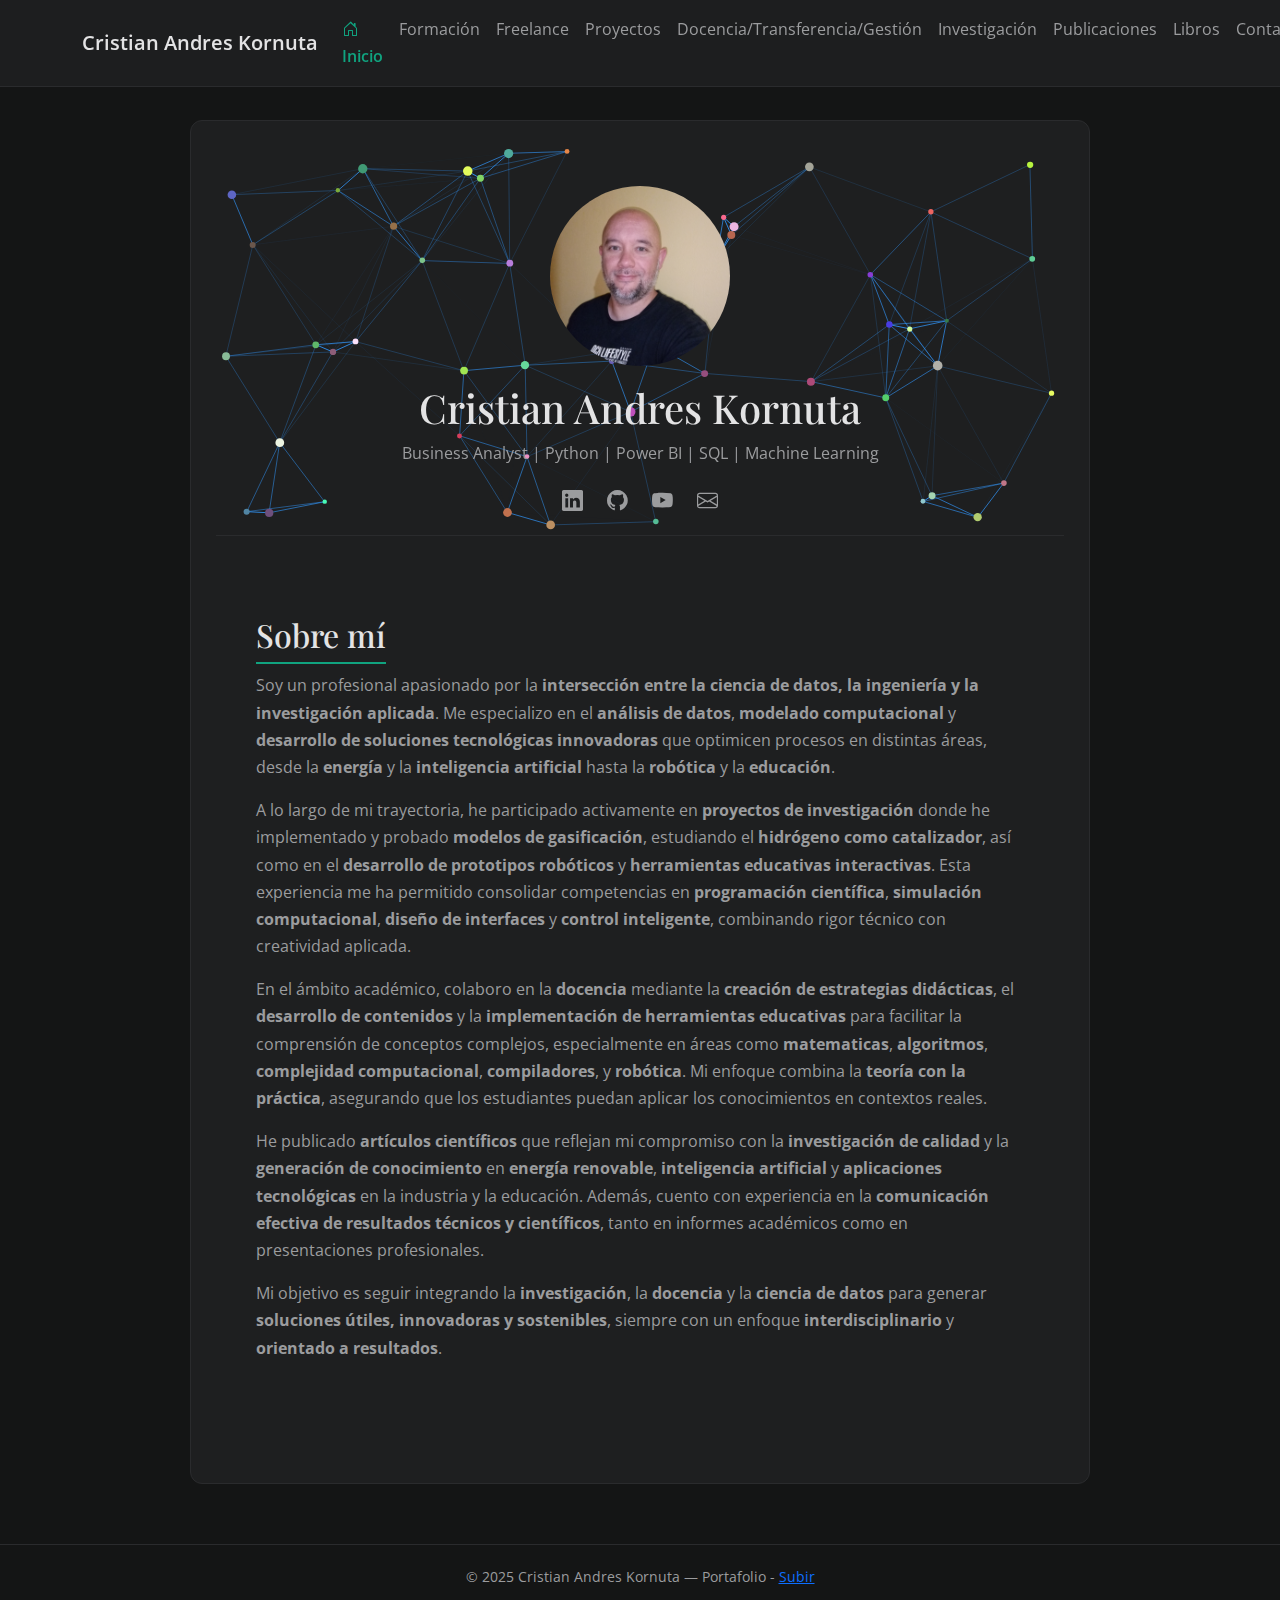
<file: index.html>
<!DOCTYPE html>
<html lang="es">

<head>
  <meta charset="UTF-8">
  <meta name="viewport" content="width=device-width, initial-scale=1.0">
  <title>Portafolio | Data Analytics</title>

  <!-- Fuentes elegantes -->
  <link
    href="https://fonts.googleapis.com/css2?family=Playfair+Display:wght@400;600&family=Open+Sans:wght@300;400;600&display=swap"
    rel="stylesheet">

  <!-- Bootstrap -->
  <link href="https://cdn.jsdelivr.net/npm/bootstrap@5.3.0-alpha1/dist/css/bootstrap.min.css" rel="stylesheet" />

  <!-- Iconos -->
  <link href="https://cdn.jsdelivr.net/npm/bootstrap-icons/font/bootstrap-icons.css" rel="stylesheet" />

  <!-- Estilos personalizados -->
  <link rel="stylesheet" href="assets/css/style.css">
</head>

<body>
  <!-- Navbar -->
  <nav class="navbar navbar-expand-lg fixed-top">
    <div class="container">
      <a class="navbar-brand fw-semibold" href="index.html">Cristian Andres Kornuta</a>
      <button class="navbar-toggler" type="button" data-bs-toggle="collapse" data-bs-target="#navbarNav">
        <span class="navbar-toggler-icon"></span>
      </button>
      <div class="collapse navbar-collapse justify-content-end" id="navbarNav">
        <ul class="navbar-nav">
          <li class="nav-item"><a class="nav-link active" href="index.html"><i class="bi bi-house-door"></i> Inicio</a>
          </li>
          <li class="nav-item"><a class="nav-link" href="formacion.html">Formación</a></li>
          <li class="nav-item"><a class="nav-link" href="freelance.html">Freelance</a></li>
          <li class="nav-item"><a class="nav-link" href="proyecto.html">Proyectos</a></li>
          <li class="nav-item"><a class="nav-link" href="docencia.html">Docencia/Transferencia/Gestión</a></li>
          <li class="nav-item"><a class="nav-link" href="investigacion.html">Investigación</a></li>
          <li class="nav-item"><a class="nav-link" href="publicaciones.html">Publicaciones</a></li>
          <li class="nav-item"><a class="nav-link" href="libros.html">Libros</a></li>
          <li class="nav-item"><a class="nav-link" href="contacto.html">Contacto</a></li>
        </ul>
      </div>
    </div>
  </nav>

  <!-- Contenedor principal -->
  <div class="container-main">

    <!-- Perfil con animación de fondo -->
    <div class="profile-wrapper">
      <canvas id="dataCanvas"></canvas>
      <div class="profile">
        <img src="assets/img/IMG_20251106_153938.jpg" alt="Foto de perfil">
        <h1>Cristian Andres Kornuta </h1>
        <p>Business Analyst | Python | Power BI | SQL | Machine Learning</p>
        <div class="social-links">
          <a href="#"><i class="bi bi-linkedin"></i></a>
          <a href="https://github.com/cristiankornuta" target="_blank"><i class="bi bi-github"></i></a>
          <a href="#"><i class="bi bi-youtube"></i></a>
          <a href="mailto:cristian.kornuta@yahoo.com.ar"><i class="bi bi-envelope"></i></a>
        </div>
      </div>
    </div>

    <!-- Sobre mí -->
    <div class="section about">
      <div class="section about">
        <h2>Sobre mí</h2>
        <p>
          Soy un profesional apasionado por la <strong>intersección entre la ciencia de datos, la ingeniería y la
            investigación aplicada</strong>. Me especializo en el <strong>análisis de datos</strong>, <strong>modelado
            computacional</strong> y <strong>desarrollo de soluciones tecnológicas innovadoras</strong> que optimicen
          procesos en distintas áreas, desde la <strong>energía</strong> y la <strong>inteligencia artificial</strong>
          hasta la <strong>robótica</strong> y la <strong>educación</strong>.
        </p>
        <p>
          A lo largo de mi trayectoria, he participado activamente en <strong>proyectos de investigación</strong> donde
          he implementado y probado <strong>modelos de gasificación</strong>, estudiando el <strong>hidrógeno como
            catalizador</strong>, así como en el <strong>desarrollo de prototipos robóticos</strong> y
          <strong>herramientas educativas interactivas</strong>. Esta experiencia me ha permitido consolidar
          competencias en <strong>programación científica</strong>, <strong>simulación computacional</strong>,
          <strong>diseño de interfaces</strong> y <strong>control inteligente</strong>, combinando rigor técnico con
          creatividad aplicada.
        </p>
        <p>
          En el ámbito académico, colaboro en la <strong>docencia</strong> mediante la <strong>creación de estrategias
            didácticas</strong>, el <strong>desarrollo de contenidos</strong> y la <strong>implementación de
            herramientas educativas</strong> para facilitar la comprensión de conceptos complejos, especialmente en
          áreas como <strong>matematicas</strong>, <strong>algoritmos</strong>, <strong>complejidad
            computacional</strong>,
          <strong>compiladores</strong>, y <strong>robótica</strong>. Mi enfoque combina la <strong>teoría con la
            práctica</strong>,
          asegurando que los estudiantes puedan aplicar los conocimientos en contextos reales.
        </p>
        <p>
          He publicado <strong>artículos científicos</strong> que reflejan mi compromiso con la <strong>investigación de
            calidad</strong> y la <strong>generación de conocimiento</strong> en <strong>energía renovable</strong>,
          <strong>inteligencia artificial</strong> y <strong>aplicaciones tecnológicas</strong> en la industria y la
          educación. Además, cuento con experiencia en la <strong>comunicación efectiva de resultados técnicos y
            científicos</strong>, tanto en informes académicos como en presentaciones profesionales.
        </p>
        <p>
          Mi objetivo es seguir integrando la <strong>investigación</strong>, la <strong>docencia</strong> y la
          <strong>ciencia de datos</strong> para generar <strong>soluciones útiles, innovadoras y sostenibles</strong>,
          siempre con un enfoque <strong>interdisciplinario</strong> y <strong>orientado a resultados</strong>.
        </p>
      </div>
    </div>
  </div>

  <footer>
    © 2025 Cristian Andres Kornuta — Portafolio - <a href="#" id="scrollTopLink"> Subir</a>
  </footer>

  <!-- Scripts -->
  <script src="https://cdn.jsdelivr.net/npm/bootstrap@5.3.0-alpha1/dist/js/bootstrap.bundle.min.js"></script>
  <script src="assets/js/animation.js"></script>
</body>

</html>
</file>
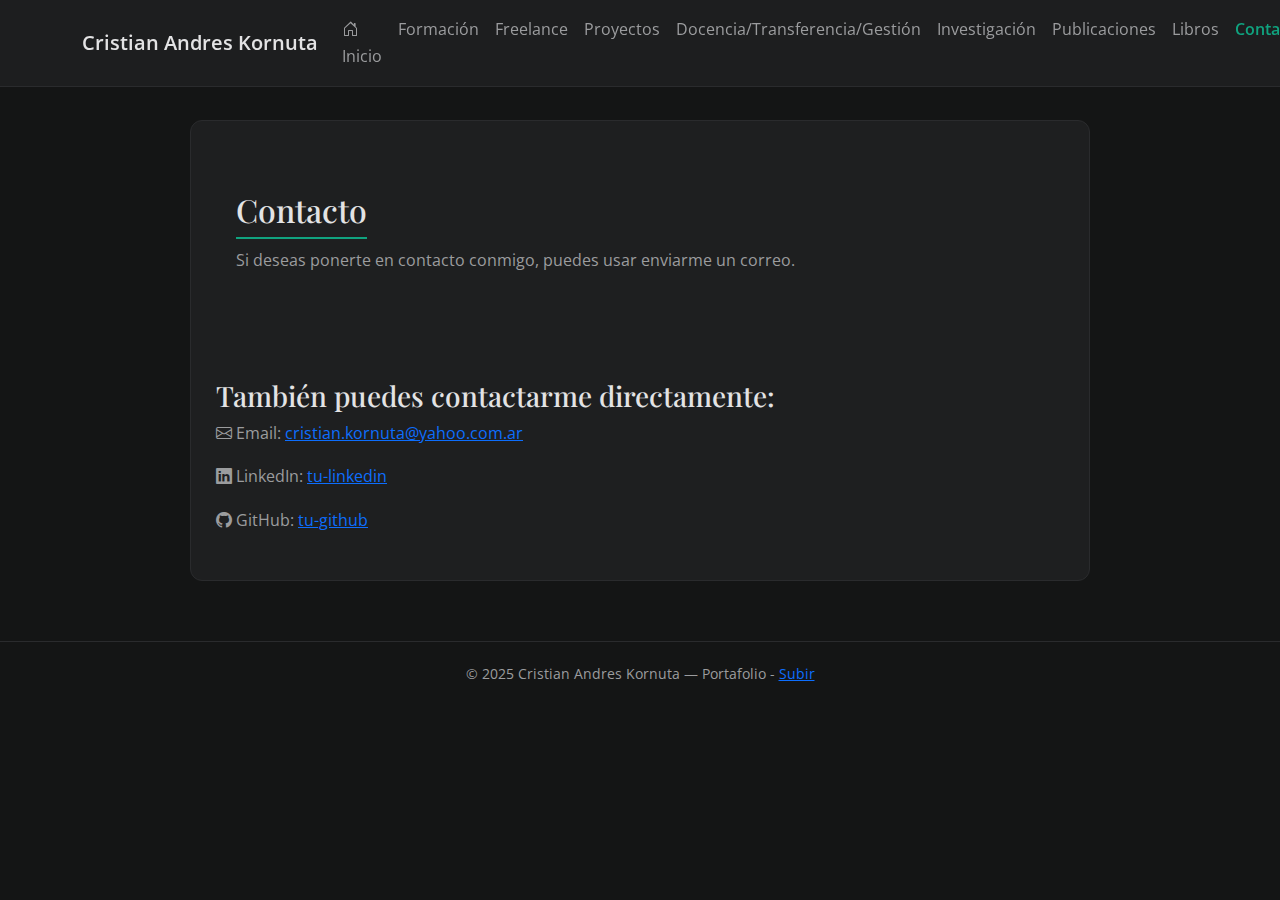
<file: contacto.html>
<!DOCTYPE html>
<html lang="es">

<head>
  <meta charset="UTF-8">
  <meta name="viewport" content="width=device-width, initial-scale=1.0">
  <title>Contacto | Data Analytics</title>

  <!-- Fuentes elegantes -->
  <link
    href="https://fonts.googleapis.com/css2?family=Playfair+Display:wght@400;600&family=Open+Sans:wght@300;400;600&display=swap"
    rel="stylesheet">

  <!-- Bootstrap -->
  <link href="https://cdn.jsdelivr.net/npm/bootstrap@5.3.0-alpha1/dist/css/bootstrap.min.css" rel="stylesheet" />

  <!-- Iconos -->
  <link href="https://cdn.jsdelivr.net/npm/bootstrap-icons/font/bootstrap-icons.css" rel="stylesheet" />

  <!-- Estilos personalizados -->
  <link rel="stylesheet" href="assets/css/style.css">
</head>

<body>
  <!-- Navbar -->
  <nav class="navbar navbar-expand-lg fixed-top">
    <div class="container">
      <a class="navbar-brand fw-semibold" href="index.html">Cristian Andres Kornuta</a>
      <button class="navbar-toggler" type="button" data-bs-toggle="collapse" data-bs-target="#navbarNav">
        <span class="navbar-toggler-icon"></span>
      </button>
      <div class="collapse navbar-collapse justify-content-end" id="navbarNav">
        <ul class="navbar-nav">
          <li class="nav-item"><a class="nav-link" href="index.html"><i class="bi bi-house-door"></i> Inicio</a></li>
          <li class="nav-item"><a class="nav-link" href="formacion.html">Formación</a></li>
          <li class="nav-item"><a class="nav-link" href="freelance.html">Freelance</a></li>
          <li class="nav-item"><a class="nav-link" href="proyecto.html">Proyectos</a></li>
          <li class="nav-item"><a class="nav-link" href="docencia.html">Docencia/Transferencia/Gestión</a></li>
          <li class="nav-item"><a class="nav-link" href="investigacion.html">Investigación</a></li>
          <li class="nav-item"><a class="nav-link" href="publicaciones.html">Publicaciones</a></li>
          <li class="nav-item"><a class="nav-link" href="libros.html">Libros</a></li>
          <li class="nav-item"><a class="nav-link active" href="contacto.html">Contacto</a></li>
        </ul>
      </div>
    </div>
  </nav>

  <!-- Contenedor principal -->
  <div class="container-main" style="padding-top: 30px; padding-bottom: 30px;">

    <!-- Título -->
    <div class="section about">
      <h2>Contacto</h2>
      <p>Si deseas ponerte en contacto conmigo, puedes usar enviarme un correo.</p>
    </div>
    <!-- Información de contacto -->
    <div class="section contact-info mt-5">
      <h3>También puedes contactarme directamente:</h3>
      <p><i class="bi bi-envelope"></i> Email: <a
          href="mailto:cristian.kornuta@yahoo.com.ar">cristian.kornuta@yahoo.com.ar</a></p>
      <p><i class="bi bi-linkedin"></i> LinkedIn: <a href="#">tu-linkedin</a></p>
      <p><i class="bi bi-github"></i> GitHub: <a href="#">tu-github</a></p>
    </div>
  </div>

  <footer>
    © 2025 Cristian Andres Kornuta — Portafolio - <a href="#" id="scrollTopLink"> Subir</a>
  </footer>

  <!-- Scripts -->
  <script src="https://cdn.jsdelivr.net/npm/bootstrap@5.3.0-alpha1/dist/js/bootstrap.bundle.min.js"></script>
</body>

</html>
</file>
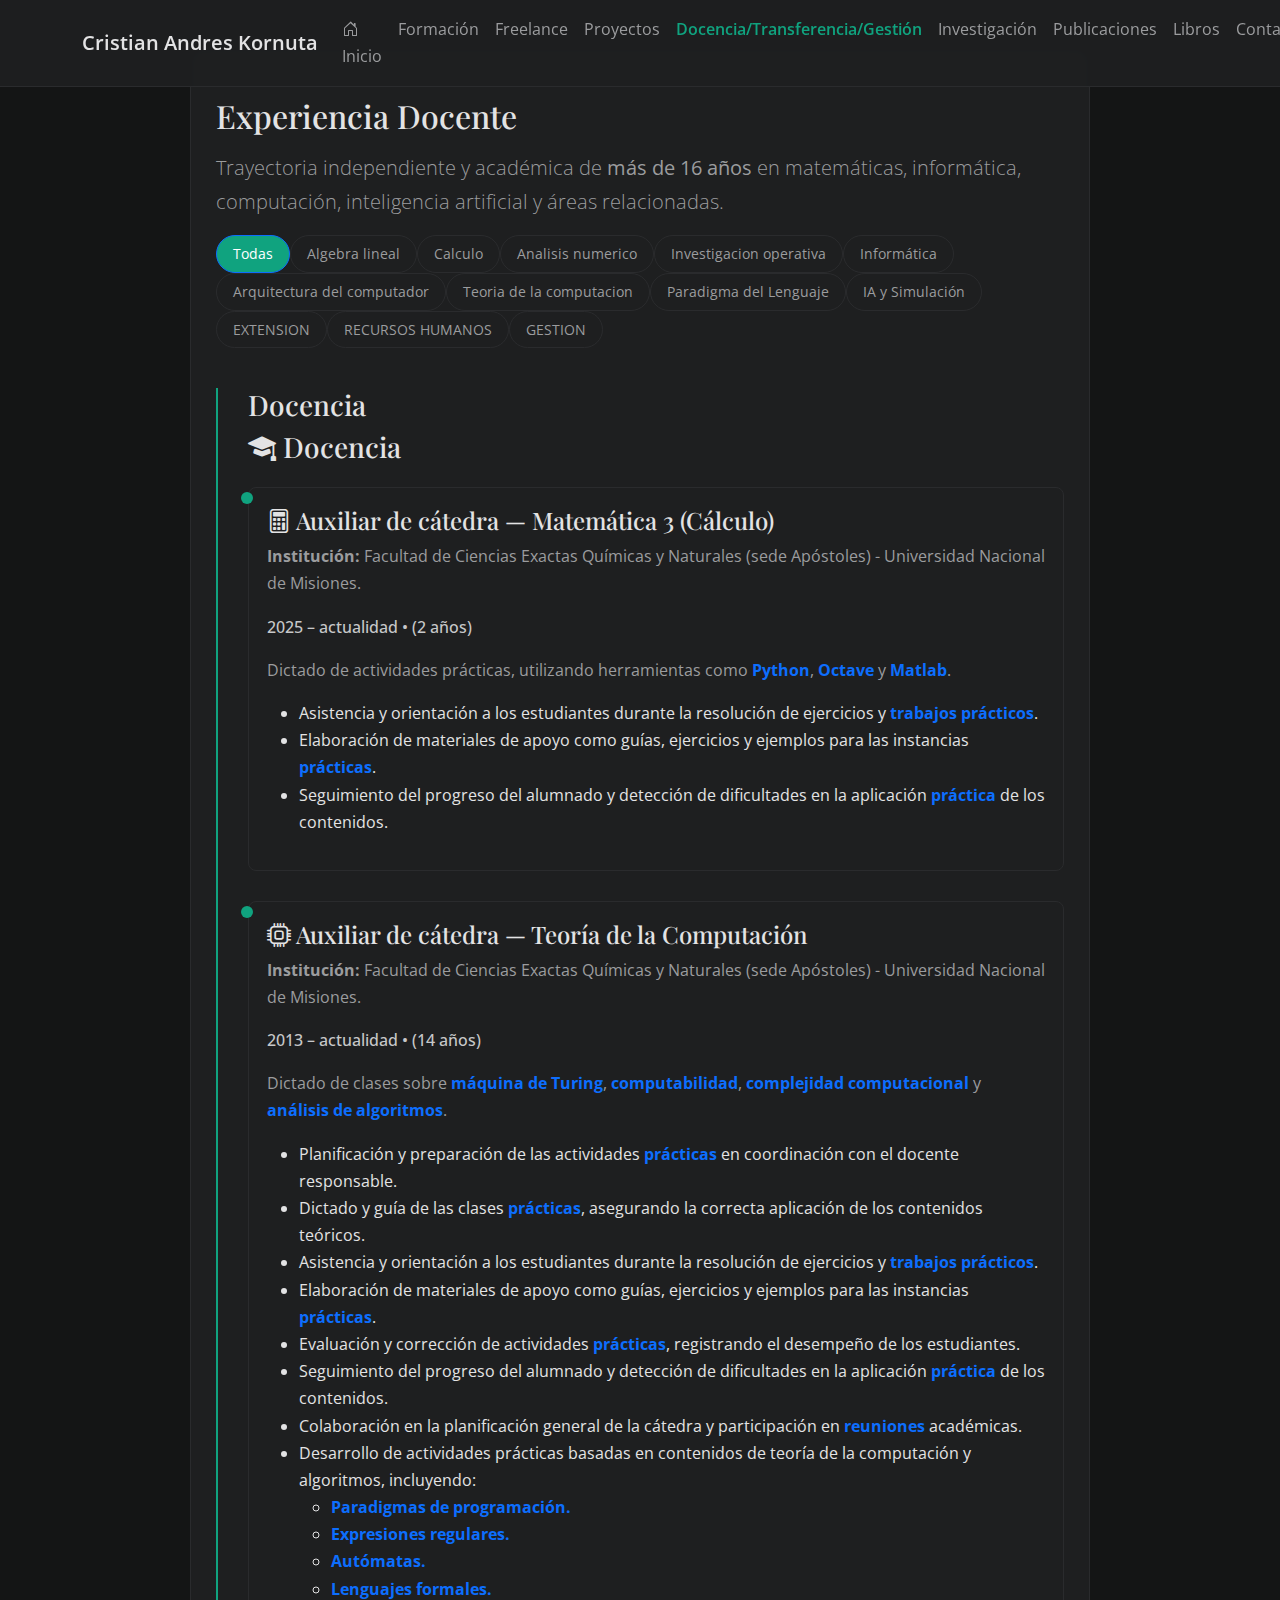
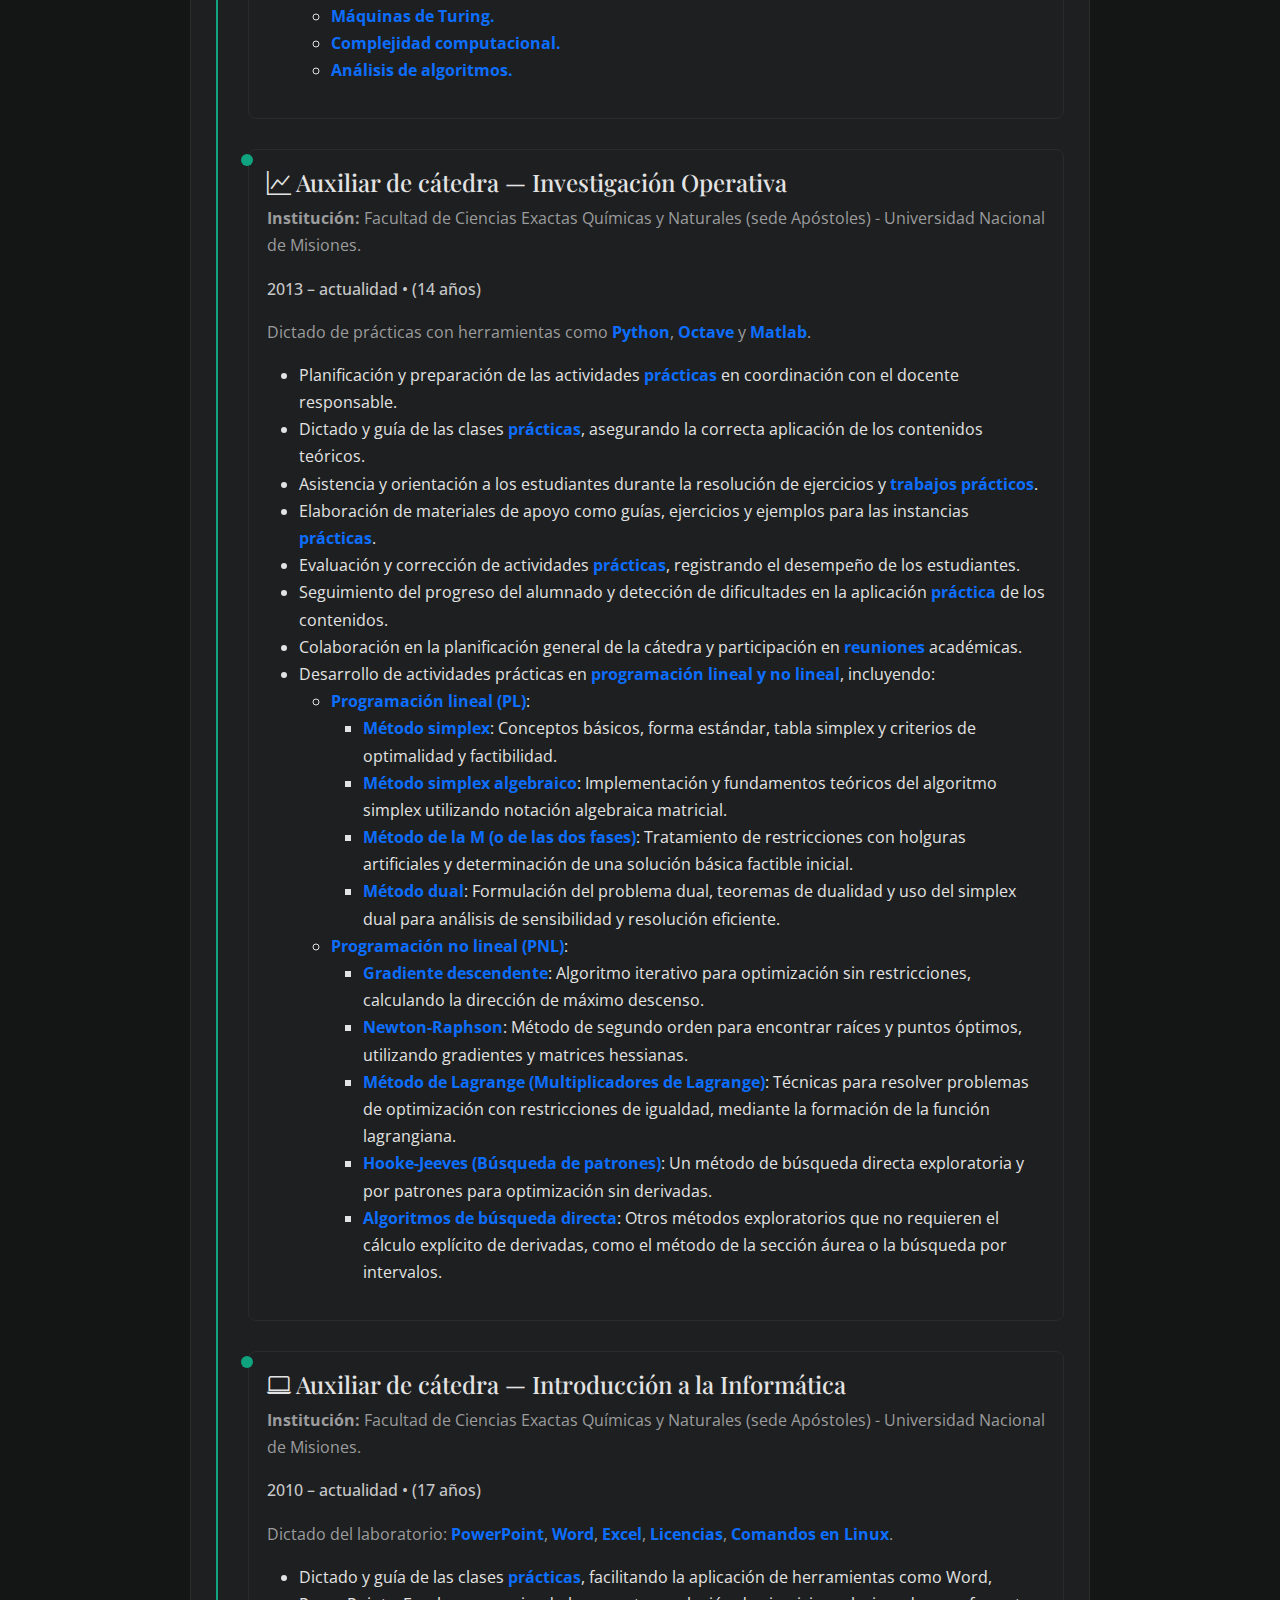
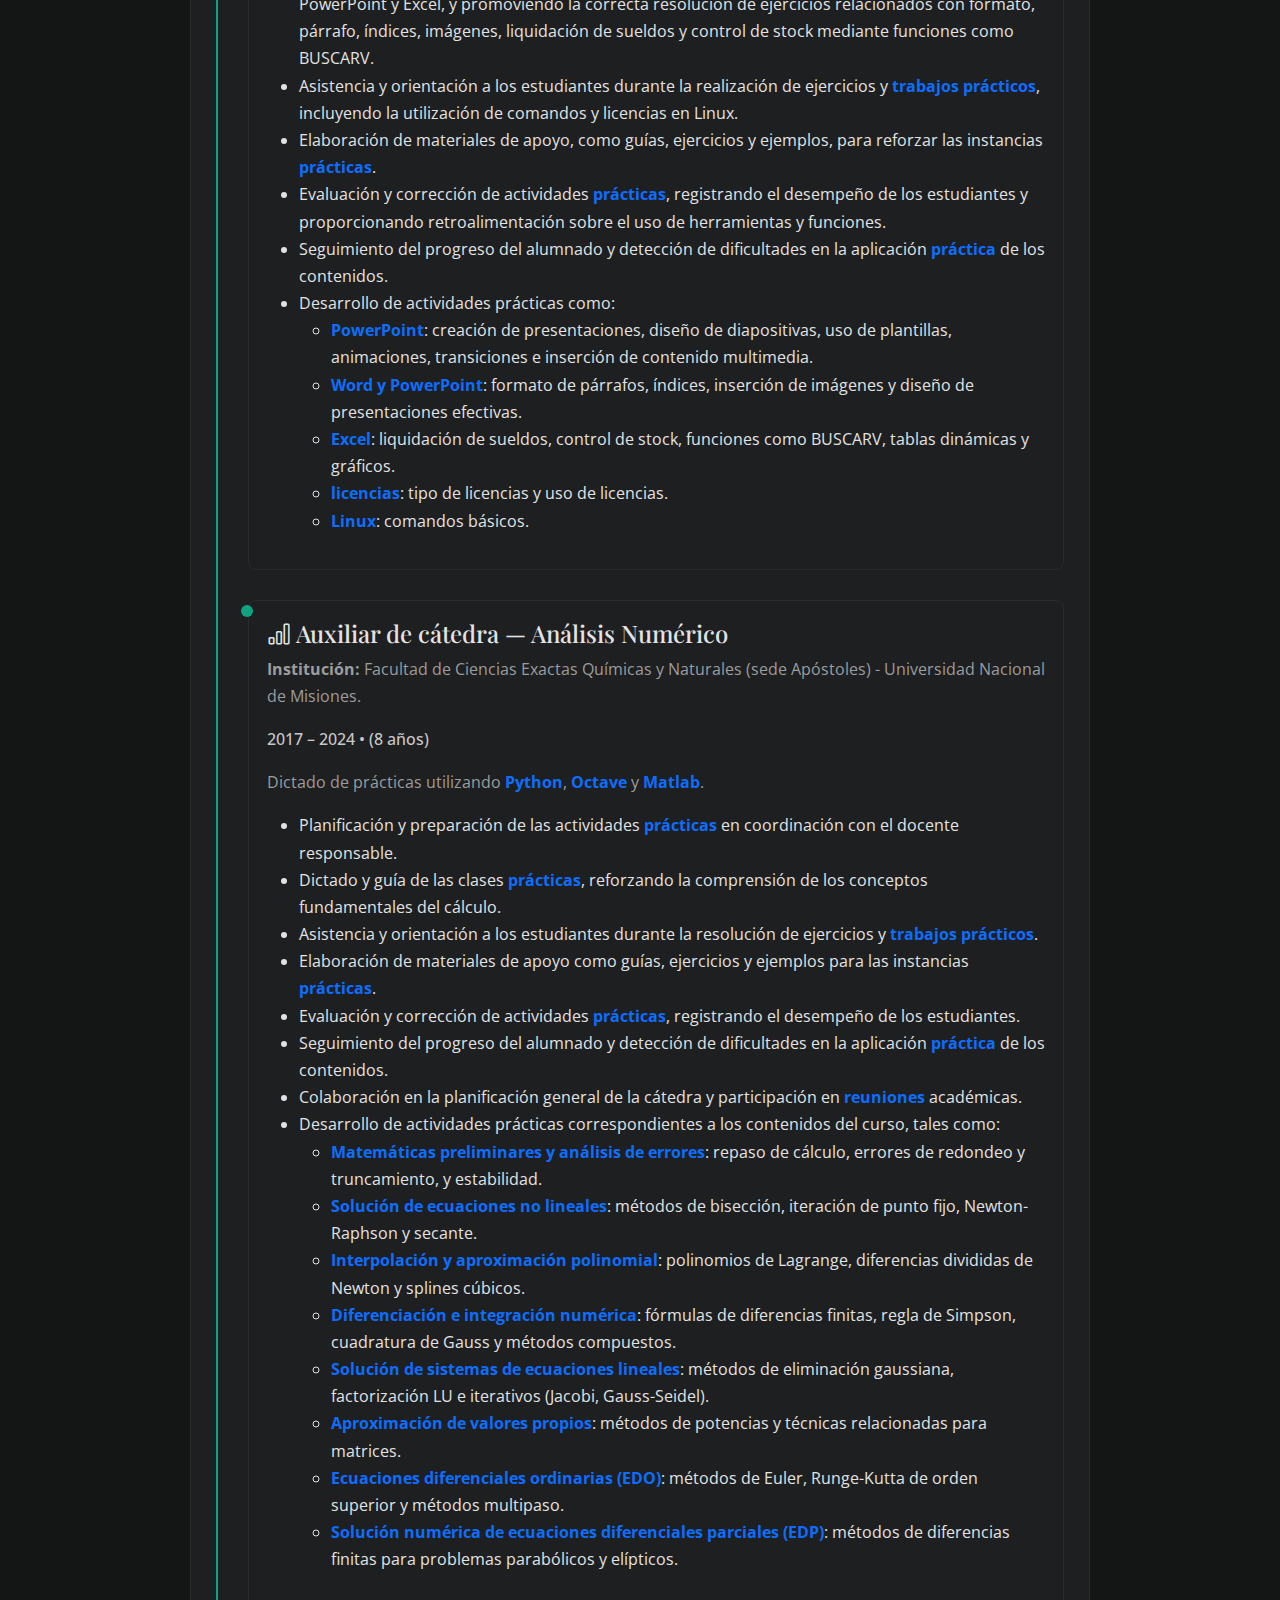
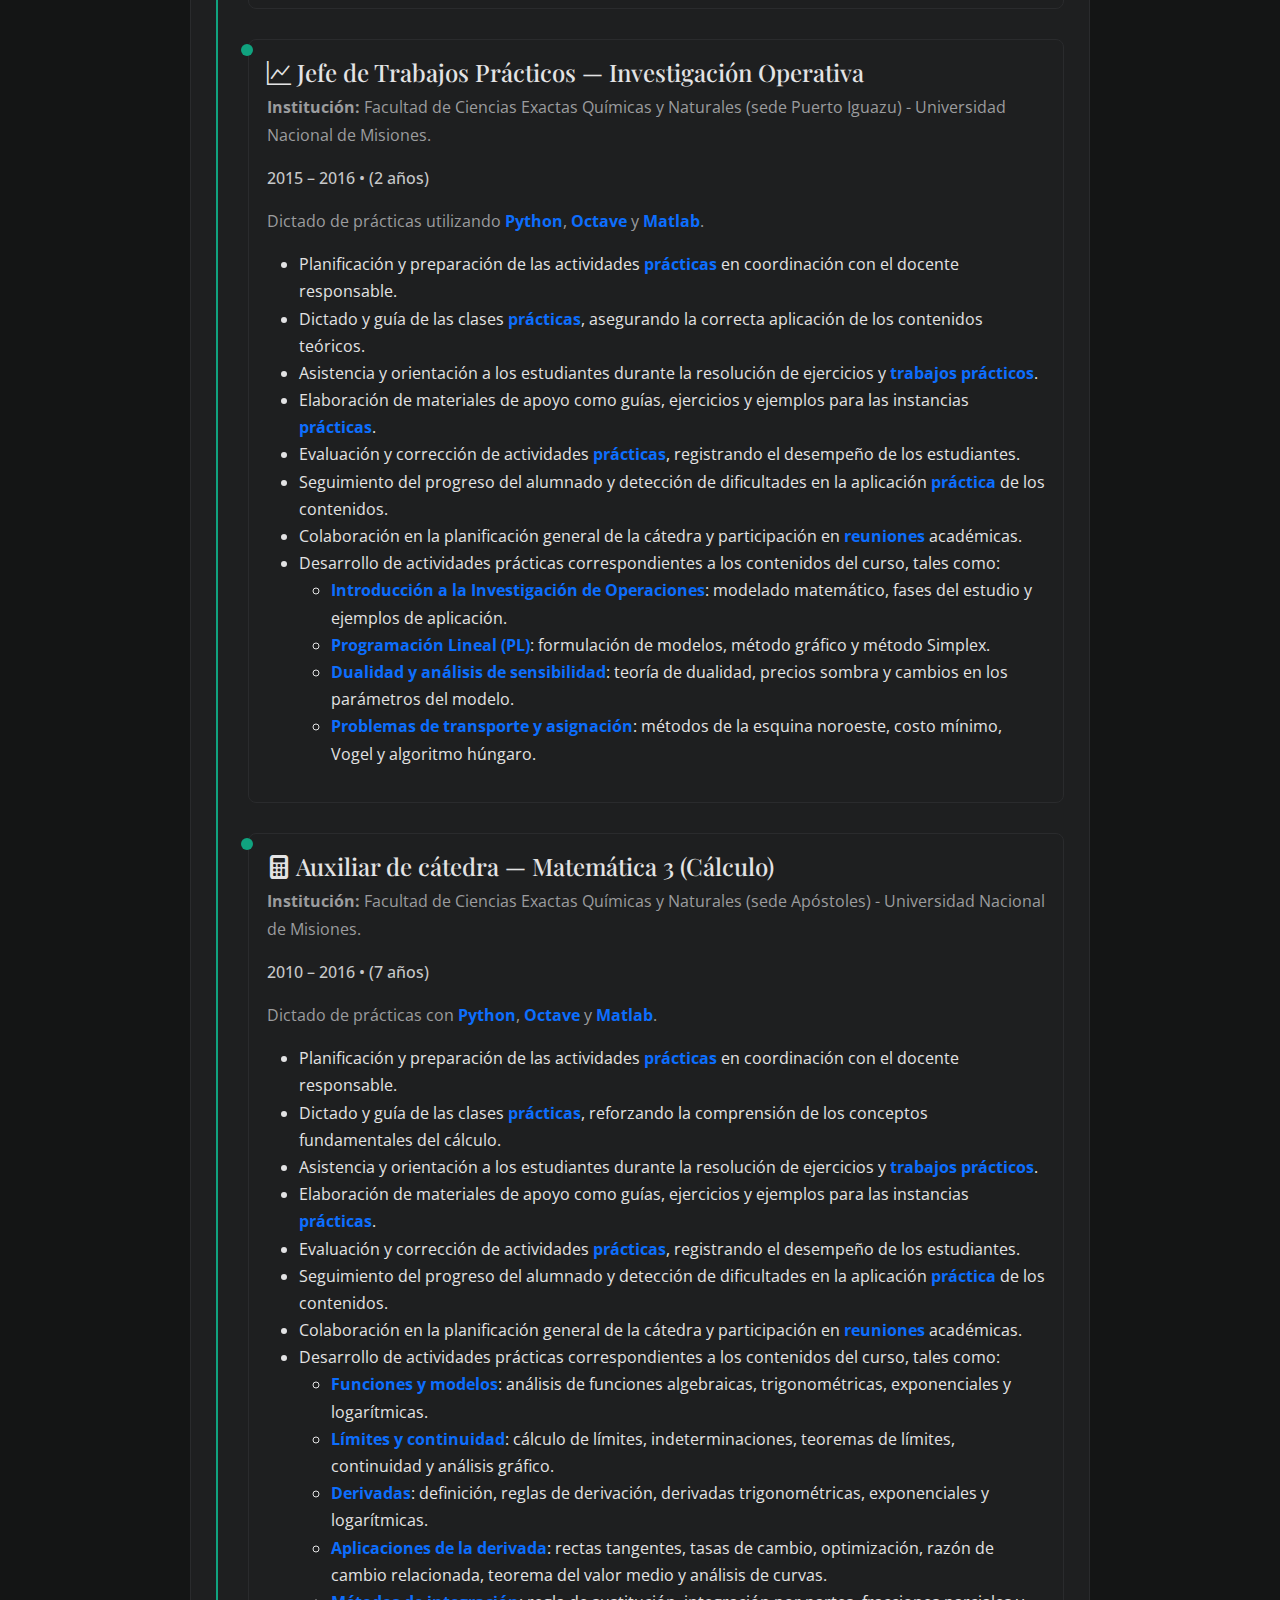
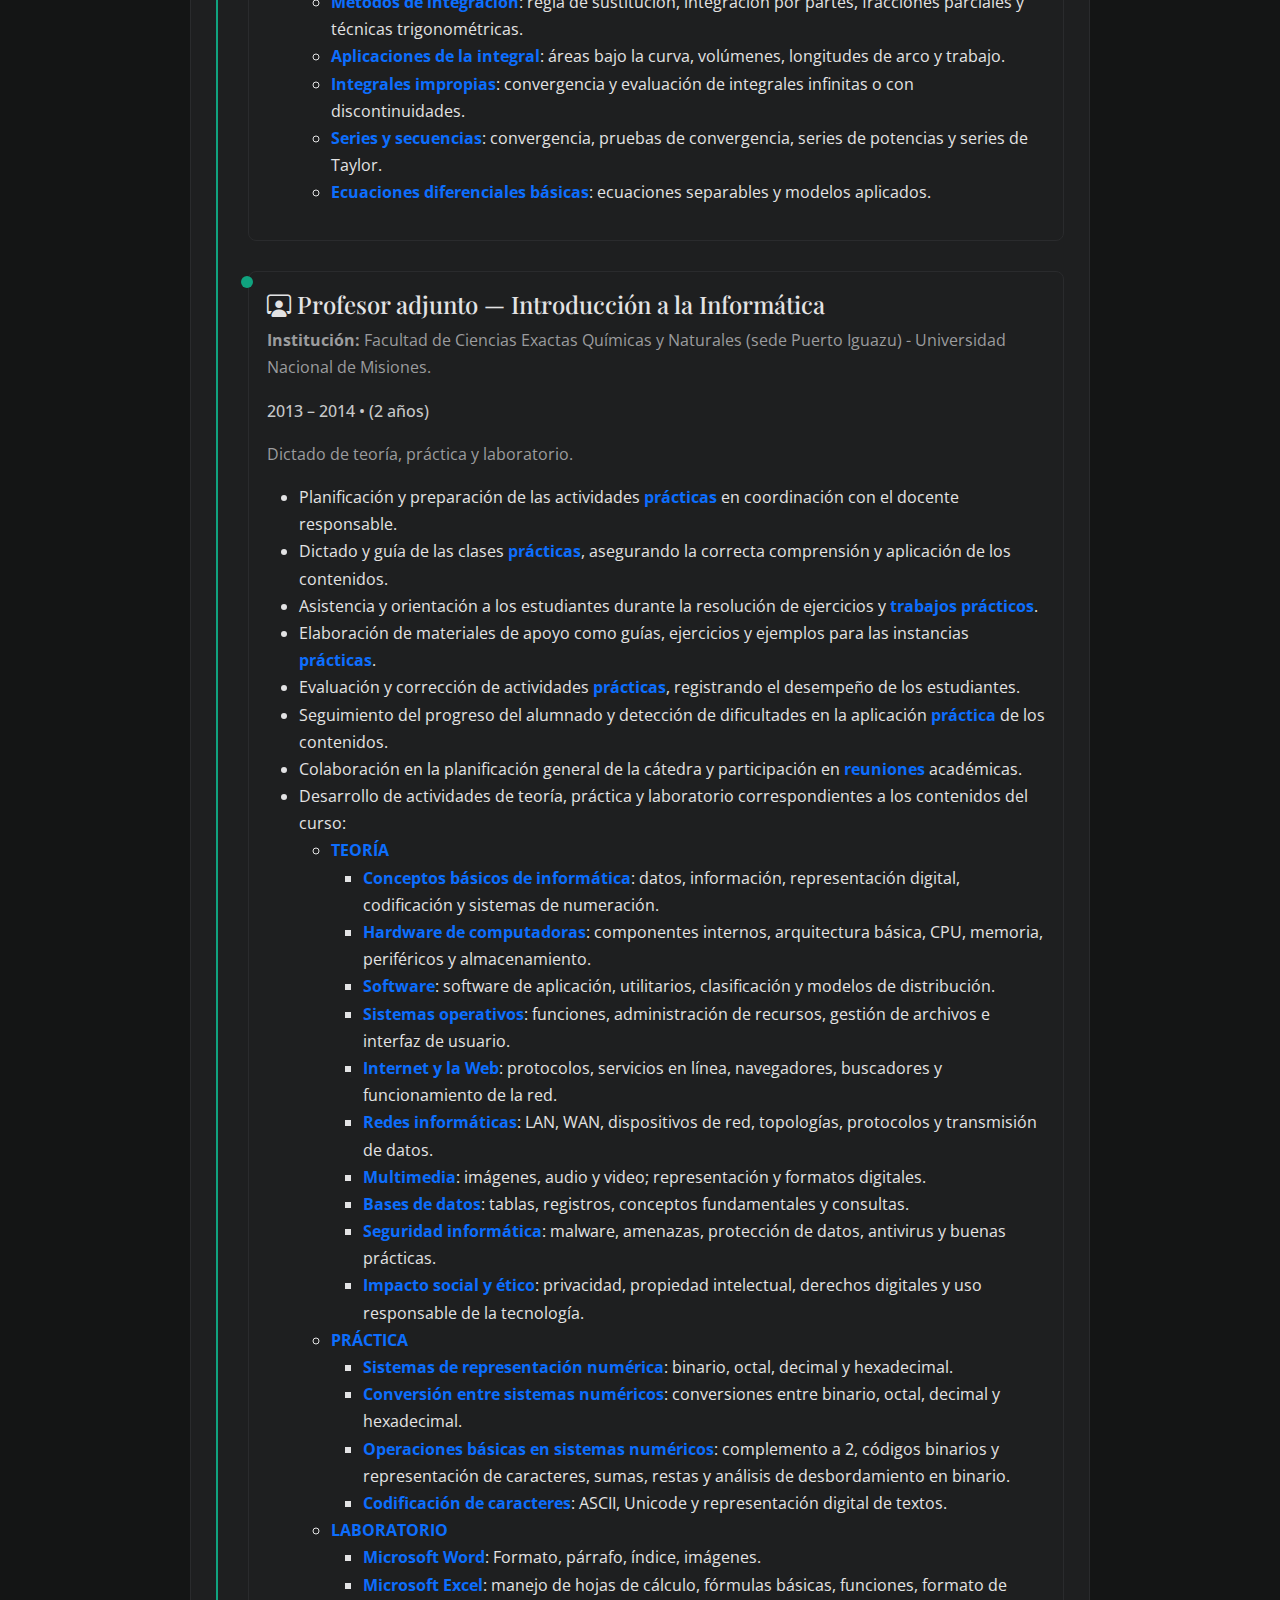
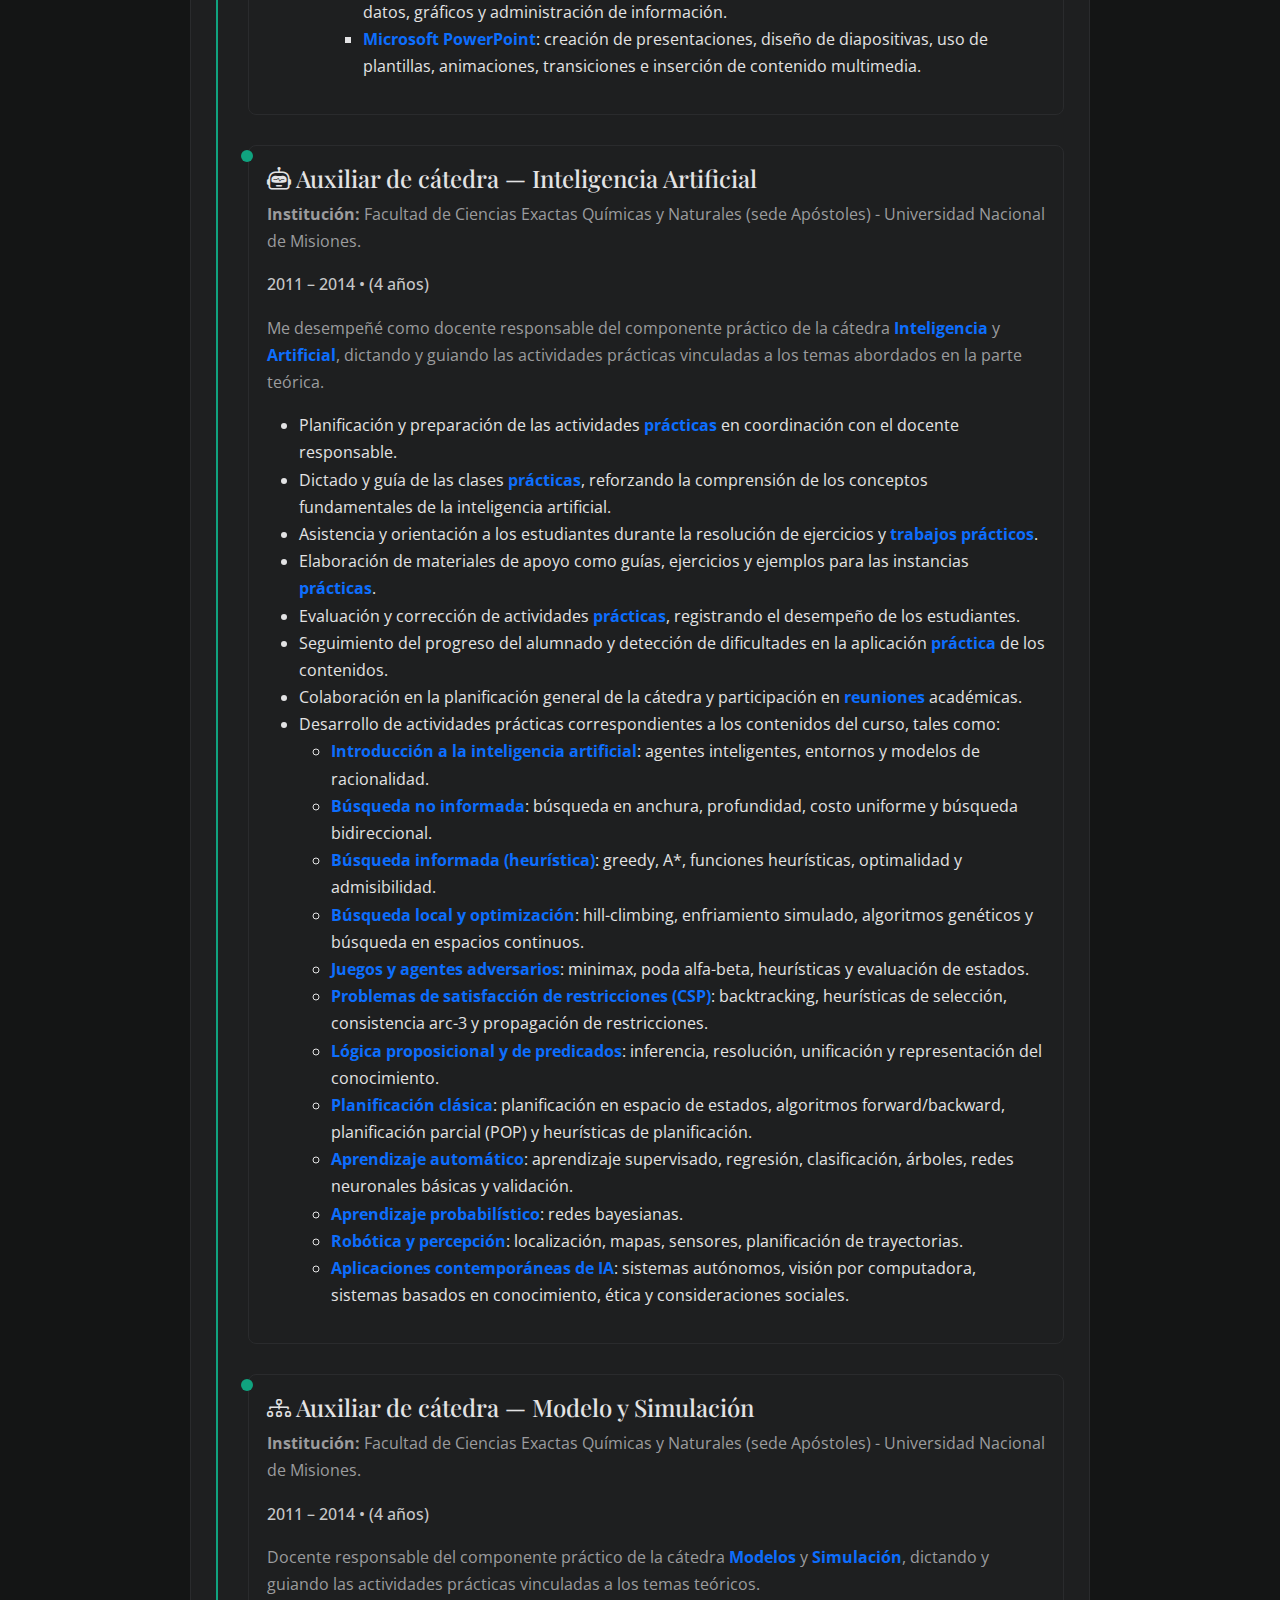
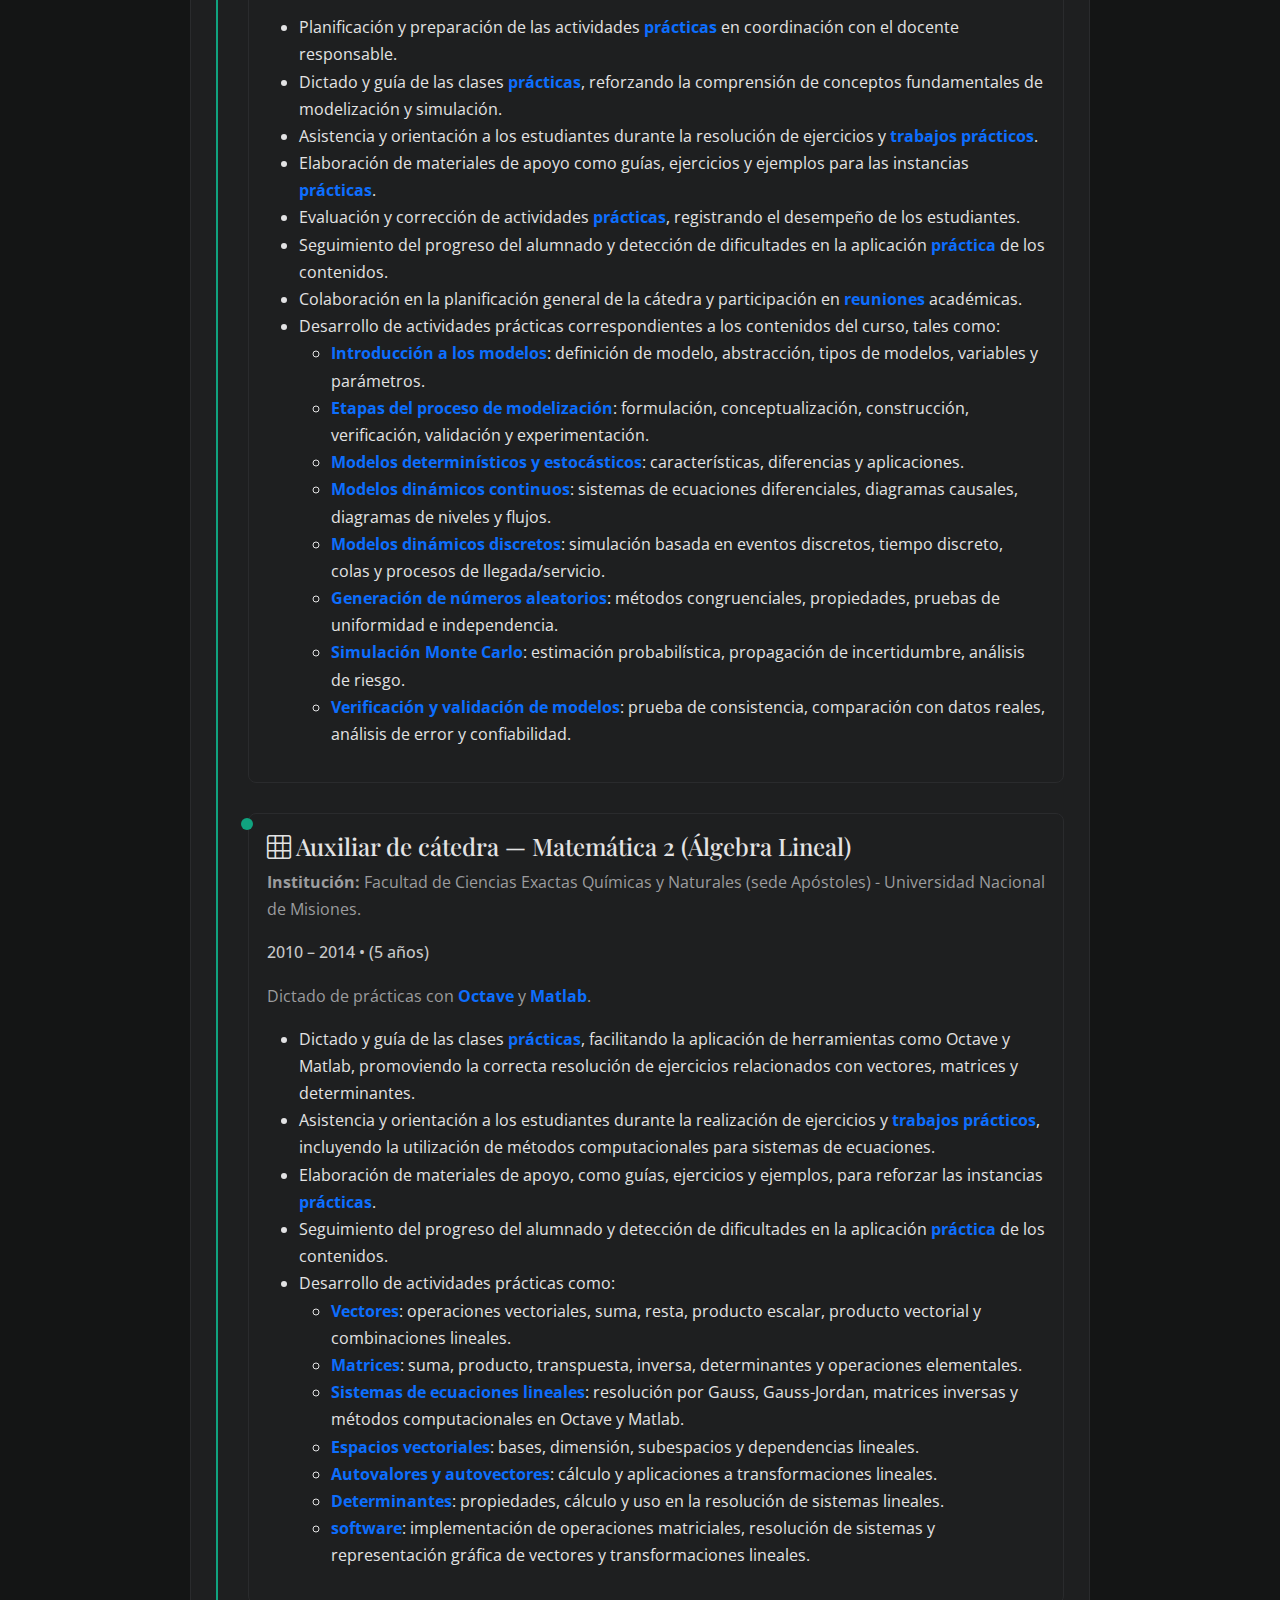
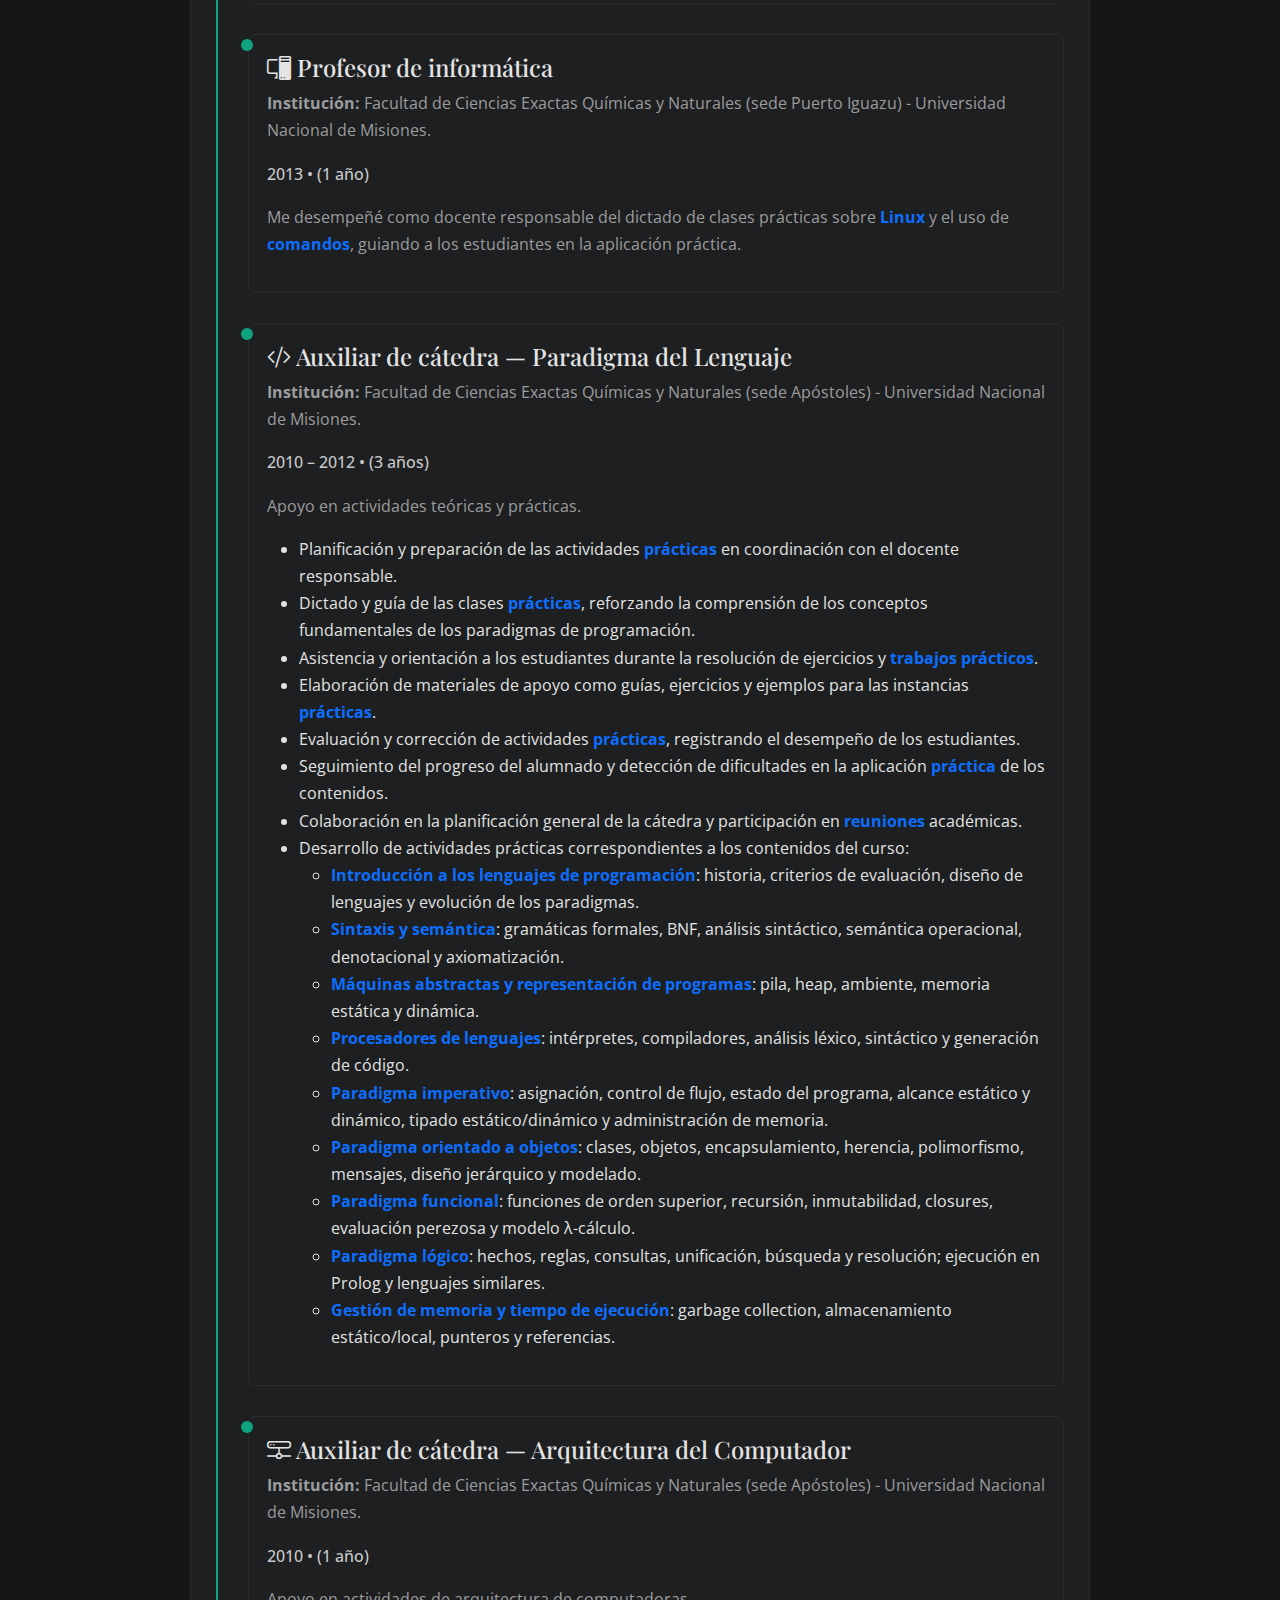
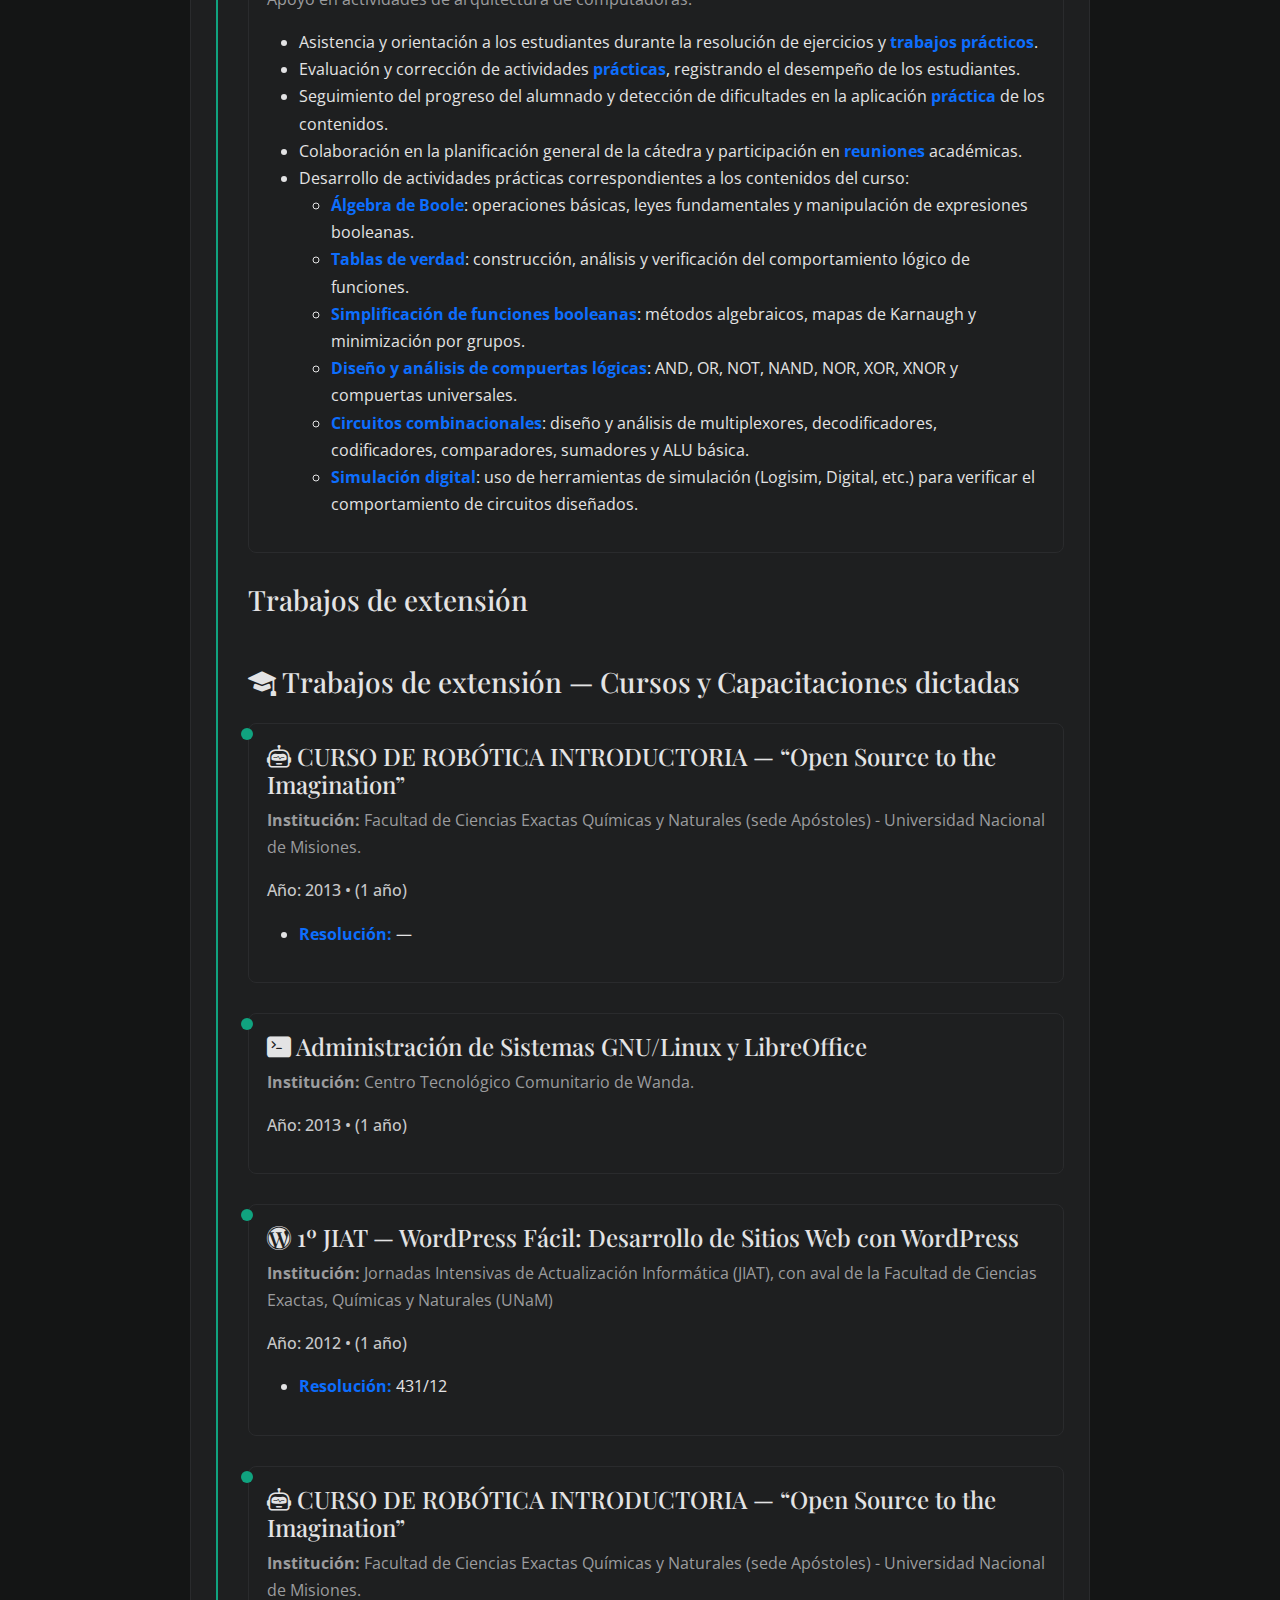
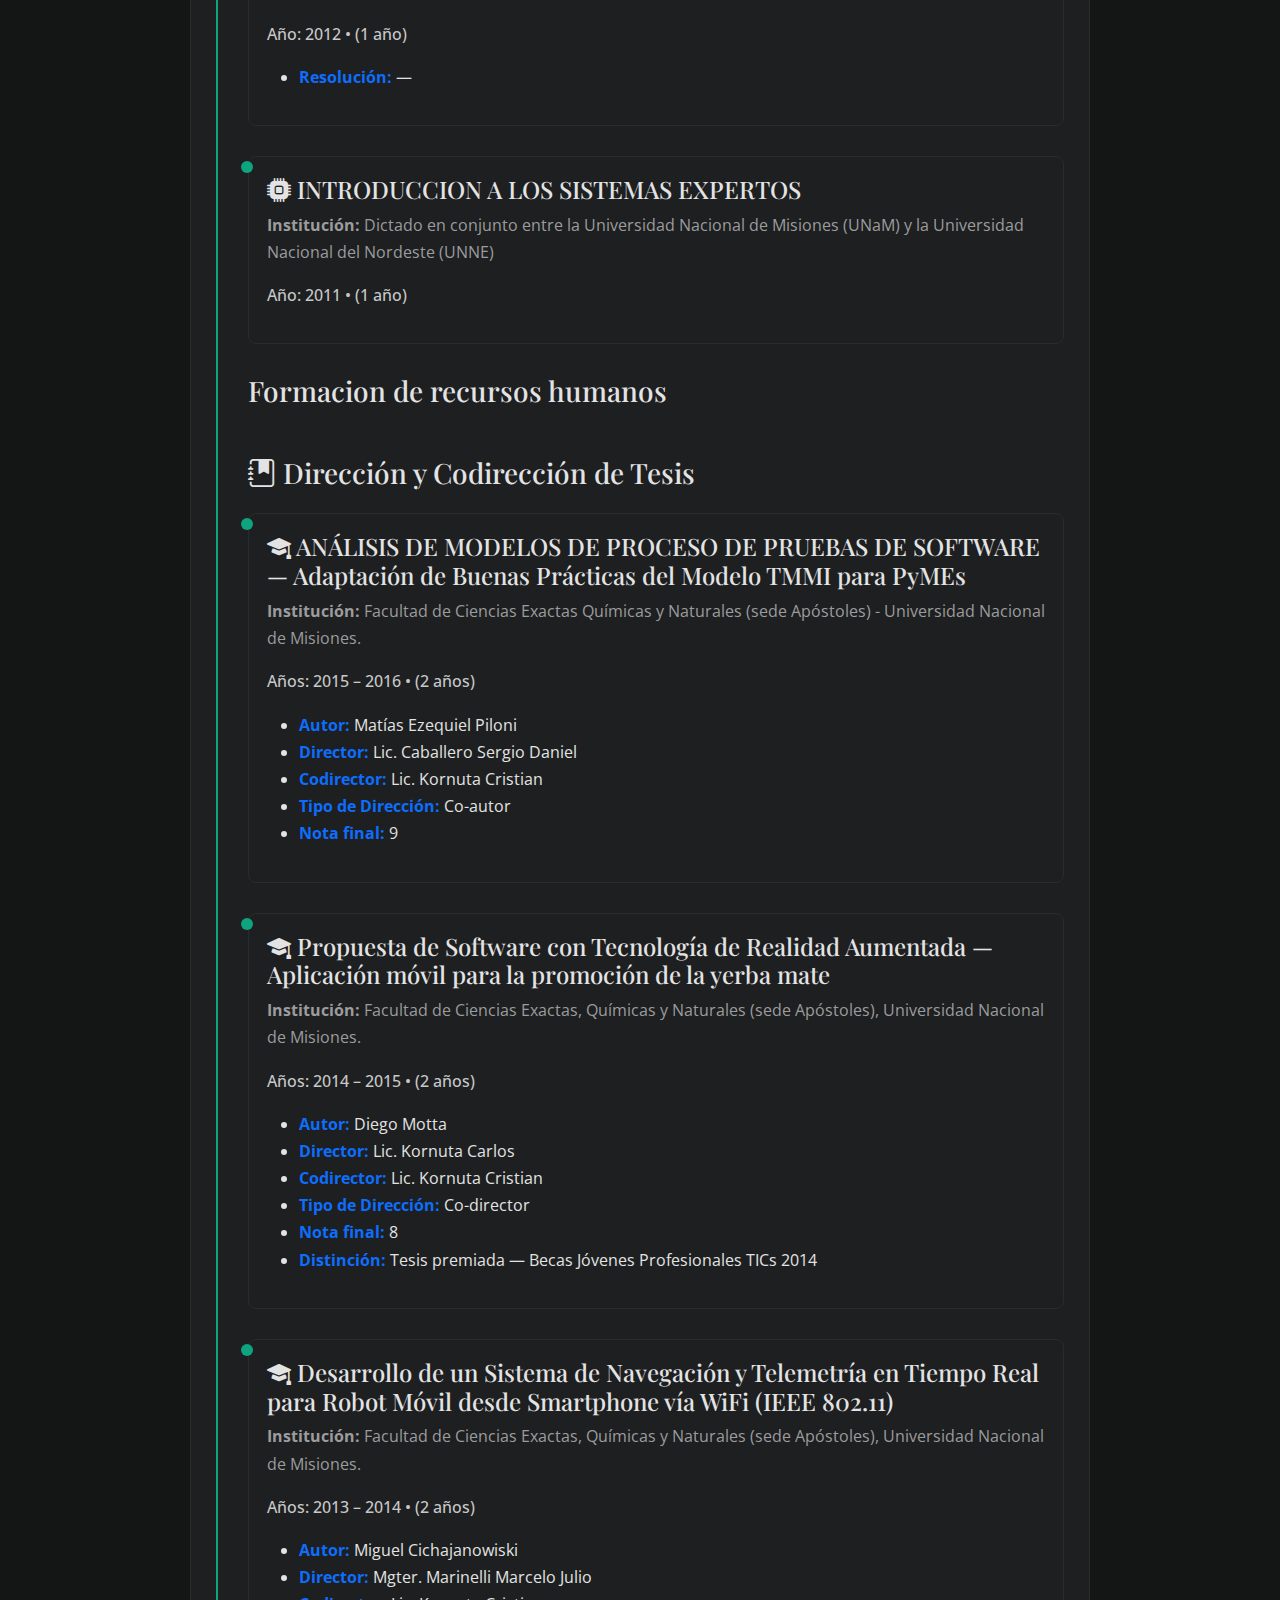
<file: docencia.html>
<!DOCTYPE html>
<html lang="es">

<head>
  <meta charset="UTF-8">
  <meta name="viewport" content="width=device-width, initial-scale=1.0">
  <title>Docencia | Portafolio</title>

  <!-- Fuentes -->
  <link
    href="https://fonts.googleapis.com/css2?family=Playfair+Display:wght@400;600&family=Open+Sans:wght@300;400;600&display=swap"
    rel="stylesheet">

  <!-- Bootstrap -->
  <link href="https://cdn.jsdelivr.net/npm/bootstrap@5.3.0-alpha1/dist/css/bootstrap.min.css" rel="stylesheet" />

  <!-- Iconos -->
  <link href="https://cdn.jsdelivr.net/npm/bootstrap-icons/font/bootstrap-icons.css" rel="stylesheet" />

  <!-- Estilos -->
  <link rel="stylesheet" href="assets/css/style.css">
</head>

<body>

  <!-- Navbar -->
  <nav class="navbar navbar-expand-lg fixed-top">
    <div class="container">
      <a class="navbar-brand fw-semibold" href="index.html">Cristian Andres Kornuta</a>
      <button class="navbar-toggler" type="button" data-bs-toggle="collapse" data-bs-target="#navbarNav">
        <span class="navbar-toggler-icon"></span>
      </button>
      <div class="collapse navbar-collapse justify-content-end" id="navbarNav">
        <ul class="navbar-nav">
          <li class="nav-item"><a class="nav-link" href="index.html"><i class="bi bi-house-door"></i> Inicio</a></li>
          <li class="nav-item"><a class="nav-link" href="formacion.html">Formación</a></li>
          <li class="nav-item"><a class="nav-link" href="freelance.html">Freelance</a></li>
          <li class="nav-item"><a class="nav-link" href="proyecto.html">Proyectos</a></li>
          <li class="nav-item"><a class="nav-link active" href="docencia.html">Docencia/Transferencia/Gestión</a></li>
          <li class="nav-item"><a class="nav-link" href="investigacion.html">Investigación</a></li>
          <li class="nav-item"><a class="nav-link" href="publicaciones.html">Publicaciones</a></li>
          <li class="nav-item"><a class="nav-link" href="libros.html">Libros</a></li>
          <li class="nav-item"><a class="nav-link" href="contacto.html">Contacto</a></li>
        </ul>
      </div>
    </div>
  </nav>

  <div class="container-main mt-5 pt-5">
    <h2 class="mb-3">Experiencia Docente</h2>
    <p class="lead">Trayectoria independiente y académica de <b>más de 16 años</b> en matemáticas, informática,
      computación, inteligencia artificial y áreas relacionadas.</p>

    <!-- Filtros -->
    <div class="mb-4 d-flex flex-wrap justify-content-start">
      <button class="btn btn-outline-primary filter-btn active" data-filter="all">Todas</button>
      <button class="btn btn-outline-primary filter-btn" data-filter="AL">Algebra lineal</button>
      <button class="btn btn-outline-primary filter-btn" data-filter="CL">Calculo</button>
      <button class="btn btn-outline-primary filter-btn" data-filter="AN">Analisis numerico</button>
      <button class="btn btn-outline-primary filter-btn" data-filter="IO">Investigacion operativa</button>
      <button class="btn btn-outline-primary filter-btn" data-filter="informatica">Informática</button>
      <button class="btn btn-outline-primary filter-btn" data-filter="computacion">Arquitectura del computador</button>
      <button class="btn btn-outline-primary filter-btn" data-filter="TC">Teoria de la computacion</button>
      <button class="btn btn-outline-primary filter-btn" data-filter="PC">Paradigma del Lenguaje</button>
      <button class="btn btn-outline-primary filter-btn" data-filter="ia">IA y Simulación</button>
      <button class="btn btn-outline-primary filter-btn" data-filter="extension">EXTENSION</button>
      <button class="btn btn-outline-primary filter-btn" data-filter="rrhh">RECURSOS HUMANOS</button>
      <button class="btn btn-outline-primary filter-btn" data-filter="gestion">GESTION</button>
    </div>

    <!-- TIMELINE -->
    <div class="timeline">

      <h3>Docencia </h3>

      <h3 class="section-title mb-4">
        <i class="bi bi-mortarboard-fill"></i> Docencia
      </h3>

      <!-- Matemática 3 (Cálculo) — 2025–Actualidad -->
      <div class="timeline-item matematica" data-area="CL">
        <div class="teaching-card">
          <h4><i class="bi bi-calculator"></i> Auxiliar de cátedra — Matemática 3 (Cálculo)</h4>

          <p><strong>Institución:</strong> Facultad de Ciencias Exactas Químicas y Naturales (sede Apóstoles) -
            Universidad Nacional de Misiones.</p>

          <p class="text-muted">2025 – actualidad
            <span class="periodo" data-start=2025 data-end="actual"></span>
          </p>

          <p>
            Dictado de actividades prácticas, utilizando herramientas como
            <strong class="text-primary">Python</strong>,
            <strong class="text-primary">Octave</strong> y
            <strong class="text-primary">Matlab</strong>.
          </p>

          <ul>
            <li>
              Asistencia y orientación a los estudiantes durante la resolución de ejercicios y
              <strong class="text-primary">trabajos prácticos</strong>.
            </li>
            <li>
              Elaboración de materiales de apoyo como guías, ejercicios y ejemplos para las instancias
              <strong class="text-primary">prácticas</strong>.
            </li>
            <li>
              Seguimiento del progreso del alumnado y detección de dificultades en la aplicación
              <strong class="text-primary">práctica</strong> de los contenidos.
            </li>
          </ul>
        </div>
      </div>

      <!-- Teoría de la computación -->
      <div class="timeline-item computacion" data-area="TC">
        <div class="teaching-card">
          <h4><i class="bi bi-cpu"></i> Auxiliar de cátedra — Teoría de la Computación</h4>

          <p><strong>Institución:</strong> Facultad de Ciencias Exactas Químicas y Naturales (sede Apóstoles) -
            Universidad Nacional de Misiones.</p>

          <p class="text-muted">2013 – actualidad
            <span class="periodo" data-start="2013" data-end="actual"></span>
          </p>

          <p>
            Dictado de clases sobre
            <strong class="text-primary">máquina de Turing</strong>,
            <strong class="text-primary">computabilidad</strong>,
            <strong class="text-primary">complejidad computacional</strong> y
            <strong class="text-primary">análisis de algoritmos</strong>.
          </p>

          <ul>
            <li>
              Planificación y preparación de las actividades
              <strong class="text-primary">prácticas</strong> en coordinación con el docente responsable.
            </li>

            <li>
              Dictado y guía de las clases
              <strong class="text-primary">prácticas</strong>, asegurando la correcta aplicación de los contenidos
              teóricos.
            </li>

            <li>
              Asistencia y orientación a los estudiantes durante la resolución de ejercicios y
              <strong class="text-primary">trabajos prácticos</strong>.
            </li>

            <li>
              Elaboración de materiales de apoyo como guías, ejercicios y ejemplos para las instancias
              <strong class="text-primary">prácticas</strong>.
            </li>

            <li>
              Evaluación y corrección de actividades
              <strong class="text-primary">prácticas</strong>, registrando el desempeño de los estudiantes.
            </li>

            <li>
              Seguimiento del progreso del alumnado y detección de dificultades en la aplicación
              <strong class="text-primary">práctica</strong> de los contenidos.
            </li>

            <li>
              Colaboración en la planificación general de la cátedra y participación en
              <strong class="text-primary">reuniones</strong> académicas.
            </li>

            <li>
              Desarrollo de actividades prácticas basadas en contenidos de teoría de la computación y algoritmos,
              incluyendo:
              <ul>
                <li><strong class="text-primary">Paradigmas de programación.</strong></li>
                <li><strong class="text-primary">Expresiones regulares.</strong></li>
                <li><strong class="text-primary">Autómatas.</strong></li>
                <li><strong class="text-primary">Lenguajes formales.</strong></li>
                <li><strong class="text-primary">Máquinas de Turing.</strong></li>
                <li><strong class="text-primary">Complejidad computacional.</strong></li>
                <li><strong class="text-primary">Análisis de algoritmos.</strong></li>
              </ul>
            </li>
          </ul>
        </div>
      </div>

      <!-- Investigación Operativa — Auxiliar -->
      <div class="timeline-item investigacion" data-area="IO">
        <div class="teaching-card">

          <h4><i class="bi bi-graph-up"></i> Auxiliar de cátedra — Investigación Operativa</h4>

          <p><strong>Institución:</strong> Facultad de Ciencias Exactas Químicas y Naturales (sede Apóstoles) -
            Universidad Nacional de Misiones.</p>

          <p class="text-muted">2013 – actualidad
            <span class="periodo" data-start="2013" data-end="actual"></span>
          </p>

          <p>
            Dictado de prácticas con herramientas como
            <strong class="text-primary">Python</strong>,
            <strong class="text-primary">Octave</strong> y
            <strong class="text-primary">Matlab</strong>.
          </p>

          <ul>
            <li>
              Planificación y preparación de las actividades
              <strong class="text-primary">prácticas</strong> en coordinación con el docente responsable.
            </li>

            <li>
              Dictado y guía de las clases
              <strong class="text-primary">prácticas</strong>, asegurando la correcta aplicación de los contenidos
              teóricos.
            </li>

            <li>
              Asistencia y orientación a los estudiantes durante la resolución de ejercicios y
              <strong class="text-primary">trabajos prácticos</strong>.
            </li>

            <li>
              Elaboración de materiales de apoyo como guías, ejercicios y ejemplos para las instancias
              <strong class="text-primary">prácticas</strong>.
            </li>

            <li>
              Evaluación y corrección de actividades
              <strong class="text-primary">prácticas</strong>, registrando el desempeño de los estudiantes.
            </li>

            <li>
              Seguimiento del progreso del alumnado y detección de dificultades en la aplicación
              <strong class="text-primary">práctica</strong> de los contenidos.
            </li>

            <li>
              Colaboración en la planificación general de la cátedra y participación en
              <strong class="text-primary">reuniones</strong> académicas.
            </li>

            <li>
              Desarrollo de actividades prácticas en <strong class="text-primary">programación lineal y no
                lineal</strong>, incluyendo:

              <ul>
                <li>
                  <strong class="text-primary">Programación lineal (PL)</strong>:
                  <ul>
                    <li>
                      <strong class="text-primary">Método simplex</strong>: Conceptos básicos, forma estándar, tabla
                      simplex y criterios de optimalidad y factibilidad.
                    </li>
                    <li>
                      <strong class="text-primary">Método simplex algebraico</strong>: Implementación y fundamentos
                      teóricos del algoritmo simplex utilizando notación algebraica matricial.
                    </li>
                    <li>
                      <strong class="text-primary">Método de la M (o de las dos fases)</strong>: Tratamiento de
                      restricciones con holguras artificiales y determinación de una solución básica factible inicial.
                    </li>
                    <li>
                      <strong class="text-primary">Método dual</strong>: Formulación del problema dual, teoremas de
                      dualidad y uso del simplex dual para análisis de sensibilidad y resolución eficiente.
                    </li>
                  </ul>
                </li>

                <li>
                  <strong class="text-primary">Programación no lineal (PNL)</strong>:
                  <ul>
                    <li>
                      <strong class="text-primary">Gradiente descendente</strong>: Algoritmo iterativo para optimización
                      sin restricciones, calculando la dirección de máximo descenso.
                    </li>
                    <li>
                      <strong class="text-primary">Newton-Raphson</strong>: Método de segundo orden para encontrar
                      raíces y puntos óptimos, utilizando gradientes y matrices hessianas.
                    </li>
                    <li>
                      <strong class="text-primary">Método de Lagrange (Multiplicadores de Lagrange)</strong>: Técnicas
                      para resolver problemas de optimización con restricciones de igualdad, mediante la formación de la
                      función lagrangiana.
                    </li>
                    <li>
                      <strong class="text-primary">Hooke-Jeeves (Búsqueda de patrones)</strong>: Un método de búsqueda
                      directa exploratoria y por patrones para optimización sin derivadas.
                    </li>
                    <li>
                      <strong class="text-primary">Algoritmos de búsqueda directa</strong>: Otros métodos exploratorios
                      que no requieren el cálculo explícito de derivadas, como el método de la sección áurea o la
                      búsqueda por intervalos.
                    </li>
                  </ul>
                </li>
              </ul>

            </li>
          </ul>

        </div>
      </div>

      <!-- Introducción a la informática — Auxiliar -->
      <div class="timeline-item" data-area="informatica">
        <div class="teaching-card">
          <h4><i class="bi bi-laptop"></i> Auxiliar de cátedra — Introducción a la Informática</h4>

          <p><strong>Institución:</strong> Facultad de Ciencias Exactas Químicas y Naturales (sede Apóstoles) -
            Universidad Nacional de Misiones.</p>

          <p class="text-muted">2010 – actualidad<span class="periodo" data-start="2010" data-end="actual"></span></p>
          <p>Dictado del laboratorio:
            <strong class="text-primary">PowerPoint</strong>,
            <strong class="text-primary">Word</strong>,
            <strong class="text-primary">Excel</strong>,
            <strong class="text-primary">Licencias</strong>,
            <strong class="text-primary">Comandos en Linux</strong>.
          </p>
          <ul>

            <li>
              Dictado y guía de las clases
              <strong class="text-primary">prácticas</strong>, facilitando la aplicación de herramientas como Word,
              PowerPoint y Excel, y promoviendo la correcta resolución de ejercicios relacionados con formato, párrafo,
              índices, imágenes, liquidación de sueldos y control de stock mediante funciones como BUSCARV.
            </li>

            <li>
              Asistencia y orientación a los estudiantes durante la realización de ejercicios y
              <strong class="text-primary">trabajos prácticos</strong>, incluyendo la utilización de comandos y
              licencias en Linux.
            </li>

            <li>
              Elaboración de materiales de apoyo, como guías, ejercicios y ejemplos, para reforzar las instancias
              <strong class="text-primary">prácticas</strong>.
            </li>

            <li>
              Evaluación y corrección de actividades
              <strong class="text-primary">prácticas</strong>, registrando el desempeño de los estudiantes y
              proporcionando retroalimentación sobre el uso de herramientas y funciones.
            </li>

            <li>
              Seguimiento del progreso del alumnado y detección de dificultades en la aplicación
              <strong class="text-primary">práctica</strong> de los contenidos.
            </li>

            <li>
              Desarrollo de actividades prácticas como:
              <ul>
                <li>
                  <strong class="text-primary">PowerPoint</strong>: creación de presentaciones, diseño de diapositivas,
                  uso de
                  plantillas, animaciones, transiciones e inserción de contenido multimedia.
                </li>
                <li>
                  <strong class="text-primary">Word y PowerPoint</strong>: formato de párrafos, índices, inserción de
                  imágenes y diseño de presentaciones efectivas.
                </li>
                <li>
                  <strong class="text-primary">Excel</strong>: liquidación de sueldos, control de stock, funciones como
                  BUSCARV, tablas dinámicas y gráficos.
                </li>
                <li>
                  <strong class="text-primary">licencias</strong>: tipo de licencias y uso de licencias.
                </li>
                <li>
                  <strong class="text-primary">Linux</strong>: comandos básicos.
                </li>
              </ul>
            </li>
          </ul>
        </div>
      </div>

      <!-- Análisis Numérico -->
      <div class="timeline-item matematica" data-area="AN">
        <div class="teaching-card">

          <h4><i class="bi bi-bar-chart"></i> Auxiliar de cátedra — Análisis Numérico</h4>

          <p><strong>Institución:</strong> Facultad de Ciencias Exactas Químicas y Naturales (sede Apóstoles) -
            Universidad Nacional de Misiones.</p>

          <p class="text-muted">2017 – 2024
            <span class="periodo" data-start="2017" data-end="2024"></span>
          </p>

          <p>
            Dictado de prácticas utilizando
            <strong class="text-primary">Python</strong>,
            <strong class="text-primary">Octave</strong> y
            <strong class="text-primary">Matlab</strong>.
          </p>

          <ul>
            <li>
              Planificación y preparación de las actividades
              <strong class="text-primary">prácticas</strong> en coordinación con el docente responsable.
            </li>

            <li>
              Dictado y guía de las clases
              <strong class="text-primary">prácticas</strong>, reforzando la comprensión de los conceptos
              fundamentales del cálculo.
            </li>

            <li>
              Asistencia y orientación a los estudiantes durante la resolución de ejercicios y
              <strong class="text-primary">trabajos prácticos</strong>.
            </li>

            <li>
              Elaboración de materiales de apoyo como guías, ejercicios y ejemplos para las instancias
              <strong class="text-primary">prácticas</strong>.
            </li>

            <li>
              Evaluación y corrección de actividades
              <strong class="text-primary">prácticas</strong>, registrando el desempeño de los estudiantes.
            </li>

            <li>
              Seguimiento del progreso del alumnado y detección de dificultades en la aplicación
              <strong class="text-primary">práctica</strong> de los contenidos.
            </li>

            <li>
              Colaboración en la planificación general de la cátedra y participación en
              <strong class="text-primary">reuniones</strong> académicas.
            </li>

            <li>
              Desarrollo de actividades prácticas correspondientes a los contenidos del curso, tales como:
              <ul>
                <li>
                  <strong class="text-primary">Matemáticas preliminares y análisis de errores</strong>: repaso de
                  cálculo, errores de redondeo y truncamiento, y estabilidad.
                </li>
                <li>
                  <strong class="text-primary">Solución de ecuaciones no lineales</strong>: métodos de bisección,
                  iteración de punto fijo, Newton-Raphson y secante.
                </li>
                <li>
                  <strong class="text-primary">Interpolación y aproximación polinomial</strong>: polinomios de
                  Lagrange, diferencias divididas de Newton y splines cúbicos.
                </li>
                <li>
                  <strong class="text-primary">Diferenciación e integración numérica</strong>: fórmulas de diferencias
                  finitas, regla de Simpson, cuadratura de Gauss y métodos compuestos.
                </li>
                <li>
                  <strong class="text-primary">Solución de sistemas de ecuaciones lineales</strong>: métodos de
                  eliminación gaussiana, factorización LU e iterativos (Jacobi, Gauss-Seidel).
                </li>
                <li>
                  <strong class="text-primary">Aproximación de valores propios</strong>: métodos de potencias y
                  técnicas relacionadas para matrices.
                </li>
                <li>
                  <strong class="text-primary">Ecuaciones diferenciales ordinarias (EDO)</strong>: métodos de Euler,
                  Runge-Kutta de orden superior y métodos multipaso.
                </li>
                <li>
                  <strong class="text-primary">Solución numérica de ecuaciones diferenciales parciales (EDP)</strong>:
                  métodos de diferencias finitas para problemas parabólicos y elípticos.
                </li>
              </ul>
            </li>
          </ul>

        </div>
      </div>

      <!-- JTP Investigación Operativa -->
      <div class="timeline-item investigacion" data-area="IO">

        <div class="teaching-card">

          <h4><i class="bi bi-graph-up"></i> Jefe de Trabajos Prácticos — Investigación Operativa</h4>

          <p><strong>Institución:</strong> Facultad de Ciencias Exactas Químicas y Naturales (sede Puerto Iguazu) -
            Universidad Nacional de Misiones.</p>

          <p class="text-muted">2015 – 2016
            <span class="periodo" data-start="2015" data-end="2016"></span>
          </p>

          <!-- <p><strong>RESOLUCIÓN CD Nº:</strong> 0337-15</p>
            <p><strong>RESOLUCIÓN CD Nº:</strong> 0337-15</p> -->

          <p>
            Dictado de prácticas utilizando
            <strong class="text-primary">Python</strong>,
            <strong class="text-primary">Octave</strong> y
            <strong class="text-primary">Matlab</strong>.
          </p>

          <ul>
            <li>
              Planificación y preparación de las actividades
              <strong class="text-primary">prácticas</strong> en coordinación con el docente responsable.
            </li>

            <li>
              Dictado y guía de las clases
              <strong class="text-primary">prácticas</strong>, asegurando la correcta aplicación de los contenidos
              teóricos.
            </li>

            <li>
              Asistencia y orientación a los estudiantes durante la resolución de ejercicios y
              <strong class="text-primary">trabajos prácticos</strong>.
            </li>

            <li>
              Elaboración de materiales de apoyo como guías, ejercicios y ejemplos para las instancias
              <strong class="text-primary">prácticas</strong>.
            </li>

            <li>
              Evaluación y corrección de actividades
              <strong class="text-primary">prácticas</strong>, registrando el desempeño de los estudiantes.
            </li>

            <li>
              Seguimiento del progreso del alumnado y detección de dificultades en la aplicación
              <strong class="text-primary">práctica</strong> de los contenidos.
            </li>

            <li>
              Colaboración en la planificación general de la cátedra y participación en
              <strong class="text-primary">reuniones</strong> académicas.
            </li>

            <li>
              Desarrollo de actividades prácticas correspondientes a los contenidos del curso, tales como:
              <ul>
                <li>
                  <strong class="text-primary">Introducción a la Investigación de Operaciones</strong>: modelado
                  matemático, fases del estudio y ejemplos de aplicación.
                </li>
                <li>
                  <strong class="text-primary">Programación Lineal (PL)</strong>: formulación de modelos, método
                  gráfico y método Simplex.
                </li>
                <li>
                  <strong class="text-primary">Dualidad y análisis de sensibilidad</strong>: teoría de dualidad,
                  precios sombra y cambios en los parámetros del modelo.
                </li>
                <li>
                  <strong class="text-primary">Problemas de transporte y asignación</strong>: métodos de la esquina
                  noroeste, costo mínimo, Vogel y algoritmo húngaro.
                </li>
              </ul>
            </li>
          </ul>

        </div>
      </div>


      <!-- Matemática 3 (Cálculo) 2010–2016 -->
      <div class="timeline-item matematica" data-area="CL">
        <div class="teaching-card">

          <h4><i class="bi bi-calculator-fill"></i> Auxiliar de cátedra — Matemática 3 (Cálculo)</h4>

          <p><strong>Institución:</strong> Facultad de Ciencias Exactas Químicas y Naturales (sede Apóstoles) -
            Universidad Nacional de Misiones.</p>

          <p class="text-muted">2010 – 2016
            <span class="periodo" data-start="2010" data-end="2016"></span>
          </p>

          <p>
            Dictado de prácticas con
            <strong class="text-primary">Python</strong>,
            <strong class="text-primary">Octave</strong> y
            <strong class="text-primary">Matlab</strong>.
          </p>

          <ul>
            <li>
              Planificación y preparación de las actividades
              <strong class="text-primary">prácticas</strong> en coordinación con el docente responsable.
            </li>

            <li>
              Dictado y guía de las clases
              <strong class="text-primary">prácticas</strong>, reforzando la comprensión de los conceptos
              fundamentales del cálculo.
            </li>

            <li>
              Asistencia y orientación a los estudiantes durante la resolución de ejercicios y
              <strong class="text-primary">trabajos prácticos</strong>.
            </li>

            <li>
              Elaboración de materiales de apoyo como guías, ejercicios y ejemplos para las instancias
              <strong class="text-primary">prácticas</strong>.
            </li>

            <li>
              Evaluación y corrección de actividades
              <strong class="text-primary">prácticas</strong>, registrando el desempeño de los estudiantes.
            </li>

            <li>
              Seguimiento del progreso del alumnado y detección de dificultades en la aplicación
              <strong class="text-primary">práctica</strong> de los contenidos.
            </li>

            <li>
              Colaboración en la planificación general de la cátedra y participación en
              <strong class="text-primary">reuniones</strong> académicas.
            </li>

            <li>
              Desarrollo de actividades prácticas correspondientes a los contenidos del curso, tales como:
              <ul>
                <li>
                  <strong class="text-primary">Funciones y modelos</strong>: análisis de funciones algebraicas,
                  trigonométricas, exponenciales y logarítmicas.
                </li>
                <li>
                  <strong class="text-primary">Límites y continuidad</strong>: cálculo de límites,
                  indeterminaciones,
                  teoremas de límites, continuidad y análisis gráfico.
                </li>
                <li>
                  <strong class="text-primary">Derivadas</strong>: definición, reglas de derivación, derivadas
                  trigonométricas, exponenciales y logarítmicas.
                </li>
                <li>
                  <strong class="text-primary">Aplicaciones de la derivada</strong>: rectas tangentes, tasas de
                  cambio, optimización, razón de cambio relacionada, teorema del valor medio y análisis de curvas.
                </li>
                <li>
                  <strong class="text-primary">Métodos de integración</strong>: regla de sustitución, integración
                  por
                  partes, fracciones parciales y técnicas trigonométricas.
                </li>
                <li>
                  <strong class="text-primary">Aplicaciones de la integral</strong>: áreas bajo la curva, volúmenes,
                  longitudes de arco y trabajo.
                </li>
                <li>
                  <strong class="text-primary">Integrales impropias</strong>: convergencia y evaluación de
                  integrales
                  infinitas o con discontinuidades.
                </li>
                <li>
                  <strong class="text-primary">Series y secuencias</strong>: convergencia, pruebas de convergencia,
                  series de potencias y series de Taylor.
                </li>
                <li>
                  <strong class="text-primary">Ecuaciones diferenciales básicas</strong>: ecuaciones separables y
                  modelos aplicados.
                </li>
              </ul>
            </li>
          </ul>

        </div>
      </div>


      <!-- Profesor adjunto — Introducción a la informática -->
      <div class="timeline-item informatica" data-area="informatica">
        <div class="teaching-card">

          <h4><i class="bi bi-person-workspace"></i> Profesor adjunto — Introducción a la Informática</h4>

          <p><strong>Institución:</strong> Facultad de Ciencias Exactas Químicas y Naturales (sede Puerto Iguazu) -
            Universidad Nacional de Misiones.</p>

          <p class="text-muted">2013 – 2014
            <span class="periodo" data-start="2013" data-end="2014"></span>
          </p>

          <!-- <p><strong>RESOLUCIÓN CD Nº:</strong> 0081</p>
            <p><strong>RESOLUCIÓN CD Nº:</strong> 0219</p> -->

          <p>Dictado de teoría, práctica y laboratorio.</p>

          <ul>
            <li>
              Planificación y preparación de las actividades
              <strong class="text-primary">prácticas</strong> en coordinación con el docente responsable.
            </li>

            <li>
              Dictado y guía de las clases
              <strong class="text-primary">prácticas</strong>, asegurando la correcta comprensión y aplicación de
              los
              contenidos.
            </li>

            <li>
              Asistencia y orientación a los estudiantes durante la resolución de ejercicios y
              <strong class="text-primary">trabajos prácticos</strong>.
            </li>

            <li>
              Elaboración de materiales de apoyo como guías, ejercicios y ejemplos para las instancias
              <strong class="text-primary">prácticas</strong>.
            </li>

            <li>
              Evaluación y corrección de actividades
              <strong class="text-primary">prácticas</strong>, registrando el desempeño de los estudiantes.
            </li>

            <li>
              Seguimiento del progreso del alumnado y detección de dificultades en la aplicación
              <strong class="text-primary">práctica</strong> de los contenidos.
            </li>

            <li>
              Colaboración en la planificación general de la cátedra y participación en
              <strong class="text-primary">reuniones</strong> académicas.
            </li>

            <!-- ===================== TEMAS ===================== -->
            <li>
              Desarrollo de actividades de teoría, práctica y laboratorio correspondientes a los contenidos del
              curso:

              <ul>

                <!-- ===================== TEORÍA ===================== -->
                <li>
                  <strong class="text-primary">TEORÍA</strong>
                  <ul>
                    <li><strong class="text-primary">Conceptos básicos de informática</strong>: datos, información,
                      representación digital, codificación y sistemas de numeración.</li>
                    <li><strong class="text-primary">Hardware de computadoras</strong>: componentes internos,
                      arquitectura básica, CPU, memoria, periféricos y almacenamiento.</li>
                    <li><strong class="text-primary">Software</strong>: software de aplicación, utilitarios,
                      clasificación y modelos de distribución.</li>
                    <li><strong class="text-primary">Sistemas operativos</strong>: funciones, administración de
                      recursos, gestión de archivos e interfaz de usuario.</li>
                    <li><strong class="text-primary">Internet y la Web</strong>: protocolos, servicios en línea,
                      navegadores, buscadores y funcionamiento de la red.</li>
                    <li><strong class="text-primary">Redes informáticas</strong>: LAN, WAN, dispositivos de red,
                      topologías, protocolos y transmisión de datos.</li>
                    <li><strong class="text-primary">Multimedia</strong>: imágenes, audio y video; representación y
                      formatos digitales.</li>
                    <li><strong class="text-primary">Bases de datos</strong>: tablas, registros, conceptos
                      fundamentales y consultas.</li>
                    <li><strong class="text-primary">Seguridad informática</strong>: malware, amenazas, protección
                      de
                      datos, antivirus y buenas prácticas.</li>
                    <li><strong class="text-primary">Impacto social y ético</strong>: privacidad, propiedad
                      intelectual, derechos digitales y uso responsable de la tecnología.</li>
                  </ul>
                </li>

                <!-- ===================== PRÁCTICA ===================== -->
                <li>
                  <strong class="text-primary">PRÁCTICA</strong>
                  <ul>
                    <li><strong class="text-primary">Sistemas de representación numérica</strong>: binario, octal,
                      decimal y hexadecimal.</li>
                    <li><strong class="text-primary">Conversión entre sistemas numéricos</strong>: conversiones
                      entre
                      binario, octal, decimal y hexadecimal.</li>
                    <li><strong class="text-primary">Operaciones básicas en sistemas numéricos</strong>: complemento
                      a
                      2, códigos binarios y representación de caracteres, sumas, restas y análisis de desbordamiento
                      en binario.</li>
                    <li><strong class="text-primary">Codificación de caracteres</strong>: ASCII, Unicode y
                      representación digital de textos.</li>
                  </ul>
                </li>

                <!-- ===================== LABORATORIO ===================== -->
                <li>
                  <strong class="text-primary">LABORATORIO</strong>
                  <ul>
                    <li><strong class="text-primary">Microsoft Word</strong>: Formato, párrafo, índice, imágenes.
                    </li>
                    <li><strong class="text-primary">Microsoft Excel</strong>: manejo de hojas de cálculo, fórmulas
                      básicas, funciones, formato de datos, gráficos y administración de información.</li>
                    <li><strong class="text-primary">Microsoft PowerPoint</strong>: creación de presentaciones,
                      diseño
                      de diapositivas, uso de plantillas, animaciones, transiciones e inserción de contenido
                      multimedia.</li>
                  </ul>
                </li>

              </ul>
            </li>

          </ul>

        </div>
      </div>


      <!-- Inteligencia Artificial -->
      <div class="timeline-item ia" data-area="ia">
        <div class="teaching-card">

          <h4><i class="bi bi-robot"></i> Auxiliar de cátedra — Inteligencia Artificial</h4>

          <p><strong>Institución:</strong> Facultad de Ciencias Exactas Químicas y Naturales (sede Apóstoles) -
            Universidad Nacional de Misiones.</p>

          <p class="text-muted">2011 – 2014
            <span class="periodo" data-start="2011" data-end="2014"></span>
          </p>

          <!-- <p><strong>DISPOSICION CD Nº:</strong> 1345/11</p> -->
          <!-- <p><strong>DISPOSICION CD Nº:</strong> 1345/11</p> -->

          <p>
            Me desempeñé como docente responsable del componente práctico de la cátedra
            <strong class="text-primary">Inteligencia</strong> y
            <strong class="text-primary">Artificial</strong>,
            dictando y guiando las actividades prácticas vinculadas a los temas abordados en la parte teórica.
          </p>

          <ul>
            <li>
              Planificación y preparación de las actividades
              <strong class="text-primary">prácticas</strong> en coordinación con el docente responsable.
            </li>

            <li>
              Dictado y guía de las clases
              <strong class="text-primary">prácticas</strong>, reforzando la comprensión de los conceptos
              fundamentales de la inteligencia artificial.
            </li>

            <li>
              Asistencia y orientación a los estudiantes durante la resolución de ejercicios y
              <strong class="text-primary">trabajos prácticos</strong>.
            </li>

            <li>
              Elaboración de materiales de apoyo como guías, ejercicios y ejemplos para las instancias
              <strong class="text-primary">prácticas</strong>.
            </li>

            <li>
              Evaluación y corrección de actividades
              <strong class="text-primary">prácticas</strong>, registrando el desempeño de los estudiantes.
            </li>

            <li>
              Seguimiento del progreso del alumnado y detección de dificultades en la aplicación
              <strong class="text-primary">práctica</strong> de los contenidos.
            </li>

            <li>
              Colaboración en la planificación general de la cátedra y participación en
              <strong class="text-primary">reuniones</strong> académicas.
            </li>

            <li>
              Desarrollo de actividades prácticas correspondientes a los contenidos del curso, tales como:
              <ul>

                <li>
                  <strong class="text-primary">Introducción a la inteligencia artificial</strong>:
                  agentes inteligentes, entornos y modelos de racionalidad.
                </li>

                <li>
                  <strong class="text-primary">Búsqueda no informada</strong>:
                  búsqueda en anchura, profundidad, costo uniforme y búsqueda bidireccional.
                </li>

                <li>
                  <strong class="text-primary">Búsqueda informada (heurística)</strong>:
                  greedy, A*, funciones heurísticas, optimalidad y admisibilidad.
                </li>

                <li>
                  <strong class="text-primary">Búsqueda local y optimización</strong>:
                  hill-climbing, enfriamiento simulado, algoritmos genéticos y búsqueda en espacios continuos.
                </li>

                <li>
                  <strong class="text-primary">Juegos y agentes adversarios</strong>:
                  minimax, poda alfa-beta, heurísticas y evaluación de estados.
                </li>

                <li>
                  <strong class="text-primary">Problemas de satisfacción de restricciones (CSP)</strong>:
                  backtracking, heurísticas de selección, consistencia arc-3 y propagación de restricciones.
                </li>

                <li>
                  <strong class="text-primary">Lógica proposicional y de predicados</strong>:
                  inferencia, resolución, unificación y representación del conocimiento.
                </li>

                <li>
                  <strong class="text-primary">Planificación clásica</strong>:
                  planificación en espacio de estados, algoritmos forward/backward,
                  planificación parcial (POP) y heurísticas de planificación.
                </li>

                <li>
                  <strong class="text-primary">Aprendizaje automático</strong>:
                  aprendizaje supervisado, regresión, clasificación, árboles,
                  redes neuronales básicas y validación.
                </li>

                <li>
                  <strong class="text-primary">Aprendizaje probabilístico</strong>:
                  redes bayesianas.
                </li>

                <li>
                  <strong class="text-primary">Robótica y percepción</strong>:
                  localización, mapas, sensores, planificación de trayectorias.
                </li>

                <li>
                  <strong class="text-primary">Aplicaciones contemporáneas de IA</strong>:
                  sistemas autónomos, visión por computadora, sistemas basados en conocimiento,
                  ética y consideraciones sociales.
                </li>

              </ul>
            </li>

          </ul>

        </div>
      </div>


      <!-- Modelo y simulación -->
      <div class="timeline-item ia" data-area="ia">
        <div class="teaching-card">

          <h4><i class="bi bi-diagram-3"></i> Auxiliar de cátedra — Modelo y Simulación</h4>

          <p><strong>Institución:</strong> Facultad de Ciencias Exactas Químicas y Naturales (sede Apóstoles) -
            Universidad Nacional de Misiones.</p>

          <p class="text-muted">2011 – 2014
            <span class="periodo" data-start="2011" data-end="2014"></span>
          </p>

          <!-- <p><strong>DISPOSICION CD Nº:</strong> 1344/11</p>
            <p><strong>DISPOSICION CD Nº:</strong> 1344/11</p> -->

          <p>
            Docente responsable del componente práctico de la cátedra
            <strong class="text-primary">Modelos</strong> y
            <strong class="text-primary">Simulación</strong>, dictando y guiando las actividades prácticas
            vinculadas
            a los temas teóricos.
          </p>

          <ul>
            <li>Planificación y preparación de las actividades <strong class="text-primary">prácticas</strong> en
              coordinación con el docente responsable.</li>
            <li>Dictado y guía de las clases <strong class="text-primary">prácticas</strong>, reforzando la
              comprensión de conceptos fundamentales de modelización y simulación.</li>
            <li>Asistencia y orientación a los estudiantes durante la resolución de ejercicios y <strong
                class="text-primary">trabajos prácticos</strong>.</li>
            <li>Elaboración de materiales de apoyo como guías, ejercicios y ejemplos para las instancias <strong
                class="text-primary">prácticas</strong>.</li>
            <li>Evaluación y corrección de actividades <strong class="text-primary">prácticas</strong>, registrando
              el
              desempeño de los estudiantes.</li>
            <li>Seguimiento del progreso del alumnado y detección de dificultades en la aplicación <strong
                class="text-primary">práctica</strong> de los contenidos.</li>
            <li>Colaboración en la planificación general de la cátedra y participación en <strong
                class="text-primary">reuniones</strong> académicas.</li>
            <li>
              Desarrollo de actividades prácticas correspondientes a los contenidos del curso, tales como:
              <ul>
                <li><strong class="text-primary">Introducción a los modelos</strong>: definición de modelo,
                  abstracción, tipos de modelos, variables y parámetros.</li>
                <li><strong class="text-primary">Etapas del proceso de modelización</strong>: formulación,
                  conceptualización, construcción, verificación, validación y experimentación.</li>
                <li><strong class="text-primary">Modelos determinísticos y estocásticos</strong>: características,
                  diferencias y aplicaciones.</li>
                <li><strong class="text-primary">Modelos dinámicos continuos</strong>: sistemas de ecuaciones
                  diferenciales, diagramas causales, diagramas de niveles y flujos.</li>
                <li><strong class="text-primary">Modelos dinámicos discretos</strong>: simulación basada en eventos
                  discretos, tiempo discreto, colas y procesos de llegada/servicio.</li>
                <li><strong class="text-primary">Generación de números aleatorios</strong>: métodos congruenciales,
                  propiedades, pruebas de uniformidad e independencia.</li>
                <li><strong class="text-primary">Simulación Monte Carlo</strong>: estimación probabilística,
                  propagación de incertidumbre, análisis de riesgo.</li>
                <li><strong class="text-primary">Verificación y validación de modelos</strong>: prueba de
                  consistencia, comparación con datos reales, análisis de error y confiabilidad.</li>
              </ul>
            </li>
          </ul>

        </div>
      </div>


      <!-- Matemática 2 (Álgebra lineal) -->
      <div class="timeline-item matematica" data-area="AL">
        <div class="teaching-card">

          <h4><i class="bi bi-grid-3x3"></i> Auxiliar de cátedra — Matemática 2 (Álgebra Lineal)</h4>

          <p><strong>Institución:</strong> Facultad de Ciencias Exactas Químicas y Naturales (sede Apóstoles) -
            Universidad Nacional de Misiones.</p>

          <p class="text-muted">
            2010 – 2014
            <span class="periodo" data-start="2010" data-end="2014"></span>
          </p>

          <p>
            Dictado de prácticas con
            <strong class="text-primary">Octave</strong> y
            <strong class="text-primary">Matlab</strong>.
          </p>

          <ul>

            <li>
              Dictado y guía de las clases
              <strong class="text-primary">prácticas</strong>, facilitando la aplicación de herramientas como Octave
              y
              Matlab,
              promoviendo la correcta resolución de ejercicios relacionados con vectores, matrices y determinantes.
            </li>

            <li>
              Asistencia y orientación a los estudiantes durante la realización de ejercicios y
              <strong class="text-primary">trabajos prácticos</strong>, incluyendo la utilización de métodos
              computacionales
              para sistemas de ecuaciones.
            </li>

            <li>
              Elaboración de materiales de apoyo, como guías, ejercicios y ejemplos, para reforzar las instancias
              <strong class="text-primary">prácticas</strong>.
            </li>

            <li>
              Seguimiento del progreso del alumnado y detección de dificultades en la aplicación
              <strong class="text-primary">práctica</strong> de los contenidos.
            </li>

            <li>
              Desarrollo de actividades prácticas como:
              <ul>

                <li>
                  <strong class="text-primary">Vectores</strong>: operaciones vectoriales, suma, resta, producto
                  escalar,
                  producto vectorial y combinaciones lineales.
                </li>

                <li>
                  <strong class="text-primary">Matrices</strong>: suma, producto, transpuesta, inversa,
                  determinantes
                  y
                  operaciones elementales.
                </li>

                <li>
                  <strong class="text-primary">Sistemas de ecuaciones lineales</strong>: resolución por Gauss,
                  Gauss-Jordan,
                  matrices inversas y métodos computacionales en Octave y Matlab.
                </li>

                <li>
                  <strong class="text-primary">Espacios vectoriales</strong>: bases, dimensión, subespacios y
                  dependencias
                  lineales.
                </li>

                <li>
                  <strong class="text-primary">Autovalores y autovectores</strong>: cálculo y aplicaciones a
                  transformaciones
                  lineales.
                </li>

                <li>
                  <strong class="text-primary">Determinantes</strong>: propiedades, cálculo y uso en la resolución
                  de
                  sistemas
                  lineales.
                </li>

                <li>
                  <strong class="text-primary">software</strong>: implementación de operaciones matriciales,
                  resolución de
                  sistemas y representación gráfica de vectores y transformaciones lineales.
                </li>

              </ul>
            </li>

          </ul>

        </div>
      </div>


      <!-- Profesor de informática -->
      <div class="timeline-item" data-area="informatica">
        <div class="teaching-card">

          <h4><i class="bi bi-pc-display"></i> Profesor de informática</h4>

          <p><strong>Institución:</strong> Facultad de Ciencias Exactas Químicas y Naturales (sede Puerto Iguazu) -
            Universidad Nacional de Misiones.</p>

          <p class="text-muted">
            2013
            <span class="periodo" data-start="2013" data-end="2013"></span>
          </p>

          <p>
            Me desempeñé como docente responsable del dictado de clases prácticas sobre
            <strong class="text-primary">Linux</strong> y el uso de
            <strong class="text-primary">comandos</strong>, guiando a los estudiantes en la aplicación práctica.
          </p>

        </div>
      </div>


      <!-- Paradigma del lenguaje -->
      <div class="timeline-item" data-area="PC">
        <div class="teaching-card">

          <h4><i class="bi bi-code-slash"></i> Auxiliar de cátedra — Paradigma del Lenguaje</h4>

          <p><strong>Institución:</strong> Facultad de Ciencias Exactas Químicas y Naturales (sede Apóstoles) -
            Universidad Nacional de Misiones.</p>

          <p class="text-muted">
            2010 – 2012
            <span class="periodo" data-start="2010" data-end="2012"></span>
          </p>

          <p>Apoyo en actividades teóricas y prácticas.</p>

          <ul>
            <li>
              Planificación y preparación de las actividades
              <strong class="text-primary">prácticas</strong> en coordinación con el docente responsable.
            </li>

            <li>
              Dictado y guía de las clases
              <strong class="text-primary">prácticas</strong>, reforzando la comprensión de los conceptos
              fundamentales de los paradigmas de programación.
            </li>

            <li>
              Asistencia y orientación a los estudiantes durante la resolución de ejercicios y
              <strong class="text-primary">trabajos prácticos</strong>.
            </li>

            <li>
              Elaboración de materiales de apoyo como guías, ejercicios y ejemplos para las instancias
              <strong class="text-primary">prácticas</strong>.
            </li>

            <li>
              Evaluación y corrección de actividades
              <strong class="text-primary">prácticas</strong>, registrando el desempeño de los estudiantes.
            </li>

            <li>
              Seguimiento del progreso del alumnado y detección de dificultades en la aplicación
              <strong class="text-primary">práctica</strong> de los contenidos.
            </li>

            <li>
              Colaboración en la planificación general de la cátedra y participación en
              <strong class="text-primary">reuniones</strong> académicas.
            </li>

            <li>
              Desarrollo de actividades prácticas correspondientes a los contenidos del curso:
              <ul>

                <li>
                  <strong class="text-primary">Introducción a los lenguajes de programación</strong>:
                  historia, criterios de evaluación, diseño de lenguajes y evolución de los paradigmas.
                </li>

                <li>
                  <strong class="text-primary">Sintaxis y semántica</strong>:
                  gramáticas formales, BNF, análisis sintáctico, semántica operacional,
                  denotacional y axiomatización.
                </li>

                <li>
                  <strong class="text-primary">Máquinas abstractas y representación de programas</strong>:
                  pila, heap, ambiente, memoria estática y dinámica.
                </li>

                <li>
                  <strong class="text-primary">Procesadores de lenguajes</strong>:
                  intérpretes, compiladores, análisis léxico, sintáctico y generación de código.
                </li>

                <li>
                  <strong class="text-primary">Paradigma imperativo</strong>:
                  asignación, control de flujo, estado del programa, alcance estático y dinámico,
                  tipado estático/dinámico y administración de memoria.
                </li>

                <li>
                  <strong class="text-primary">Paradigma orientado a objetos</strong>:
                  clases, objetos, encapsulamiento, herencia, polimorfismo, mensajes,
                  diseño jerárquico y modelado.
                </li>

                <li>
                  <strong class="text-primary">Paradigma funcional</strong>:
                  funciones de orden superior, recursión, inmutabilidad, closures,
                  evaluación perezosa y modelo λ-cálculo.
                </li>

                <li>
                  <strong class="text-primary">Paradigma lógico</strong>:
                  hechos, reglas, consultas, unificación, búsqueda y resolución;
                  ejecución en Prolog y lenguajes similares.
                </li>

                <li>
                  <strong class="text-primary">Gestión de memoria y tiempo de ejecución</strong>:
                  garbage collection, almacenamiento estático/local, punteros y referencias.
                </li>

              </ul>
            </li>

          </ul>

        </div>
      </div>


      <!-- Arquitectura del computador -->
      <div class="timeline-item" data-area="computacion">
        <div class="teaching-card">

          <h4><i class="bi bi-hdd-network"></i> Auxiliar de cátedra — Arquitectura del Computador</h4>

          <p><strong>Institución:</strong> Facultad de Ciencias Exactas Químicas y Naturales (sede Apóstoles) -
            Universidad Nacional de Misiones.</p>

          <p class="text-muted">2010 <span class="periodo" data-start="2010" data-end="2010"></span></p>

          <!-- <p><strong>RESOLUCION CD Nº:</strong> 1279</p> -->

          <p>Apoyo en actividades de arquitectura de computadoras.</p>

          <ul>
            <li>Asistencia y orientación a los estudiantes durante la resolución de ejercicios y <strong
                class="text-primary">trabajos prácticos</strong>.</li>

            <li>Evaluación y corrección de actividades <strong class="text-primary">prácticas</strong>, registrando
              el
              desempeño de los estudiantes.</li>

            <li>Seguimiento del progreso del alumnado y detección de dificultades en la aplicación <strong
                class="text-primary">práctica</strong> de los contenidos.</li>

            <li>Colaboración en la planificación general de la cátedra y participación en <strong
                class="text-primary">reuniones</strong> académicas.</li>

            <li>
              Desarrollo de actividades prácticas correspondientes a los contenidos del curso:
              <ul>
                <li><strong class="text-primary">Álgebra de Boole</strong>: operaciones básicas, leyes fundamentales
                  y
                  manipulación de expresiones booleanas.</li>
                <li><strong class="text-primary">Tablas de verdad</strong>: construcción, análisis y verificación
                  del
                  comportamiento lógico de funciones.</li>
                <li><strong class="text-primary">Simplificación de funciones booleanas</strong>: métodos
                  algebraicos,
                  mapas de Karnaugh y minimización por grupos.</li>
                <li><strong class="text-primary">Diseño y análisis de compuertas lógicas</strong>: AND, OR, NOT,
                  NAND,
                  NOR, XOR, XNOR y compuertas universales.</li>
                <li><strong class="text-primary">Circuitos combinacionales</strong>: diseño y análisis de
                  multiplexores, decodificadores, codificadores, comparadores, sumadores y ALU básica.</li>
                <li><strong class="text-primary">Simulación digital</strong>: uso de herramientas de simulación
                  (Logisim, Digital, etc.) para verificar el comportamiento de circuitos diseñados.</li>
              </ul>
            </li>
          </ul>

        </div>
      </div>

      <h3>Trabajos de extensión </h3>
      <!-- ========================================= -->
      <!--   FORMACIÓN COMPLEMENTARIA / CAPACITACIONES   -->
      <!-- ========================================= -->

      <section id="formacion-complementaria" class="mt-5">

        <h3 class="section-title mb-4">
          <i class="bi bi-mortarboard-fill"></i> Trabajos de extensión — Cursos y Capacitaciones dictadas
        </h3>

        <!-- CURSO DE ROBÓTICA INTRODUCTORIA (2013) -->
        <div class="timeline-item" data-area="extension">
          <div class="teaching-card">

            <h4><i class="bi bi-robot"></i> CURSO DE ROBÓTICA INTRODUCTORIA — “Open Source to the Imagination”</h4>

            <p><strong>Institución:</strong> Facultad de Ciencias Exactas Químicas y Naturales (sede Apóstoles) -
              Universidad Nacional de Misiones.</p>

            <p class="text-muted">
              Año: 2013
              <span class="periodo" data-start="2013-01-01" data-end="2013-12-31"></span>
            </p>

            <ul>
              <li><strong class="text-primary">Resolución:</strong> —</li>
            </ul>

          </div>
        </div>


        <!-- Administración de Sistemas GNU/Linux y LibreOffice (2013) -->
        <div class="timeline-item" data-area="extension">
          <div class="teaching-card">

            <h4><i class="bi bi-terminal-fill"></i> Administración de Sistemas GNU/Linux y LibreOffice</h4>

            <p><strong>Institución:</strong> Centro Tecnológico Comunitario de Wanda.</p>

            <p class="text-muted">
              Año: 2013
              <span class="periodo" data-start="2013-01-01" data-end="2013-12-31"></span>
            </p>

          </div>
        </div>


        <!-- 1º JIAT: WordPress Fácil (2012) -->
        <div class="timeline-item" data-area="extension">
          <div class="teaching-card">

            <h4><i class="bi bi-wordpress"></i> 1º JIAT — WordPress Fácil: Desarrollo de Sitios Web con WordPress
            </h4>

            <p><strong>Institución:</strong> Jornadas Intensivas de Actualización Informática (JIAT),
              con aval de la Facultad de Ciencias Exactas, Químicas y Naturales (UNaM)</p>

            <p class="text-muted">
              Año: 2012
              <span class="periodo" data-start="2012-01-01" data-end="2012-12-31"></span>
            </p>

            <ul>
              <li><strong class="text-primary">Resolución:</strong> 431/12</li>
            </ul>

          </div>
        </div>


        <!-- CURSO DE ROBÓTICA INTRODUCTORIA (2012) -->
        <div class="timeline-item" data-area="extension">
          <div class="teaching-card">

            <h4><i class="bi bi-robot"></i> CURSO DE ROBÓTICA INTRODUCTORIA — “Open Source to the Imagination”</h4>

            <p><strong>Institución:</strong> Facultad de Ciencias Exactas Químicas y Naturales (sede Apóstoles) -
              Universidad Nacional de Misiones.</p>

            <p class="text-muted">
              Año: 2012
              <span class="periodo" data-start="2012-01-01" data-end="2012-12-31"></span>
            </p>

            <ul>
              <li><strong class="text-primary">Resolución:</strong> —</li>
            </ul>

          </div>
        </div>


        <!-- Introducción a los Sistemas Expertos (2011) -->
        <div class="timeline-item" data-area="extension">
          <div class="teaching-card">

            <h4><i class="bi bi-cpu-fill"></i> INTRODUCCION A LOS SISTEMAS EXPERTOS</h4>

            <p><strong>Institución:</strong> Dictado en conjunto entre la Universidad Nacional de Misiones (UNaM) y
              la Universidad Nacional del Nordeste (UNNE)</p>

            <p class="text-muted">
              Año: 2011
              <span class="periodo" data-start="2011-01-01" data-end="2011-12-31"></span>
            </p>

            <!-- <ul>
                <li><strong class="text-primary">Resolución:</strong> CD Nº 0281/11</li>
              </ul> -->

          </div>
        </div>

      </section>


      <h3>Formacion de recursos humanos </h3>

      <!-- ========================================= -->
      <!--       DIRECCIÓN Y CODIRECCIÓN DE TESIS    -->
      <!-- ========================================= -->

      <section id="direccion-tesis" class="mt-5">

        <h3 class="section-title mb-4">
          <i class="bi bi-journal-bookmark-fill"></i> Dirección y Codirección de Tesis
        </h3>


        <!-- TESIS 1 -->
        <div class="timeline-item" data-area="rrhh">
          <div class="teaching-card">

            <h4><i class="bi bi-mortarboard-fill"></i>
              ANÁLISIS DE MODELOS DE PROCESO DE PRUEBAS DE SOFTWARE — Adaptación de Buenas Prácticas del Modelo TMMI
              para PyMEs
            </h4>

            <p><strong>Institución:</strong> Facultad de Ciencias Exactas Químicas y Naturales (sede Apóstoles) -
              Universidad Nacional de Misiones.</p>

            <p class="text-muted">
              Años: 2015 – 2016
              <span class="periodo" data-start="2015-01-01" data-end="2016-12-31"></span>
            </p>

            <ul>
              <li><strong class="text-primary">Autor:</strong> Matías Ezequiel Piloni</li>
              <li><strong class="text-primary">Director:</strong> Lic. Caballero Sergio Daniel</li>
              <li><strong class="text-primary">Codirector:</strong> Lic. Kornuta Cristian</li>
              <li><strong class="text-primary">Tipo de Dirección:</strong> Co-autor</li>
              <li><strong class="text-primary">Nota final:</strong> 9</li>
            </ul>

          </div>
        </div>


        <!-- TESIS 2 -->
        <div class="timeline-item" data-area="rrhh">
          <div class="teaching-card">

            <h4><i class="bi bi-mortarboard-fill"></i>
              Propuesta de Software con Tecnología de Realidad Aumentada —
              Aplicación móvil para la promoción de la yerba mate
            </h4>

            <p><strong>Institución:</strong> Facultad de Ciencias Exactas, Químicas y Naturales (sede Apóstoles),
              Universidad Nacional de Misiones.</p>

            <p class="text-muted">
              Años: 2014 – 2015
              <span class="periodo" data-start="2014-01-01" data-end="2015-12-31"></span>
            </p>

            <ul>
              <li><strong class="text-primary">Autor:</strong> Diego Motta</li>
              <li><strong class="text-primary">Director:</strong> Lic. Kornuta Carlos</li>
              <li><strong class="text-primary">Codirector:</strong> Lic. Kornuta Cristian</li>
              <li><strong class="text-primary">Tipo de Dirección:</strong> Co-director</li>
              <li><strong class="text-primary">Nota final:</strong> 8</li>
              <li><strong class="text-primary">Distinción:</strong> Tesis premiada — Becas Jóvenes Profesionales
                TICs
                2014</li>
            </ul>

          </div>
        </div>


        <!-- TESIS 3 -->
        <div class="timeline-item" data-area="rrhh">
          <div class="teaching-card">

            <h4><i class="bi bi-mortarboard-fill"></i>
              Desarrollo de un Sistema de Navegación y Telemetría en Tiempo Real para Robot Móvil desde Smartphone
              vía
              WiFi (IEEE 802.11)
            </h4>

            <p><strong>Institución:</strong> Facultad de Ciencias Exactas, Químicas y Naturales (sede Apóstoles),
              Universidad Nacional de Misiones.</p>

            <p class="text-muted">
              Años: 2013 – 2014
              <span class="periodo" data-start="2013-01-01" data-end="2014-12-31"></span>
            </p>

            <ul>
              <li><strong class="text-primary">Autor:</strong> Miguel Cichajanowiski</li>
              <li><strong class="text-primary">Director:</strong> Mgter. Marinelli Marcelo Julio</li>
              <li><strong class="text-primary">Codirector:</strong> Lic. Kornuta Cristian</li>
              <li><strong class="text-primary">Tipo de Dirección:</strong> Co-director</li>
              <li><strong class="text-primary">Nota final:</strong> 9</li>
              <li><strong class="text-primary">Distinción:</strong> Tesis premiada — Becas Jóvenes Profesionales
                TICs
                2014</li>
            </ul>

          </div>
        </div>

      </section>

      <h3>Gestión </h3>

      <!-- ========================================= -->
      <!--               GESTION                     -->
      <!-- ========================================= -->


      <section id="direccion-tesis" class="mt-5">

        <h3 class="section-title mb-4">
          <i class="bi bi-journal-bookmark-fill"></i> Trabajos de Gestión en el ambito Universitario
        </h3>

        <!-- Coordinador Estudiantil -->
        <div class="timeline-item" data-area="gestion">
          <div class="teaching-card">

            <h4><i class="bi bi-people-fill"></i> Coordinador Estudiantil — Carreras de Informática</h4>

            <p><strong>Institución:</strong> Facultad de Ciencias Exactas Químicas y Naturales (sede Apóstoles) -
              Universidad Nacional de Misiones.</p>

            <p class="text-muted">
              2012 – 2013
              <span class="periodo" data-start="2012-11-10" data-end="2013-11-10"></span>
            </p>

            <p>Coordinación estudiantil de la carrera Licenciatura en Sistemas de Información.</p>

            <ul>
              <li><strong class="text-primary">Organización y acompañamiento</strong> de actividades estudiantiles
                vinculadas a la carrera.</li>

              <li><strong class="text-primary">Articulación</strong> entre estudiantes, cuerpo docente y autoridades
                para la resolución de necesidades académicas.</li>

              <li><strong class="text-primary">Asesoramiento</strong> a estudiantes sobre cuestiones administrativas y
                académicas.</li>

              <li><strong class="text-primary">Gestión</strong> de actividades institucionales vinculadas al bienestar
                estudiantil.</li>

              <li>
                Información institucional relevante:
                <ul>
                  <li><strong class="text-primary">Fecha de inicio:</strong> 10 de noviembre de 2012</li>
                  <li><strong class="text-primary">Fecha de finalización:</strong> 10 de noviembre de 2013</li>
                  <li><strong class="text-primary">Disposición Nº:</strong> 1613 — <span class="text-muted">07 de
                      noviembre de 2012</span></li>
                </ul>
              </li>
            </ul>

            <h4><i class="bi bi-people-fill"></i> ORGANIZACIÓN DE EVENTOS CIENTÍFICOS – VISITAS INVESTIGADORES</h4>

            <ul>
              <li><strong class="text-primary">Evento:</strong> WICC 2.012 - Workshop de Investigadores en Ciencias de
                la
                Computación</li>
              <li><strong class="text-primary">Carácter de participación:</strong> En carácter de colaborador</li>
              <li><strong class="text-primary">Lugar:</strong> Centro de Convenciones y Eventos de la Ciudad de Posadas,
                Misiones</li>
              <li>
                <strong class="text-primary">Información adicional:</strong>
                <ul>
                  <li><strong class="text-primary">Fecha del evento:</strong> -</li>
                  <li><strong class="text-primary">Duración del evento:</strong> 3 Dias</li>
                </ul>
              </li>
            </ul>

          </div>
        </div>

      </section>

    </div>
  </div>

  </div>
  </div>

  <footer>
    © 2025 Cristian Andres Kornuta — Portafolio - <a href="#" id="scrollTopLink"> Subir</a>
  </footer>

  <!-- Scripts -->
  <script src="https://cdn.jsdelivr.net/npm/bootstrap@5.3.0-alpha1/dist/js/bootstrap.bundle.min.js"></script>
  <script src="assets/js/animation.js"></script>

</body>

</html>
</file>
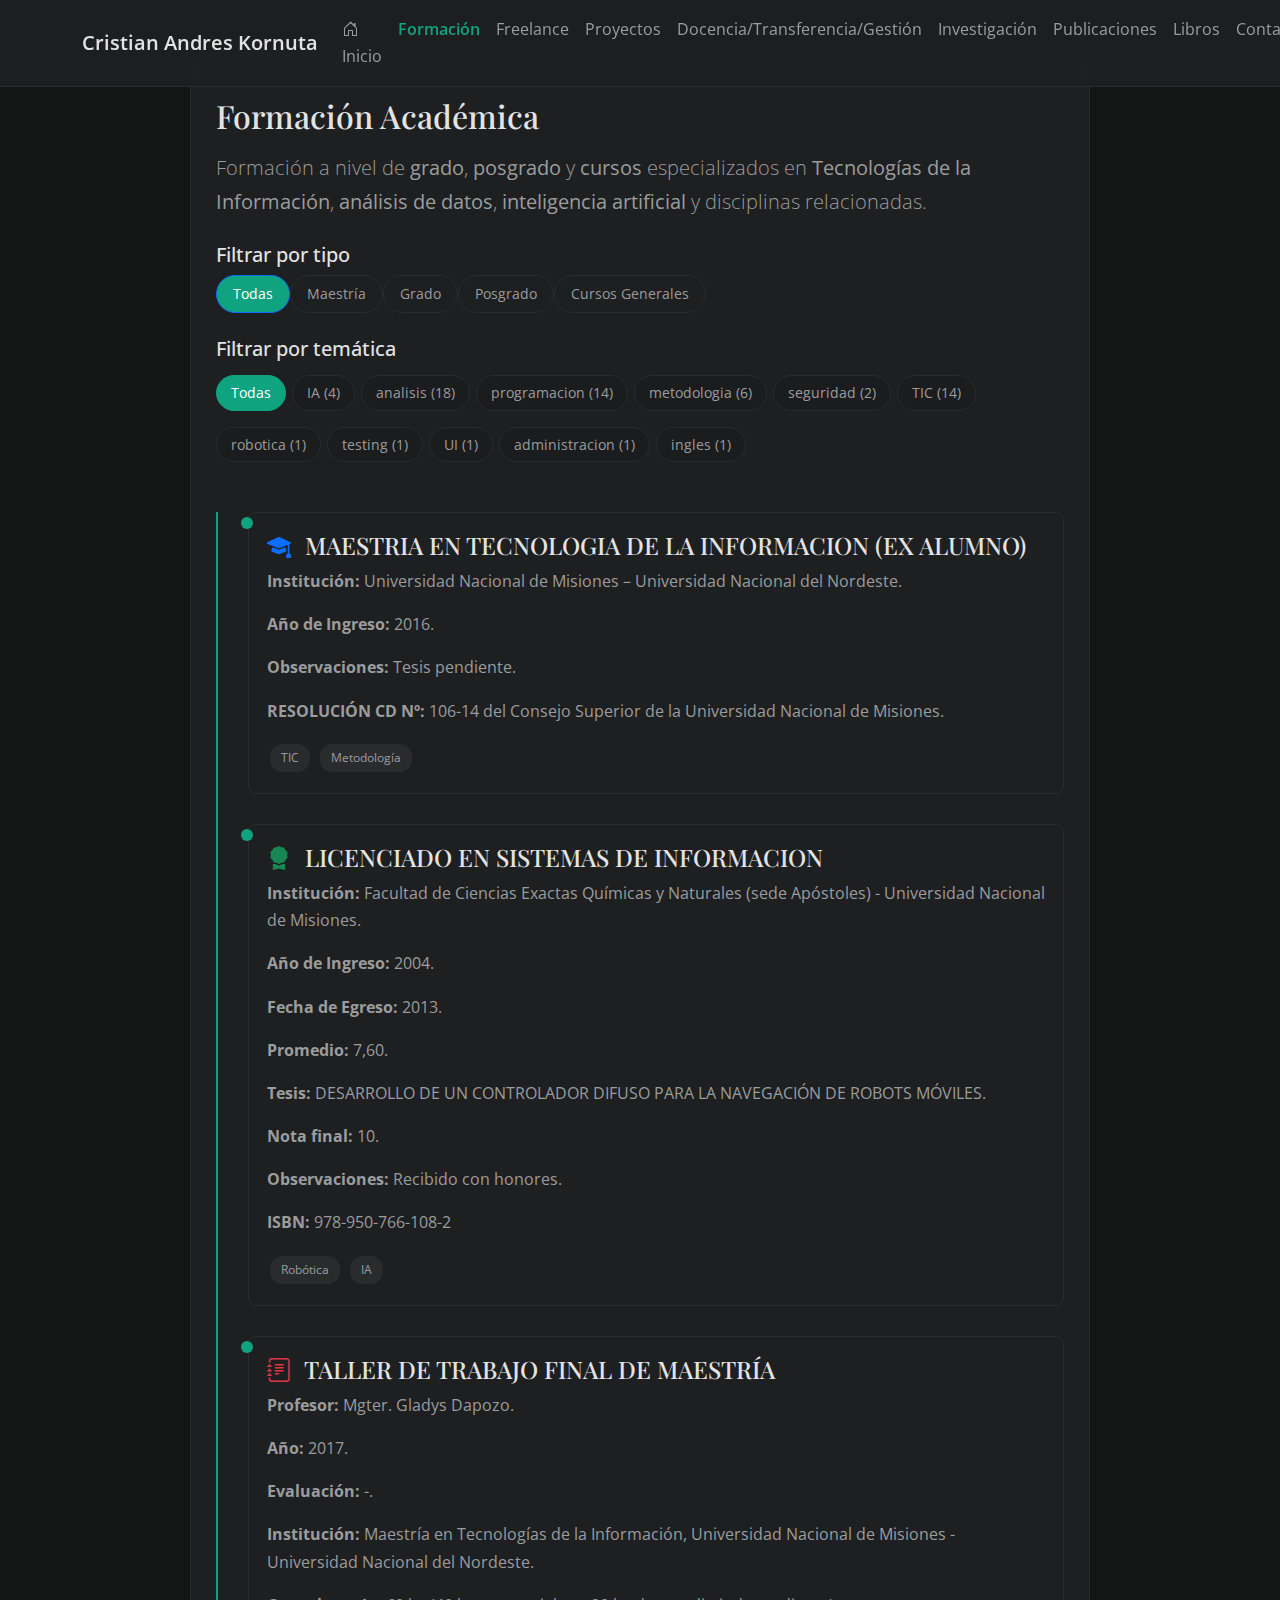
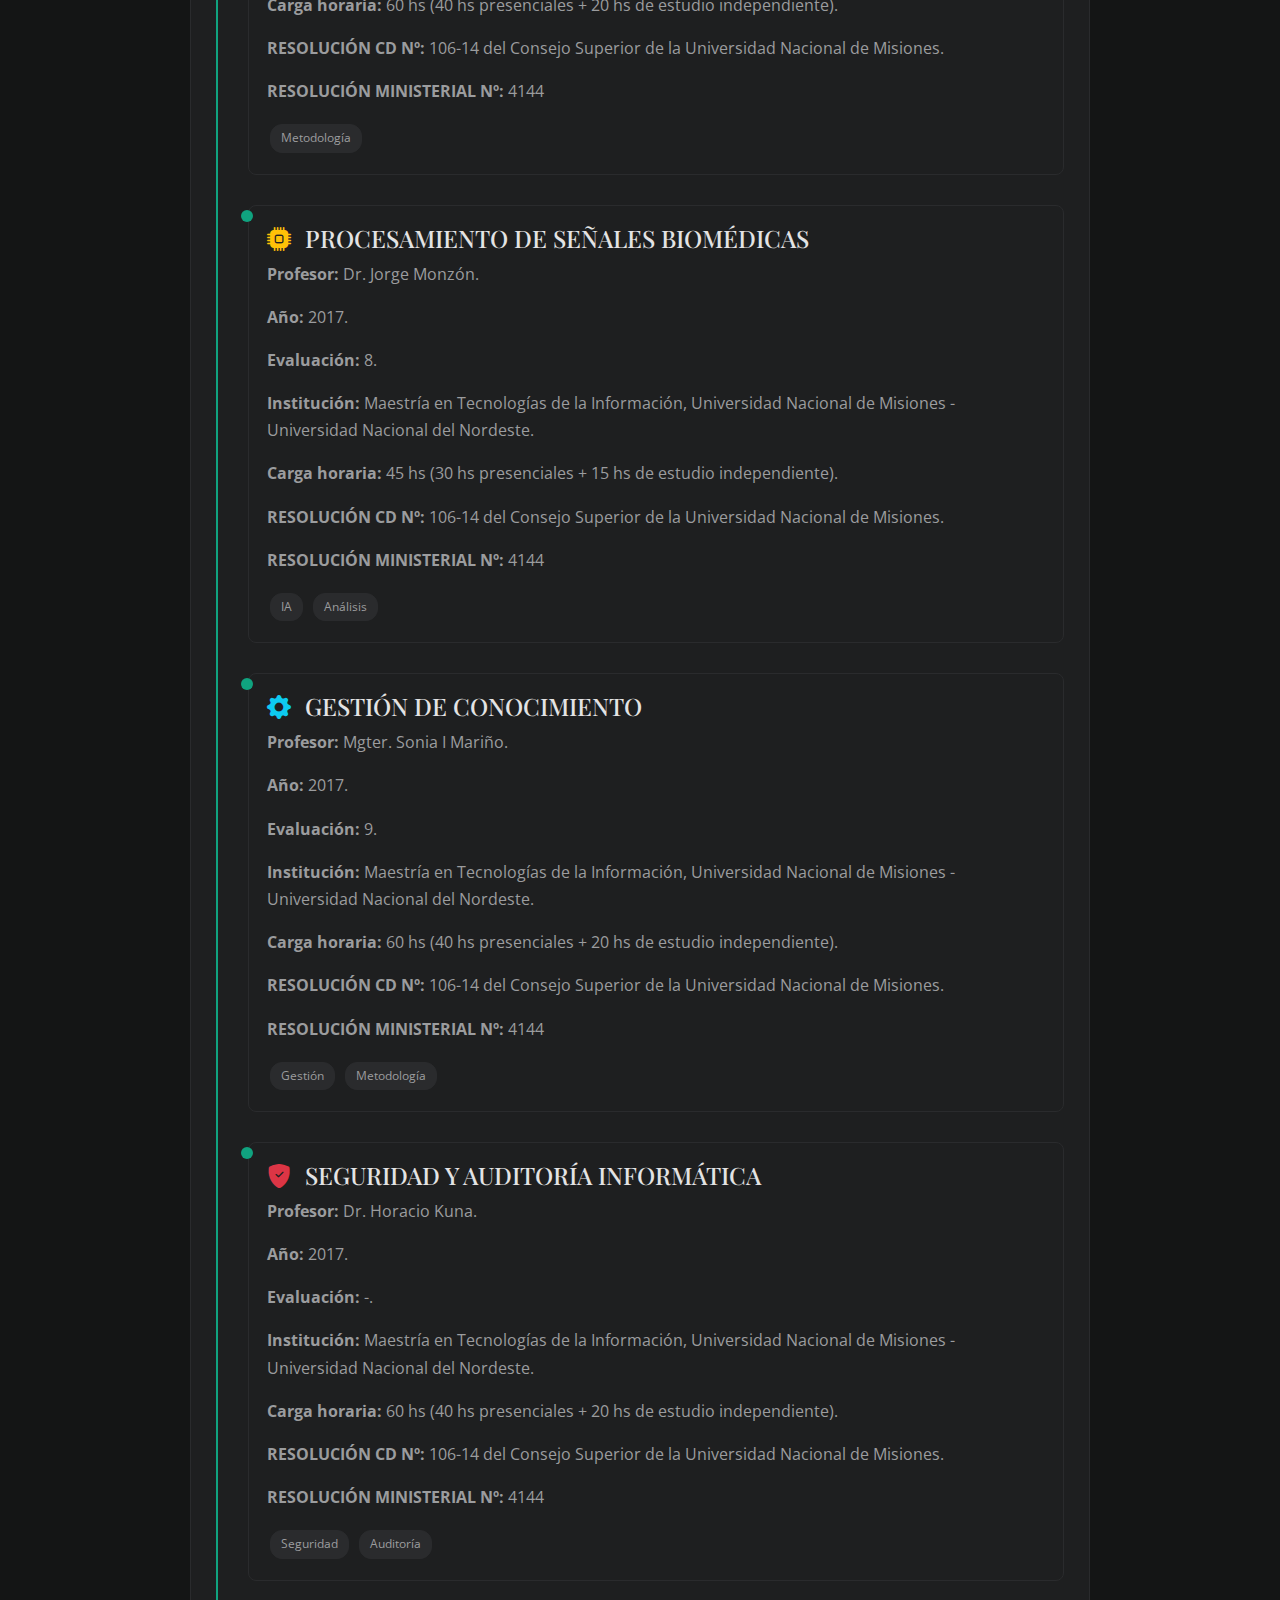
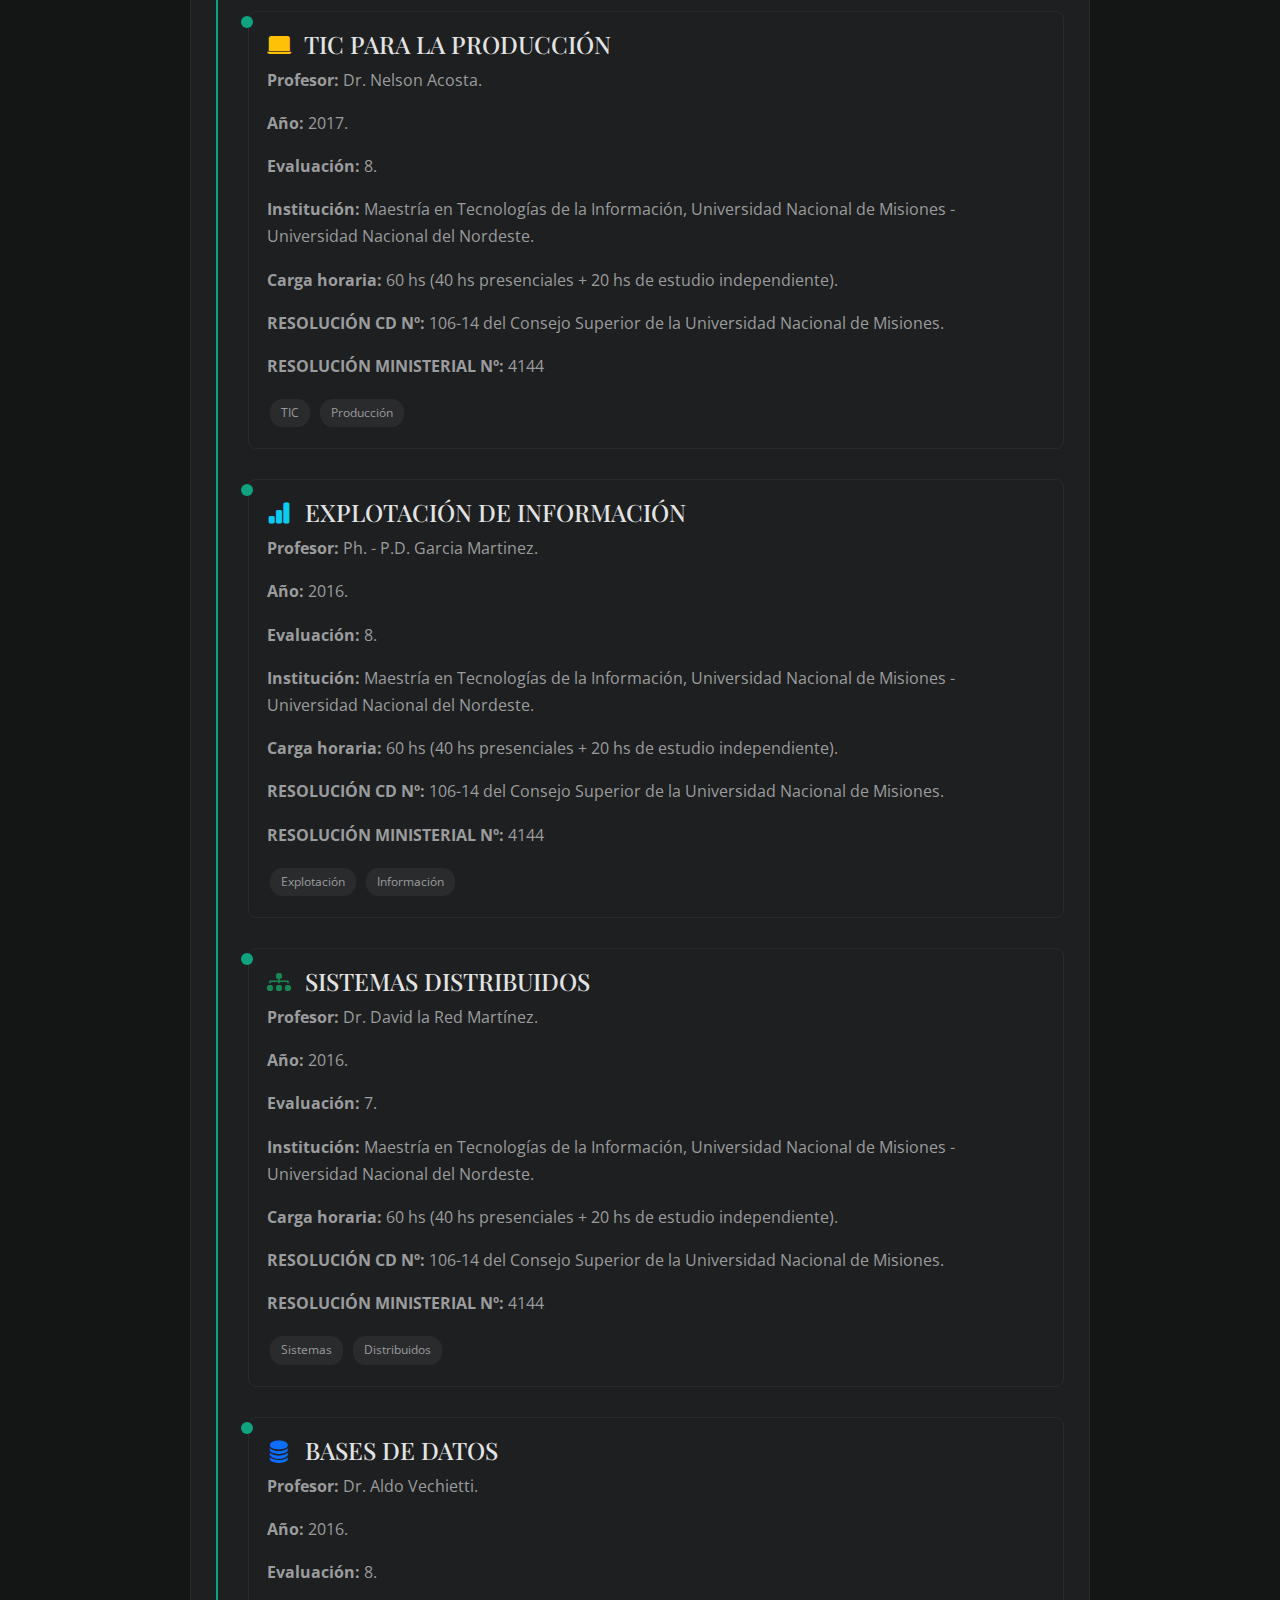
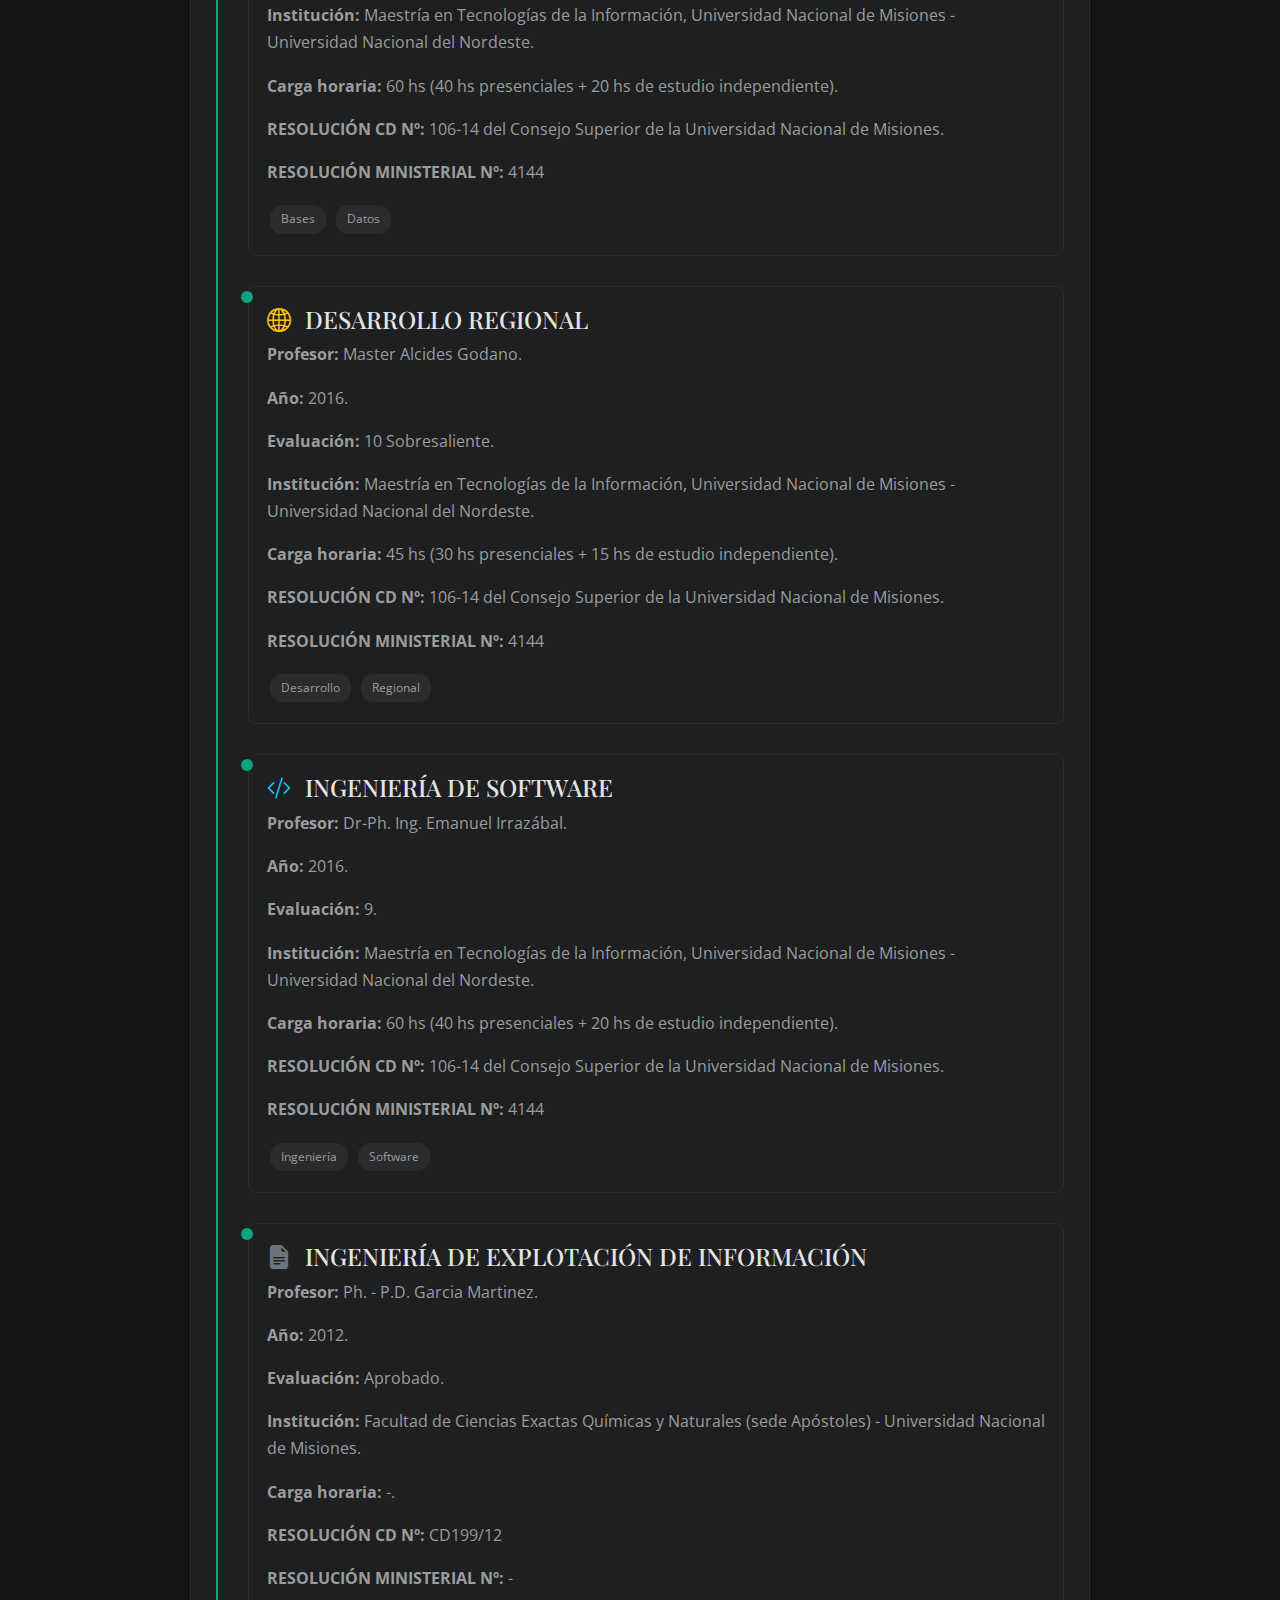
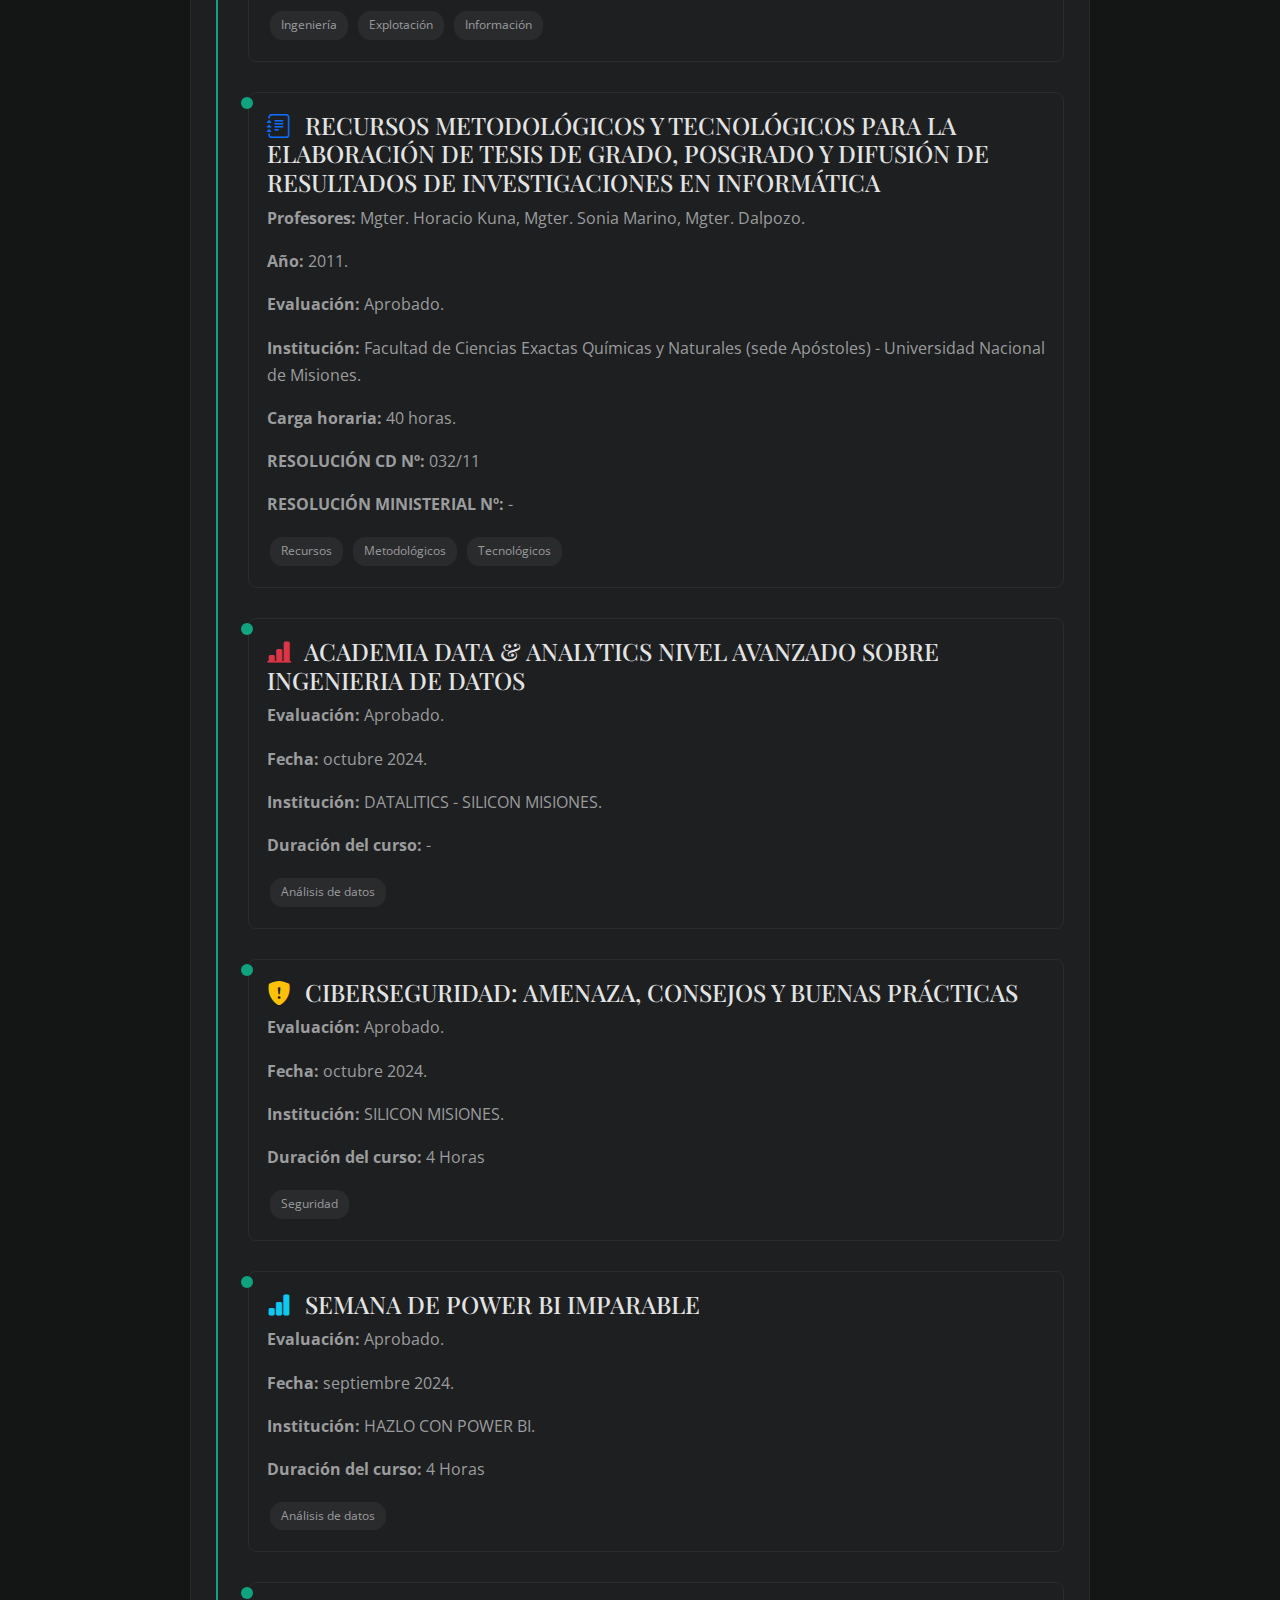
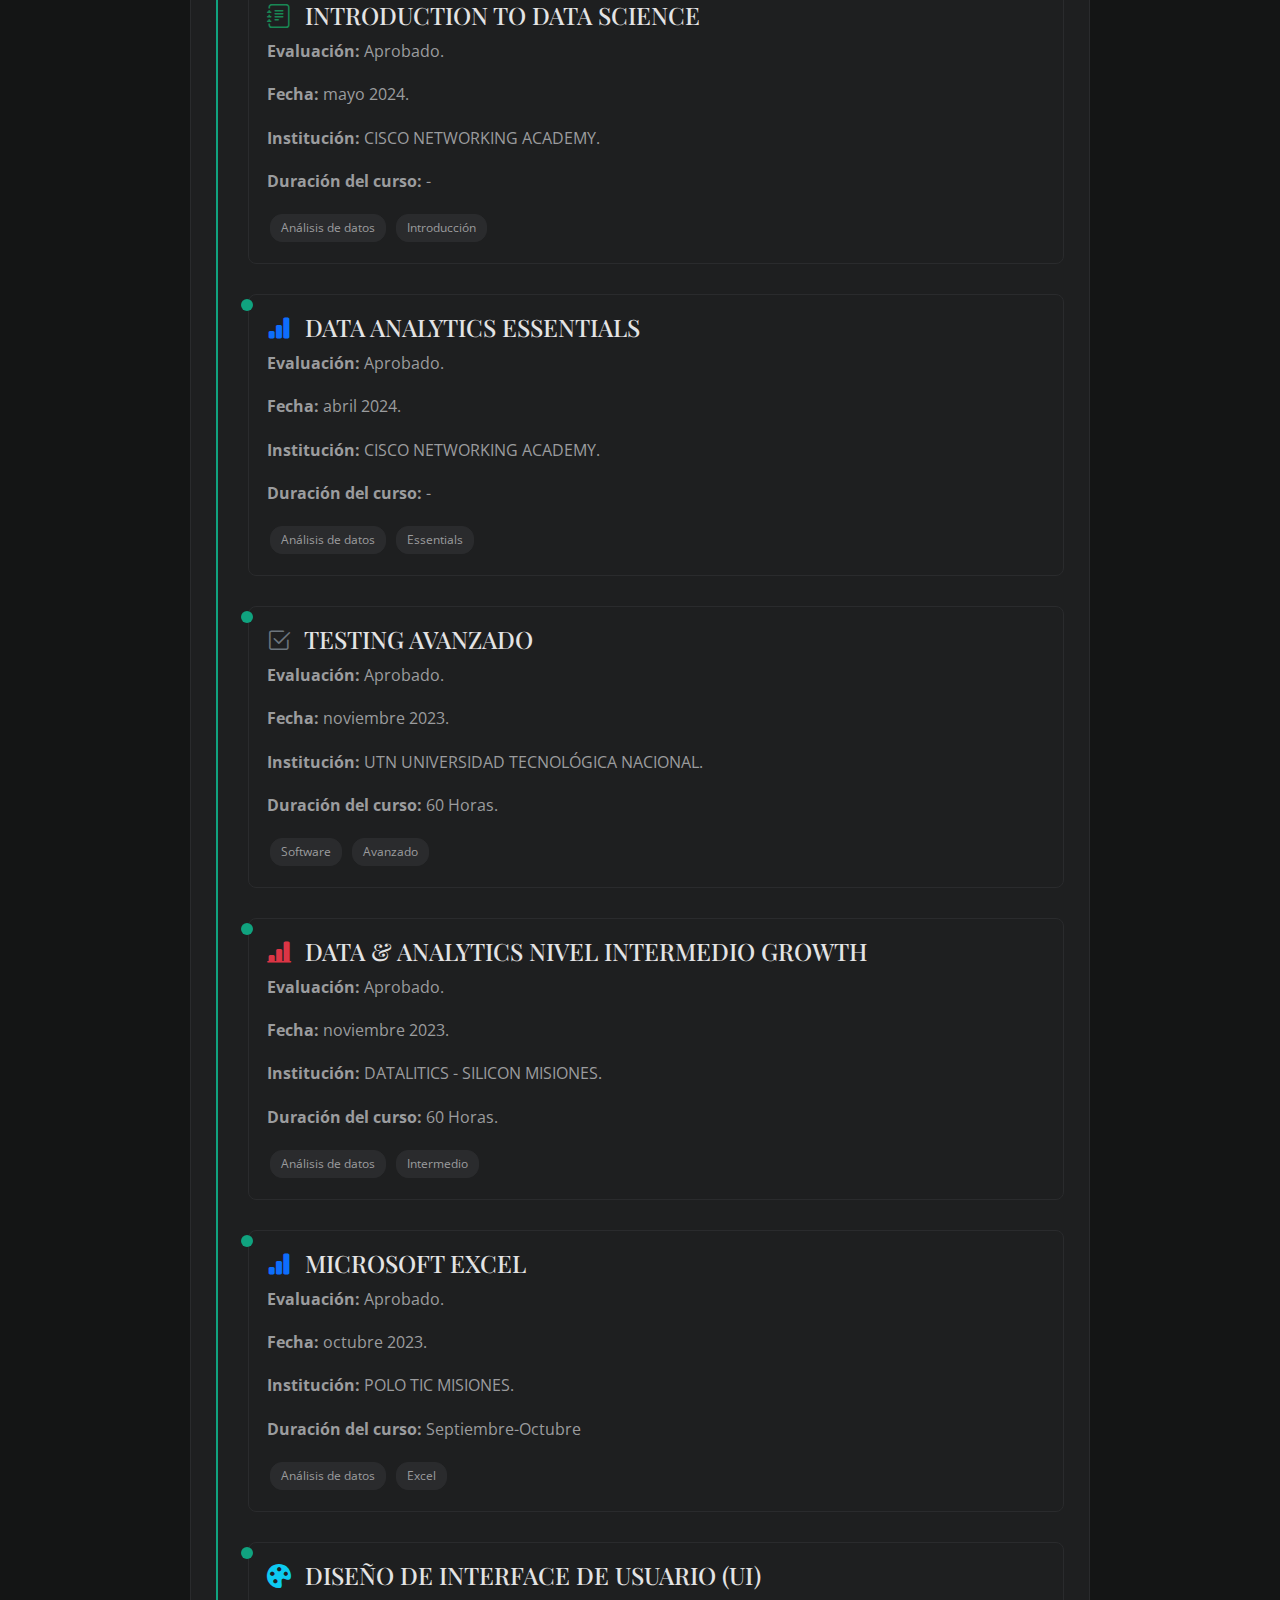
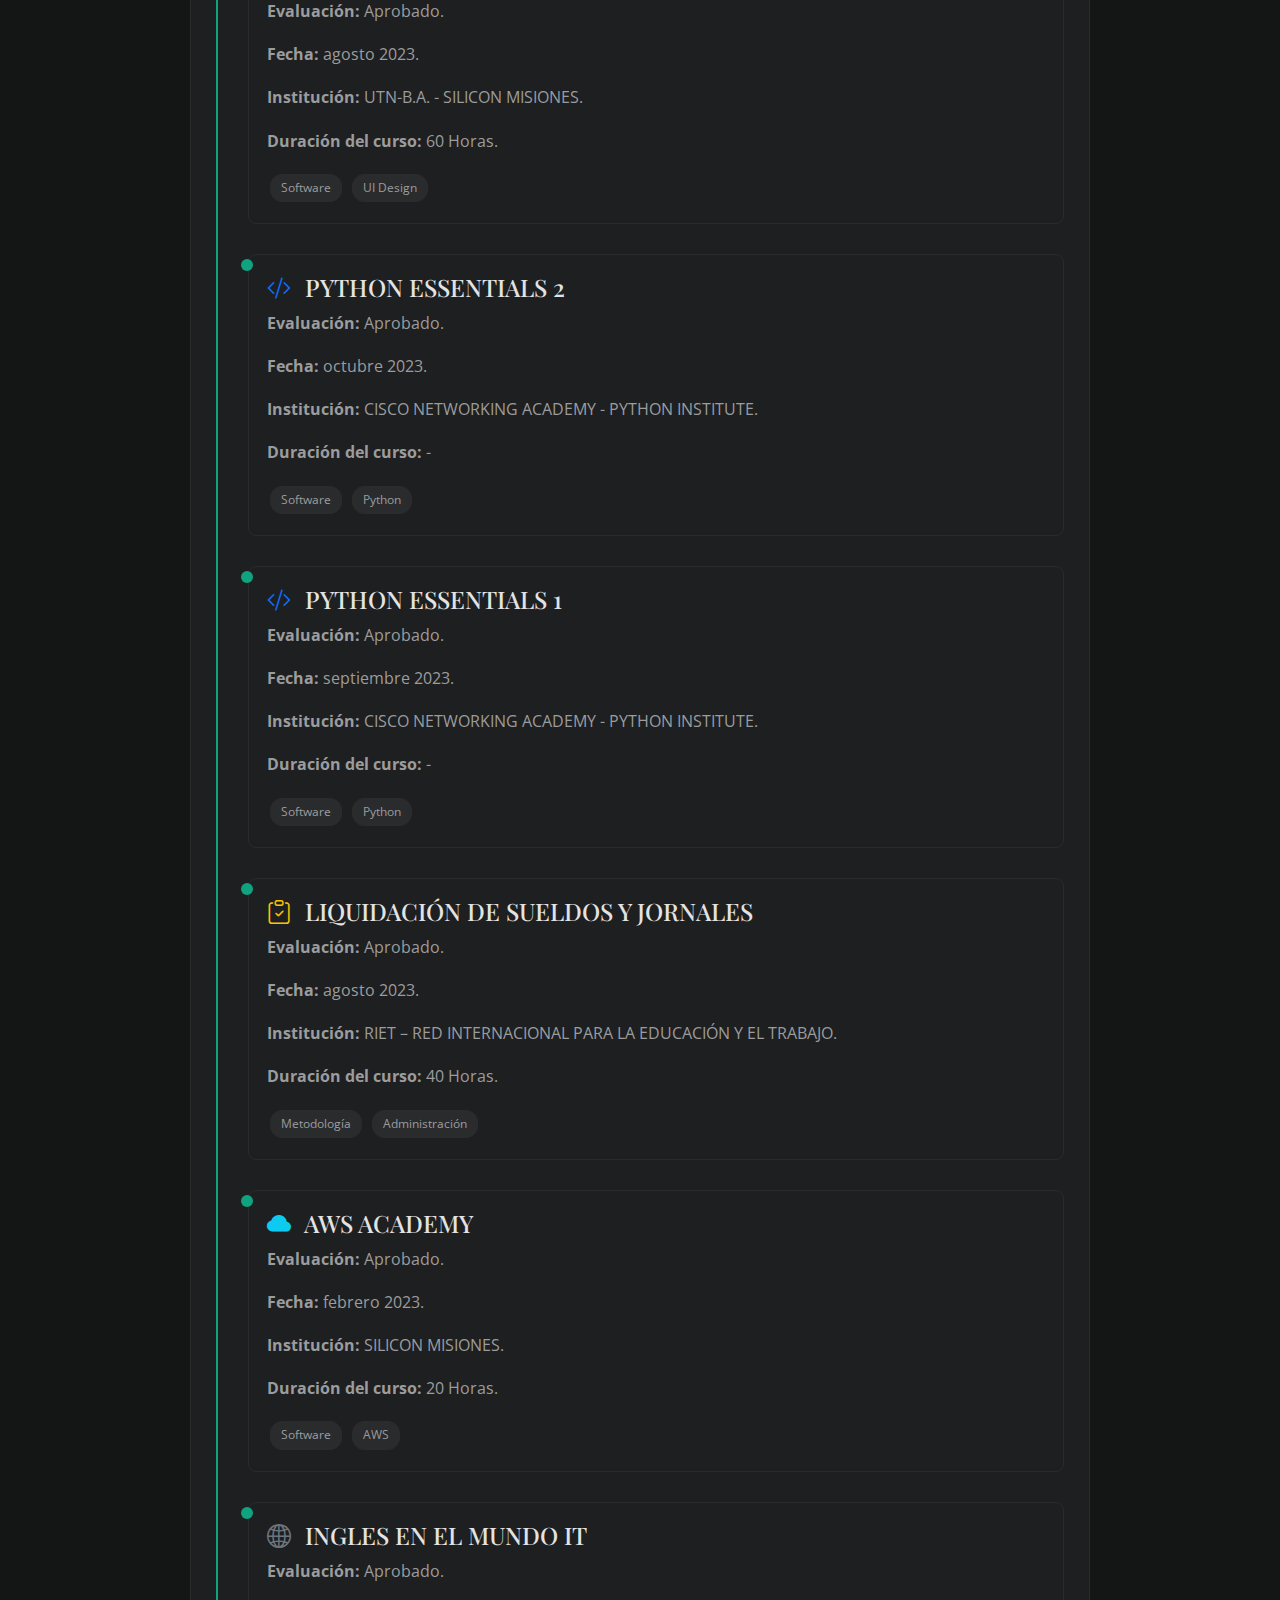
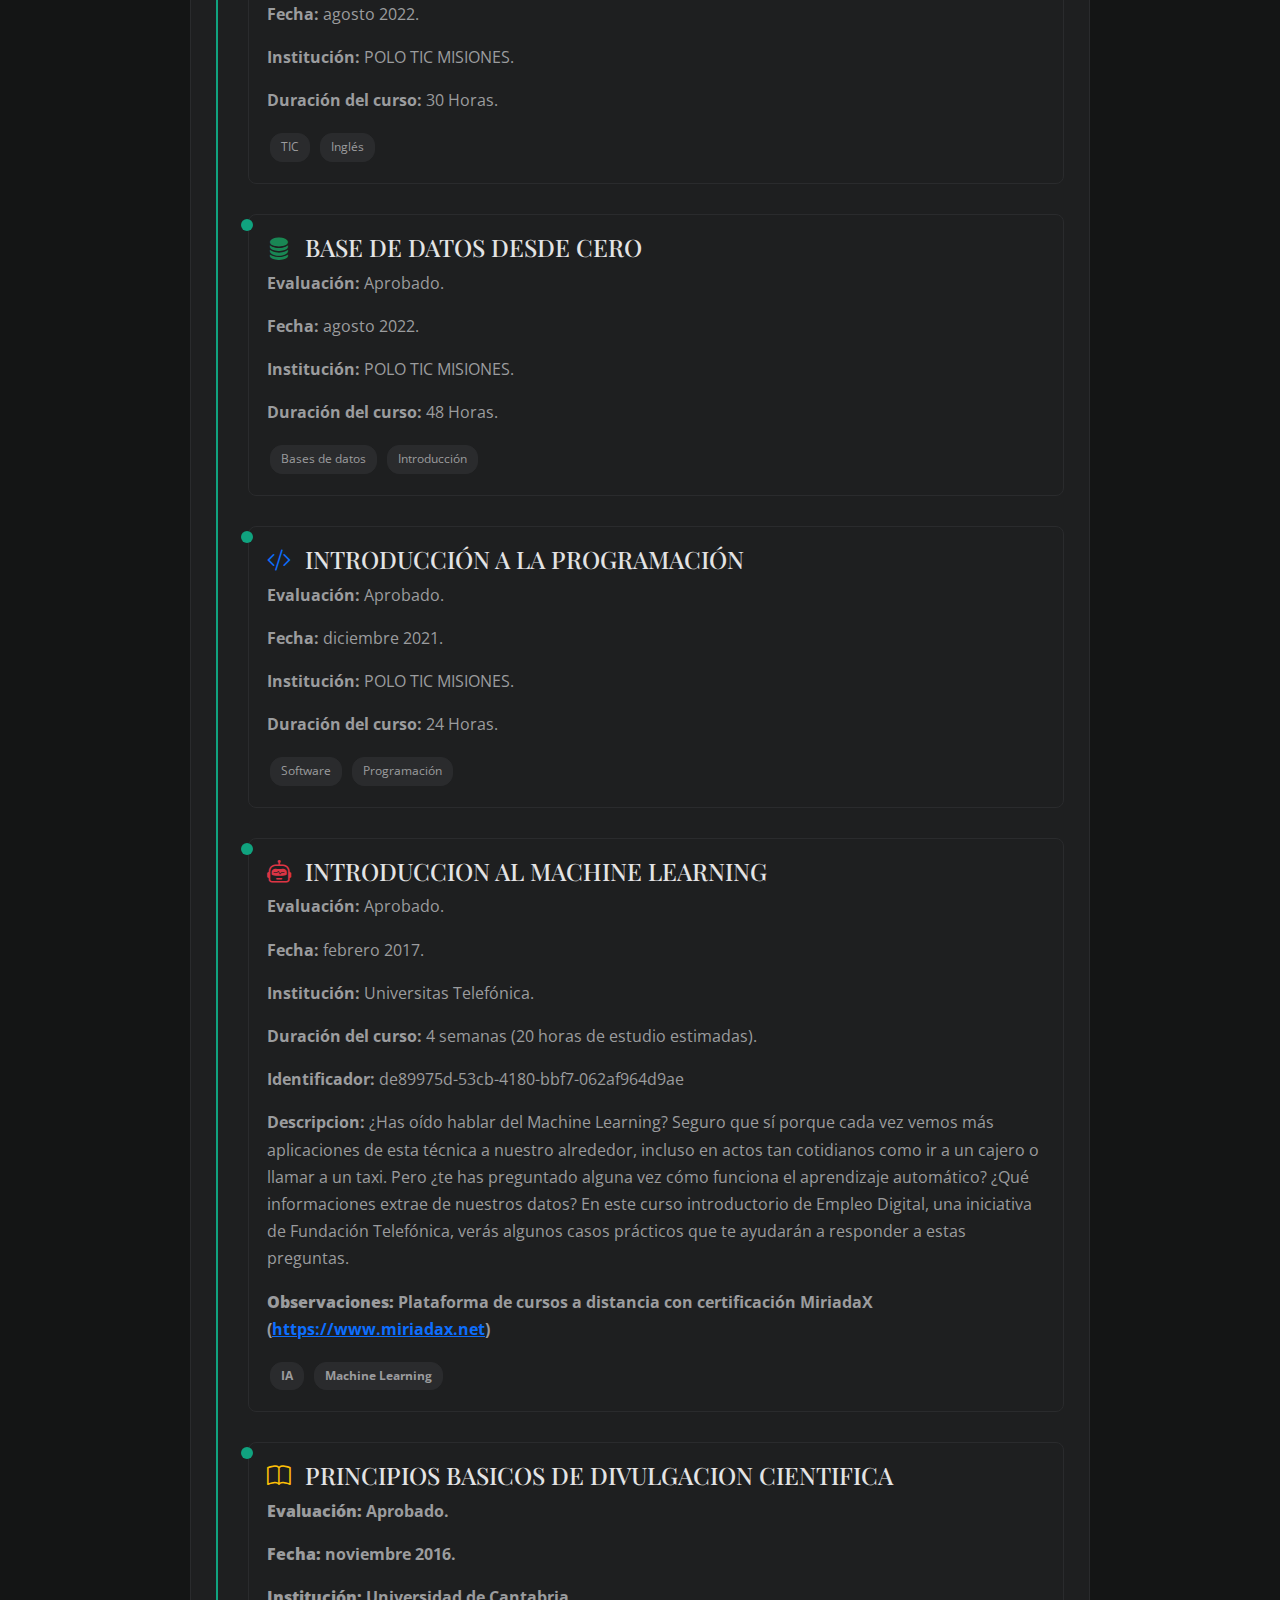
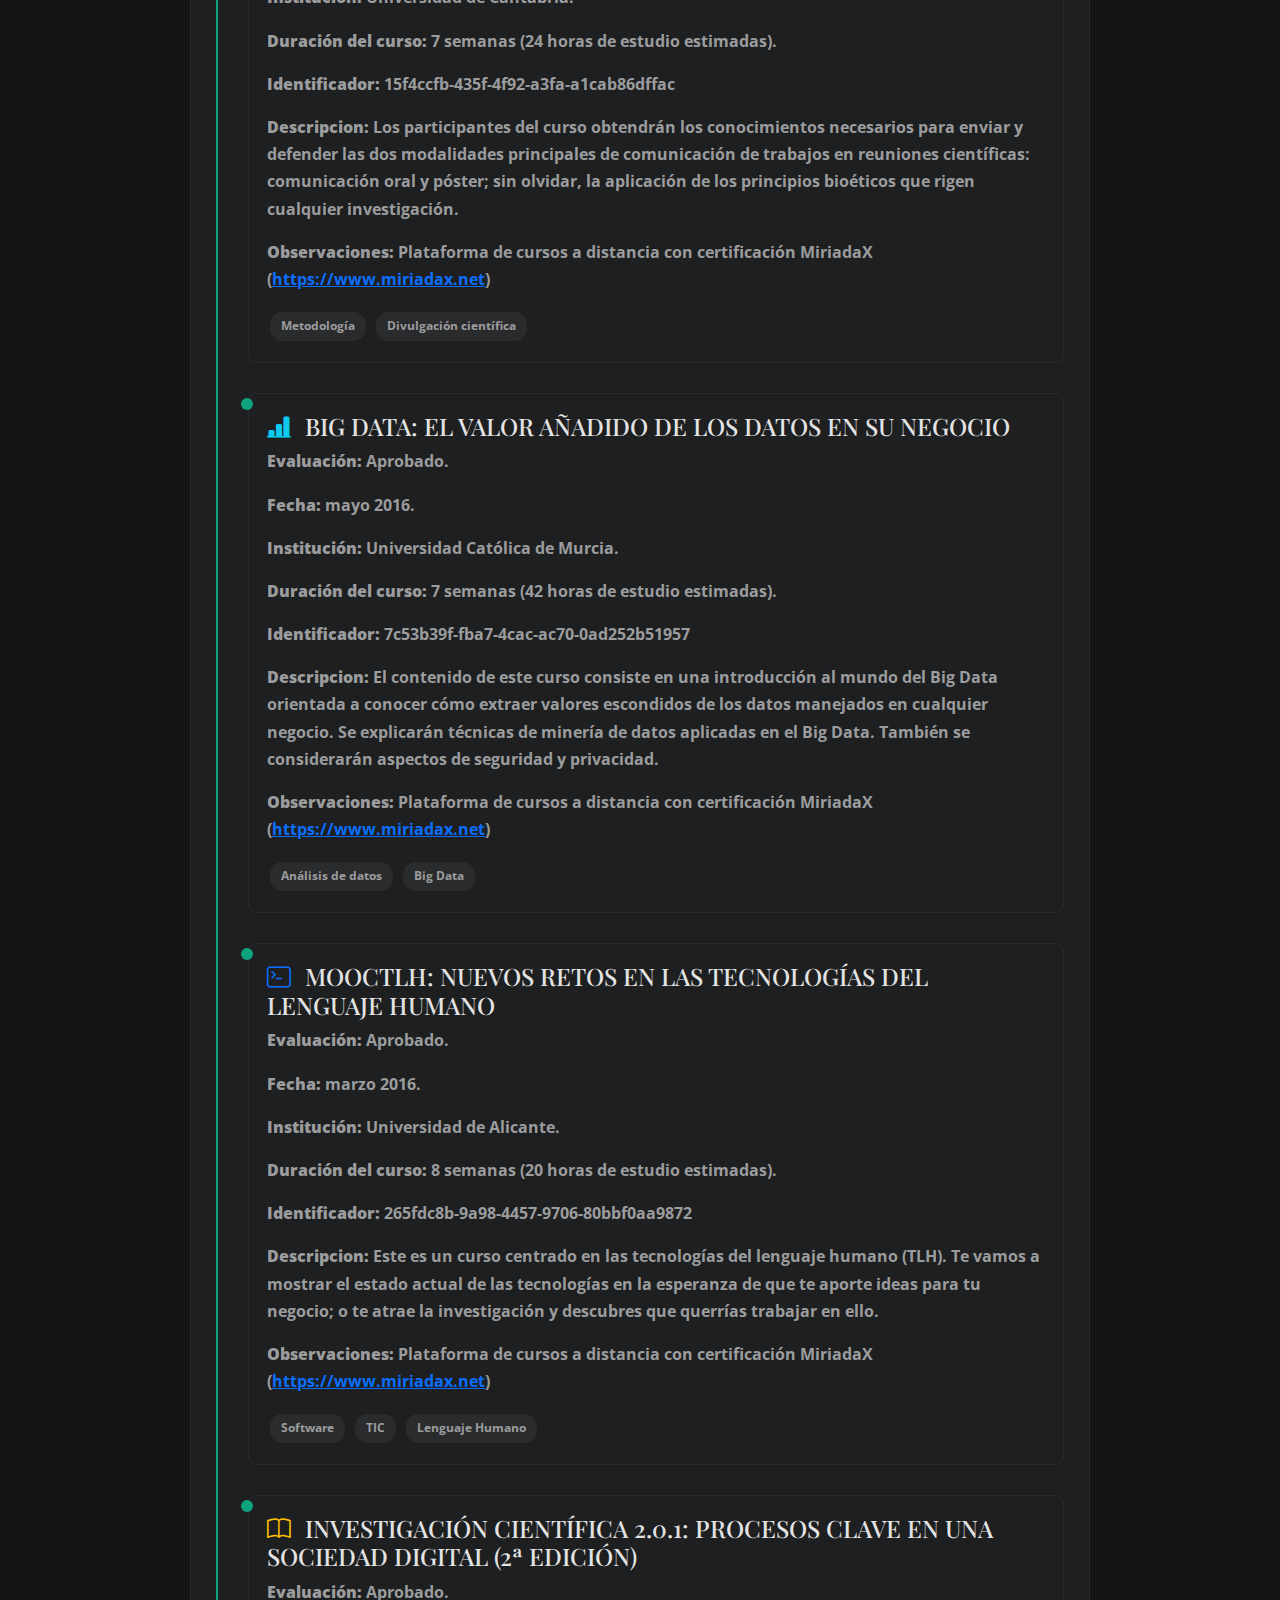
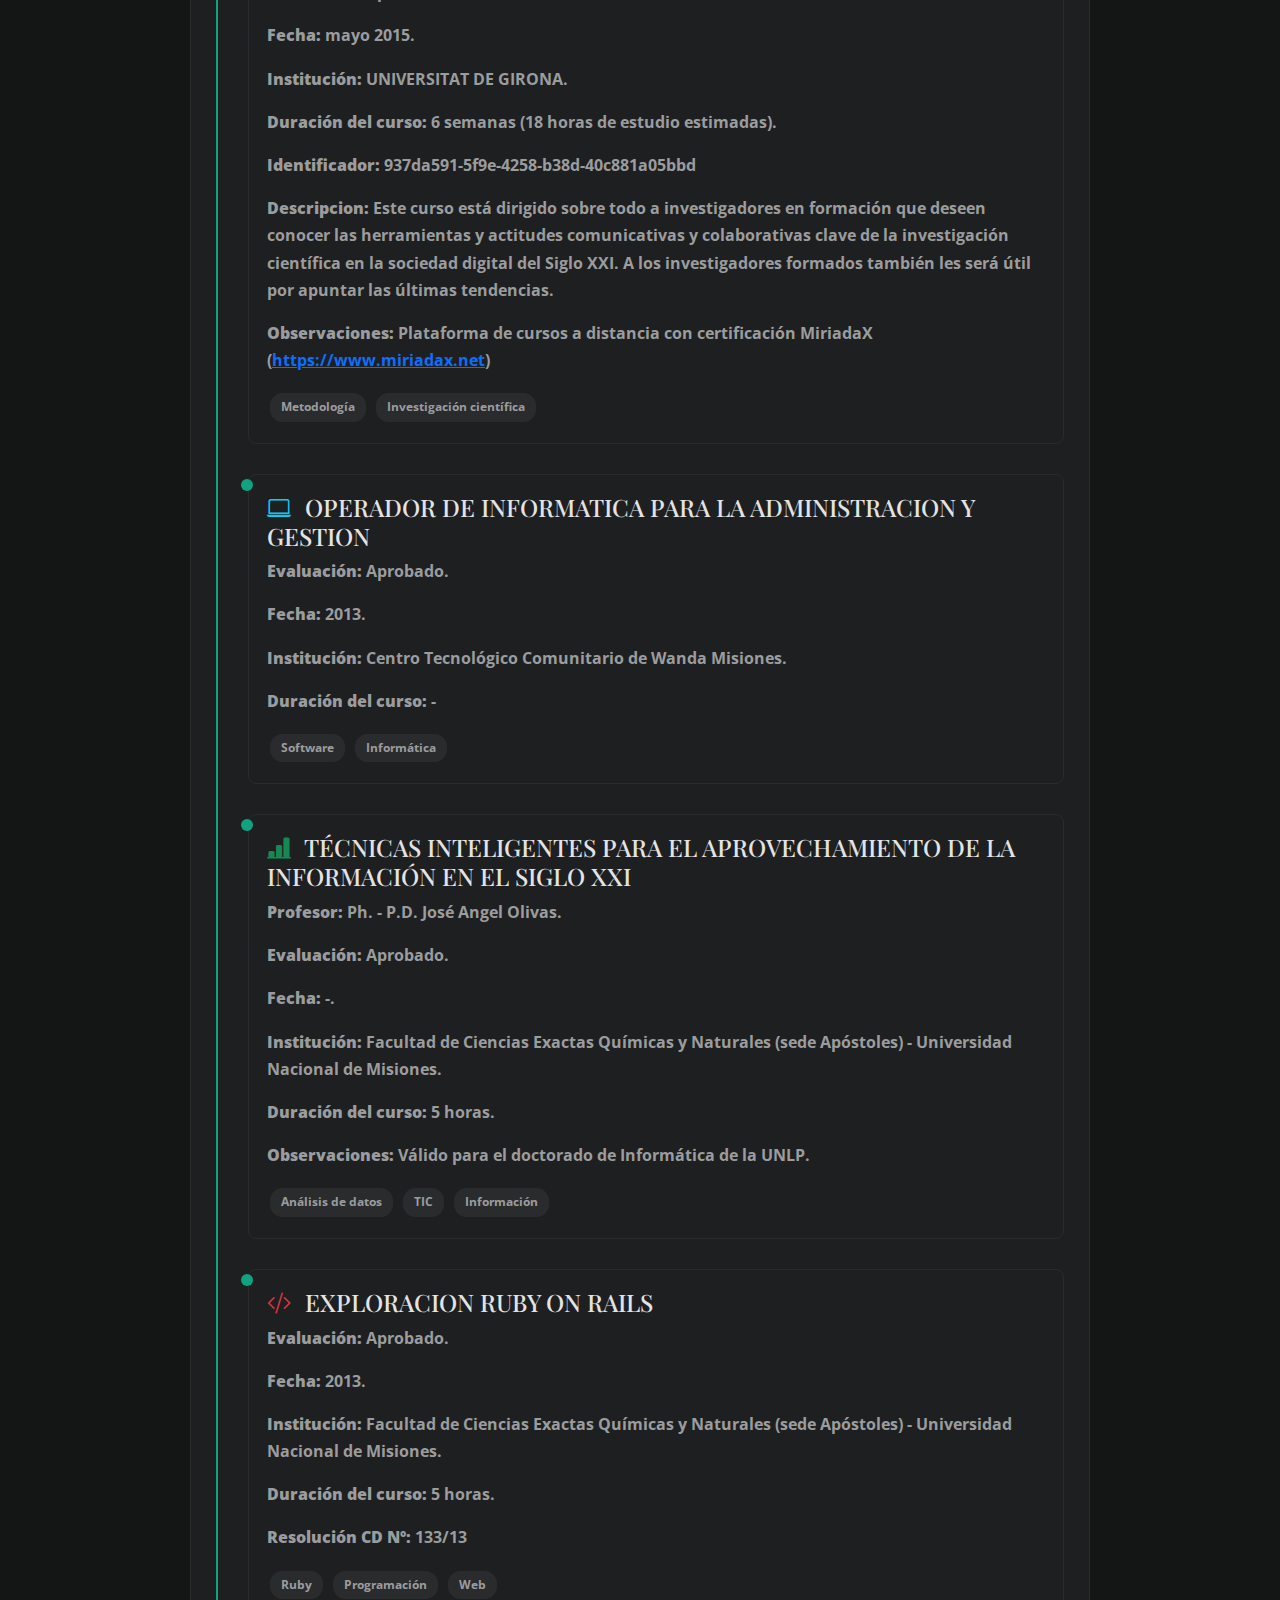
<file: formacion.html>
<!DOCTYPE html>
<html lang="es">

<head>
  <meta charset="UTF-8">
  <meta name="viewport" content="width=device-width, initial-scale=1.0">
  <title>Formación | Portafolio</title>

  <!-- Fuentes -->
  <link
    href="https://fonts.googleapis.com/css2?family=Playfair+Display:wght@400;600&family=Open+Sans:wght@300;400;600&display=swap"
    rel="stylesheet">

  <!-- Bootstrap -->
  <link href="https://cdn.jsdelivr.net/npm/bootstrap@5.3.0-alpha1/dist/css/bootstrap.min.css" rel="stylesheet" />

  <!-- Iconos -->
  <link href="https://cdn.jsdelivr.net/npm/bootstrap-icons/font/bootstrap-icons.css" rel="stylesheet" />

  <!-- Estilos -->
  <link rel="stylesheet" href="assets/css/style.css">
</head>

<body>

  <!-- Navbar -->
  <nav class="navbar navbar-expand-lg fixed-top">
    <div class="container">
      <a class="navbar-brand fw-semibold" href="index.html">Cristian Andres Kornuta</a>
      <button class="navbar-toggler" type="button" data-bs-toggle="collapse" data-bs-target="#navbarNav">
        <span class="navbar-toggler-icon"></span>
      </button>
      <div class="collapse navbar-collapse justify-content-end" id="navbarNav">
        <ul class="navbar-nav">
          <li class="nav-item"><a class="nav-link" href="index.html"><i class="bi bi-house-door"></i> Inicio</a></li>
          <li class="nav-item"><a class="nav-link active" href="formacion.html">Formación</a></li>
          <li class="nav-item"><a class="nav-link" href="freelance.html">Freelance</a></li>
          <li class="nav-item"><a class="nav-link" href="proyecto.html">Proyectos</a></li>
          <li class="nav-item"><a class="nav-link" href="docencia.html">Docencia/Transferencia/Gestión</a></li>
          <li class="nav-item"><a class="nav-link" href="investigacion.html">Investigación</a></li>
          <li class="nav-item"><a class="nav-link" href="publicaciones.html">Publicaciones</a></li>
          <li class="nav-item"><a class="nav-link" href="libros.html">Libros</a></li>
          <li class="nav-item"><a class="nav-link" href="contacto.html">Contacto</a></li>
        </ul>
      </div>
    </div>
  </nav>

  <!-- CONTENIDO PRINCIPAL -->
  <div class="container-main mt-5 pt-5">
    <h2 class="mb-3">Formación Académica</h2>
    <p class="lead">Formación a nivel de <strong>grado</strong>, <strong>posgrado</strong> y <strong>cursos</strong>
      especializados en <strong>Tecnologías de la Información</strong>, <strong>análisis de datos</strong>,
      <strong>inteligencia artificial</strong> y disciplinas relacionadas.
    </p>

    <!-- FILTRO POR TIPO -->
    <h5 class="mt-4">Filtrar por tipo</h5>
    <div class="mb-3 d-flex flex-wrap justify-content-start">
      <button class="btn btn-outline-primary filter-btn active" data-filter="all">Todas</button>
      <button class="btn btn-outline-primary filter-btn" data-filter="maestria">Maestría</button>
      <button class="btn btn-outline-primary filter-btn" data-filter="grado">Grado</button>
      <button class="btn btn-outline-primary filter-btn" data-filter="posgrado">Posgrado</button>
      <button class="btn btn-outline-primary filter-btn" data-filter="general">Cursos Generales</button>
    </div>

    <!-- FILTRO POR TEMÁTICA -->
    <h5 class="mt-4">Filtrar por temática</h5>
    <div class="mb-4 d-flex flex-wrap justify-content-start">
      <button class="btn btn-outline-secondary tag-filter-btn active" data-tag="all">Todas</button>
      <button class="btn btn-outline-secondary tag-filter-btn" data-tag="IA">IA</button>
      <button class="btn btn-outline-secondary tag-filter-btn" data-tag="analisis">Análisis de datos</button>
      <button class="btn btn-outline-secondary tag-filter-btn" data-tag="programacion">Programacion</button>
      <button class="btn btn-outline-secondary tag-filter-btn" data-tag="metodologia">Metodología</button>
      <button class="btn btn-outline-secondary tag-filter-btn" data-tag="seguridad">Seguridad</button>
      <button class="btn btn-outline-secondary tag-filter-btn" data-tag="TIC">TIC</button>
      <button class="btn btn-outline-secondary tag-filter-btn" data-tag="robotica">Robótica</button>
      <button class="btn btn-outline-secondary tag-filter-btn" data-tag="testing">Testing</button>
      <button class="btn btn-outline-secondary tag-filter-btn" data-tag="UI">UI</button>
      <button class="btn btn-outline-secondary tag-filter-btn" data-tag="administracion">Administración</button>
      <button class="btn btn-outline-secondary tag-filter-btn" data-tag="ingles">Ingles</button>
    </div>

    <!-- TIMELINE -->
    <div class="timeline">

      <!-- MAESTRÍA -->
      <div class="timeline-item" data-area="maestria" data-tags="TIC">
        <div class="teaching-card">
          <h4><i class="bi bi-mortarboard-fill text-primary me-2"></i> MAESTRIA EN TECNOLOGIA DE LA INFORMACION (EX
            ALUMNO)</h4>
          <p><strong>Institución:</strong> Universidad Nacional de Misiones – Universidad Nacional del
            Nordeste.</p>
          <p><strong>Año de Ingreso:</strong> 2016.</p>
          <p><strong>Observaciones:</strong> Tesis pendiente.</p>
          <p><strong>RESOLUCIÓN CD Nº:</strong> 106-14 del Consejo Superior de la Universidad Nacional de Misiones.</p>
          <div class="item-tags">
            <span class="item-tag">TIC</span>
            <span class="item-tag">Metodología</span>
          </div>
        </div>
      </div>

      <!-- GRADO -->
      <div class="timeline-item" data-area="grado" data-tags="robotica IA">
        <div class="teaching-card">
          <h4><i class="bi bi-award-fill text-success me-2"></i> LICENCIADO EN SISTEMAS DE INFORMACION</h4>
          <p><strong>Institución:</strong> Facultad de Ciencias Exactas Químicas y Naturales (sede Apóstoles) -
            Universidad Nacional de Misiones.</p>
          <p><strong>Año de Ingreso:</strong> 2004.</p>
          <p><strong>Fecha de Egreso:</strong> 2013.</p>
          <p><strong>Promedio:</strong> 7,60.</p>
          <p><strong>Tesis:</strong> DESARROLLO DE UN CONTROLADOR DIFUSO PARA LA NAVEGACIÓN DE ROBOTS MÓVILES.</p>
          <p><strong>Nota final:</strong> 10.</p>
          <p><strong>Observaciones:</strong> Recibido con honores.</p>
          <p><strong>ISBN:</strong> 978-950-766-108-2</p>
          <div class="item-tags">
            <span class="item-tag">Robótica</span>
            <span class="item-tag">IA</span>
          </div>
        </div>
      </div>

      <!-- CURSO POSGRADO 1 -->
      <div class="timeline-item" data-area="posgrado" data-tags="metodologia">
        <div class="teaching-card">
          <h4><i class="bi bi-journal-text text-danger me-2"></i> TALLER DE TRABAJO FINAL DE MAESTRÍA</h4>
          <p><strong>Profesor:</strong> Mgter. Gladys Dapozo.</p>
          <p><strong>Año:</strong> 2017.</p>
          <p><strong>Evaluación:</strong> -.</p>
          <p><strong>Institución:</strong> Maestría en Tecnologías de la Información, Universidad Nacional de
            Misiones - Universidad Nacional del Nordeste.</p>
          <p><strong>Carga horaria:</strong> 60 hs (40 hs presenciales + 20 hs de estudio independiente).</p>
          <p><strong>RESOLUCIÓN CD Nº:</strong> 106-14 del Consejo Superior de la Universidad Nacional de Misiones.</p>
          <p><strong>RESOLUCIÓN MINISTERIAL Nº:</strong> 4144</p>
          <div class="item-tags">
            <span class="item-tag">Metodología</span>
          </div>
        </div>
      </div>

      <!-- CURSO POSGRADO 2 -->
      <div class="timeline-item" data-area="posgrado" data-tags="analisis">
        <div class="teaching-card">
          <h4><i class="bi bi-cpu-fill text-warning me-2"></i> PROCESAMIENTO DE SEÑALES BIOMÉDICAS</h4>
          <p><strong>Profesor:</strong> Dr. Jorge Monzón.</p>
          <p><strong>Año:</strong> 2017.</p>
          <p><strong>Evaluación:</strong> 8.</p>
          <p><strong>Institución:</strong> Maestría en Tecnologías de la Información, Universidad Nacional de
            Misiones - Universidad Nacional del Nordeste.</p>
          <p><strong>Carga horaria:</strong> 45 hs (30 hs presenciales + 15 hs de estudio independiente).</p>
          <p><strong>RESOLUCIÓN CD Nº:</strong> 106-14 del Consejo Superior de la Universidad Nacional de Misiones.</p>
          <p><strong>RESOLUCIÓN MINISTERIAL Nº:</strong> 4144</p>
          <div class="item-tags">
            <span class="item-tag">IA</span>
            <span class="item-tag">Análisis</span>
          </div>
        </div>
      </div>

      <!-- CURSO POSGRADO 3 -->
      <div class="timeline-item" data-area="posgrado" data-tags="analisis">
        <div class="teaching-card">
          <h4><i class="bi bi-gear-fill text-info me-2"></i> GESTIÓN DE CONOCIMIENTO</h4>
          <p><strong>Profesor:</strong> Mgter. Sonia I Mariño.</p>
          <p><strong>Año:</strong> 2017.</p>
          <p><strong>Evaluación:</strong> 9.</p>
          <p><strong>Institución:</strong> Maestría en Tecnologías de la Información, Universidad Nacional de
            Misiones - Universidad Nacional del Nordeste.</p>
          <p><strong>Carga horaria:</strong> 60 hs (40 hs presenciales + 20 hs de estudio independiente).</p>
          <p><strong>RESOLUCIÓN CD Nº:</strong> 106-14 del Consejo Superior de la Universidad Nacional de Misiones.</p>
          <p><strong>RESOLUCIÓN MINISTERIAL Nº:</strong> 4144</p>
          <div class="item-tags">
            <span class="item-tag">Gestión</span>
            <span class="item-tag">Metodología</span>
          </div>
        </div>
      </div>

      <!-- CURSO POSGRADO 4 -->
      <div class="timeline-item" data-area="posgrado" data-tags="seguridad">
        <div class="teaching-card">
          <h4><i class="bi bi-shield-fill-check text-danger me-2"></i> SEGURIDAD Y AUDITORÍA INFORMÁTICA</h4>
          <p><strong>Profesor:</strong> Dr. Horacio Kuna.</p>
          <p><strong>Año:</strong> 2017.</p>
          <p><strong>Evaluación:</strong> -.</p>
          <p><strong>Institución:</strong> Maestría en Tecnologías de la Información, Universidad Nacional de
            Misiones - Universidad Nacional del Nordeste.</p>
          <p><strong>Carga horaria:</strong> 60 hs (40 hs presenciales + 20 hs de estudio independiente).</p>
          <p><strong>RESOLUCIÓN CD Nº:</strong> 106-14 del Consejo Superior de la Universidad Nacional de Misiones.</p>
          <p><strong>RESOLUCIÓN MINISTERIAL Nº:</strong> 4144</p>
          <div class="item-tags">
            <span class="item-tag">Seguridad</span>
            <span class="item-tag">Auditoría</span>
          </div>
        </div>
      </div>

      <!-- CURSO POSGRADO 5 -->
      <div class="timeline-item" data-area="posgrado" data-tags="TIC">
        <div class="teaching-card">
          <h4><i class="bi bi-laptop-fill text-warning me-2"></i> TIC PARA LA PRODUCCIÓN</h4>
          <p><strong>Profesor:</strong> Dr. Nelson Acosta.</p>
          <p><strong>Año:</strong> 2017.</p>
          <p><strong>Evaluación:</strong> 8.</p>
          <p><strong>Institución:</strong> Maestría en Tecnologías de la Información, Universidad Nacional de
            Misiones - Universidad Nacional del Nordeste.</p>
          <p><strong>Carga horaria:</strong> 60 hs (40 hs presenciales + 20 hs de estudio independiente).</p>
          <p><strong>RESOLUCIÓN CD Nº:</strong> 106-14 del Consejo Superior de la Universidad Nacional de Misiones.</p>
          <p><strong>RESOLUCIÓN MINISTERIAL Nº:</strong> 4144</p>
          <div class="item-tags">
            <span class="item-tag">TIC</span>
            <span class="item-tag">Producción</span>
          </div>
        </div>
      </div>

      <!-- CURSO POSGRADO 6 -->
      <div class="timeline-item" data-area="posgrado" data-tags="analisis">
        <div class="teaching-card">
          <h4><i class="bi bi-bar-chart-fill text-info me-2"></i> EXPLOTACIÓN DE INFORMACIÓN</h4>
          <p><strong>Profesor:</strong> Ph. - P.D. Garcia Martinez.</p>
          <p><strong>Año:</strong> 2016.</p>
          <p><strong>Evaluación:</strong> 8.</p>
          <p><strong>Institución:</strong> Maestría en Tecnologías de la Información, Universidad Nacional de
            Misiones - Universidad Nacional del Nordeste.</p>
          <p><strong>Carga horaria:</strong> 60 hs (40 hs presenciales + 20 hs de estudio independiente).</p>
          <p><strong>RESOLUCIÓN CD Nº:</strong> 106-14 del Consejo Superior de la Universidad Nacional de Misiones.</p>
          <p><strong>RESOLUCIÓN MINISTERIAL Nº:</strong> 4144</p>
          <div class="item-tags">
            <span class="item-tag">Explotación</span>
            <span class="item-tag">Información</span>
          </div>
        </div>
      </div>

      <!-- CURSO POSGRADO 7 -->
      <div class="timeline-item" data-area="posgrado" data-tags="TIC">
        <div class="teaching-card">
          <h4><i class="bi bi-diagram-3-fill text-success me-2"></i> SISTEMAS DISTRIBUIDOS</h4>
          <p><strong>Profesor:</strong> Dr. David la Red Martínez.</p>
          <p><strong>Año:</strong> 2016.</p>
          <p><strong>Evaluación:</strong> 7.</p>
          <p><strong>Institución:</strong> Maestría en Tecnologías de la Información, Universidad Nacional de
            Misiones - Universidad Nacional del Nordeste.</p>
          <p><strong>Carga horaria:</strong> 60 hs (40 hs presenciales + 20 hs de estudio independiente).</p>
          <p><strong>RESOLUCIÓN CD Nº:</strong> 106-14 del Consejo Superior de la Universidad Nacional de Misiones.</p>
          <p><strong>RESOLUCIÓN MINISTERIAL Nº:</strong> 4144</p>
          <div class="item-tags">
            <span class="item-tag">Sistemas</span>
            <span class="item-tag">Distribuidos</span>
          </div>
        </div>
      </div>

      <!-- CURSO POSGRADO 8 -->
      <div class="timeline-item" data-area="posgrado" data-tags="analisis">
        <div class="teaching-card">
          <h4><i class="bi bi-database-fill text-primary me-2"></i> BASES DE DATOS</h4>
          <p><strong>Profesor:</strong> Dr. Aldo Vechietti.</p>
          <p><strong>Año:</strong> 2016.</p>
          <p><strong>Evaluación:</strong> 8.</p>
          <p><strong>Institución:</strong> Maestría en Tecnologías de la Información, Universidad Nacional de
            Misiones - Universidad Nacional del Nordeste.</p>
          <p><strong>Carga horaria:</strong> 60 hs (40 hs presenciales + 20 hs de estudio independiente).</p>
          <p><strong>RESOLUCIÓN CD Nº:</strong> 106-14 del Consejo Superior de la Universidad Nacional de Misiones.</p>
          <p><strong>RESOLUCIÓN MINISTERIAL Nº:</strong> 4144</p>
          <div class="item-tags">
            <span class="item-tag">Bases</span>
            <span class="item-tag">Datos</span>
          </div>
        </div>
      </div>

      <!-- CURSO POSGRADO 9 -->
      <div class="timeline-item" data-area="posgrado" data-tags="TIC">
        <div class="teaching-card">
          <h4><i class="bi bi-globe2 text-warning me-2"></i> DESARROLLO REGIONAL</h4>
          <p><strong>Profesor:</strong> Master Alcides Godano.</p>
          <p><strong>Año:</strong> 2016.</p>
          <p><strong>Evaluación:</strong> 10 Sobresaliente.</p>
          <p><strong>Institución:</strong> Maestría en Tecnologías de la Información, Universidad Nacional de
            Misiones - Universidad Nacional del Nordeste.</p>
          <p><strong>Carga horaria:</strong> 45 hs (30 hs presenciales + 15 hs de estudio independiente).</p>
          <p><strong>RESOLUCIÓN CD Nº:</strong> 106-14 del Consejo Superior de la Universidad Nacional de Misiones.</p>
          <p><strong>RESOLUCIÓN MINISTERIAL Nº:</strong> 4144</p>
          <div class="item-tags">
            <span class="item-tag">Desarrollo</span>
            <span class="item-tag">Regional</span>
          </div>
        </div>
      </div>

      <!-- CURSO POSGRADO 10 -->
      <div class="timeline-item" data-area="posgrado" data-tags="metodologia">
        <div class="teaching-card">
          <h4><i class="bi bi-code-slash text-info me-2"></i> INGENIERÍA DE SOFTWARE</h4>
          <p><strong>Profesor:</strong> Dr-Ph. Ing. Emanuel Irrazábal.</p>
          <p><strong>Año:</strong> 2016.</p>
          <p><strong>Evaluación:</strong> 9.</p>
          <p><strong>Institución:</strong> Maestría en Tecnologías de la Información, Universidad Nacional de
            Misiones - Universidad Nacional del Nordeste.</p>
          <p><strong>Carga horaria:</strong> 60 hs (40 hs presenciales + 20 hs de estudio independiente).</p>
          <p><strong>RESOLUCIÓN CD Nº:</strong> 106-14 del Consejo Superior de la Universidad Nacional de Misiones.</p>
          <p><strong>RESOLUCIÓN MINISTERIAL Nº:</strong> 4144</p>
          <div class="item-tags">
            <span class="item-tag">Ingeniería</span>
            <span class="item-tag">Software</span>
          </div>
        </div>
      </div>

      <!-- CURSO POSGRADO 11 -->
      <div class="timeline-item" data-area="posgrado" data-tags="analisis">
        <div class="teaching-card">
          <h4><i class="bi bi-file-earmark-text-fill text-secondary me-2"></i> INGENIERÍA DE EXPLOTACIÓN DE INFORMACIÓN
          </h4>
          <p><strong>Profesor:</strong> Ph. - P.D. Garcia Martinez.</p>
          <p><strong>Año:</strong> 2012.</p>
          <p><strong>Evaluación:</strong> Aprobado.</p>
          <p><strong>Institución:</strong> Facultad de Ciencias Exactas Químicas y Naturales (sede Apóstoles) -
            Universidad Nacional de Misiones.</p>
          <p><strong>Carga horaria:</strong> -.</p>
          <p><strong>RESOLUCIÓN CD Nº:</strong> CD199/12</p>
          <p><strong>RESOLUCIÓN MINISTERIAL Nº:</strong> -</p>
          <div class="item-tags">
            <span class="item-tag">Ingeniería</span>
            <span class="item-tag">Explotación</span>
            <span class="item-tag">Información</span>
          </div>
        </div>
      </div>

      <!-- CURSO POSGRADO 12 -->
      <div class="timeline-item" data-area="posgrado" data-tags="metodologia">
        <div class="teaching-card">
          <h4><i class="bi bi-journal-text text-primary me-2"></i> RECURSOS METODOLÓGICOS Y TECNOLÓGICOS PARA LA
            ELABORACIÓN DE TESIS DE GRADO, POSGRADO Y DIFUSIÓN DE RESULTADOS DE INVESTIGACIONES EN INFORMÁTICA</h4>
          <p><strong>Profesores:</strong> Mgter. Horacio Kuna, Mgter. Sonia Marino, Mgter. Dalpozo.</p>
          <p><strong>Año:</strong> 2011.</p>
          <p><strong>Evaluación:</strong> Aprobado.</p>
          <p><strong>Institución:</strong> Facultad de Ciencias Exactas Químicas y Naturales (sede Apóstoles) -
            Universidad Nacional de Misiones.</p>
          <p><strong>Carga horaria:</strong> 40 horas.</p>
          <p><strong>RESOLUCIÓN CD Nº:</strong> 032/11</p>
          <p><strong>RESOLUCIÓN MINISTERIAL Nº:</strong> -</p>
          <div class="item-tags">
            <span class="item-tag">Recursos</span>
            <span class="item-tag">Metodológicos</span>
            <span class="item-tag">Tecnológicos</span>
          </div>
        </div>
      </div>

      <!-- CURSO GENERAL 1 -->
      <div class="timeline-item" data-area="general" data-tags="analisis">
        <div class="teaching-card">
          <h4><i class="bi bi-bar-chart-line-fill text-danger me-2"></i> ACADEMIA DATA & ANALYTICS NIVEL AVANZADO SOBRE
            INGENIERIA DE DATOS</h4>
          <p><strong>Evaluación:</strong> Aprobado.</p>
          <p><strong>Fecha:</strong> octubre 2024.</p>
          <p><strong>Institución:</strong> DATALITICS - SILICON MISIONES.</p>
          <p><strong>Duración del curso:</strong> -</p>
          <div class="item-tags">
            <span class="item-tag">Análisis de datos</span>
          </div>
        </div>
      </div>

      <!-- CURSO GENERAL 2 -->
      <div class="timeline-item" data-area="general" data-tags="seguridad">
        <div class="teaching-card">
          <h4><i class="bi bi-shield-fill-exclamation text-warning me-2"></i> CIBERSEGURIDAD: AMENAZA, CONSEJOS Y BUENAS
            PRÁCTICAS</h4>
          <p><strong>Evaluación:</strong> Aprobado.</p>
          <p><strong>Fecha:</strong> octubre 2024.</p>
          <p><strong>Institución:</strong> SILICON MISIONES.</p>
          <p><strong>Duración del curso:</strong> 4 Horas</p>
          <div class="item-tags">
            <span class="item-tag">Seguridad</span>
          </div>
        </div>
      </div>

      <!-- CURSO GENERAL 3 -->
      <div class="timeline-item" data-area="general" data-tags="analisis">
        <div class="teaching-card">
          <h4><i class="bi bi-bar-chart-fill text-info me-2"></i> SEMANA DE POWER BI IMPARABLE</h4>
          <p><strong>Evaluación:</strong> Aprobado.</p>
          <p><strong>Fecha:</strong> septiembre 2024.</p>
          <p><strong>Institución:</strong> HAZLO CON POWER BI.</p>
          <p><strong>Duración del curso:</strong> 4 Horas</p>
          <div class="item-tags">
            <span class="item-tag">Análisis de datos</span>
          </div>
        </div>
      </div>

      <!-- CURSO GENERAL 4 -->
      <div class="timeline-item" data-area="general" data-tags="analisis">
        <div class="teaching-card">
          <h4><i class="bi bi-journal-text text-success me-2"></i> INTRODUCTION TO DATA SCIENCE</h4>
          <p><strong>Evaluación:</strong> Aprobado.</p>
          <p><strong>Fecha:</strong> mayo 2024.</p>
          <p><strong>Institución:</strong> CISCO NETWORKING ACADEMY.</p>
          <p><strong>Duración del curso:</strong> -</p>
          <div class="item-tags">
            <span class="item-tag">Análisis de datos</span>
            <span class="item-tag">Introducción</span>
          </div>
        </div>
      </div>

      <!-- CURSO GENERAL 5 -->
      <div class="timeline-item" data-area="general" data-tags="analisis">
        <div class="teaching-card">
          <h4><i class="bi bi-bar-chart-fill text-primary me-2"></i> DATA ANALYTICS ESSENTIALS</h4>
          <p><strong>Evaluación:</strong> Aprobado.</p>
          <p><strong>Fecha:</strong> abril 2024.</p>
          <p><strong>Institución:</strong> CISCO NETWORKING ACADEMY.</p>
          <p><strong>Duración del curso:</strong> -</p>
          <div class="item-tags">
            <span class="item-tag">Análisis de datos</span>
            <span class="item-tag">Essentials</span>
          </div>
        </div>
      </div>

      <!-- CURSO GENERAL 6 -->
      <div class="timeline-item" data-area="general" data-tags="testing">
        <div class="teaching-card">
          <h4><i class="bi bi-check2-square text-secondary me-2"></i> TESTING AVANZADO</h4>
          <p><strong>Evaluación:</strong> Aprobado.</p>
          <p><strong>Fecha:</strong> noviembre 2023.</p>
          <p><strong>Institución:</strong> UTN UNIVERSIDAD TECNOLÓGICA NACIONAL.</p>
          <p><strong>Duración del curso:</strong> 60 Horas.</p>
          <div class="item-tags">
            <span class="item-tag">Software</span>
            <span class="item-tag">Avanzado</span>
          </div>
        </div>
      </div>

      <!-- CURSO GENERAL 7 -->
      <div class="timeline-item" data-area="general" data-tags="analisis">
        <div class="teaching-card">
          <h4><i class="bi bi-bar-chart-line-fill text-danger me-2"></i> DATA & ANALYTICS NIVEL INTERMEDIO GROWTH</h4>
          <p><strong>Evaluación:</strong> Aprobado.</p>
          <p><strong>Fecha:</strong> noviembre 2023.</p>
          <p><strong>Institución:</strong> DATALITICS - SILICON MISIONES.</p>
          <p><strong>Duración del curso:</strong> 60 Horas.</p>
          <div class="item-tags">
            <span class="item-tag">Análisis de datos</span>
            <span class="item-tag">Intermedio</span>
          </div>
        </div>
      </div>

      <!-- CURSO GENERAL 8 -->
      <div class="timeline-item" data-area="general" data-tags="analisis">
        <div class="teaching-card">
          <h4><i class="bi bi-bar-chart-fill text-primary me-2"></i> MICROSOFT EXCEL</h4>
          <p><strong>Evaluación:</strong> Aprobado.</p>
          <p><strong>Fecha:</strong> octubre 2023.</p>
          <p><strong>Institución:</strong> POLO TIC MISIONES.</p>
          <p><strong>Duración del curso:</strong> Septiembre-Octubre</p>
          <div class="item-tags">
            <span class="item-tag">Análisis de datos</span>
            <span class="item-tag">Excel</span>
          </div>
        </div>
      </div>

      <!-- CURSO GENERAL 9 -->
      <div class="timeline-item" data-area="general" data-tags="UI">
        <div class="teaching-card">
          <h4><i class="bi bi-palette-fill text-info me-2"></i> DISEÑO DE INTERFACE DE USUARIO (UI)</h4>
          <p><strong>Evaluación:</strong> Aprobado.</p>
          <p><strong>Fecha:</strong> agosto 2023.</p>
          <p><strong>Institución:</strong> UTN-B.A. - SILICON MISIONES.</p>
          <p><strong>Duración del curso:</strong> 60 Horas.</p>
          <div class="item-tags">
            <span class="item-tag">Software</span>
            <span class="item-tag">UI Design</span>
          </div>
        </div>
      </div>

      <!-- CURSO GENERAL 10 -->
      <div class="timeline-item" data-area="general" data-tags="programacion">
        <div class="teaching-card">
          <h4><i class="bi bi-code-slash text-primary me-2"></i> PYTHON ESSENTIALS 2</h4>
          <p><strong>Evaluación:</strong> Aprobado.</p>
          <p><strong>Fecha:</strong> octubre 2023.</p>
          <p><strong>Institución:</strong> CISCO NETWORKING ACADEMY - PYTHON INSTITUTE.</p>
          <p><strong>Duración del curso:</strong> -</p>
          <div class="item-tags">
            <span class="item-tag">Software</span>
            <span class="item-tag">Python</span>
          </div>
        </div>
      </div>

      <!-- CURSO GENERAL 11 -->
      <div class="timeline-item" data-area="general" data-tags="programacion">
        <div class="teaching-card">
          <h4><i class="bi bi-code-slash text-primary me-2"></i> PYTHON ESSENTIALS 1</h4>
          <p><strong>Evaluación:</strong> Aprobado.</p>
          <p><strong>Fecha:</strong> septiembre 2023.</p>
          <p><strong>Institución:</strong> CISCO NETWORKING ACADEMY - PYTHON INSTITUTE.</p>
          <p><strong>Duración del curso:</strong> -</p>
          <div class="item-tags">
            <span class="item-tag">Software</span>
            <span class="item-tag">Python</span>
          </div>
        </div>
      </div>

      <!-- CURSO GENERAL 12 -->
      <div class="timeline-item" data-area="general" data-tags="administracion">
        <div class="teaching-card">
          <h4><i class="bi bi-clipboard-check text-warning me-2"></i> LIQUIDACIÓN DE SUELDOS Y JORNALES</h4>
          <p><strong>Evaluación:</strong> Aprobado.</p>
          <p><strong>Fecha:</strong> agosto 2023.</p>
          <p><strong>Institución:</strong> RIET – RED INTERNACIONAL PARA LA EDUCACIÓN Y EL TRABAJO.</p>
          <p><strong>Duración del curso:</strong> 40 Horas.</p>
          <div class="item-tags">
            <span class="item-tag">Metodología</span>
            <span class="item-tag">Administración</span>
          </div>
        </div>
      </div>

      <!-- CURSO GENERAL 13 -->
      <div class="timeline-item" data-area="general" data-tags="analisis">
        <div class="teaching-card">
          <h4><i class="bi bi-cloud-fill text-info me-2"></i> AWS ACADEMY</h4>
          <p><strong>Evaluación:</strong> Aprobado.</p>
          <p><strong>Fecha:</strong> febrero 2023.</p>
          <p><strong>Institución:</strong> SILICON MISIONES.</p>
          <p><strong>Duración del curso:</strong> 20 Horas.</p>
          <div class="item-tags">
            <span class="item-tag">Software</span>
            <span class="item-tag">AWS</span>
          </div>
        </div>
      </div>

      <!-- CURSO GENERAL 14 -->
      <div class="timeline-item" data-area="general" data-tags="ingles">
        <div class="teaching-card">
          <h4><i class="bi bi-globe2 text-secondary me-2"></i> INGLES EN EL MUNDO IT</h4>
          <p><strong>Evaluación:</strong> Aprobado.</p>
          <p><strong>Fecha:</strong> agosto 2022.</p>
          <p><strong>Institución:</strong> POLO TIC MISIONES.</p>
          <p><strong>Duración del curso:</strong> 30 Horas.</p>
          <div class="item-tags">
            <span class="item-tag">TIC</span>
            <span class="item-tag">Inglés</span>
          </div>
        </div>
      </div>

      <!-- CURSO GENERAL 15 -->
      <div class="timeline-item" data-area="general" data-tags="analisis">
        <div class="teaching-card">
          <h4><i class="bi bi-database-fill text-success me-2"></i> BASE DE DATOS DESDE CERO</h4>
          <p><strong>Evaluación:</strong> Aprobado.</p>
          <p><strong>Fecha:</strong> agosto 2022.</p>
          <p><strong>Institución:</strong> POLO TIC MISIONES.</p>
          <p><strong>Duración del curso:</strong> 48 Horas.</p>
          <div class="item-tags">
            <span class="item-tag">Bases de datos</span>
            <span class="item-tag">Introducción</span>
          </div>
        </div>
      </div>

      <!-- CURSO GENERAL 16 -->
      <div class="timeline-item" data-area="general" data-tags="TIC">
        <div class="teaching-card">
          <h4><i class="bi bi-code-slash text-primary me-2"></i> INTRODUCCIÓN A LA PROGRAMACIÓN</h4>
          <p><strong>Evaluación:</strong> Aprobado.</p>
          <p><strong>Fecha:</strong> diciembre 2021.</p>
          <p><strong>Institución:</strong> POLO TIC MISIONES.</p>
          <p><strong>Duración del curso:</strong> 24 Horas.</p>
          <div class="item-tags">
            <span class="item-tag">Software</span>
            <span class="item-tag">Programación</span>
          </div>
        </div>
      </div>

      <!-- CURSO GENERAL 17 -->
      <div class="timeline-item" data-area="general" data-tags="IA">
        <div class="teaching-card">
          <h4><i class="bi bi-robot text-danger me-2"></i> INTRODUCCION AL MACHINE LEARNING</h4>
          <p><strong>Evaluación:</strong> Aprobado.</p>
          <p><strong>Fecha:</strong> febrero 2017.</p>
          <p><strong>Institución:</strong> Universitas Telefónica.</p>
          <p><strong>Duración del curso:</strong> 4 semanas (20 horas de estudio estimadas).</p>
          <p><strong>Identificador:</strong> de89975d-53cb-4180-bbf7-062af964d9ae</p>
          <p><strong>Descripcion:</strong> ¿Has oído hablar del Machine Learning? Seguro que sí porque cada vez vemos
            más aplicaciones de esta técnica a nuestro alrededor, incluso en actos tan cotidianos como ir a un cajero o
            llamar a un taxi. Pero ¿te has preguntado alguna vez cómo funciona el aprendizaje automático? ¿Qué
            informaciones extrae de nuestros datos? En este curso introductorio de Empleo Digital, una iniciativa de
            Fundación Telefónica, verás algunos casos prácticos que te ayudarán a responder a estas preguntas.</p>
          <p><strong>
              <p><strong>Observaciones:</strong> Plataforma de cursos a distancia con certificación MiriadaX (<a
                  href="https://www.miriadax.net" target="_blank">https://www.miriadax.net</a>)</p>
              <div class="item-tags">
                <span class="item-tag">IA</span>
                <span class="item-tag">Machine Learning</span>
              </div>
        </div>
      </div>

      <!-- CURSO GENERAL 18 -->
      <div class="timeline-item" data-area="general" data-tags="metodologia">
        <div class="teaching-card">
          <h4><i class="bi bi-book text-warning me-2"></i> PRINCIPIOS BASICOS DE DIVULGACION CIENTIFICA</h4>
          <p><strong>Evaluación:</strong> Aprobado.</p>
          <p><strong>Fecha:</strong> noviembre 2016.</p>
          <p><strong>Institución:</strong> Universidad de Cantabria.</p>
          <p><strong>Duración del curso:</strong> 7 semanas (24 horas de estudio estimadas).</p>
          <p><strong>Identificador:</strong> 15f4ccfb-435f-4f92-a3fa-a1cab86dffac</p>
          <p><strong>Descripcion:</strong> Los participantes del curso obtendrán los conocimientos necesarios para
            enviar y defender las dos modalidades principales de comunicación de trabajos en reuniones científicas:
            comunicación oral y póster; sin olvidar, la aplicación de los principios bioéticos que rigen cualquier
            investigación.</p>
          <p><strong>
              Observaciones:</strong> Plataforma de cursos a distancia con certificación MiriadaX (<a
              href="https://www.miriadax.net" target="_blank">https://www.miriadax.net</a>)</p>
          <div class="item-tags">
            <span class="item-tag">Metodología</span>
            <span class="item-tag">Divulgación científica</span>
          </div>
        </div>
      </div>

      <!-- CURSO GENERAL 19 -->
      <div class="timeline-item" data-area="general" data-tags="analisis">
        <div class="teaching-card">
          <h4><i class="bi bi-bar-chart-line-fill text-info me-2"></i> BIG DATA: EL VALOR AÑADIDO DE LOS DATOS EN SU
            NEGOCIO</h4>
          <p><strong>Evaluación:</strong> Aprobado.</p>
          <p><strong>Fecha:</strong> mayo 2016.</p>
          <p><strong>Institución:</strong> Universidad Católica de Murcia.</p>
          <p><strong>Duración del curso:</strong> 7 semanas (42 horas de estudio estimadas).</p>
          <p><strong>Identificador:</strong> 7c53b39f-fba7-4cac-ac70-0ad252b51957</p>
          <p><strong>Descripcion:</strong> El contenido de este curso consiste en una introducción al mundo del Big Data
            orientada a conocer cómo extraer valores escondidos de los datos manejados en cualquier negocio. Se
            explicarán técnicas de minería de datos aplicadas en el Big Data. También se considerarán aspectos de
            seguridad y privacidad.</p>
          <p><strong>
              Observaciones:</strong> Plataforma de cursos a distancia con certificación MiriadaX (<a
              href="https://www.miriadax.net" target="_blank">https://www.miriadax.net</a>)</p>
          <div class="item-tags">
            <span class="item-tag">Análisis de datos</span>
            <span class="item-tag">Big Data</span>
          </div>
        </div>
      </div>

      <!-- CURSO GENERAL 20 -->
      <div class="timeline-item" data-area="general" data-tags="IA">
        <div class="teaching-card">
          <h4><i class="bi bi-terminal text-primary me-2"></i> MOOCTLH: NUEVOS RETOS EN LAS TECNOLOGÍAS DEL LENGUAJE
            HUMANO</h4>
          <p><strong>Evaluación:</strong> Aprobado.</p>
          <p><strong>Fecha:</strong> marzo 2016.</p>
          <p><strong>Institución:</strong> Universidad de Alicante.</p>
          <p><strong>Duración del curso:</strong> 8 semanas (20 horas de estudio estimadas).</p>
          <p><strong>Identificador:</strong> 265fdc8b-9a98-4457-9706-80bbf0aa9872</p>
          <p><strong>Descripcion:</strong> Este es un curso centrado en las tecnologías del lenguaje humano (TLH). Te
            vamos a mostrar el estado actual de las tecnologías en la esperanza de que te aporte ideas para tu negocio;
            o te atrae la investigación y descubres que querrías trabajar en ello.</p>
          <p><strong>
              Observaciones:</strong> Plataforma de cursos a distancia con certificación MiriadaX (<a
              href="https://www.miriadax.net" target="_blank">https://www.miriadax.net</a>)</p>
          <div class="item-tags">
            <span class="item-tag">Software</span>
            <span class="item-tag">TIC</span>
            <span class="item-tag">Lenguaje Humano</span>
          </div>
        </div>
      </div>

      <!-- CURSO GENERAL 21 -->
      <div class="timeline-item" data-area="general" data-tags="metodologia">
        <div class="teaching-card">
          <h4><i class="bi bi-book text-warning me-2"></i> INVESTIGACIÓN CIENTÍFICA 2.0.1: PROCESOS CLAVE EN UNA
            SOCIEDAD DIGITAL (2ª EDICIÓN)</h4>
          <p><strong>Evaluación:</strong> Aprobado.</p>
          <p><strong>Fecha:</strong> mayo 2015.</p>
          <p><strong>Institución:</strong> UNIVERSITAT DE GIRONA.</p>
          <p><strong>Duración del curso:</strong> 6 semanas (18 horas de estudio estimadas).</p>
          <p><strong>Identificador:</strong> 937da591-5f9e-4258-b38d-40c881a05bbd</p>
          <p><strong>Descripcion:</strong> Este curso está dirigido sobre todo a investigadores en formación que
            deseen conocer las herramientas y actitudes comunicativas y colaborativas clave de la investigación
            científica en la sociedad digital del Siglo XXI. A los investigadores formados también les será útil por
            apuntar las últimas tendencias.</p>
          <p><strong>Observaciones:</strong> Plataforma de cursos a distancia con certificación MiriadaX (<a
              href="https://www.miriadax.net" target="_blank">https://www.miriadax.net</a>)</p>
          <div class="item-tags">
            <span class="item-tag">Metodología</span>
            <span class="item-tag">Investigación científica</span>
          </div>
        </div>
      </div>

      <!-- CURSO GENERAL 22 -->
      <div class="timeline-item" data-area="general" data-tags="TIC">
        <div class="teaching-card">
          <h4><i class="bi bi-laptop text-info me-2"></i> OPERADOR DE INFORMATICA PARA LA ADMINISTRACION Y GESTION</h4>
          <p><strong>Evaluación:</strong> Aprobado.</p>
          <p><strong>Fecha:</strong> 2013.</p>
          <p><strong>Institución:</strong> Centro Tecnológico Comunitario de Wanda Misiones.</p>
          <p><strong>Duración del curso:</strong> -</p>
          <div class="item-tags">
            <span class="item-tag">Software</span>
            <span class="item-tag">Informática</span>
          </div>
        </div>
      </div>

      <!-- CURSO GENERAL 23 -->
      <div class="timeline-item" data-area="posgrado" data-tags="TIC">
        <div class="teaching-card">
          <h4><i class="bi bi-bar-chart-line-fill text-success me-2"></i> TÉCNICAS INTELIGENTES PARA EL APROVECHAMIENTO
            DE LA INFORMACIÓN EN EL SIGLO XXI</h4>
          <p><strong>Profesor:</strong> Ph. - P.D. José Angel Olivas.</p>
          <p><strong>Evaluación:</strong> Aprobado.</p>
          <p><strong>Fecha:</strong> -.</p>
          <p><strong>Institución:</strong> Facultad de Ciencias Exactas Químicas y Naturales (sede Apóstoles) -
            Universidad Nacional de Misiones.</p>
          <p><strong>Duración del curso:</strong> 5 horas.</p>
          <p><strong>Observaciones:</strong> Válido para el doctorado de Informática de la UNLP.</p>
          <div class="item-tags">
            <span class="item-tag">Análisis de datos</span>
            <span class="item-tag">TIC</span>
            <span class="item-tag">Información</span>
          </div>
        </div>
      </div>

      <!-- CURSO GENERAL 24 -->
      <div class="timeline-item" data-area="general" data-tags="programacion">
        <div class="teaching-card">
          <h4><i class="bi bi-code-slash text-danger me-2"></i> EXPLORACION RUBY ON RAILS</h4>
          <p><strong>Evaluación:</strong> Aprobado.</p>
          <p><strong>Fecha:</strong> 2013.</p>
          <p><strong>Institución:</strong> Facultad de Ciencias Exactas Químicas y Naturales (sede Apóstoles) -
            Universidad Nacional de Misiones.</p>
          <p><strong>Duración del curso:</strong> 5 horas.</p>
          <p><strong>Resolución CD Nº:</strong> 133/13</p>
          <div class="item-tags">
            <span class="item-tag">Ruby</span>
            <span class="item-tag">Programación</span>
            <span class="item-tag">Web</span>
          </div>
        </div>
      </div>

      <!-- CURSO GENERAL 25 -->
      <div class="timeline-item" data-area="posgrado" data-tags="analisis">
        <div class="teaching-card">
          <h4><i class="bi bi-search text-warning me-2"></i> TÉCNICAS DE CLASIFICACIÓN Y CLUSTERING PARA UNA BÚSQUEDA
            MÁS EFICAZ DE INFORMACIÓN EN LA WEB</h4>
          <p><strong>Profesor:</strong> Ph. - P.D. José Angel Olivas.</p>
          <p><strong>Evaluación:</strong> Asistencia.</p>
          <p><strong>Fecha:</strong> 2012.</p>
          <p><strong>Institución:</strong> Facultad de Ciencias Exactas Químicas y Naturales (sede Apóstoles) -
            Universidad Nacional de Misiones.</p>
          <p><strong>Duración del curso:</strong> 12 horas.</p>
          <p><strong>Resolución CD Nº:</strong> Disp. Ad. Ref. CD Nº 068/12</p>
          <div class="item-tags">
            <span class="item-tag">Análisis</span>
            <span class="item-tag">Clustering</span>
            <span class="item-tag">Web</span>
          </div>
        </div>
      </div>

      <!-- CURSO GENERAL 26 -->
      <div class="timeline-item" data-area="general" data-tags="programacion">
        <div class="teaching-card">
          <h4><i class="bi bi-code text-info me-2"></i> 2º JIAT: Net a Ruby: COMENZAR A PROGRAMAR EN RUBY</h4>
          <p><strong>Profesor:</strong> Caminiti Gaston.</p>
          <p><strong>Evaluación:</strong> Aprobado.</p>
          <p><strong>Fecha:</strong> 2012.</p>
          <p><strong>Institución:</strong> Facultad de Ciencias Exactas Químicas y Naturales (sede Apóstoles) -
            Universidad Nacional de Misiones.</p>
          <p><strong>Duración del curso:</strong> 10 horas.</p>
          <p><strong>Resolución CD Nº:</strong> 431/12</p>
          <div class="item-tags">
            <span class="item-tag">Ruby</span>
            <span class="item-tag">Programación</span>
          </div>
        </div>
      </div>

      <!-- CURSO GENERAL 27 -->
      <div class="timeline-item" data-area="general" data-tags="programacion">
        <div class="teaching-card">
          <h4><i class="bi bi-phone text-success me-2"></i> 3º JIAT: ANDROID EN 3, 2,1: INTRODUCCION A LA PROGRACION EN
            ANDROID</h4>
          <p><strong>Profesor:</strong> Caminiti Gaston.</p>
          <p><strong>Evaluación:</strong> Aprobado.</p>
          <p><strong>Fecha:</strong> 2012.</p>
          <p><strong>Institución:</strong> Facultad de Ciencias Exactas Químicas y Naturales (sede Apóstoles) -
            Universidad Nacional de Misiones.</p>
          <p><strong>Duración del curso:</strong> 10 horas.</p>
          <p><strong>Resolución CD Nº:</strong> 431/12</p>
          <div class="item-tags">
            <span class="item-tag">Android</span>
            <span class="item-tag">Programación</span>
            <span class="item-tag">Móvil</span>
          </div>
        </div>
      </div>

      <!-- CURSO GENERAL 28 -->
      <div class="timeline-item" data-area="general" data-tags="programacion">
        <div class="teaching-card">
          <h4><i class="bi bi-layout-text-window text-primary me-2"></i> CAPACITACION EN MAQUETACION WEB</h4>
          <p><strong>Profesor:</strong> Ing. Rodrigo Torres.</p>
          <p><strong>Evaluación:</strong> Aprobado.</p>
          <p><strong>Fecha:</strong> 2012.</p>
          <p><strong>Institución:</strong> Rama Estudiantil de la IEEE U.Na.M. - Facultad de Ciencias Exactas Químicas y
            Naturales (sede Apóstoles) - Universidad Nacional de Misiones.</p>
          <p><strong>Duración del curso:</strong> 10 horas.</p>
          <p><strong>Resolución CD Nº:</strong> 408/12</p>
          <div class="item-tags">
            <span class="item-tag">Web</span>
            <span class="item-tag">Programación</span>
            <span class="item-tag">Maquetación</span>
          </div>
        </div>
      </div>

      <!-- CURSO GENERAL 29 -->
      <div class="timeline-item" data-area="general" data-tags="programacion">
        <div class="teaching-card">
          <h4><i class="bi bi-diagram-3 text-secondary me-2"></i> UTILIZACIÓN DEL FRAMEWORK SIU TOBA</h4>
          <p><strong>Descripción:</strong> Para la Implementación de un sistema práctico co-real.</p>
          <p><strong>Evaluación:</strong> Aprobado.</p>
          <p><strong>Fecha:</strong> 2011.</p>
          <p><strong>Institución:</strong> Facultad de Ciencias Exactas Químicas y Naturales (sede Apóstoles) -
            Universidad Nacional de Misiones.</p>
          <p><strong>Duración del curso:</strong> 8 horas.</p>
          <p><strong>Resolución CD Nº:</strong> 360/10</p>
          <div class="item-tags">
            <span class="item-tag">Framework</span>
            <span class="item-tag">SIU TOBA</span>
            <span class="item-tag">Programación</span>
          </div>
        </div>
      </div>

      <!-- CURSO GENERAL 30 -->
      <div class="timeline-item" data-area="general" data-tags="analisis">
        <div class="teaching-card">
          <h4><i class="bi bi-graph-up text-danger me-2"></i> UTILIZACIÓN DE RAPID MINER PARA LA RESOLUCIÓN DE PROBLEMAS
            DE MINERÍA DE DATOS</h4>
          <p><strong>Evaluación:</strong> Asistencia.</p>
          <p><strong>Fecha:</strong> 2011.</p>
          <p><strong>Institución:</strong> Facultad de Ciencias Exactas Químicas y Naturales (sede Apóstoles) -
            Universidad Nacional de Misiones.</p>
          <p><strong>Duración del curso:</strong> 10 horas.</p>
          <p><strong>Resolución CD Nº:</strong> 1035/11</p>
          <div class="item-tags">
            <span class="item-tag">Minería de Datos</span>
            <span class="item-tag">RapidMiner</span>
          </div>
        </div>
      </div>

      <!-- CURSO GENERAL 31 -->
      <div class="timeline-item" data-area="general" data-tags="TIC">
        <div class="teaching-card">
          <h4><i class="bi bi-hdd-network text-warning me-2"></i> CONFIGURACIÓN PRÁCTICA DE ROUTERS CISCO</h4>
          <p><strong>Profesor:</strong> Mgter. Marcelo Marinelli.</p>
          <p><strong>Evaluación:</strong> Aprobado.</p>
          <p><strong>Fecha:</strong> 2011.</p>
          <p><strong>Institución:</strong> Facultad de Ciencias Exactas Químicas y Naturales (sede Apóstoles) -
            Universidad Nacional de Misiones.</p>
          <p><strong>Duración del curso:</strong> 12 horas.</p>
          <p><strong>Resolución CD Nº:</strong> 264/11</p>
          <div class="item-tags">
            <span class="item-tag">Redes</span>
            <span class="item-tag">Cisco</span>
            <span class="item-tag">Routers</span>
          </div>
        </div>
      </div>

      <!-- CURSO GENERAL 32 -->
      <div class="timeline-item" data-area="general" data-tags="TIC">
        <div class="teaching-card">
          <h4><i class="bi bi-terminal text-success me-2"></i> CONSTRUCCIÓN DE INTERFACES EN LINUX</h4>
          <p><strong>Evaluación:</strong> Asistencia.</p>
          <p><strong>Fecha:</strong> 2011.</p>
          <p><strong>Institución:</strong> Facultad de Ciencias Exactas Químicas y Naturales (sede Apóstoles) -
            Universidad Nacional de Misiones.</p>
          <p><strong>Duración del curso:</strong> 60 horas.</p>
          <p><strong>Resolución CD Nº:</strong> Proyecto Menaltum</p>
          <p><strong>Observaciones:</strong> Sin certificación</p>
          <div class="item-tags">
            <span class="item-tag">Linux</span>
            <span class="item-tag">Interfaces</span>
          </div>
        </div>
      </div>

      <!-- CURSO GENERAL 33 -->
      <div class="timeline-item" data-area="general" data-tags="analisis">
        <div class="teaching-card">
          <h4><i class="bi bi-code-slash text-info me-2"></i> PROGRAMACION EN PYTHON MODULO 1</h4>
          <p><strong>Evaluación:</strong> Aprobado.</p>
          <p><strong>Fecha:</strong> 2011.</p>
          <p><strong>Institución:</strong> Facultad de Ciencias Exactas Químicas y Naturales (sede Apóstoles) -
            Universidad Nacional de Misiones.</p>
          <p><strong>Duración del curso:</strong> 60 horas.</p>
          <p><strong>Resolución CD Nº:</strong> Proyecto Menaltum</p>
          <div class="item-tags">
            <span class="item-tag">Python</span>
            <span class="item-tag">Programación</span>
          </div>
        </div>
      </div>

      <!-- CURSO GENERAL 34 -->
      <div class="timeline-item" data-area="general" data-tags="programacion">
        <div class="teaching-card">
          <h4><i class="bi bi-layout-text-window-reverse text-primary me-2"></i> DISEÑO WEB Y ADMINISTRACIÓN DE PAGINAS
            Y BLOGS MODULO: “DISEÑO WEB, USABILIDAD Y CONTRUCCION DE PLANTILLAS”</h4>
          <p><strong>Evaluación:</strong> Aprobado.</p>
          <p><strong>Fecha:</strong> 2011.</p>
          <p><strong>CInstitución:</strong> Facultad de Ciencias Exactas Químicas y Naturales (sede Apóstoles) -
            Universidad Nacional de Misiones.</p>
          <p><strong>Duración del curso:</strong> 60 horas.</p>
          <p><strong>Resolución CD Nº:</strong> Proyecto Menaltum</p>
          <div class="item-tags">
            <span class="item-tag">Web</span>
            <span class="item-tag">Diseño</span>
            <span class="item-tag">Blogs</span>
          </div>
        </div>
      </div>

      <!-- CURSO GENERAL 35 -->
      <div class="timeline-item" data-area="general" data-tags="TIC">
        <div class="teaching-card">
          <h4><i class="bi bi-box text-secondary me-2"></i> INTRODUCCIÓN AL DESARROLLO DE SOFTWARE LIBRE</h4>
          <p><strong>Evaluación:</strong> Asistencia.</p>
          <p><strong>Fecha:</strong> 2011.</p>
          <p><strong>Institución:</strong> Facultad de Ciencias Exactas Químicas y Naturales (sede Apóstoles) -
            Universidad Nacional de Misiones.</p>
          <p><strong>Duración del curso:</strong> 60 horas.</p>
          <p><strong>Resolución CD Nº:</strong> Proyecto Menaltum C.D. Nº117/11</p>
          <div class="item-tags">
            <span class="item-tag">Software Libre</span>
            <span class="item-tag">Desarrollo</span>
          </div>
        </div>
      </div>

      <!-- CURSO GENERAL 36 -->
      <div class="timeline-item" data-area="general" data-tags="metodologia">
        <div class="teaching-card">
          <h4><i class="bi bi-kanban text-warning me-2"></i> METODOLOGÍA ÁGIL – SCRUM</h4>
          <p><strong>Evaluación:</strong> Aprobado.</p>
          <p><strong>Fecha:</strong> 2011.</p>
          <p><strong>Institución:</strong> Facultad de Ciencias Exactas Químicas y Naturales (sede Apóstoles) -
            Universidad Nacional de Misiones.</p>
          <p><strong>Duración del curso:</strong> 8 horas.</p>
          <p><strong>Resolución CD Nº:</strong> 159/11</p>
          <div class="item-tags">
            <span class="item-tag">Metodología Ágil</span>
            <span class="item-tag">Scrum</span>
          </div>
        </div>
      </div>

      <!-- CURSO GENERAL 37 -->
      <div class="timeline-item" data-area="general" data-tags="programacion">
        <div class="teaching-card">
          <h4><i class="bi bi-tools text-primary me-2"></i> CAPACITACIÓN AVANZADA DEL FRAMEWORK SIU TOBA</h4>
          <p><strong>Evaluación:</strong> Aprobado.</p>
          <p><strong>Fecha:</strong> 2010.</p>
          <p><strong>Institución:</strong> Facultad de Ciencias Exactas Químicas y Naturales (sede Apóstoles) -
            Universidad Nacional de Misiones.</p>
          <p><strong>Duración del curso:</strong> 8 horas.</p>
          <p><strong>Resolución CD Nº:</strong> 360/10</p>
          <div class="item-tags">
            <span class="item-tag">Framework</span>
            <span class="item-tag">SIU TOBA</span>
          </div>
        </div>
      </div>

      <!-- CURSO GENERAL 38 -->
      <!-- CURSO GENERAL - Mantenimiento Preventivo y Correctivo -->
      <div class="timeline-item" data-area="general" data-tags="TIC">
        <div class="teaching-card">
          <h4><i class="bi bi-pc-display text-success me-2"></i> MANTENIMIENTO PREVENTIVO Y CORRECTIVO DE COMPUTADORAS
            PARA AMBIENTES EDUCATIVOS Y PYMES</h4>
          <p><strong>Evaluación:</strong> Aprobado.</p>
          <p><strong>Fecha:</strong> 2010.</p>
          <p><strong>Institución:</strong> Facultad de Ciencias Exactas Químicas y Naturales (sede Apóstoles) -
            Universidad Nacional de Misiones.</p>
          <p><strong>Duración del curso:</strong> 165 horas.</p>
          <p><strong>Resolución CD Nº:</strong> 215/10</p>
          <div class="item-tags">
            <span class="item-tag">Mantenimiento</span>
            <span class="item-tag">Computadoras</span>
            <span class="item-tag">Educativo</span>
            <span class="item-tag">PYMES</span>
          </div>
        </div>
      </div>

      <!-- CURSO GENERAL 39 -->
      <!-- CURSO GENERAL - Redes Neuronales -->
      <div class="timeline-item" data-area="general" data-tags="IA">
        <div class="teaching-card">
          <h4><i class="bi bi-cpu text-danger me-2"></i> REDES NEURONALES APLICADAS A LA CLASIFICACIÓN DE PATRONES</h4>
          <p><strong>Evaluación:</strong> Aprobado.</p>
          <p><strong>Fecha:</strong> 2010.</p>
          <p><strong>Institución:</strong> Facultad de Ciencias Exactas Químicas y Naturales (sede Apóstoles) -
            Universidad Nacional de Misiones.</p>
          <p><strong>Duración del curso:</strong> 8 horas.</p>
          <p><strong>Resolución CD Nº:</strong> 0324/10</p>
          <div class="item-tags">
            <span class="item-tag">IA</span>
            <span class="item-tag">Redes Neuronales</span>
            <span class="item-tag">Clasificación</span>
          </div>
        </div>
      </div>
      <!-- CURSO GENERAL 40 -->

      <!-- CURSO GENERAL - PHP + SIU Toba -->
      <div class="timeline-item" data-area="general" data-tags="programacion">
        <div class="teaching-card">
          <h4><i class="bi bi-braces text-primary me-2"></i> CURSO DE PHP E INTRODUCCIÓN EN FRAMEWORK SIU TOBA</h4>
          <p><strong>Evaluación:</strong> Aprobado.</p>
          <p><strong>Fecha:</strong> 2009.</p>
          <p><strong>Institución:</strong> Facultad de Ciencias Exactas Químicas y Naturales (sede Apóstoles) -
            Universidad Nacional de Misiones.</p>
          <p><strong>Duración del curso:</strong> 20 horas.</p>
          <p><strong>Disposición Nº:</strong> 1196/09</p>
          <div class="item-tags">
            <span class="item-tag">PHP</span>
            <span class="item-tag">Programación</span>
            <span class="item-tag">Framework</span>
            <span class="item-tag">SIU Toba</span>
          </div>
        </div>
      </div>

      <!-- CURSO GENERAL 41 -->
      <!-- CURSO GENERAL - Analista Programador -->
      <div class="timeline-item" data-area="general" data-tags="programacion">
        <div class="teaching-card">
          <h4><i class="bi bi-laptop text-warning me-2"></i> ANALISTA PROGRAMADOR</h4>
          <p><strong>Evaluación:</strong> Aprobado.</p>
          <p><strong>Fecha:</strong> 2008.</p>
          <p><strong>Institución:</strong> Facultad de Ciencias Exactas Químicas y Naturales (sede Apóstoles) -
            Universidad Nacional de Misiones.</p>
          <p><strong>Duración del curso:</strong> 826 horas.</p>
          <p><strong>Disposición Nº:</strong> 1437/08</p>
          <div class="item-tags">
            <span class="item-tag">Programación</span>
            <span class="item-tag">Analista</span>
            <span class="item-tag">Desarrollo</span>
          </div>
        </div>
      </div>

      <!-- CURSO GENERAL 42 -->
      <!-- CURSO GENERAL - Auxiliar en Informática -->
      <div class="timeline-item" data-area="general" data-tags="programacion">
        <div class="teaching-card">
          <h4><i class="bi bi-pc-display text-info me-2"></i> AUXILIAR EN INFORMÁTICA</h4>
          <p><strong>Evaluación:</strong> Aprobado.</p>
          <p><strong>Fecha:</strong> 2008.</p>
          <p><strong>Institución:</strong> Facultad de Ciencias Exactas Químicas y Naturales (sede Apóstoles) -
            Universidad Nacional de Misiones.</p>
          <p><strong>Duración del curso:</strong> 908 horas.</p>
          <p><strong>Disposición Nº:</strong> 361/08</p>
          <div class="item-tags">
            <span class="item-tag">Informática</span>
            <span class="item-tag">Auxiliar</span>
            <span class="item-tag">Tecnología</span>
          </div>
        </div>
      </div>

      <!-- CURSO GENERAL 43 -->
      <!-- CURSO GENERAL - Certificado de Entrenamiento en Programación (Relanzamiento) -->
      <div class="timeline-item" data-area="general" data-tags="programacion">
        <div class="teaching-card">
          <h4><i class="bi bi-laptop text-warning me-2"></i> CERTIFICADO DE ENTRENAMIENTO EN PROGRAMACIÓN -
            (RELANZAMIENTO)</h4>
          <p><strong>Evaluación:</strong> Aprobado.</p>
          <p><strong>Fecha:</strong> 2003.</p>
          <p><strong>Institución:</strong> Cekit Compañía Editorial, Buenos Aires.</p>
          <p><strong>Duración del curso:</strong> -</p>
          <p><strong>Temas tratados:</strong> C, C++, Visual Basic 6, Perl, Java, JavaScript, HTML, HTMLD.</p>
          <div class="item-tags">
            <span class="item-tag">Programación</span>
            <span class="item-tag">C</span>
            <span class="item-tag">C++</span>
            <span class="item-tag">Visual Basic</span>
            <span class="item-tag">Perl</span>
            <span class="item-tag">Java</span>
            <span class="item-tag">HTML</span>
          </div>
        </div>
      </div>

      <!-- CURSO GENERAL 44 -->
      <!-- CURSO GENERAL - Certificado de Entrenamiento en Programación -->
      <div class="timeline-item" data-area="general" data-tags="programacion">
        <div class="teaching-card">
          <h4><i class="bi bi-laptop text-warning me-2"></i> CERTIFICADO DE ENTRENAMIENTO EN PROGRAMACIÓN</h4>
          <p><strong>Evaluación:</strong> Aprobado.</p>
          <p><strong>Fecha:</strong> 2002.</p>
          <p><strong>Institución:</strong> Cekit Compañía Editorial, Buenos Aires.</p>
          <p><strong>Duración del curso:</strong> -</p>
          <p><strong>Temas tratados:</strong> C, C++, Visual Basic 6, Perl, Java, JavaScript, HTML, HTMLD.</p>
          <div class="item-tags">
            <span class="item-tag">Programación</span>
            <span class="item-tag">C</span>
            <span class="item-tag">C++</span>
            <span class="item-tag">Visual Basic</span>
            <span class="item-tag">Perl</span>
            <span class="item-tag">Java</span>
            <span class="item-tag">HTML</span>
          </div>
        </div>
      </div>

      <!-- CURSO GENERAL 45 -->
      <!-- CURSO DE FRONT PAGE 98 -->
      <div class="timeline-item" data-area="general" data-tags="TIC">
        <div class="teaching-card">
          <h4><i class="bi bi-laptop text-warning me-2"></i> CURSO DE FRONT PAGE 98</h4>
          <p><strong>Evaluación:</strong> Aprobado.</p>
          <p><strong>Año:</strong> 2000.</p>
          <p><strong>Institución:</strong> Formar, Educación a distancia. - U.T.N. Universidad Tecnológica Nacional –
            Facultad Regional Santa Fe.</p>
          <p><strong>Duración del curso:</strong> -</p>
          <p><strong>Temas tratados:</strong> -</p>
          <div class="item-tags">
            <span class="item-tag">Front Page</span>
          </div>
        </div>
      </div>

      <!-- CURSO GENERAL 46 -->
      <!-- CURSO DE EXCEL 97 -->
      <div class="timeline-item" data-area="general" data-tags="analisis">
        <div class="teaching-card">
          <h4><i class="bi bi-laptop text-warning me-2"></i> CURSO DE EXCEL 97</h4>
          <p><strong>Profesor/a:</strong> Lic. Gladys Zepesky.</p>
          <p><strong>Año:</strong> 1999.</p>
          <p><strong>Evaluación:</strong> Aprobado.</p>
          <p><strong>Institución:</strong> Formar, Educación a distancia. – ITCollege.</p>
          <p><strong>Duración del curso:</strong> -</p>
          <p><strong>Temas tratados:</strong> -</p>
          <div class="item-tags">
            <span class="item-tag">Excel</span>
          </div>
        </div>
      </div>

      <!-- CURSO GENERAL 47 -->
      <!-- CURSO DE WORD 97 -->
      <div class="timeline-item" data-area="general" data-tags="TIC">
        <div class="teaching-card">
          <h4><i class="bi bi-laptop text-warning me-2"></i> CURSO DE WORD 97</h4>
          <p><strong>Profesor/a:</strong> Lic. Gladys Zepesky.</p>
          <p><strong>Año:</strong> 1999.</p>
          <p><strong>Evaluación:</strong> Aprobado.</p>
          <p><strong>Institución:</strong> Formar, Educación a distancia. – ITCollege.</p>
          <p><strong>Duración del curso:</strong> -</p>
          <p><strong>Temas tratados:</strong> -</p>
          <div class="item-tags">
            <span class="item-tag">Word</span>
          </div>
        </div>
      </div>

      <!-- CURSO GENERAL 48 -->
      <!-- MARKETING PARA EMPRENDEDORES -->
      <div class="timeline-item" data-area="general" data-tags="marketing">
        <div class="teaching-card">
          <h4><i class="bi bi-laptop text-warning me-2"></i> MARKETING PARA EMPRENDEDORES</h4>
          <p><strong>Año:</strong> 1999.</p>
          <p><strong>Evaluación:</strong> Aprobado.</p>
          <p><strong>Institución:</strong> Formar, Educación a distancia. – ICE Instituto por la calidad en la Empresa.
          </p>
          <p><strong>Duración del curso:</strong> -</p>
          <p><strong>Temas tratados:</strong> -</p>
          <div class="item-tags">
            <span class="item-tag">Marketing</span>
          </div>
        </div>
      </div>

      <!-- CURSO GENERAL 49 -->
      <!-- CURSO DE INTERNET -->
      <div class="timeline-item" data-area="general" data-tags="TIC">
        <div class="teaching-card">
          <h4><i class="bi bi-laptop text-warning me-2"></i> CURSO DE INTERNET</h4>
          <p><strong>Año:</strong> 1998.</p>
          <p><strong>Evaluación:</strong> Aprobado.</p>
          <p><strong>Institución:</strong> Formar, Educación a distancia – U.T.N. Universidad Tecnológica Nacional –
            Facultad Regional Avellaneda.</p>
          <p><strong>Duración del curso:</strong> -</p>
          <p><strong>Temas tratados:</strong> -</p>
          <div class="item-tags">
            <span class="item-tag">Internet</span>
          </div>
        </div>
      </div>

    </div>
  </div>

  <footer>
    © 2025 Cristian Andres Kornuta — Portafolio - <a href="#" id="scrollTopLink"> Subir</a>
  </footer>

  <!-- Scripts -->
  <script src="https://cdn.jsdelivr.net/npm/bootstrap@5.3.0-alpha1/dist/js/bootstrap.bundle.min.js"></script>

  SCRIPT DE FILTROS
  <script>
    let selectedArea = "all";
    let selectedTag = "all";

    const areaBtns = document.querySelectorAll(".filter-btn");
    const tagBtns = document.querySelectorAll(".tag-filter-btn");
    const items = document.querySelectorAll(".timeline-item");

    function updateTagCounts() {
      const tagCounts = {};

      items.forEach(item => {
        const visibleArea = selectedArea === "all" || item.dataset.area === selectedArea;
        if (visibleArea) {
          const tags = item.dataset.tags.split(" ");
          tags.forEach(t => tagCounts[t] = (tagCounts[t] || 0) + 1);
        }
      });

      tagBtns.forEach(btn => {
        const tag = btn.dataset.tag;
        btn.innerText = tag === "all" ? "Todas" : `${tag} (${tagCounts[tag] || 0})`;
      });
    }

    function applyFilters() {
      items.forEach(item => {
        const areaMatch = selectedArea === "all" || item.dataset.area === selectedArea;

        // CORRECCIÓN IMPORTANTE AQUÍ
        const tagList = item.dataset.tags.split(" ");
        const tagMatch = selectedTag === "all" || tagList.includes(selectedTag);

        item.style.display = areaMatch && tagMatch ? "block" : "none";
      });

      updateTagCounts();
    }

    areaBtns.forEach(btn => {
      btn.addEventListener("click", () => {
        areaBtns.forEach(b => b.classList.remove("active"));
        btn.classList.add("active");
        selectedArea = btn.dataset.filter;
        applyFilters();
      });
    });

    tagBtns.forEach(btn => {
      btn.addEventListener("click", () => {
        tagBtns.forEach(b => b.classList.remove("active"));
        btn.classList.add("active");
        selectedTag = btn.dataset.tag;
        applyFilters();
      });
    });

    updateTagCounts();
  </script>

</body>

</html>
</file>
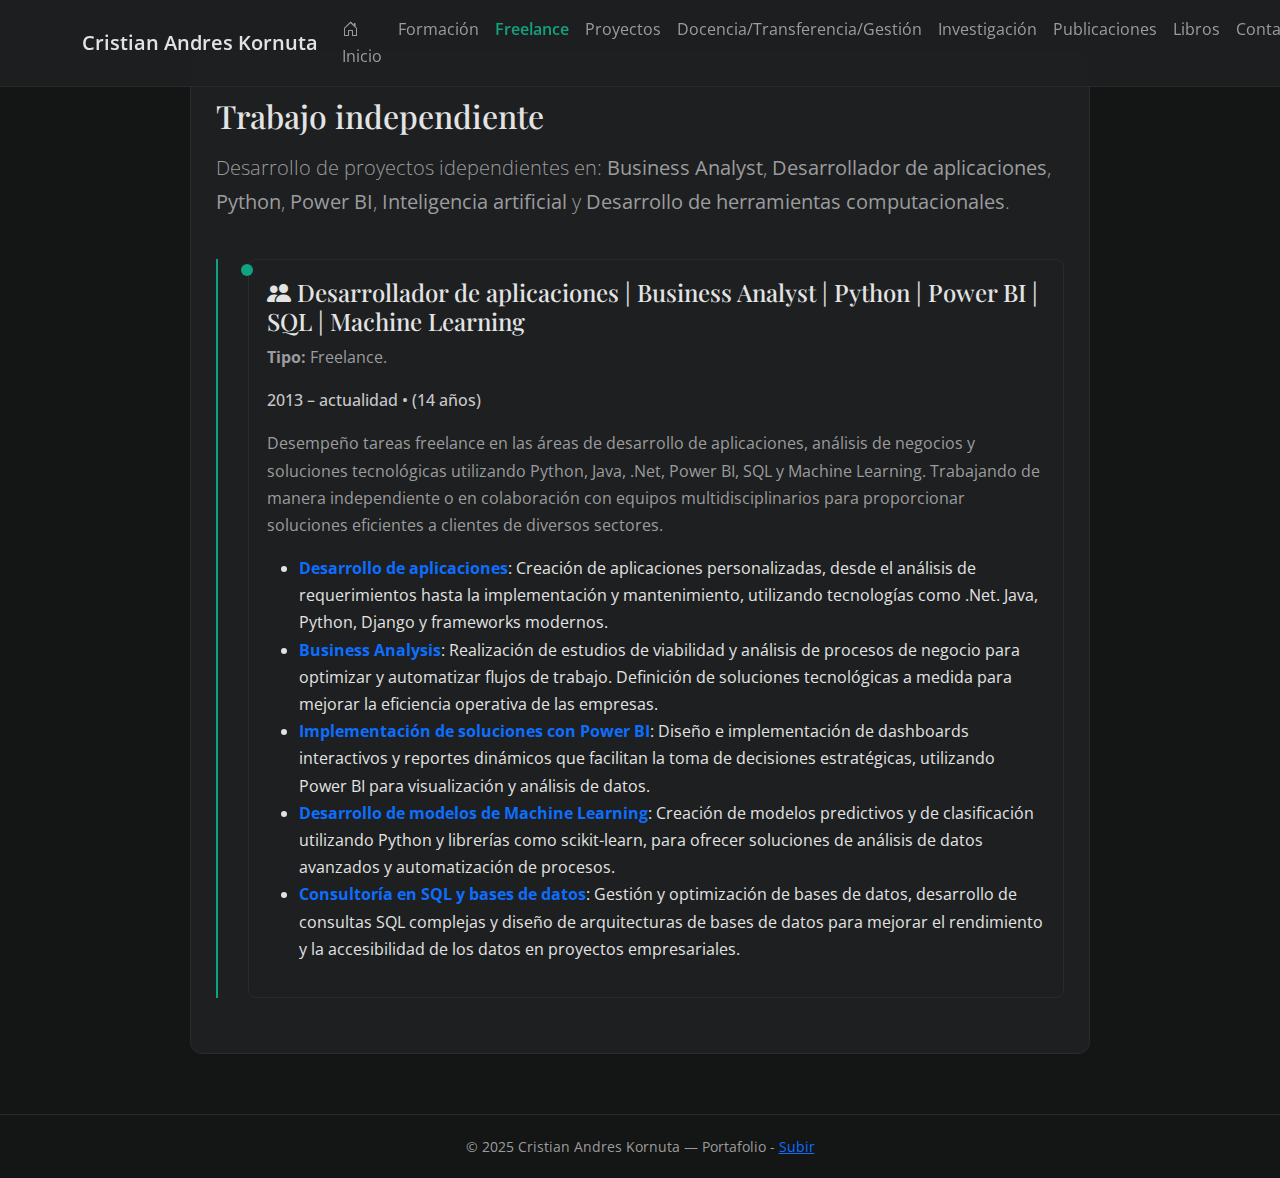
<file: freelance.html>
<!DOCTYPE html>
<html lang="es">

<head>
    <meta charset="UTF-8">
    <meta name="viewport" content="width=device-width, initial-scale=1.0">
    <title>Investigación | Portafolio</title>

    <!-- Fuentes -->
    <link
        href="https://fonts.googleapis.com/css2?family=Playfair+Display:wght@400;600&family=Open+Sans:wght@300;400;600&display=swap"
        rel="stylesheet">

    <!-- Bootstrap -->
    <link href="https://cdn.jsdelivr.net/npm/bootstrap@5.3.0-alpha1/dist/css/bootstrap.min.css" rel="stylesheet">

    <!-- Iconos -->
    <link href="https://cdn.jsdelivr.net/npm/bootstrap-icons/font/bootstrap-icons.css" rel="stylesheet">

    <!-- Estilos -->
    <link rel="stylesheet" href="assets/css/style.css">
</head>

<body>

    <!-- Navbar -->
    <nav class="navbar navbar-expand-lg fixed-top">
        <div class="container">
            <a class="navbar-brand fw-semibold" href="index.html">Cristian Andres Kornuta</a>
            <button class="navbar-toggler" type="button" data-bs-toggle="collapse" data-bs-target="#navbarNav">
                <span class="navbar-toggler-icon"></span>
            </button>

            <div class="collapse navbar-collapse justify-content-end" id="navbarNav">
                <ul class="navbar-nav">
                    <li class="nav-item"><a class="nav-link" href="index.html"><i
                                class="bi bi-house-door"></i> Inicio</a></li>
                    <li class="nav-item"><a class="nav-link" href="formacion.html">Formación</a></li>
                    <li class="nav-item"><a class="nav-link active" href="freelance.html">Freelance</a></li>
                    <li class="nav-item"><a class="nav-link" href="proyecto.html">Proyectos</a></li>
                    <li class="nav-item"><a class="nav-link" href="docencia.html">Docencia/Transferencia/Gestión</a>
                    </li>
                    <li class="nav-item"><a class="nav-link" href="investigacion.html">Investigación</a></li>
                    <li class="nav-item"><a class="nav-link" href="publicaciones.html">Publicaciones</a></li>
                    <li class="nav-item"><a class="nav-link" href="libros.html">Libros</a></li>
                    <li class="nav-item"><a class="nav-link" href="contacto.html">Contacto</a></li>
                </ul>
            </div>
        </div>
    </nav>


    <div class="container-main mt-5 pt-5">

        <h2 class="mb-3">Trabajo independiente</h2>

        <p class="lead">
            Desarrollo de proyectos idependientes en:
            <strong>Business Analyst</strong>,
            <strong>Desarrollador de aplicaciones</strong>,
            <strong>Python</strong>,
            <strong>Power BI</strong>, 
            <strong>Inteligencia artificial</strong> y
            <strong>Desarrollo de herramientas computacionales</strong>.
        </p>

        <!-- Timeline -->
        <div class="timeline">

            <!-- ========================================= -->
            <!--               AMBITO PRIVADO              -->
            <!-- ========================================= -->

            <!-- Ambito privado -->
            <div class="timeline-item" data-area="AP">
                <div class="teaching-card">

                    <h4><i class="bi bi-people-fill"></i> Desarrollador de aplicaciones | Business Analyst | Python |
                        Power BI | SQL | Machine Learning</h4>

                    <p><strong>Tipo:</strong> Freelance.</p>

                    <p class="text-muted">
                        2013 – actualidad
                        <span class="periodo" data-start="2013" data-end="actual"></span>
                    </p>

                    <p>Desempeño tareas freelance en las áreas de desarrollo de aplicaciones, análisis de negocios y
                        soluciones
                        tecnológicas utilizando Python, Java, .Net, Power BI, SQL y Machine Learning. Trabajando de
                        manera independiente o en
                        colaboración con equipos multidisciplinarios para proporcionar soluciones eficientes a clientes
                        de diversos
                        sectores.</p>

                    <ul>
                        <li><strong class="text-primary">Desarrollo de aplicaciones</strong>: Creación de aplicaciones
                            personalizadas, desde el análisis de requerimientos hasta la implementación y mantenimiento,
                            utilizando
                            tecnologías como .Net. Java, Python, Django y frameworks modernos.</li>

                        <li><strong class="text-primary">Business Analysis</strong>: Realización de estudios de
                            viabilidad y
                            análisis de procesos de negocio para optimizar y automatizar flujos de trabajo. Definición
                            de soluciones
                            tecnológicas a medida para mejorar la eficiencia operativa de las empresas.</li>

                        <li><strong class="text-primary">Implementación de soluciones con Power BI</strong>: Diseño e
                            implementación
                            de dashboards interactivos y reportes dinámicos que facilitan la toma de decisiones
                            estratégicas,
                            utilizando Power BI para visualización y análisis de datos.</li>

                        <li><strong class="text-primary">Desarrollo de modelos de Machine Learning</strong>: Creación de
                            modelos
                            predictivos y de clasificación utilizando Python y librerías como scikit-learn, para
                            ofrecer soluciones de análisis de datos avanzados y automatización de procesos.</li>

                        <li><strong class="text-primary">Consultoría en SQL y bases de datos</strong>: Gestión y
                            optimización de
                            bases de datos, desarrollo de consultas SQL complejas y diseño de arquitecturas de bases de
                            datos para
                            mejorar el rendimiento y la accesibilidad de los datos en proyectos empresariales.</li>
                    </ul>

                </div>
            </div>


        </div> <!-- cierre del .timeline -->
    </div> <!-- cierre del .container-main principal -->

    <footer>
        © 2025 Cristian Andres Kornuta — Portafolio - <a href="#" id="scrollTopLink"> Subir</a>
    </footer>

    <!-- Scripts -->
    <script src="https://cdn.jsdelivr.net/npm/bootstrap@5.3.0-alpha1/dist/js/bootstrap.bundle.min.js"></script>
    <script src="assets/js/animation.js"></script>

</body>

</html>
</file>
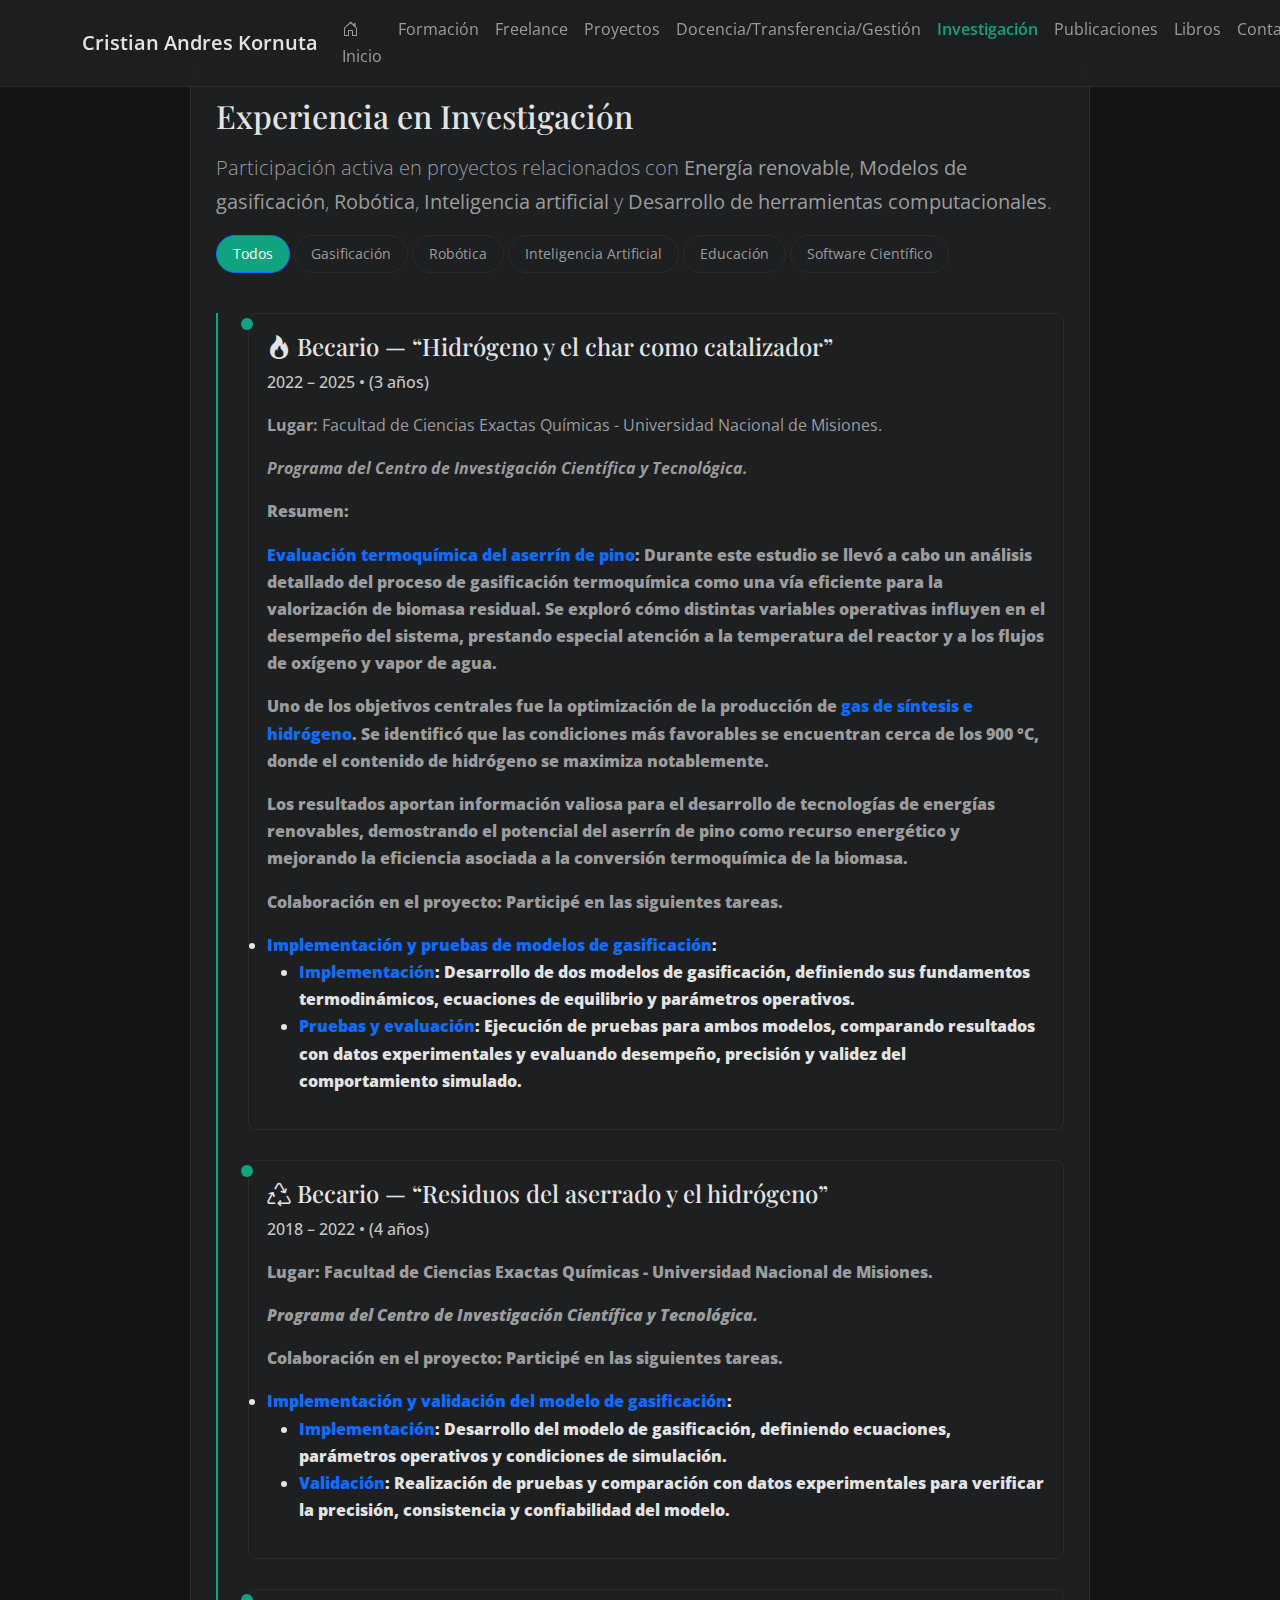
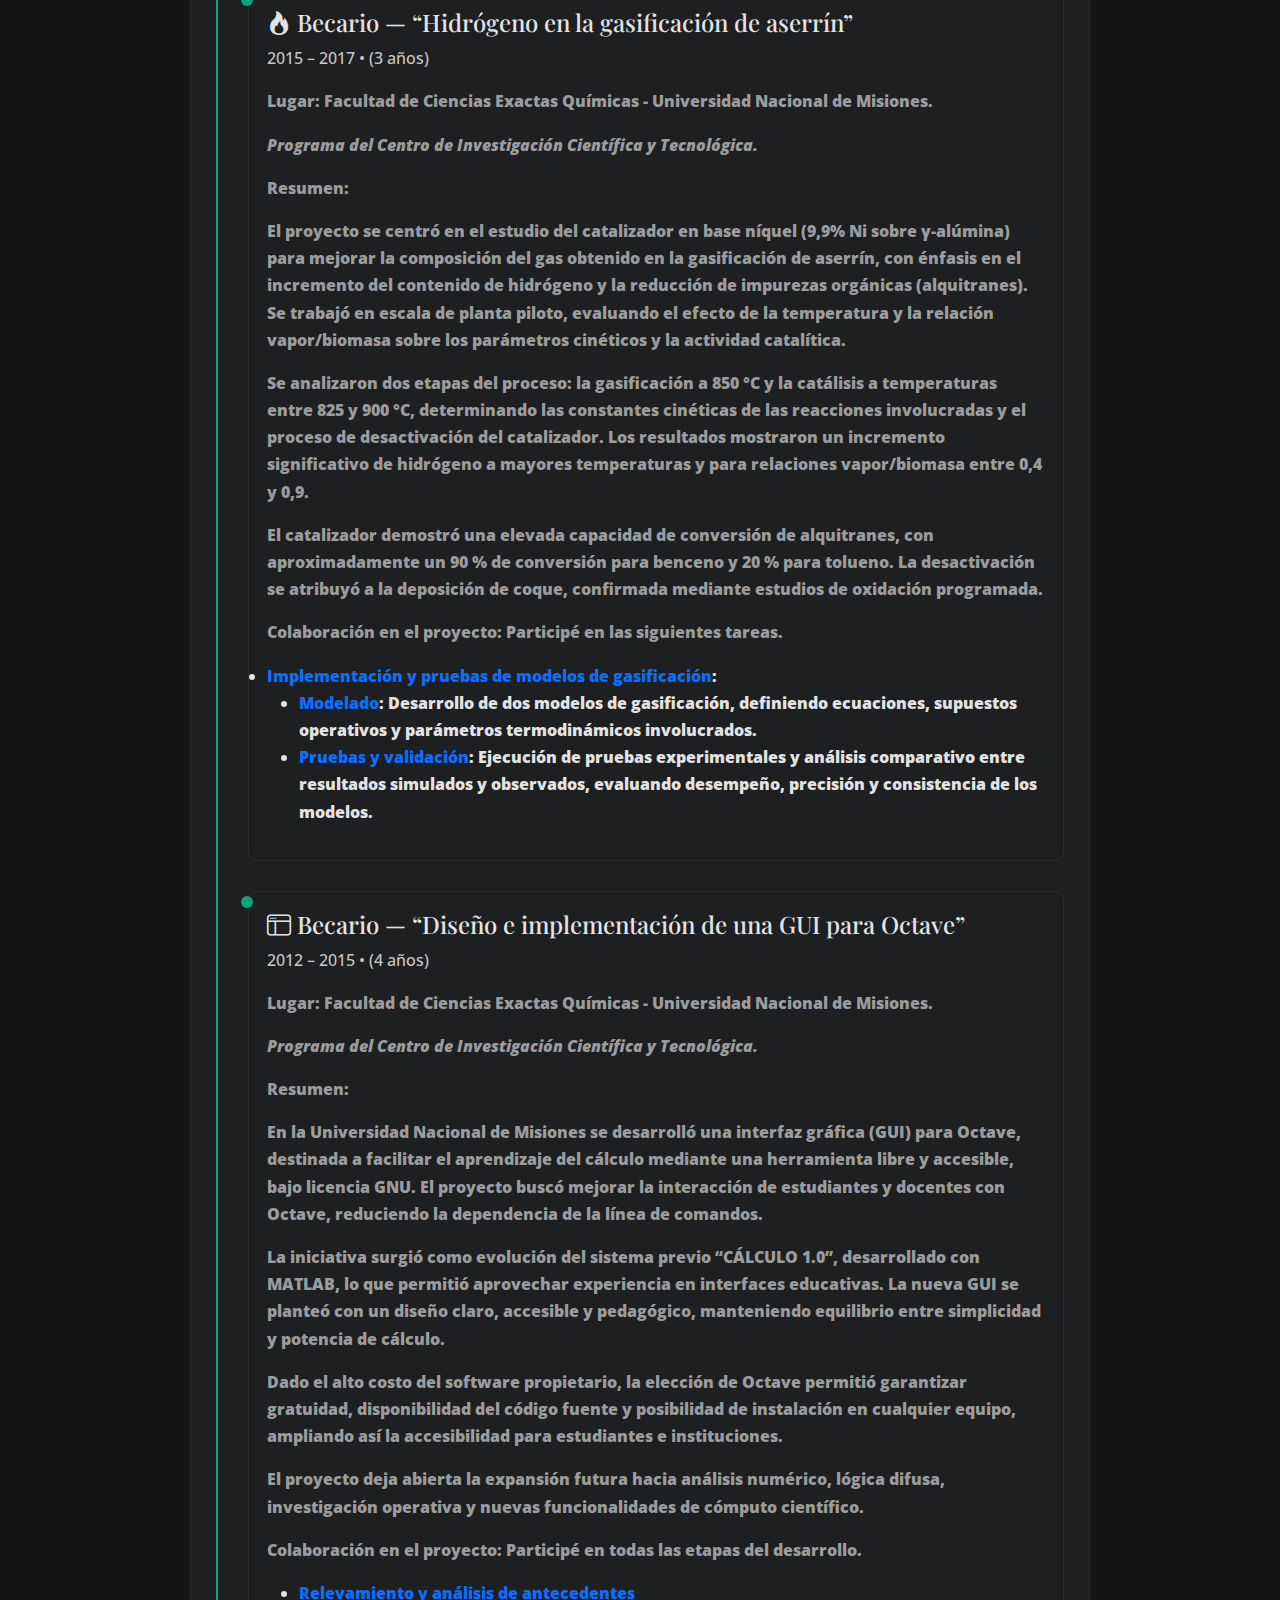
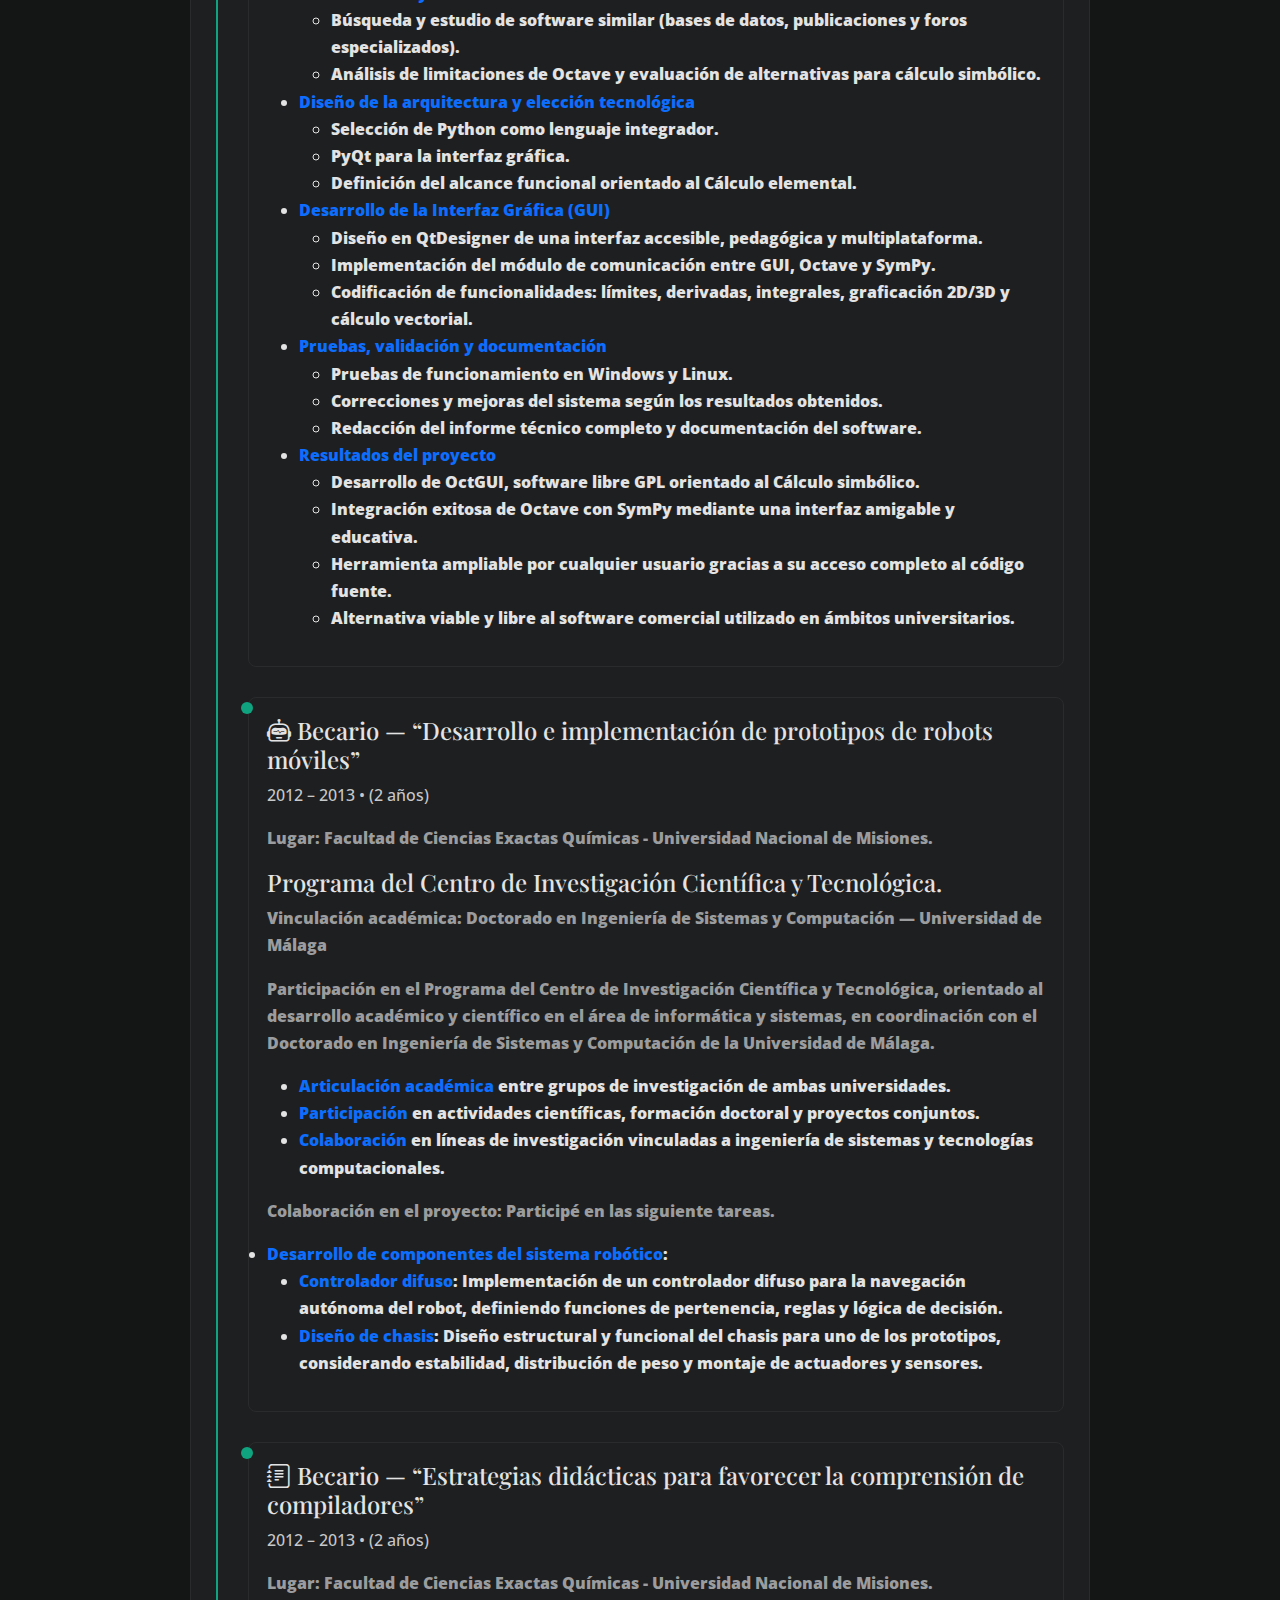
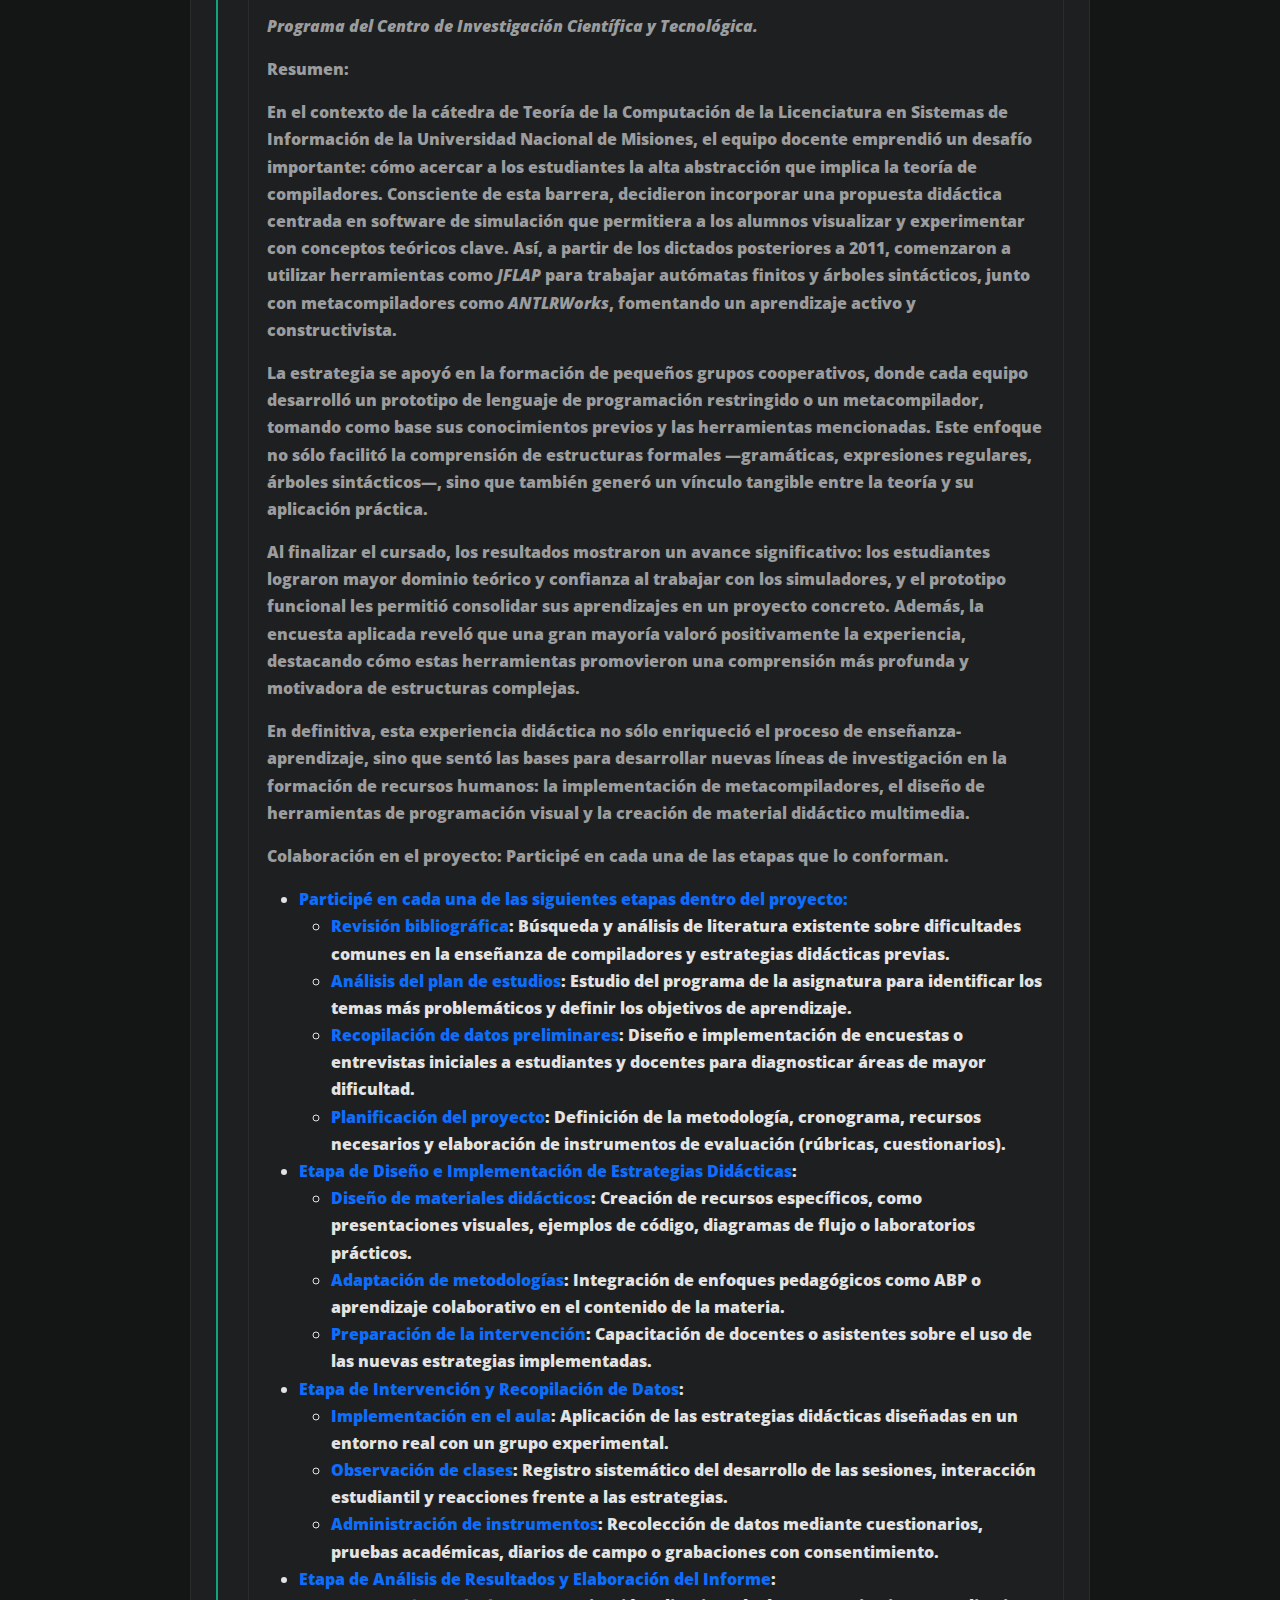
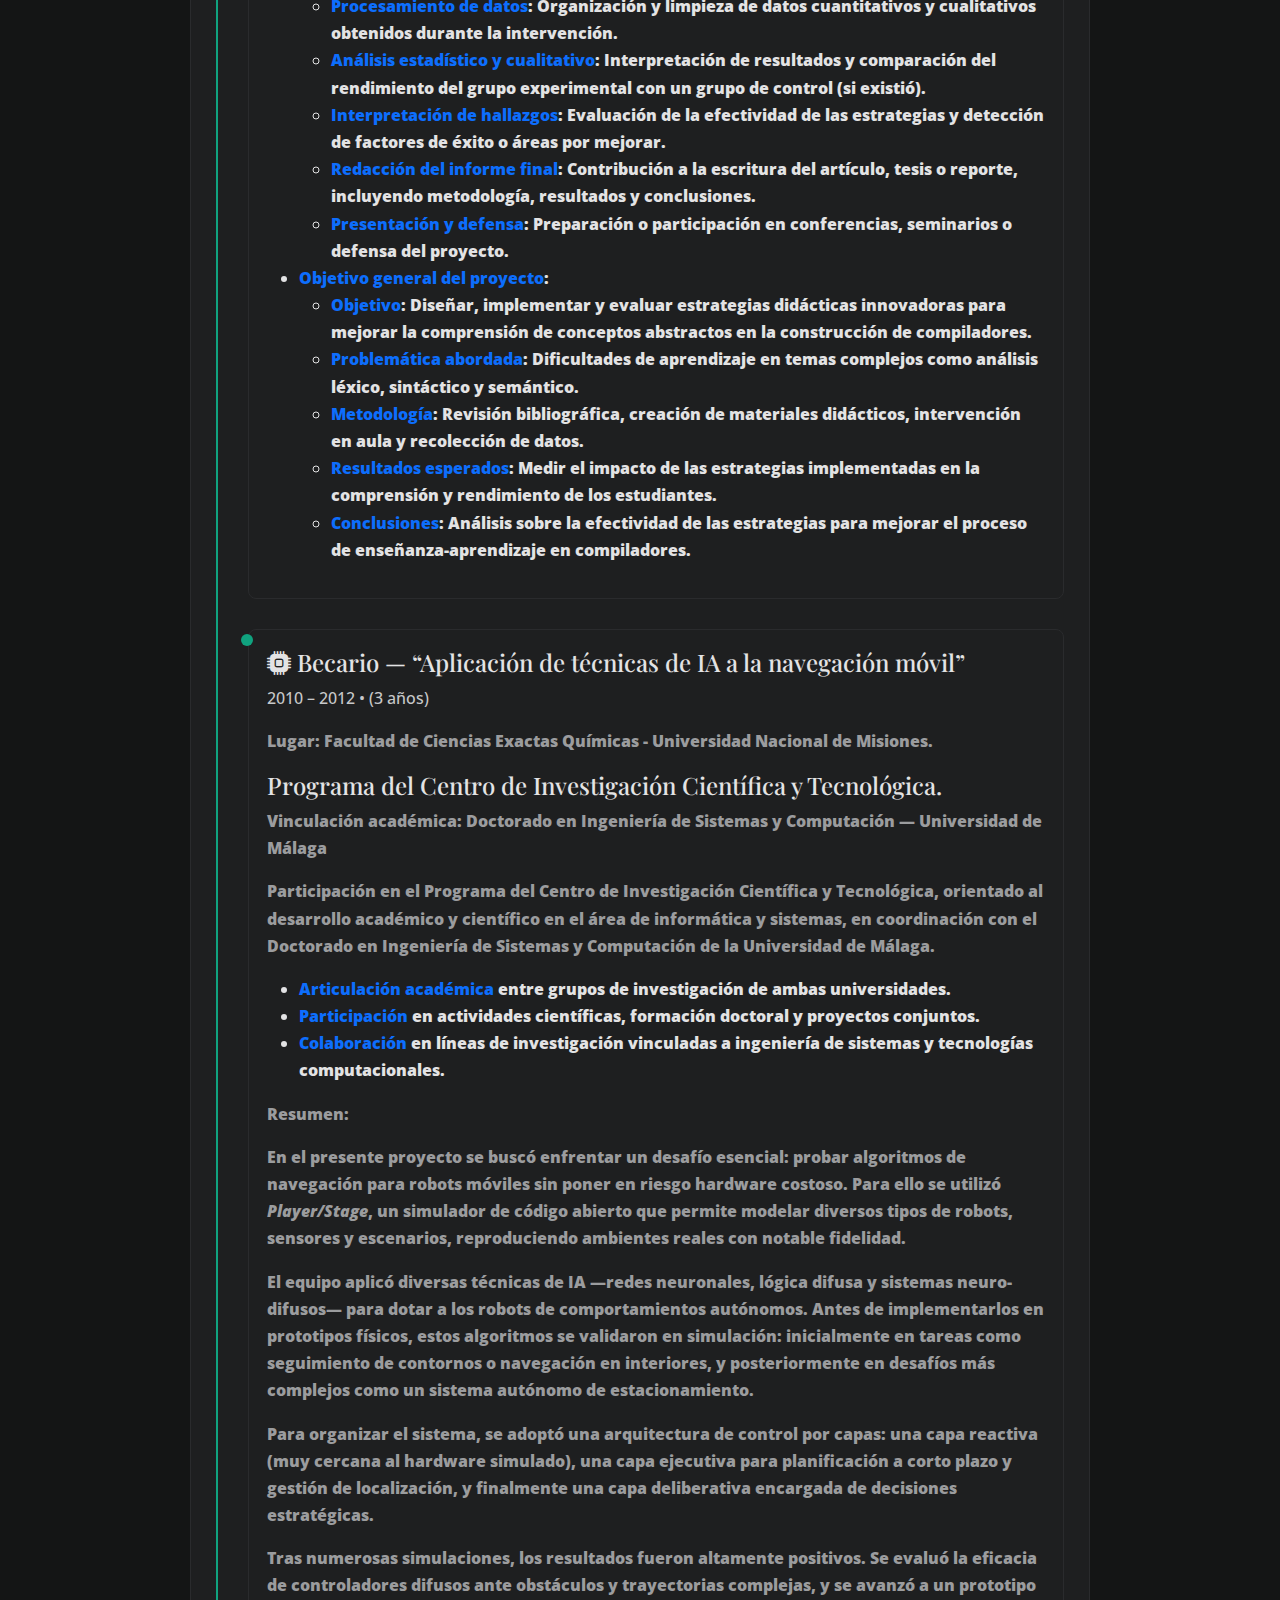
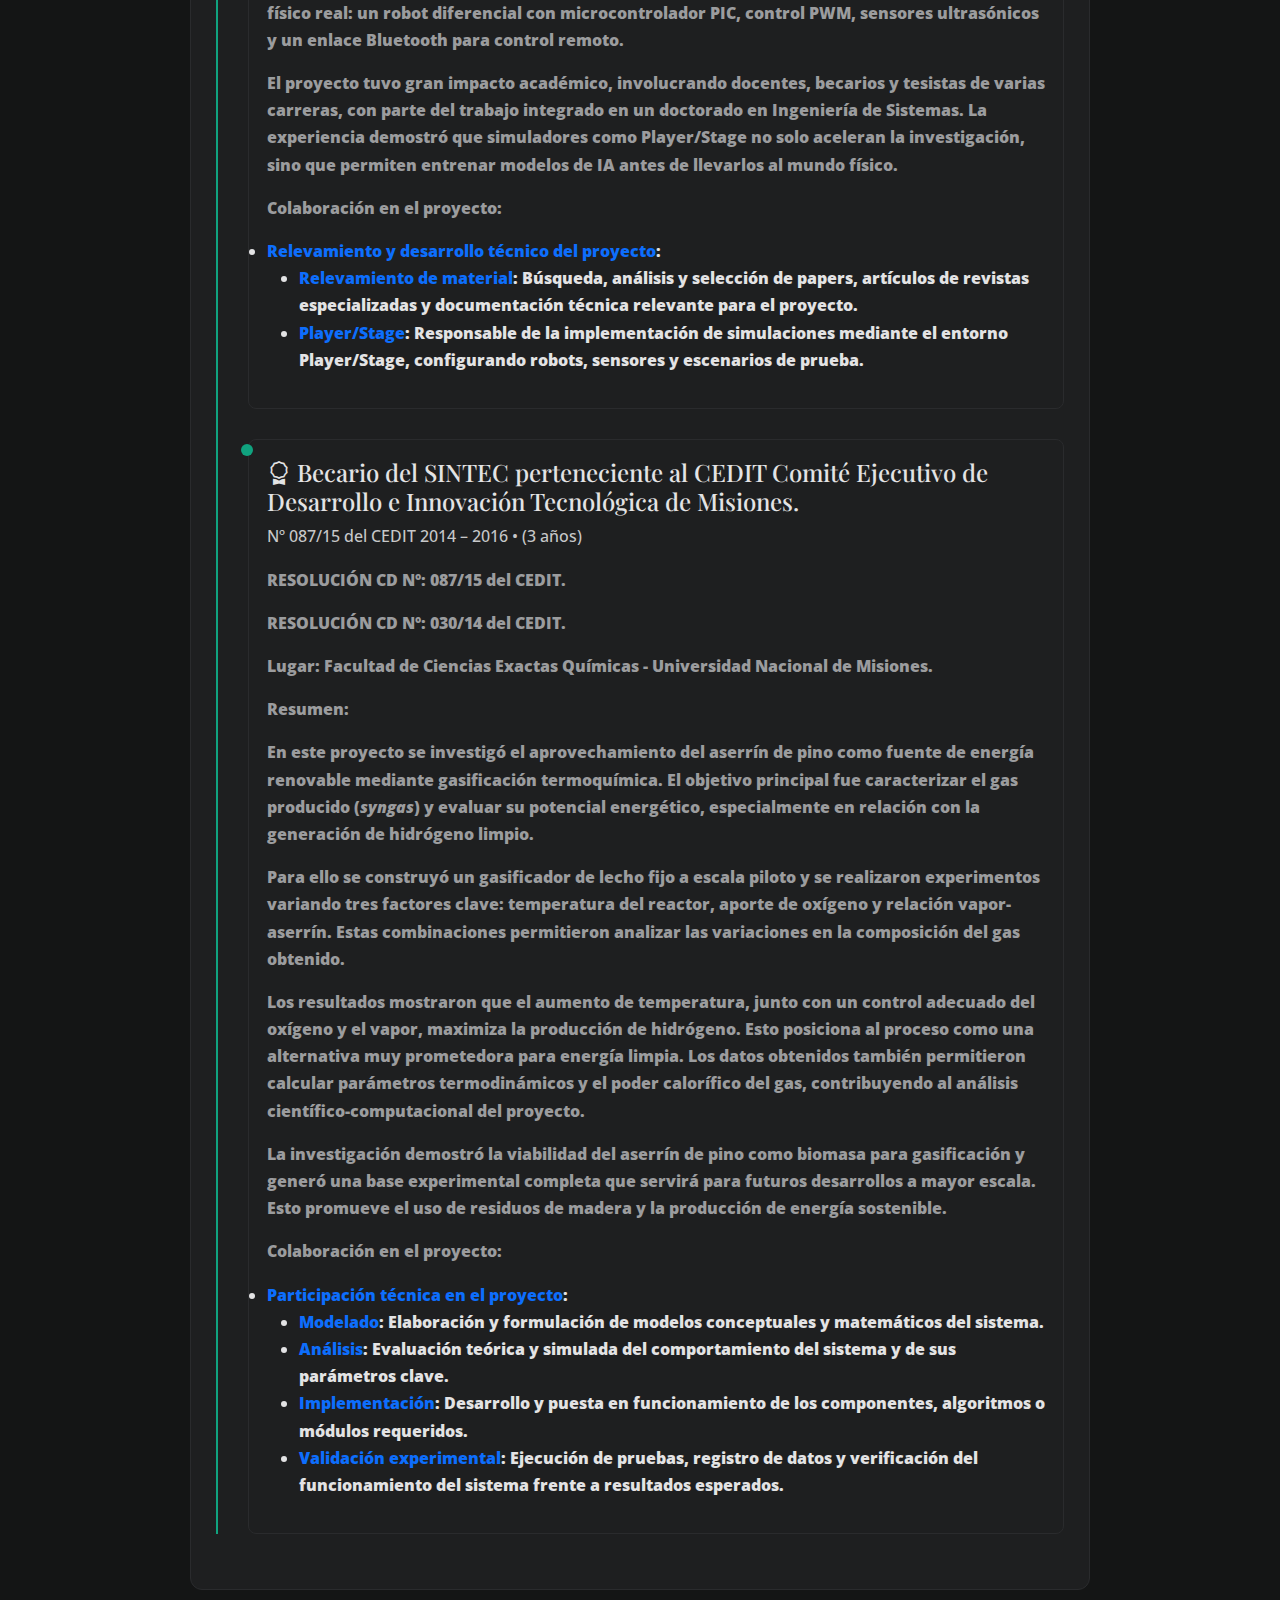
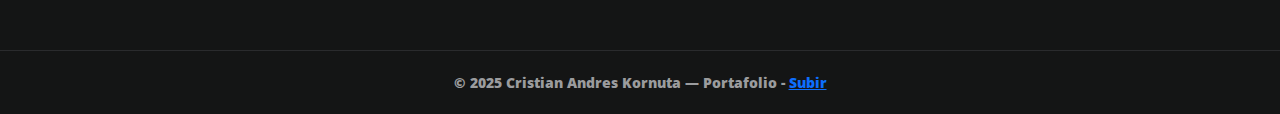
<file: investigacion.html>
<!DOCTYPE html>
<html lang="es">

<head>
    <meta charset="UTF-8">
    <meta name="viewport" content="width=device-width, initial-scale=1.0">
    <title>Investigación | Portafolio</title>

    <!-- Fuentes -->
    <link
        href="https://fonts.googleapis.com/css2?family=Playfair+Display:wght@400;600&family=Open+Sans:wght@300;400;600&display=swap"
        rel="stylesheet">

    <!-- Bootstrap -->
    <link href="https://cdn.jsdelivr.net/npm/bootstrap@5.3.0-alpha1/dist/css/bootstrap.min.css" rel="stylesheet">

    <!-- Iconos -->
    <link href="https://cdn.jsdelivr.net/npm/bootstrap-icons/font/bootstrap-icons.css" rel="stylesheet">

    <!-- Estilos -->
    <link rel="stylesheet" href="assets/css/style.css">
</head>

<body>

    <!-- Navbar -->
    <nav class="navbar navbar-expand-lg fixed-top">
        <div class="container">
            <a class="navbar-brand fw-semibold" href="index.html">Cristian Andres Kornuta</a>
            <button class="navbar-toggler" type="button" data-bs-toggle="collapse" data-bs-target="#navbarNav">
                <span class="navbar-toggler-icon"></span>
            </button>

            <div class="collapse navbar-collapse justify-content-end" id="navbarNav">
                <ul class="navbar-nav">
                    <li class="nav-item"><a class="nav-link" href="index.html"><i class="bi bi-house-door"></i>
                            Inicio</a></li>
                    <li class="nav-item"><a class="nav-link" href="formacion.html">Formación</a></li>
                    <li class="nav-item"><a class="nav-link" href="freelance.html">Freelance</a></li>
                    <li class="nav-item"><a class="nav-link" href="proyecto.html">Proyectos</a></li>
                    <li class="nav-item"><a class="nav-link" href="docencia.html">Docencia/Transferencia/Gestión</a>
                    </li>
                    <li class="nav-item"><a class="nav-link active" href="investigacion.html">Investigación</a></li>
                    <li class="nav-item"><a class="nav-link" href="publicaciones.html">Publicaciones</a></li>
                    <li class="nav-item"><a class="nav-link" href="libros.html">Libros</a></li>
                    <li class="nav-item"><a class="nav-link" href="contacto.html">Contacto</a></li>
                </ul>
            </div>
        </div>
    </nav>

    <div class="container-main mt-5 pt-5">

        <h2 class="mb-3">Experiencia en Investigación</h2>

        <p class="lead">
            Participación activa en proyectos relacionados con
            <strong>Energía renovable</strong>,
            <strong>Modelos de gasificación</strong>,
            <strong>Robótica</strong>,
            <strong>Inteligencia artificial</strong> y
            <strong>Desarrollo de herramientas computacionales</strong>.
        </p>

        <!-- Filtros -->
        <div class="mb-4">
            <button class="btn btn-outline-primary filter-btn active" data-filter="all">Todos</button>
            <button class="btn btn-outline-primary filter-btn" data-filter="gasificacion">Gasificación</button>
            <button class="btn btn-outline-primary filter-btn" data-filter="robotica">Robótica</button>
            <button class="btn btn-outline-primary filter-btn" data-filter="ia">Inteligencia Artificial</button>
            <button class="btn btn-outline-primary filter-btn" data-filter="educacion">Educación</button>
            <button class="btn btn-outline-primary filter-btn" data-filter="software">Software Científico</button>
        </div>

        <!-- Timeline -->
        <div class="timeline">

            <!-- Hidrógeno y char — 2022–2024 -->
            <div class="timeline-item" data-area="gasificacion">
                <div class="teaching-card">

                    <h4>
                        <i class="bi bi-fire"></i>
                        Becario — “Hidrógeno y el char como catalizador”
                    </h4>

                    <p class="text-muted">
                        2022 – 2025
                        <span class="periodo" data-start="2022" data-end="2024"></span>
                    </p>

                    <p><strong>Lugar:</strong> Facultad de Ciencias Exactas Químicas - Universidad Nacional de Misiones.
                    </p>

                    <p><strong><i>Programa del Centro de Investigación Científica y Tecnológica.<strong></i></p>

                    <p><strong>Resumen:</strong></p>

                    <p>
                        <strong class="text-primary">Evaluación termoquímica del aserrín de pino</strong>: Durante este
                        estudio se llevó a cabo un análisis detallado del proceso de gasificación termoquímica como una
                        vía eficiente para la valorización de biomasa residual. Se exploró cómo distintas variables
                        operativas influyen en el desempeño del sistema, prestando especial atención a la temperatura
                        del reactor y a los flujos de oxígeno y vapor de agua.
                    </p>

                    <p>
                        Uno de los objetivos centrales fue la optimización de la producción de
                        <strong class="text-primary">gas de síntesis e hidrógeno</strong>. Se identificó que las
                        condiciones más favorables se encuentran cerca de los 900 °C, donde el contenido de hidrógeno se
                        maximiza notablemente.
                    </p>

                    <p>
                        Los resultados aportan información valiosa para el desarrollo de tecnologías de energías
                        renovables, demostrando el potencial del aserrín de pino como recurso energético y mejorando la
                        eficiencia asociada a la conversión termoquímica de la biomasa.
                    </p>

                    <p><strong>Colaboración en el proyecto:</strong> Participé en las siguientes tareas.</p>

                    <li>
                        <strong class="text-primary">Implementación y pruebas de modelos de gasificación</strong>:
                        <ul>
                            <li>
                                <strong class="text-primary">Implementación</strong>: Desarrollo de dos modelos de
                                gasificación, definiendo sus fundamentos termodinámicos, ecuaciones de equilibrio y
                                parámetros operativos.
                            </li>
                            <li>
                                <strong class="text-primary">Pruebas y evaluación</strong>: Ejecución de pruebas para
                                ambos modelos, comparando resultados con datos experimentales y evaluando desempeño,
                                precisión y validez del comportamiento simulado.
                            </li>
                        </ul>
                    </li>

                </div>
            </div>

            <!-- Residuos del aserrado — 2018–2021 -->
            <div class="timeline-item" data-area="gasificacion">
                <div class="teaching-card">
                    <h4>
                        <i class="bi bi-recycle"></i> Becario — “Residuos del aserrado y el hidrógeno”
                    </h4>

                    <p class="text-muted">
                        2018 – 2022
                        <span class="periodo" data-start="2018" data-end="2021"></span>
                    </p>

                    <p><strong>Lugar:</strong> Facultad de Ciencias Exactas Químicas - Universidad Nacional de Misiones.
                    </p>

                    <p><strong><i>Programa del Centro de Investigación Científica y Tecnológica.<strong></i></p>

                    <p><strong>Colaboración en el proyecto:</strong> Participé en las siguientes tareas.</p>

                    <li>
                        <strong class="text-primary">Implementación y validación del modelo de gasificación</strong>:
                        <ul>
                            <li>
                                <strong class="text-primary">Implementación</strong>: Desarrollo del modelo de
                                gasificación, definiendo ecuaciones, parámetros operativos y condiciones de simulación.
                            </li>
                            <li>
                                <strong class="text-primary">Validación</strong>: Realización de pruebas y comparación
                                con datos experimentales para verificar la precisión, consistencia y confiabilidad del
                                modelo.
                            </li>
                        </ul>
                    </li>

                </div>
            </div>

            <!-- Hidrógeno en la gasificación — 2015–2017 -->
            <div class="timeline-item" data-area="gasificacion">
                <div class="teaching-card">
                    <h4>
                        <i class="bi bi-fire"></i> Becario — “Hidrógeno en la gasificación de aserrín”
                    </h4>

                    <p class="text-muted">
                        2015 – 2017
                        <span class="periodo" data-start="2015" data-end="2017"></span>
                    </p>

                    <p><strong>Lugar:</strong> Facultad de Ciencias Exactas Químicas - Universidad Nacional de Misiones.
                    </p>

                    <p><strong><i>Programa del Centro de Investigación Científica y Tecnológica.<strong></i></p>

                    <p><strong>Resumen:</strong></p>

                    <p>
                        El proyecto se centró en el estudio del <strong>catalizador en base níquel (9,9% Ni sobre
                            γ-alúmina)</strong> para mejorar la composición del gas obtenido en la <strong>gasificación
                            de aserrín</strong>, con énfasis en el incremento del contenido de hidrógeno y la reducción
                        de impurezas orgánicas (alquitranes).
                        Se trabajó en escala de <strong>planta piloto</strong>, evaluando el efecto de la temperatura y
                        la relación vapor/biomasa sobre los parámetros cinéticos y la actividad catalítica.
                    </p>

                    <p>
                        Se analizaron dos etapas del proceso: la <strong>gasificación</strong> a 850 °C y la
                        <strong>catálisis</strong> a temperaturas entre 825 y 900 °C, determinando las constantes
                        cinéticas de las reacciones involucradas y el proceso de desactivación del catalizador.
                        Los resultados mostraron un incremento significativo de hidrógeno a mayores temperaturas y para
                        relaciones vapor/biomasa entre 0,4 y 0,9.
                    </p>

                    <p>
                        El catalizador demostró una elevada capacidad de <strong>conversión de alquitranes</strong>, con
                        aproximadamente un 90 % de conversión para benceno y 20 % para tolueno. La desactivación se
                        atribuyó a la deposición de coque, confirmada mediante estudios de oxidación programada.
                    </p>

                    <p>
                        <strong>Colaboración en el proyecto:</strong> Participé en las siguientes tareas.
                    </p>

                    <li>
                        <strong class="text-primary">Implementación y pruebas de modelos de gasificación</strong>:
                        <ul>
                            <li>
                                <strong class="text-primary">Modelado</strong>: Desarrollo de dos modelos de
                                gasificación, definiendo ecuaciones, supuestos operativos y parámetros termodinámicos
                                involucrados.
                            </li>
                            <li>
                                <strong class="text-primary">Pruebas y validación</strong>: Ejecución de pruebas
                                experimentales y análisis comparativo entre resultados simulados y observados, evaluando
                                desempeño, precisión y consistencia de los modelos.
                            </li>
                        </ul>
                    </li>

                </div>
            </div>

            <!-- GUI para Octave — 2012–2015 -->
            <div class="timeline-item" data-area="software">
                <div class="teaching-card">

                    <h4>
                        <i class="bi bi-window-sidebar"></i> Becario — “Diseño e implementación de una GUI para Octave”
                    </h4>

                    <p class="text-muted">
                        2012 – 2015
                        <span class="periodo" data-start="2012" data-end="2015"></span>
                    </p>

                    <p><strong>Lugar:</strong> Facultad de Ciencias Exactas Químicas - Universidad Nacional de Misiones.
                    </p>

                    <p><strong><i>Programa del Centro de Investigación Científica y Tecnológica.<strong></i></p>

                    <p><strong>Resumen:</strong></p>

                    <p>
                        En la Universidad Nacional de Misiones se desarrolló una interfaz gráfica (GUI) para Octave,
                        destinada a facilitar el aprendizaje del cálculo mediante una herramienta libre y accesible,
                        bajo licencia GNU. El proyecto buscó mejorar la interacción de estudiantes y docentes con
                        Octave, reduciendo la dependencia de la línea de comandos.
                    </p>

                    <p>
                        La iniciativa surgió como evolución del sistema previo “CÁLCULO 1.0”, desarrollado con MATLAB,
                        lo que permitió aprovechar experiencia en interfaces educativas. La nueva GUI se planteó con un
                        diseño claro, accesible y pedagógico, manteniendo equilibrio entre simplicidad y potencia de
                        cálculo.
                    </p>

                    <p>
                        Dado el alto costo del software propietario, la elección de Octave permitió garantizar
                        gratuidad,
                        disponibilidad del código fuente y posibilidad de instalación en cualquier equipo, ampliando así
                        la accesibilidad para estudiantes e instituciones.
                    </p>

                    <p>
                        El proyecto deja abierta la expansión futura hacia análisis numérico, lógica difusa,
                        investigación operativa y nuevas funcionalidades de cómputo científico.
                    </p>

                    <p><strong>Colaboración en el proyecto:</strong> Participé en todas las etapas del desarrollo.</p>

                    <ul>
                        <li>
                            <strong class="text-primary">Relevamiento y análisis de antecedentes</strong>
                            <ul>
                                <li>Búsqueda y estudio de software similar (bases de datos, publicaciones y foros
                                    especializados).</li>
                                <li>Análisis de limitaciones de Octave y evaluación de alternativas para cálculo
                                    simbólico.</li>
                            </ul>
                        </li>

                        <li>
                            <strong class="text-primary">Diseño de la arquitectura y elección
                                tecnológica</strong>
                            <ul>
                                <li>Selección de Python como lenguaje integrador.</li>
                                <li>PyQt para la interfaz gráfica.</li>
                                <li>Definición del alcance funcional orientado al Cálculo elemental.</li>
                            </ul>
                        </li>

                        <li>
                            <strong class="text-primary">Desarrollo de la Interfaz Gráfica (GUI)</strong>
                            <ul>
                                <li>Diseño en QtDesigner de una interfaz accesible, pedagógica y multiplataforma.</li>
                                <li>Implementación del módulo de comunicación entre GUI, Octave y SymPy.</li>
                                <li>Codificación de funcionalidades: límites, derivadas, integrales, graficación 2D/3D y
                                    cálculo vectorial.</li>
                            </ul>
                        </li>

                        <li>
                            <strong class="text-primary">Pruebas, validación y documentación</strong>
                            <ul>
                                <li>Pruebas de funcionamiento en Windows y Linux.</li>
                                <li>Correcciones y mejoras del sistema según los resultados obtenidos.</li>
                                <li>Redacción del informe técnico completo y documentación del software.</li>
                            </ul>
                        </li>

                        <li>
                            <strong class="text-primary">Resultados del proyecto</strong>
                            <ul>
                                <li>Desarrollo de <strong>OctGUI</strong>, software libre GPL orientado al Cálculo
                                    simbólico.</li>
                                <li>Integración exitosa de Octave con SymPy mediante una interfaz amigable y educativa.
                                </li>
                                <li>Herramienta ampliable por cualquier usuario gracias a su acceso completo al código
                                    fuente.</li>
                                <li>Alternativa viable y libre al software comercial utilizado en ámbitos
                                    universitarios.</li>
                            </ul>
                        </li>
                    </ul>

                </div>
            </div>

            <!-- Robótica — 2012–2013 -->
            <div class="timeline-item" data-area="robotica">
                <div class="teaching-card">
                    <h4><i class="bi bi-robot"></i> Becario — “Desarrollo e implementación de prototipos de robots
                        móviles”</h4>
                    <p class="text-muted">2012 – 2013 <span class="periodo" data-start="2012" data-end="2013"></span>
                    </p>

                    <p><strong>Lugar:</strong> Facultad de Ciencias Exactas Químicas - Universidad Nacional de Misiones.
                    </p>

                    <!-- Programa: Centro de Investigación -->

                    <h4></i> Programa del Centro de Investigación Científica y Tecnológica.</h4>

                    <p><strong>Vinculación académica:</strong> Doctorado en Ingeniería de Sistemas y Computación —
                        Universidad de Málaga</p>

                    <p>
                        Participación en el Programa del Centro de Investigación Científica y Tecnológica, orientado al
                        desarrollo
                        académico y científico en el área de informática y sistemas, en coordinación con el Doctorado en
                        Ingeniería
                        de Sistemas y Computación de la Universidad de Málaga.
                    </p>

                    <ul>
                        <li><strong class="text-primary">Articulación académica</strong> entre grupos de investigación
                            de ambas universidades.</li>
                        <li><strong class="text-primary">Participación</strong> en actividades científicas, formación
                            doctoral y proyectos conjuntos.</li>
                        <li><strong class="text-primary">Colaboración</strong> en líneas de investigación vinculadas a
                            ingeniería de sistemas y tecnologías computacionales.</li>
                    </ul>

                    <p>
                        <strong>Colaboración en el proyecto:</strong> Participé en las siguiente tareas.<br>
                    </p>

                    <li>
                        <strong class="text-primary">Desarrollo de componentes del sistema robótico</strong>:
                        <ul>
                            <li>
                                <strong class="text-primary">Controlador difuso</strong>: Implementación de un
                                controlador difuso para la navegación autónoma del robot, definiendo funciones de
                                pertenencia, reglas y lógica de decisión.
                            </li>
                            <li>
                                <strong class="text-primary">Diseño de chasis</strong>: Diseño estructural y funcional
                                del chasis para uno de los prototipos, considerando estabilidad, distribución de peso y
                                montaje de actuadores y sensores.
                            </li>
                        </ul>
                    </li>

                </div>
            </div>

            <!-- Estrategias didácticas — 2012–2013 -->
            <div class="timeline-item" data-area="educacion">
                <div class="teaching-card">
                    <h4><i class="bi bi-journal-text"></i> Becario — “Estrategias didácticas para favorecer la
                        comprensión de compiladores”</h4>
                    <p class="text-muted">2012 – 2013 <span class="periodo" data-start="2012" data-end="2013"></span>
                    </p>

                    <p><strong>Lugar:</strong> Facultad de Ciencias Exactas Químicas - Universidad Nacional de Misiones.
                    </p>

                    <p><strong><i>Programa del Centro de Investigación Científica y Tecnológica.<strong></i></p>

                    <p><strong>Resumen:</strong></p>

                    <p>
                        En el contexto de la cátedra de Teoría de la Computación de la Licenciatura en Sistemas de
                        Información de la Universidad Nacional de Misiones,
                        el equipo docente emprendió un desafío importante: cómo acercar a los estudiantes la alta
                        abstracción que implica la teoría de compiladores. Consciente
                        de esta barrera, decidieron incorporar una propuesta didáctica centrada en software de
                        simulación que permitiera a los alumnos visualizar y experimentar
                        con conceptos teóricos clave. Así, a partir de los dictados posteriores a 2011, comenzaron a
                        utilizar herramientas como <em>JFLAP</em> para trabajar autómatas finitos
                        y árboles sintácticos, junto con metacompiladores como <em>ANTLRWorks</em>, fomentando un
                        aprendizaje activo y constructivista.
                    </p>

                    <p>
                        La estrategia se apoyó en la formación de pequeños grupos cooperativos, donde cada equipo
                        desarrolló un prototipo de lenguaje de programación restringido o un
                        metacompilador, tomando como base sus conocimientos previos y las herramientas mencionadas. Este
                        enfoque no sólo facilitó la comprensión de estructuras formales
                        —gramáticas, expresiones regulares, árboles sintácticos—, sino que también generó un vínculo
                        tangible entre la teoría y su aplicación práctica.
                    </p>

                    <p>
                        Al finalizar el cursado, los resultados mostraron un avance significativo: los estudiantes
                        lograron mayor dominio teórico y confianza al trabajar con los simuladores,
                        y el prototipo funcional les permitió consolidar sus aprendizajes en un proyecto concreto.
                        Además, la encuesta aplicada reveló que una gran mayoría valoró positivamente
                        la experiencia, destacando cómo estas herramientas promovieron una comprensión más profunda y
                        motivadora de estructuras complejas.
                    </p>

                    <p>
                        En definitiva, esta experiencia didáctica no sólo enriqueció el proceso de
                        enseñanza-aprendizaje, sino que sentó las bases para desarrollar nuevas líneas de investigación
                        en
                        la formación de recursos humanos: la implementación de metacompiladores, el diseño de
                        herramientas de programación visual y la creación de material didáctico multimedia.
                    </p>

                    <p>
                        <strong>Colaboración en el proyecto:</strong> Participé en cada una de las etapas que lo
                        conforman.<br>
                    </p>

                    <ul>
                        <li>
                            <strong class="text-primary">Participé en cada una de las siguientes etapas dentro del
                                proyecto:</strong>
                            <ul>
                                <li>
                                    <strong class="text-primary">Revisión bibliográfica</strong>: Búsqueda y análisis de
                                    literatura existente sobre dificultades comunes en la enseñanza de compiladores y
                                    estrategias didácticas previas.
                                </li>
                                <li>
                                    <strong class="text-primary">Análisis del plan de estudios</strong>: Estudio del
                                    programa de la asignatura para identificar los temas más problemáticos y definir los
                                    objetivos de aprendizaje.
                                </li>
                                <li>
                                    <strong class="text-primary">Recopilación de datos preliminares</strong>: Diseño e
                                    implementación de encuestas o entrevistas iniciales a estudiantes y docentes para
                                    diagnosticar áreas de mayor dificultad.
                                </li>
                                <li>
                                    <strong class="text-primary">Planificación del proyecto</strong>: Definición de la
                                    metodología, cronograma, recursos necesarios y elaboración de instrumentos de
                                    evaluación (rúbricas, cuestionarios).
                                </li>
                            </ul>
                        </li>

                        <li>
                            <strong class="text-primary">Etapa de Diseño e Implementación de Estrategias
                                Didácticas</strong>:
                            <ul>
                                <li>
                                    <strong class="text-primary">Diseño de materiales didácticos</strong>: Creación de
                                    recursos específicos, como presentaciones visuales, ejemplos de código, diagramas de
                                    flujo o laboratorios prácticos.
                                </li>
                                <li>
                                    <strong class="text-primary">Adaptación de metodologías</strong>: Integración de
                                    enfoques pedagógicos como ABP o aprendizaje colaborativo en el contenido de la
                                    materia.
                                </li>
                                <li>
                                    <strong class="text-primary">Preparación de la intervención</strong>: Capacitación
                                    de docentes o asistentes sobre el uso de las nuevas estrategias implementadas.
                                </li>
                            </ul>
                        </li>

                        <li>
                            <strong class="text-primary">Etapa de Intervención y Recopilación de Datos</strong>:
                            <ul>
                                <li>
                                    <strong class="text-primary">Implementación en el aula</strong>: Aplicación de las
                                    estrategias didácticas diseñadas en un entorno real con un grupo experimental.
                                </li>
                                <li>
                                    <strong class="text-primary">Observación de clases</strong>: Registro sistemático
                                    del desarrollo de las sesiones, interacción estudiantil y reacciones frente a las
                                    estrategias.
                                </li>
                                <li>
                                    <strong class="text-primary">Administración de instrumentos</strong>: Recolección de
                                    datos mediante cuestionarios, pruebas académicas, diarios de campo o grabaciones con
                                    consentimiento.
                                </li>
                            </ul>
                        </li>

                        <li>
                            <strong class="text-primary">Etapa de Análisis de Resultados y Elaboración del
                                Informe</strong>:
                            <ul>
                                <li>
                                    <strong class="text-primary">Procesamiento de datos</strong>: Organización y
                                    limpieza de datos cuantitativos y cualitativos obtenidos durante la intervención.
                                </li>
                                <li>
                                    <strong class="text-primary">Análisis estadístico y cualitativo</strong>:
                                    Interpretación de resultados y comparación del rendimiento del grupo experimental
                                    con un grupo de control (si existió).
                                </li>
                                <li>
                                    <strong class="text-primary">Interpretación de hallazgos</strong>: Evaluación de la
                                    efectividad de las estrategias y detección de factores de éxito o áreas por mejorar.
                                </li>
                                <li>
                                    <strong class="text-primary">Redacción del informe final</strong>: Contribución a la
                                    escritura del artículo, tesis o reporte, incluyendo metodología, resultados y
                                    conclusiones.
                                </li>
                                <li>
                                    <strong class="text-primary">Presentación y defensa</strong>: Preparación o
                                    participación en conferencias, seminarios o defensa del proyecto.
                                </li>
                            </ul>
                        </li>

                        <li>
                            <strong class="text-primary">Objetivo general del proyecto</strong>:
                            <ul>
                                <li>
                                    <strong class="text-primary">Objetivo</strong>: Diseñar, implementar y evaluar
                                    estrategias didácticas innovadoras para mejorar la comprensión de conceptos
                                    abstractos en la construcción de compiladores.
                                </li>
                                <li>
                                    <strong class="text-primary">Problemática abordada</strong>: Dificultades de
                                    aprendizaje en temas complejos como análisis léxico, sintáctico y semántico.
                                </li>
                                <li>
                                    <strong class="text-primary">Metodología</strong>: Revisión bibliográfica, creación
                                    de materiales didácticos, intervención en aula y recolección de datos.
                                </li>
                                <li>
                                    <strong class="text-primary">Resultados esperados</strong>: Medir el impacto de las
                                    estrategias implementadas en la comprensión y rendimiento de los estudiantes.
                                </li>
                                <li>
                                    <strong class="text-primary">Conclusiones</strong>: Análisis sobre la efectividad de
                                    las estrategias para mejorar el proceso de enseñanza-aprendizaje en compiladores.
                                </li>
                            </ul>
                        </li>
                    </ul>

                </div>
            </div>

            <!-- IA aplicada a navegación móvil — 2010–2012 -->
            <div class="timeline-item" data-area="ia">
                <div class="teaching-card">

                    <h4>
                        <i class="bi bi-cpu-fill"></i> Becario — “Aplicación de técnicas de IA a la navegación móvil”
                    </h4>

                    <p class="text-muted">
                        2010 – 2012
                        <span class="periodo" data-start="2010" data-end="2012"></span>
                    </p>

                    <p>
                    <p><strong>Lugar:</strong> Facultad de Ciencias Exactas Químicas - Universidad Nacional de Misiones.
                    </p>
                    </p>

                    <!-- Programa: Centro de Investigación -->

                    <h4></i> Programa del Centro de Investigación Científica y Tecnológica.</h4>

                    <p><strong>Vinculación académica:</strong> Doctorado en Ingeniería de Sistemas y Computación —
                        Universidad de Málaga</p>

                    <p>
                        Participación en el Programa del Centro de Investigación Científica y Tecnológica, orientado al
                        desarrollo
                        académico y científico en el área de informática y sistemas, en coordinación con el Doctorado en
                        Ingeniería
                        de Sistemas y Computación de la Universidad de Málaga.
                    </p>

                    <ul>
                        <li><strong class="text-primary">Articulación académica</strong> entre grupos de investigación
                            de ambas universidades.</li>
                        <li><strong class="text-primary">Participación</strong> en actividades científicas, formación
                            doctoral y proyectos conjuntos.</li>
                        <li><strong class="text-primary">Colaboración</strong> en líneas de investigación vinculadas a
                            ingeniería de sistemas y tecnologías computacionales.</li>
                    </ul>

                    <p><strong>Resumen:</strong></p>

                    <p>
                        En el presente proyecto se buscó enfrentar un desafío esencial: probar algoritmos de navegación
                        para robots móviles sin poner en riesgo hardware costoso. Para ello se utilizó
                        <em>Player/Stage</em>,
                        un simulador de código abierto que permite modelar diversos tipos de robots, sensores y
                        escenarios,
                        reproduciendo ambientes reales con notable fidelidad.
                    </p>

                    <p>
                        El equipo aplicó diversas técnicas de IA —redes neuronales, lógica difusa y sistemas
                        neuro-difusos—
                        para dotar a los robots de comportamientos autónomos. Antes de implementarlos en prototipos
                        físicos,
                        estos algoritmos se validaron en simulación: inicialmente en tareas como seguimiento de
                        contornos o
                        navegación en interiores, y posteriormente en desafíos más complejos como un sistema autónomo de
                        estacionamiento.
                    </p>

                    <p>
                        Para organizar el sistema, se adoptó una arquitectura de control por capas: una capa reactiva
                        (muy cercana al hardware simulado), una capa ejecutiva para planificación a corto plazo y
                        gestión de localización, y finalmente una capa deliberativa encargada de decisiones
                        estratégicas.
                    </p>

                    <p>
                        Tras numerosas simulaciones, los resultados fueron altamente positivos. Se evaluó la eficacia de
                        controladores difusos ante obstáculos y trayectorias complejas, y se avanzó a un prototipo
                        físico
                        real: un robot diferencial con microcontrolador PIC, control PWM, sensores ultrasónicos y un
                        enlace
                        Bluetooth para control remoto.
                    </p>

                    <p>
                        El proyecto tuvo gran impacto académico, involucrando docentes, becarios y tesistas de varias
                        carreras, con parte del trabajo integrado en un doctorado en Ingeniería de Sistemas. La
                        experiencia
                        demostró que simuladores como Player/Stage no solo aceleran la investigación, sino que permiten
                        entrenar modelos de IA antes de llevarlos al mundo físico.
                    </p>

                    <p><strong>Colaboración en el proyecto:</strong></p>

                    <li>
                        <strong class="text-primary">Relevamiento y desarrollo técnico del proyecto</strong>:
                        <ul>
                            <li>
                                <strong class="text-primary">Relevamiento de material</strong>: Búsqueda, análisis y
                                selección de papers,
                                artículos de revistas especializadas y documentación técnica relevante para el proyecto.
                            </li>
                            <li>
                                <strong class="text-primary">Player/Stage</strong>: Responsable de la implementación de
                                simulaciones mediante
                                el entorno Player/Stage, configurando robots, sensores y escenarios de prueba.
                            </li>
                        </ul>
                    </li>


                </div>
            </div>

            <!-- CEDIT — SINTEC -->
            <div class="timeline-item" data-area="gasificacion">
                <div class="teaching-card">

                    <h4><i class="bi bi-award"></i> Becario del SINTEC perteneciente al CEDIT Comité Ejecutivo de
                        Desarrollo e Innovación Tecnológica de Misiones.</h4>

                    <p class="text-muted">Nº 087/15 del CEDIT
                        2014 – 2016
                        <span class="periodo" data-start="2014" data-end="2016"></span>
                    </p>

                    <p><strong>RESOLUCIÓN CD Nº:</strong> 087/15 del CEDIT.</p>
                    <p><strong>RESOLUCIÓN CD Nº:</strong> 030/14 del CEDIT.</p>

                    <p><strong>Lugar:</strong> Facultad de Ciencias Exactas Químicas - Universidad Nacional de Misiones.
                    </p>

                    <p><strong>Resumen:</strong></p>

                    <p>
                        En este proyecto se investigó el aprovechamiento del aserrín de pino como fuente de energía
                        renovable
                        mediante gasificación termoquímica. El objetivo principal fue caracterizar el gas producido
                        (<em>syngas</em>)
                        y evaluar su potencial energético, especialmente en relación con la generación de hidrógeno
                        limpio.
                    </p>

                    <p>
                        Para ello se construyó un gasificador de lecho fijo a escala piloto y se realizaron experimentos
                        variando tres factores clave: temperatura del reactor, aporte de oxígeno y relación
                        vapor-aserrín.
                        Estas combinaciones permitieron analizar las variaciones en la composición del gas obtenido.
                    </p>

                    <p>
                        Los resultados mostraron que el aumento de temperatura, junto con un control adecuado del
                        oxígeno y el vapor,
                        maximiza la producción de hidrógeno. Esto posiciona al proceso como una alternativa muy
                        prometedora para
                        energía limpia. Los datos obtenidos también permitieron calcular parámetros termodinámicos y el
                        poder calorífico
                        del gas, contribuyendo al análisis científico-computacional del proyecto.
                    </p>

                    <p>
                        La investigación demostró la viabilidad del aserrín de pino como biomasa para gasificación y
                        generó una base
                        experimental completa que servirá para futuros desarrollos a mayor escala. Esto promueve el uso
                        de residuos
                        de madera y la producción de energía sostenible.
                    </p>

                    <p>
                        <strong>Colaboración en el proyecto:</strong>
                    </p>

                    <li>
                        <strong class="text-primary">Participación técnica en el proyecto</strong>:
                        <ul>
                            <li>
                                <strong class="text-primary">Modelado</strong>: Elaboración y formulación de modelos
                                conceptuales y matemáticos del sistema.
                            </li>
                            <li>
                                <strong class="text-primary">Análisis</strong>: Evaluación teórica y simulada del
                                comportamiento del sistema y de sus parámetros clave.
                            </li>
                            <li>
                                <strong class="text-primary">Implementación</strong>: Desarrollo y puesta en
                                funcionamiento de los componentes, algoritmos o módulos requeridos.
                            </li>
                            <li>
                                <strong class="text-primary">Validación experimental</strong>: Ejecución de pruebas,
                                registro de datos y verificación del funcionamiento del sistema frente a resultados
                                esperados.
                            </li>
                        </ul>
                    </li>
                </div>
            </div>

        </div> <!-- cierre del .timeline -->
    </div> <!-- cierre del .container-main principal -->

    <footer>
        © 2025 Cristian Andres Kornuta — Portafolio - <a href="#" id="scrollTopLink"> Subir</a>
    </footer>

    <!-- Scripts -->
    <script src="https://cdn.jsdelivr.net/npm/bootstrap@5.3.0-alpha1/dist/js/bootstrap.bundle.min.js"></script>
    <script src="assets/js/animation.js"></script>

</body>

</html>
</file>
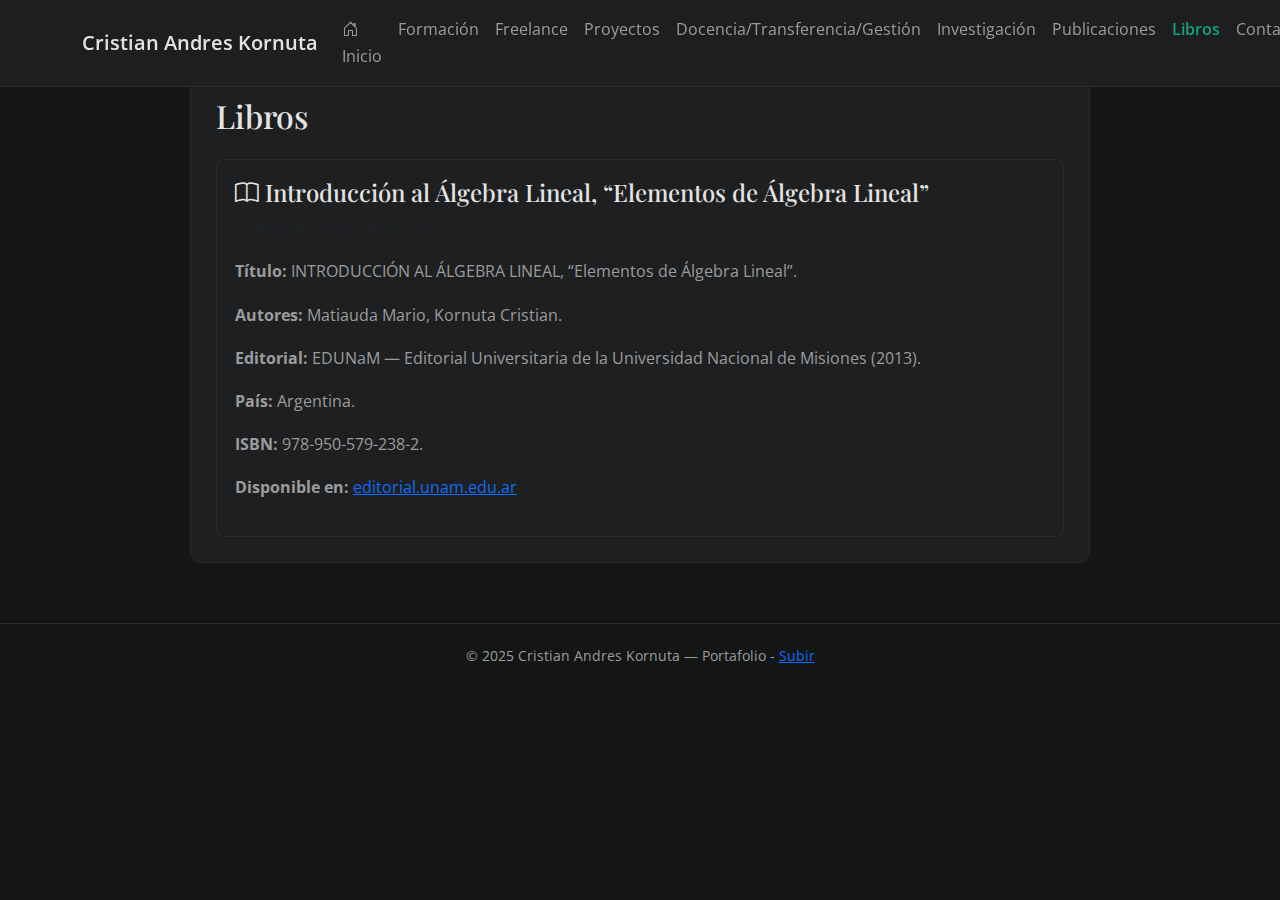
<file: libros.html>
<!DOCTYPE html>
<html lang="es">

<head>
    <meta charset="UTF-8">
    <meta name="viewport" content="width=device-width, initial-scale=1.0">
    <title>Libros | Portafolio</title>

    <!-- Fuentes -->
    <link
        href="https://fonts.googleapis.com/css2?family=Playfair+Display:wght@400;600&family=Open+Sans:wght@300;400;600&display=swap"
        rel="stylesheet">

    <!-- Bootstrap -->
    <link href="https://cdn.jsdelivr.net/npm/bootstrap@5.3.0-alpha1/dist/css/bootstrap.min.css" rel="stylesheet" />

    <!-- Iconos -->
    <link href="https://cdn.jsdelivr.net/npm/bootstrap-icons/font/bootstrap-icons.css" rel="stylesheet" />

    <link rel="stylesheet" href="assets/css/style.css">
</head>

<body>

    <!-- Navbar -->
    <nav class="navbar navbar-expand-lg fixed-top">
        <div class="container">
            <a class="navbar-brand fw-semibold" href="index.html">Cristian Andres Kornuta</a>
            <button class="navbar-toggler" type="button" data-bs-toggle="collapse" data-bs-target="#navbarNav">
                <span class="navbar-toggler-icon"></span>
            </button>
            <div class="collapse navbar-collapse justify-content-end" id="navbarNav">
                <ul class="navbar-nav">
                    <li class="nav-item"><a class="nav-link" href="index.html"><i class="bi bi-house-door"></i>
                            Inicio</a></li>
                    <li class="nav-item"><a class="nav-link" href="formacion.html">Formación</a></li>
                    <li class="nav-item"><a class="nav-link" href="freelance.html">Freelance</a></li>
                    <li class="nav-item"><a class="nav-link" href="proyecto.html">Proyectos</a></li>
                    <li class="nav-item"><a class="nav-link" href="docencia.html">Docencia/Transferencia/Gestión</a>
                    </li>
                    <li class="nav-item"><a class="nav-link" href="investigacion.html">Investigación</a></li>
                    <li class="nav-item"><a class="nav-link" href="publicaciones.html">Publicaciones</a></li>
                    <li class="nav-item"><a class="nav-link active" href="libros.html">Libros</a></li>
                    <li class="nav-item"><a class="nav-link" href="contacto.html">Contacto</a></li>
                </ul>
            </div>
        </div>
    </nav>

    <div class="container-main mt-5 pt-5">
        <h2 class="mb-4">Libros</h2>

        <!-- Publicaciones -->
        <div id="publications">

            <div class="teaching-card">
                <h4><i class="bi bi-book"></i> Introducción al Álgebra Lineal, “Elementos de Álgebra Lineal”</h4>
                <p class="text-muted">Publicado el 1 de marzo de 2012<span class="periodo" data-start="2012"
                        data-end="2012"></span></p>

                <p><strong>Título:</strong> INTRODUCCIÓN AL ÁLGEBRA LINEAL, “Elementos de Álgebra Lineal”.</p>
                <p><strong>Autores:</strong> Matiauda Mario, Kornuta Cristian.</p>
                <p><strong>Editorial:</strong> EDUNaM — Editorial Universitaria de la Universidad Nacional de Misiones
                    (2013).</p>
                <p><strong>País:</strong> Argentina.</p>
                <p><strong>ISBN:</strong> 978-950-579-238-2.</p>
                <p><strong>Disponible en:</strong>
                    <a href="http://www.editorial.unam.edu.ar/" target="_blank">
                        editorial.unam.edu.ar
                    </a>
                </p>
            </div>
        </div>
    </div>

    <footer>
        © 2025 Cristian Andres Kornuta — Portafolio - <a href="#" id="scrollTopLink"> Subir</a>
    </footer>

</body>

</html>
</file>
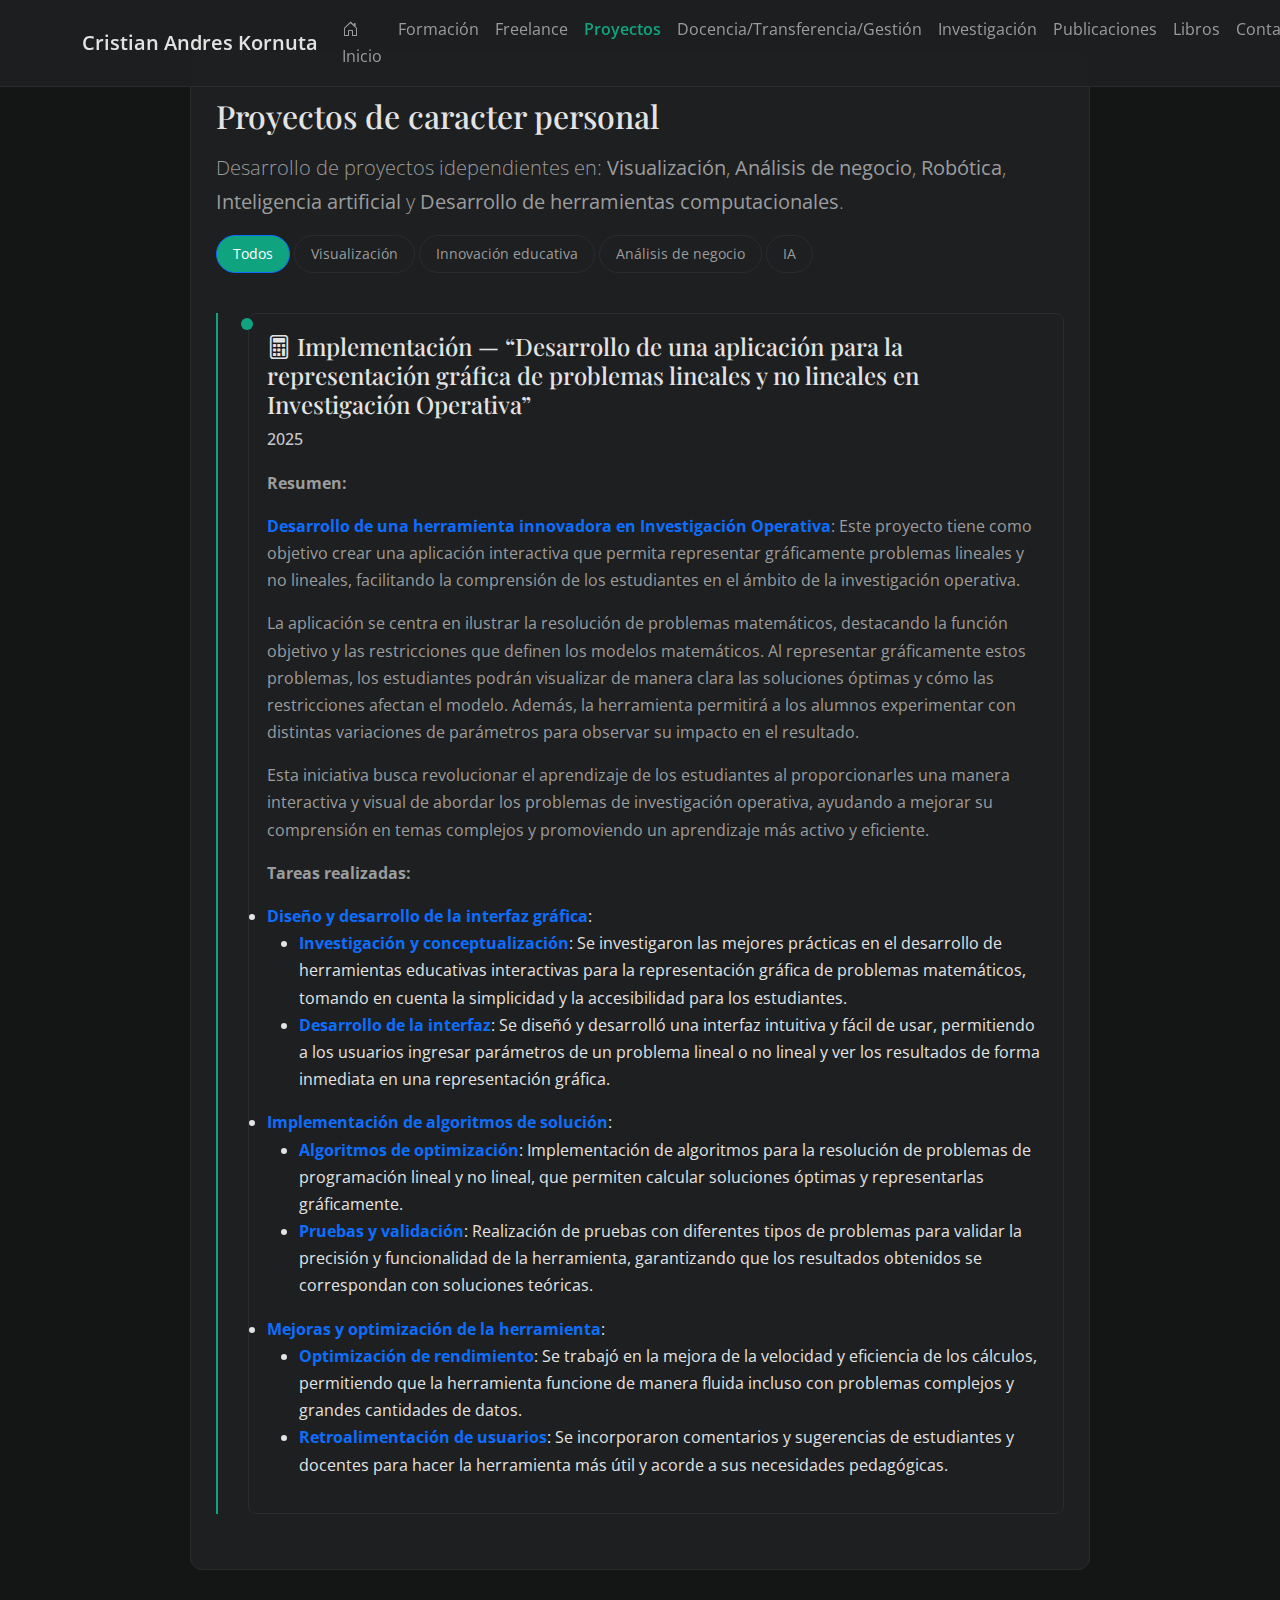
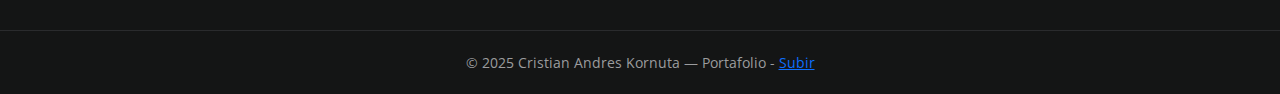
<file: proyecto.html>
<!DOCTYPE html>
<html lang="es">

<head>
    <meta charset="UTF-8">
    <meta name="viewport" content="width=device-width, initial-scale=1.0">
    <title>Investigación | Portafolio</title>

    <!-- Fuentes -->
    <link
        href="https://fonts.googleapis.com/css2?family=Playfair+Display:wght@400;600&family=Open+Sans:wght@300;400;600&display=swap"
        rel="stylesheet">

    <!-- Bootstrap -->
    <link href="https://cdn.jsdelivr.net/npm/bootstrap@5.3.0-alpha1/dist/css/bootstrap.min.css" rel="stylesheet">

    <!-- Iconos -->
    <link href="https://cdn.jsdelivr.net/npm/bootstrap-icons/font/bootstrap-icons.css" rel="stylesheet">

    <!-- Estilos -->
    <link rel="stylesheet" href="assets/css/style.css">
</head>

<body>

    <!-- Navbar -->
    <nav class="navbar navbar-expand-lg fixed-top">
        <div class="container">
            <a class="navbar-brand fw-semibold" href="index.html">Cristian Andres Kornuta</a>
            <button class="navbar-toggler" type="button" data-bs-toggle="collapse" data-bs-target="#navbarNav">
                <span class="navbar-toggler-icon"></span>
            </button>

            <div class="collapse navbar-collapse justify-content-end" id="navbarNav">
                <ul class="navbar-nav">
                    <li class="nav-item"><a class="nav-link" href="index.html"><i class="bi bi-house-door"></i>
                            Inicio</a></li>
                    <li class="nav-item"><a class="nav-link" href="formacion.html">Formación</a></li>
                    <li class="nav-item"><a class="nav-link" href="freelance.html">Freelance</a></li>
                    <li class="nav-item"><a class="nav-link active" href="proyecto.html">Proyectos</a></li>
                    <li class="nav-item"><a class="nav-link" href="docencia.html">Docencia/Transferencia/Gestión</a>
                    </li>
                    <li class="nav-item"><a class="nav-link" href="investigacion.html">Investigación</a></li>
                    <li class="nav-item"><a class="nav-link" href="publicaciones.html">Publicaciones</a></li>
                    <li class="nav-item"><a class="nav-link" href="libros.html">Libros</a></li>
                    <li class="nav-item"><a class="nav-link" href="contacto.html">Contacto</a></li>
                </ul>
            </div>
        </div>
    </nav>

    <div class="container-main mt-5 pt-5">

        <h2 class="mb-3">Proyectos de caracter personal</h2>

        <p class="lead">
            Desarrollo de proyectos idependientes en:
            <strong>Visualización</strong>,
            <strong>Análisis de negocio</strong>,
            <strong>Robótica</strong>,
            <strong>Inteligencia artificial</strong> y
            <strong>Desarrollo de herramientas computacionales</strong>.
        </p>

        <!-- Filtros -->
        <div class="mb-4">
            <button class="btn btn-outline-primary filter-btn active" data-filter="all">Todos</button>
            <button class="btn btn-outline-primary filter-btn" data-filter="visualizacion">Visualización</button>
            <button class="btn btn-outline-primary filter-btn" data-filter="educacion">Innovación educativa</button>
            <button class="btn btn-outline-primary filter-btn" data-filter="negocio">Análisis de negocio</button>
            <button class="btn btn-outline-primary filter-btn" data-filter="ia">IA</button>
        </div>

        <!-- Timeline -->
        <div class="timeline">

            <!-- Proyecto 1 -->
            <div class="timeline-item" data-area="visualizacion">
                <div class="teaching-card">

                    <h4>
                        <i class="bi bi-calculator"></i>
                        Implementación — “Desarrollo de una aplicación para la representación gráfica de problemas
                        lineales y no lineales en Investigación Operativa”
                    </h4>

                    <p class="text-muted">
                        2025
                    </p>

                    <p><strong>Resumen:</strong></p>

                    <p>
                        <strong class="text-primary">Desarrollo de una herramienta innovadora en Investigación
                            Operativa</strong>: Este proyecto tiene como objetivo crear una aplicación interactiva que
                        permita representar gráficamente problemas lineales y no lineales, facilitando la comprensión de
                        los estudiantes en el ámbito de la investigación operativa.
                    </p>

                    <p>
                        La aplicación se centra en ilustrar la resolución de problemas matemáticos, destacando la
                        función objetivo y las restricciones que definen los modelos matemáticos. Al representar
                        gráficamente estos problemas, los estudiantes podrán visualizar de manera clara las soluciones
                        óptimas y cómo las restricciones afectan el modelo. Además, la herramienta permitirá a los
                        alumnos experimentar con distintas variaciones de parámetros para observar su impacto en el
                        resultado.
                    </p>

                    <p>
                        Esta iniciativa busca revolucionar el aprendizaje de los estudiantes al proporcionarles una
                        manera interactiva y visual de abordar los problemas de investigación operativa, ayudando a
                        mejorar su comprensión en temas complejos y promoviendo un aprendizaje más activo y eficiente.
                    </p>

                    <p><strong>Tareas realizadas:</strong></p>

                    <li>
                        <strong class="text-primary">Diseño y desarrollo de la interfaz gráfica</strong>:
                        <ul>
                            <li>
                                <strong class="text-primary">Investigación y conceptualización</strong>: Se investigaron
                                las mejores prácticas en el desarrollo de herramientas educativas interactivas para la
                                representación gráfica de problemas matemáticos, tomando en cuenta la simplicidad y la
                                accesibilidad para los estudiantes.
                            </li>
                            <li>
                                <strong class="text-primary">Desarrollo de la interfaz</strong>: Se diseñó y desarrolló
                                una interfaz intuitiva y fácil de usar, permitiendo a los usuarios ingresar parámetros
                                de un problema lineal o no lineal y ver los resultados de forma inmediata en una
                                representación gráfica.
                            </li>
                        </ul>
                    </li>

                    <li>
                        <strong class="text-primary">Implementación de algoritmos de solución</strong>:
                        <ul>
                            <li>
                                <strong class="text-primary">Algoritmos de optimización</strong>: Implementación de
                                algoritmos para la resolución de problemas de programación lineal y no lineal, que
                                permiten calcular soluciones óptimas y representarlas gráficamente.
                            </li>
                            <li>
                                <strong class="text-primary">Pruebas y validación</strong>: Realización de pruebas con
                                diferentes tipos de problemas para validar la precisión y funcionalidad de la
                                herramienta, garantizando que los resultados obtenidos se correspondan con soluciones
                                teóricas.
                            </li>
                        </ul>
                    </li>

                    <li>
                        <strong class="text-primary">Mejoras y optimización de la herramienta</strong>:
                        <ul>
                            <li>
                                <strong class="text-primary">Optimización de rendimiento</strong>: Se trabajó en la
                                mejora de la velocidad y eficiencia de los cálculos, permitiendo que la herramienta
                                funcione de manera fluida incluso con problemas complejos y grandes cantidades de datos.
                            </li>
                            <li>
                                <strong class="text-primary">Retroalimentación de usuarios</strong>: Se incorporaron
                                comentarios y sugerencias de estudiantes y docentes para hacer la herramienta más útil y
                                acorde a sus necesidades pedagógicas.
                            </li>
                        </ul>
                    </li>

                </div>
            </div>


        </div> <!-- cierre del .timeline -->
    </div> <!-- cierre del .container-main principal -->

    <footer>
        © 2025 Cristian Andres Kornuta — Portafolio - <a href="#" id="scrollTopLink"> Subir</a>
    </footer>

    <!-- Scripts -->
    <script src="https://cdn.jsdelivr.net/npm/bootstrap@5.3.0-alpha1/dist/js/bootstrap.bundle.min.js"></script>
    <script src="assets/js/animation.js"></script>

</body>

</html>
</file>
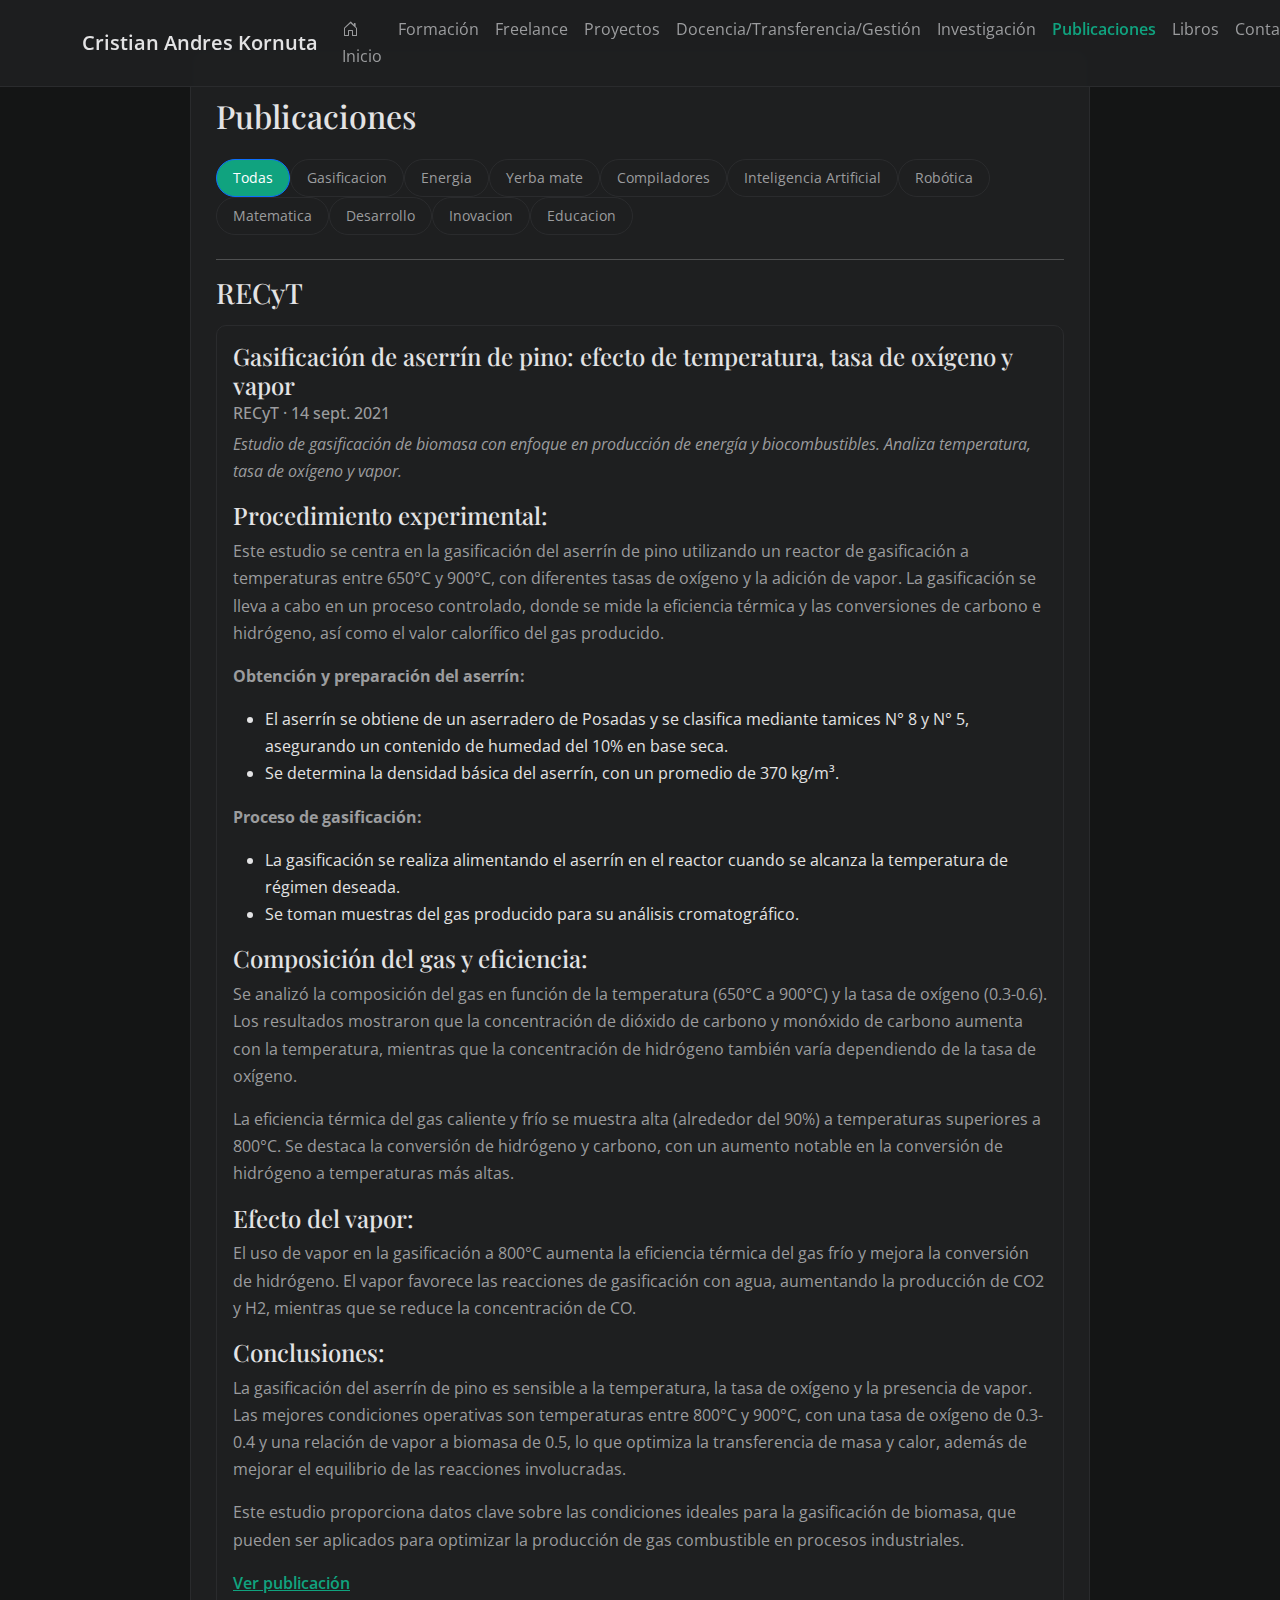
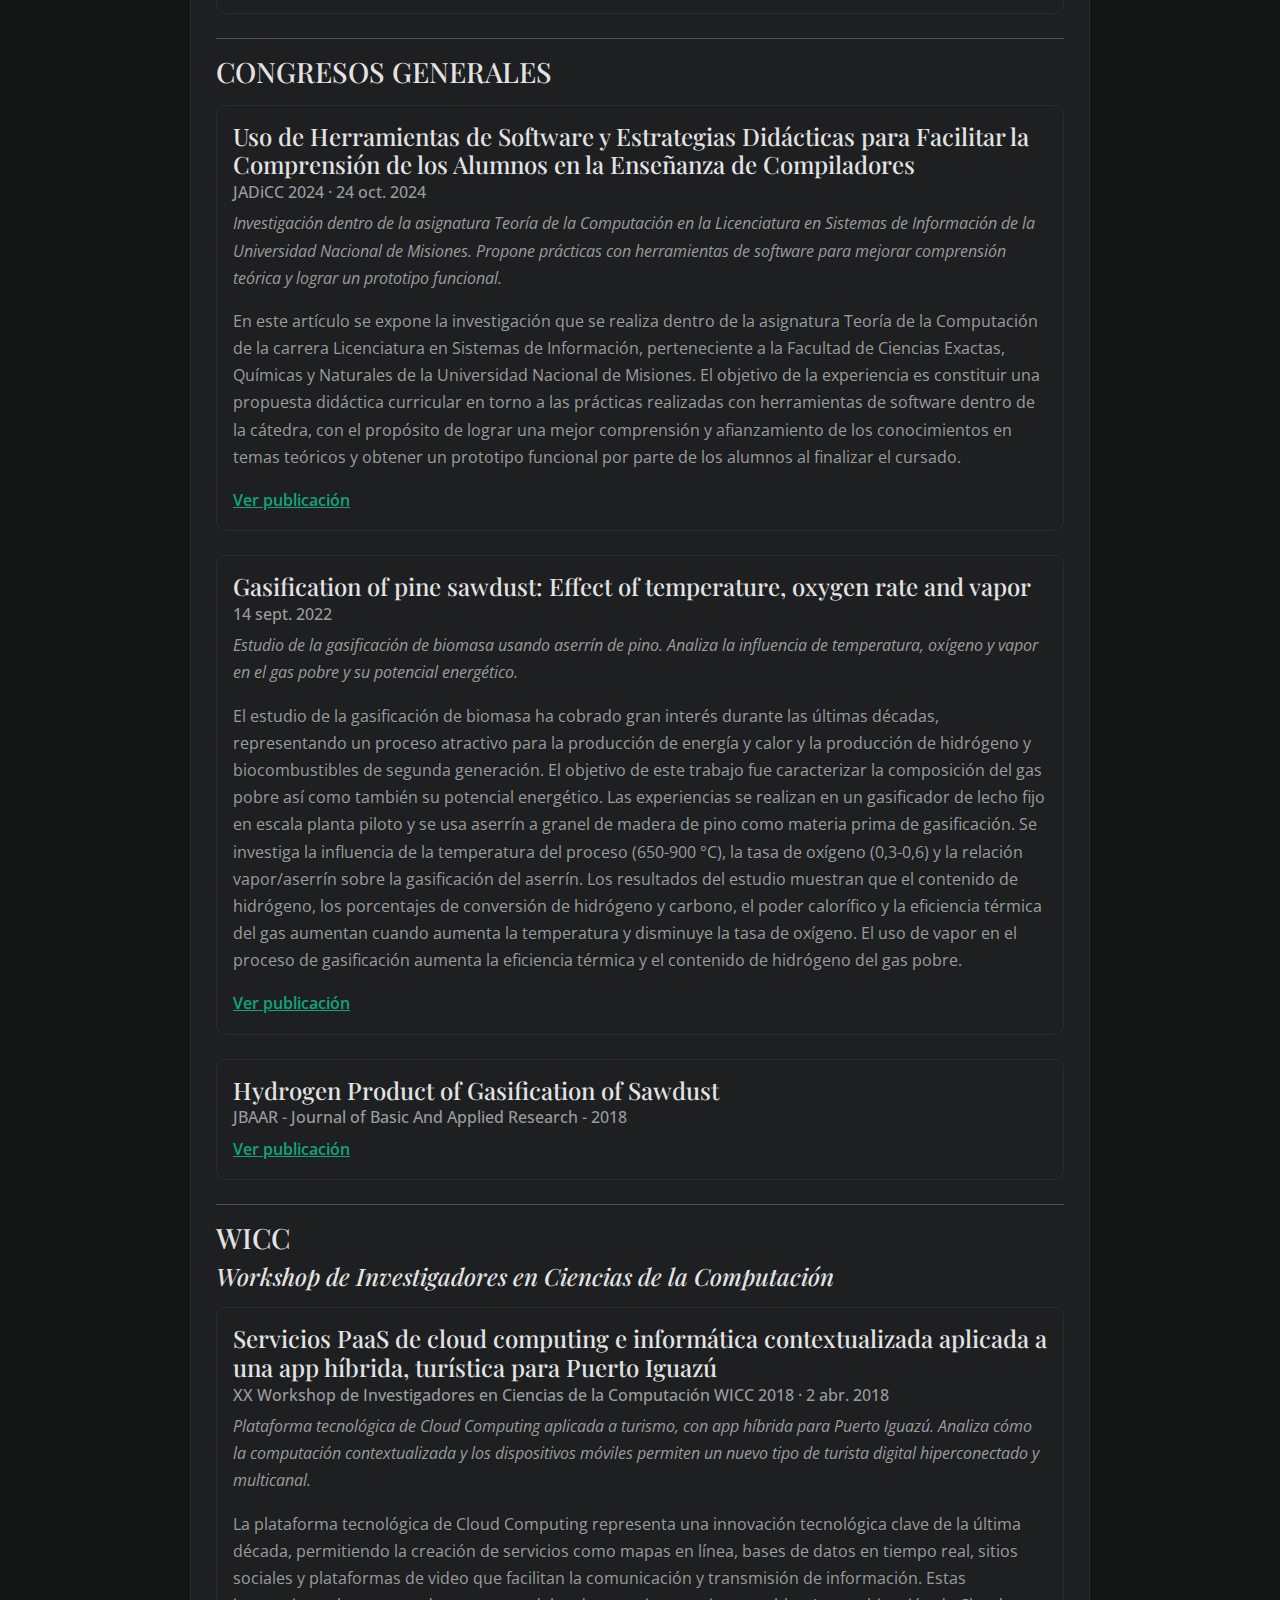
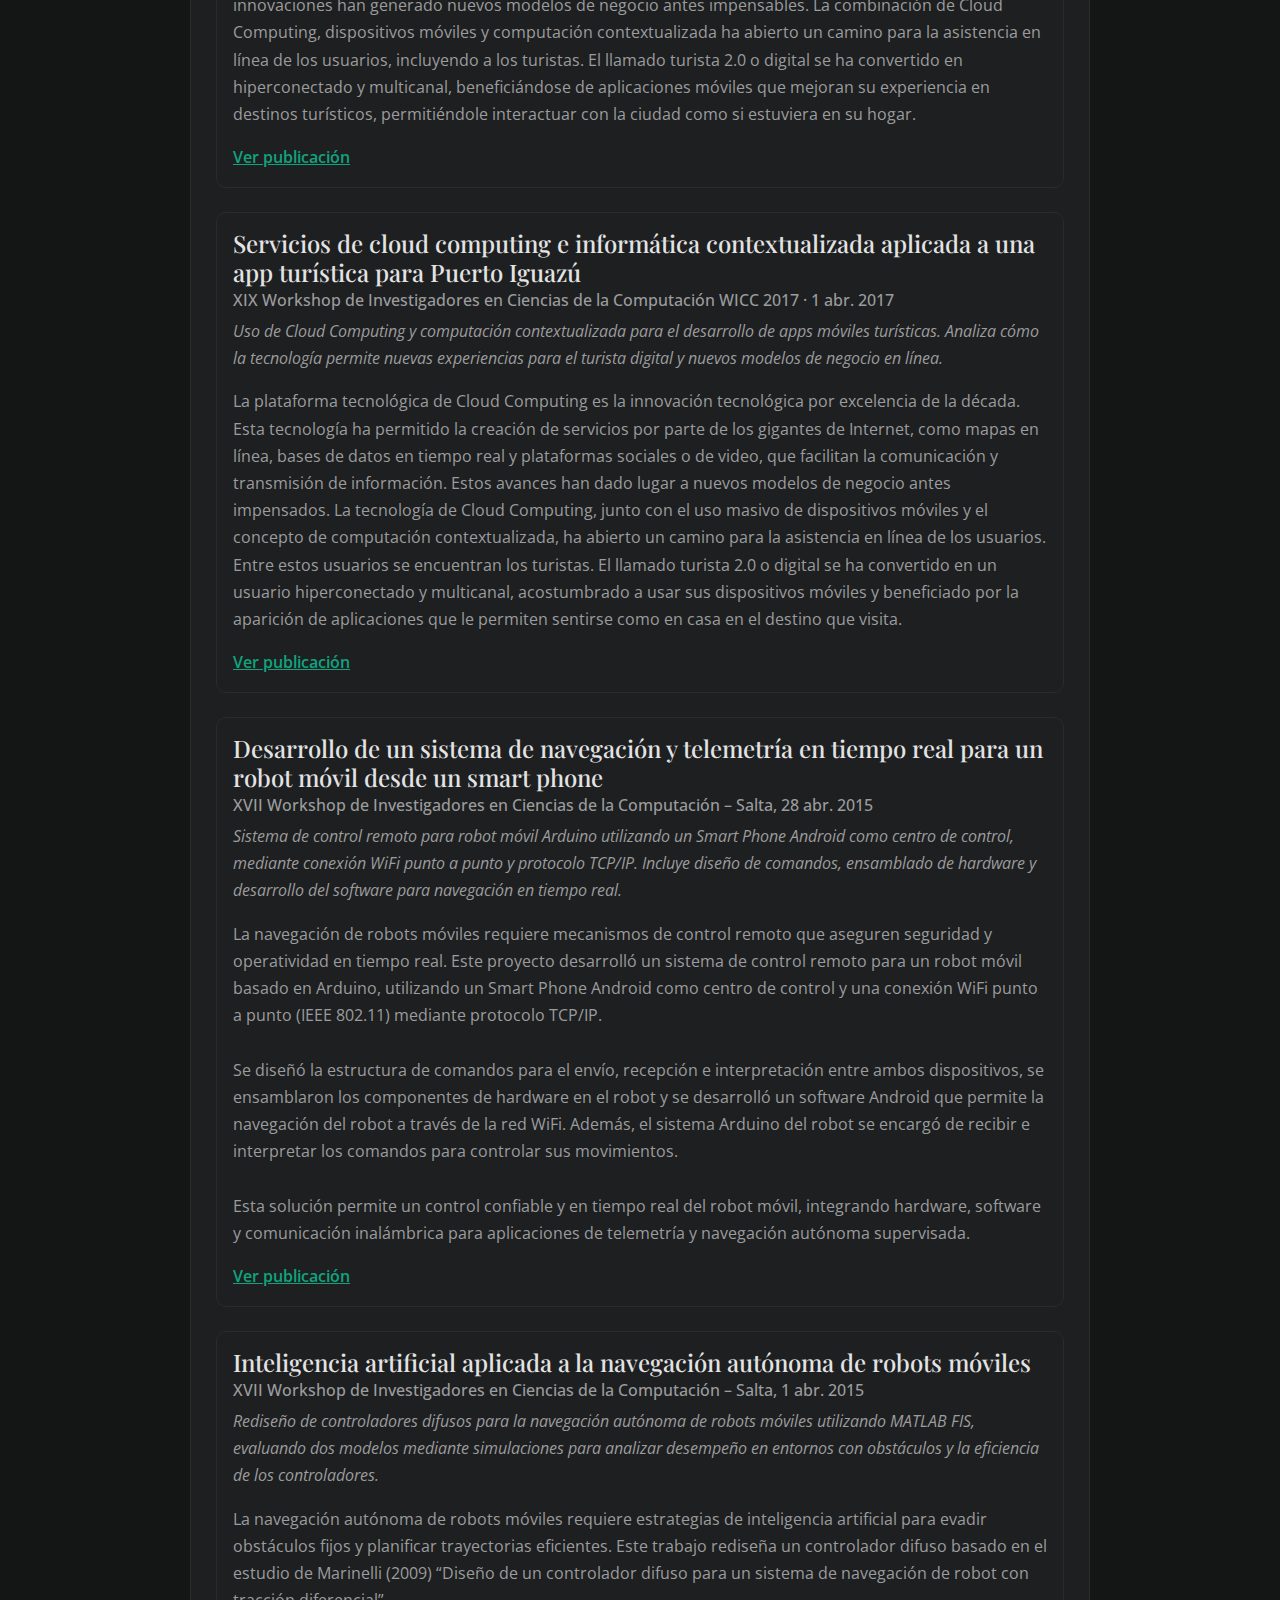
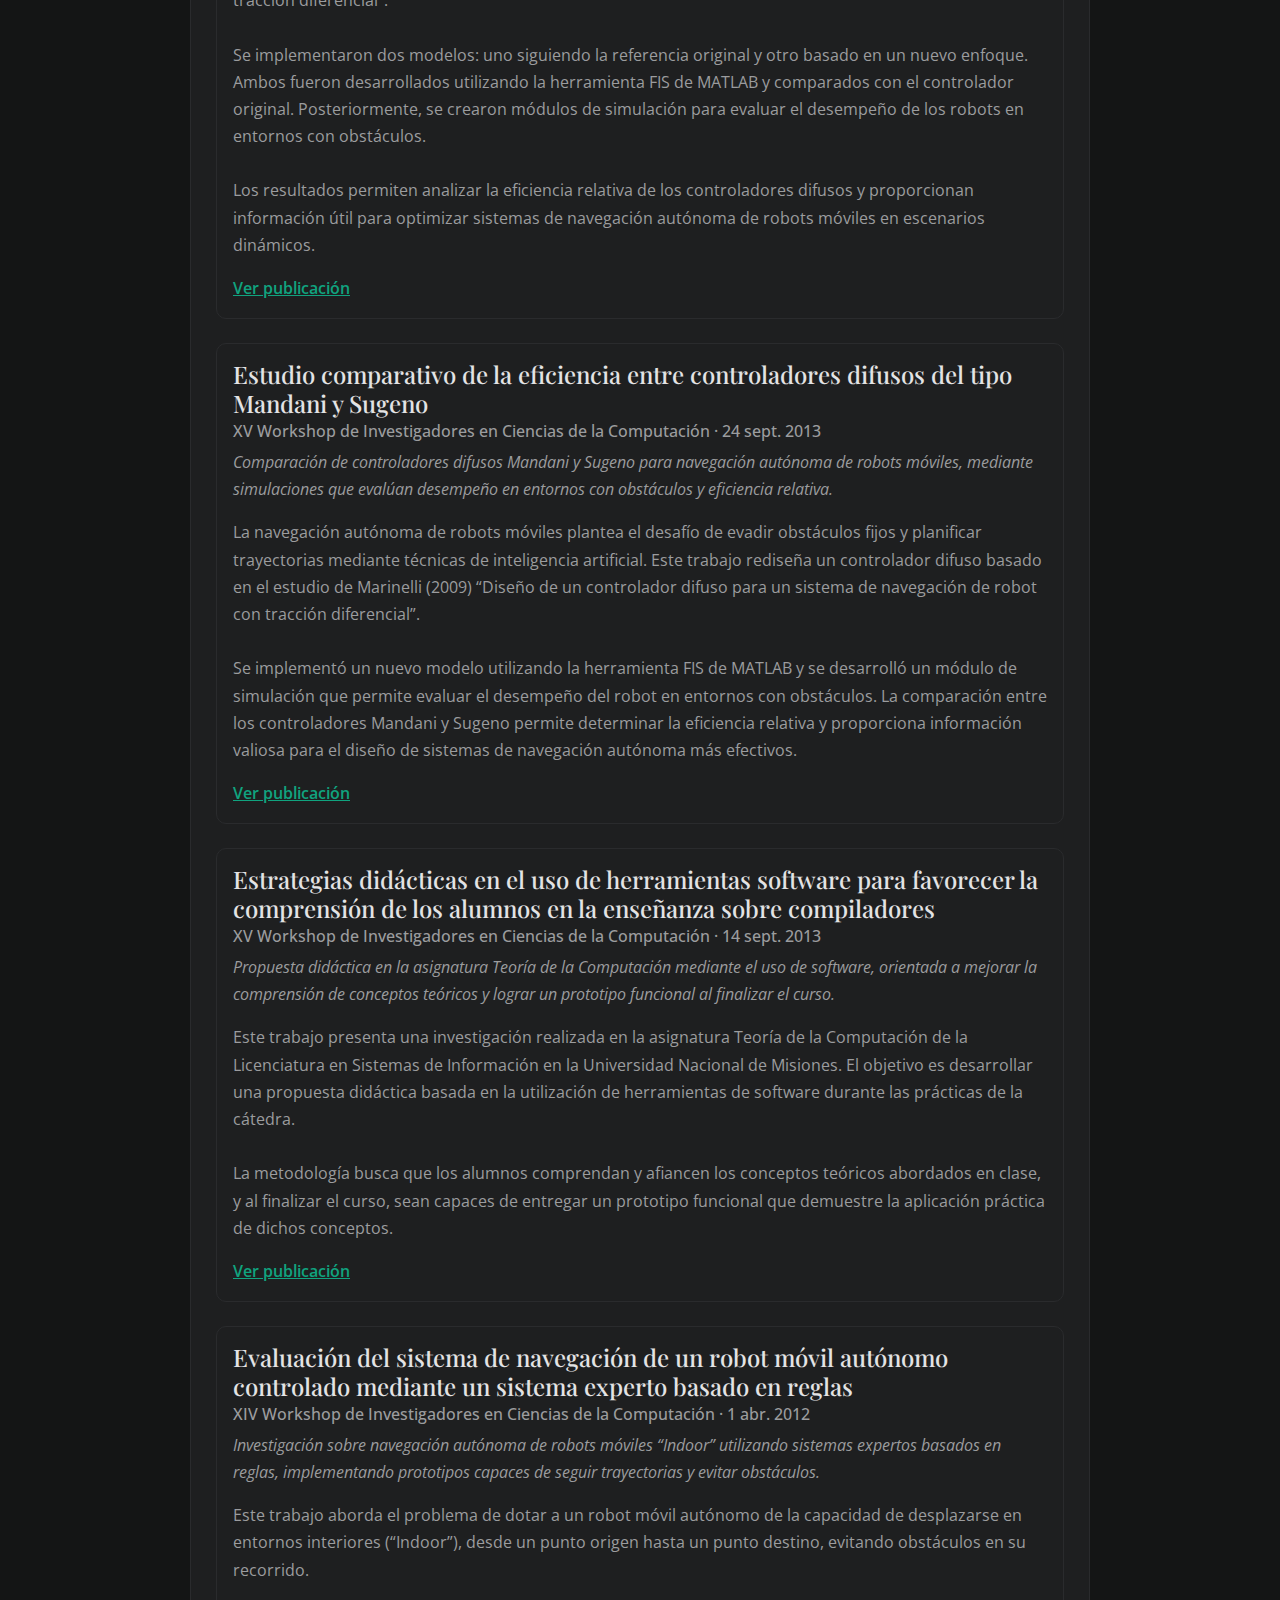
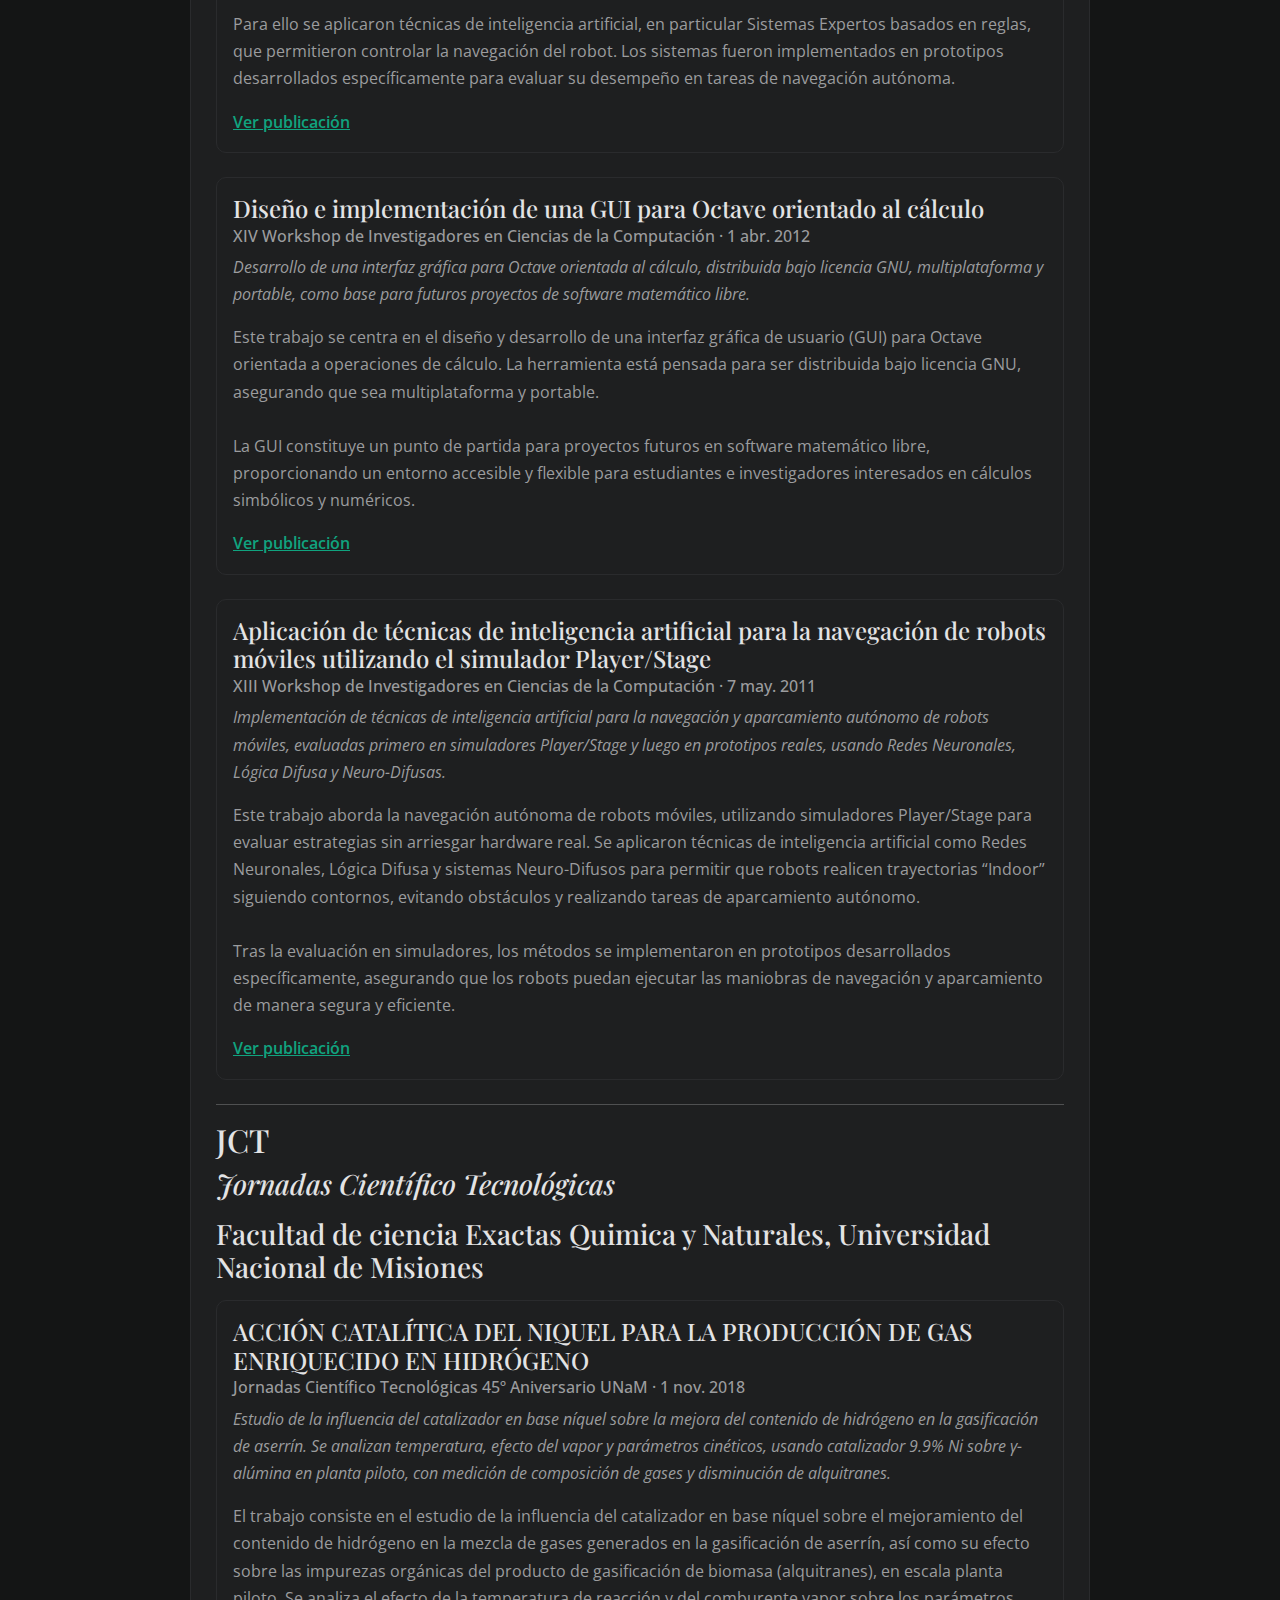
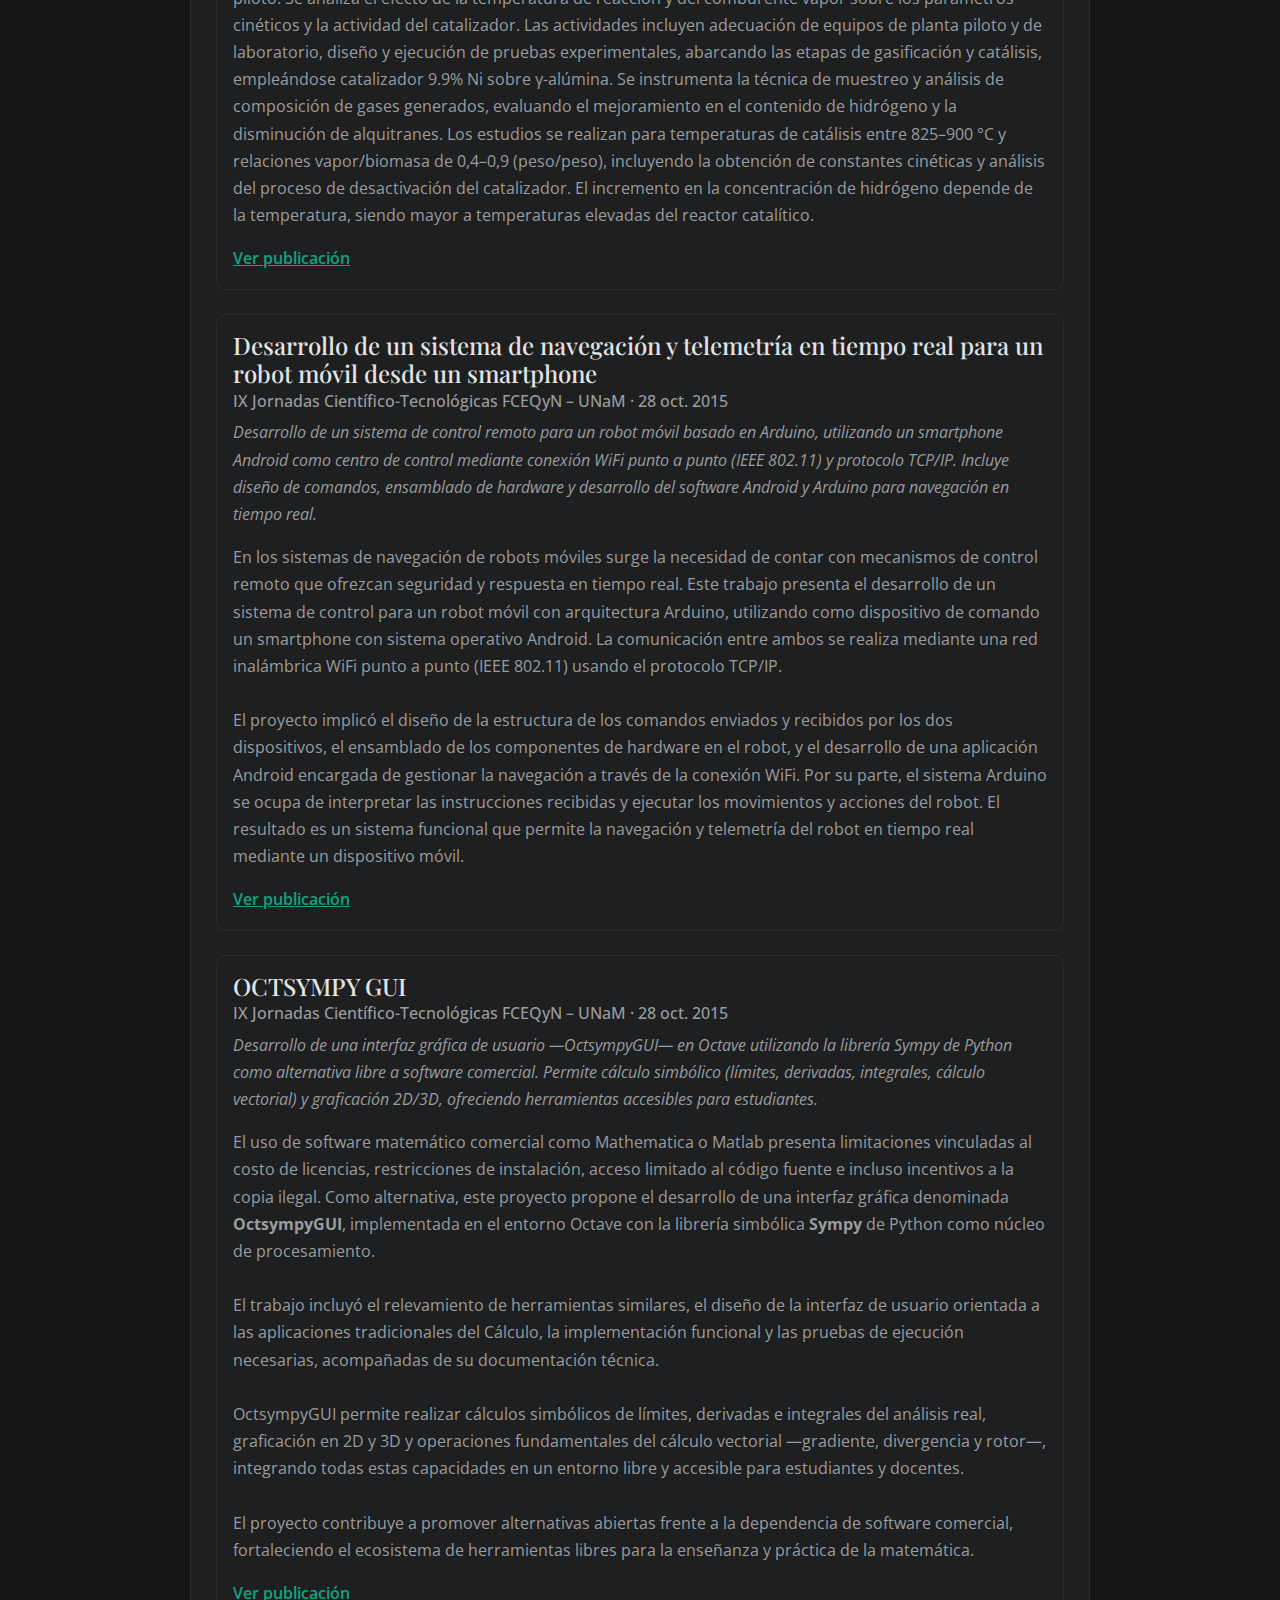
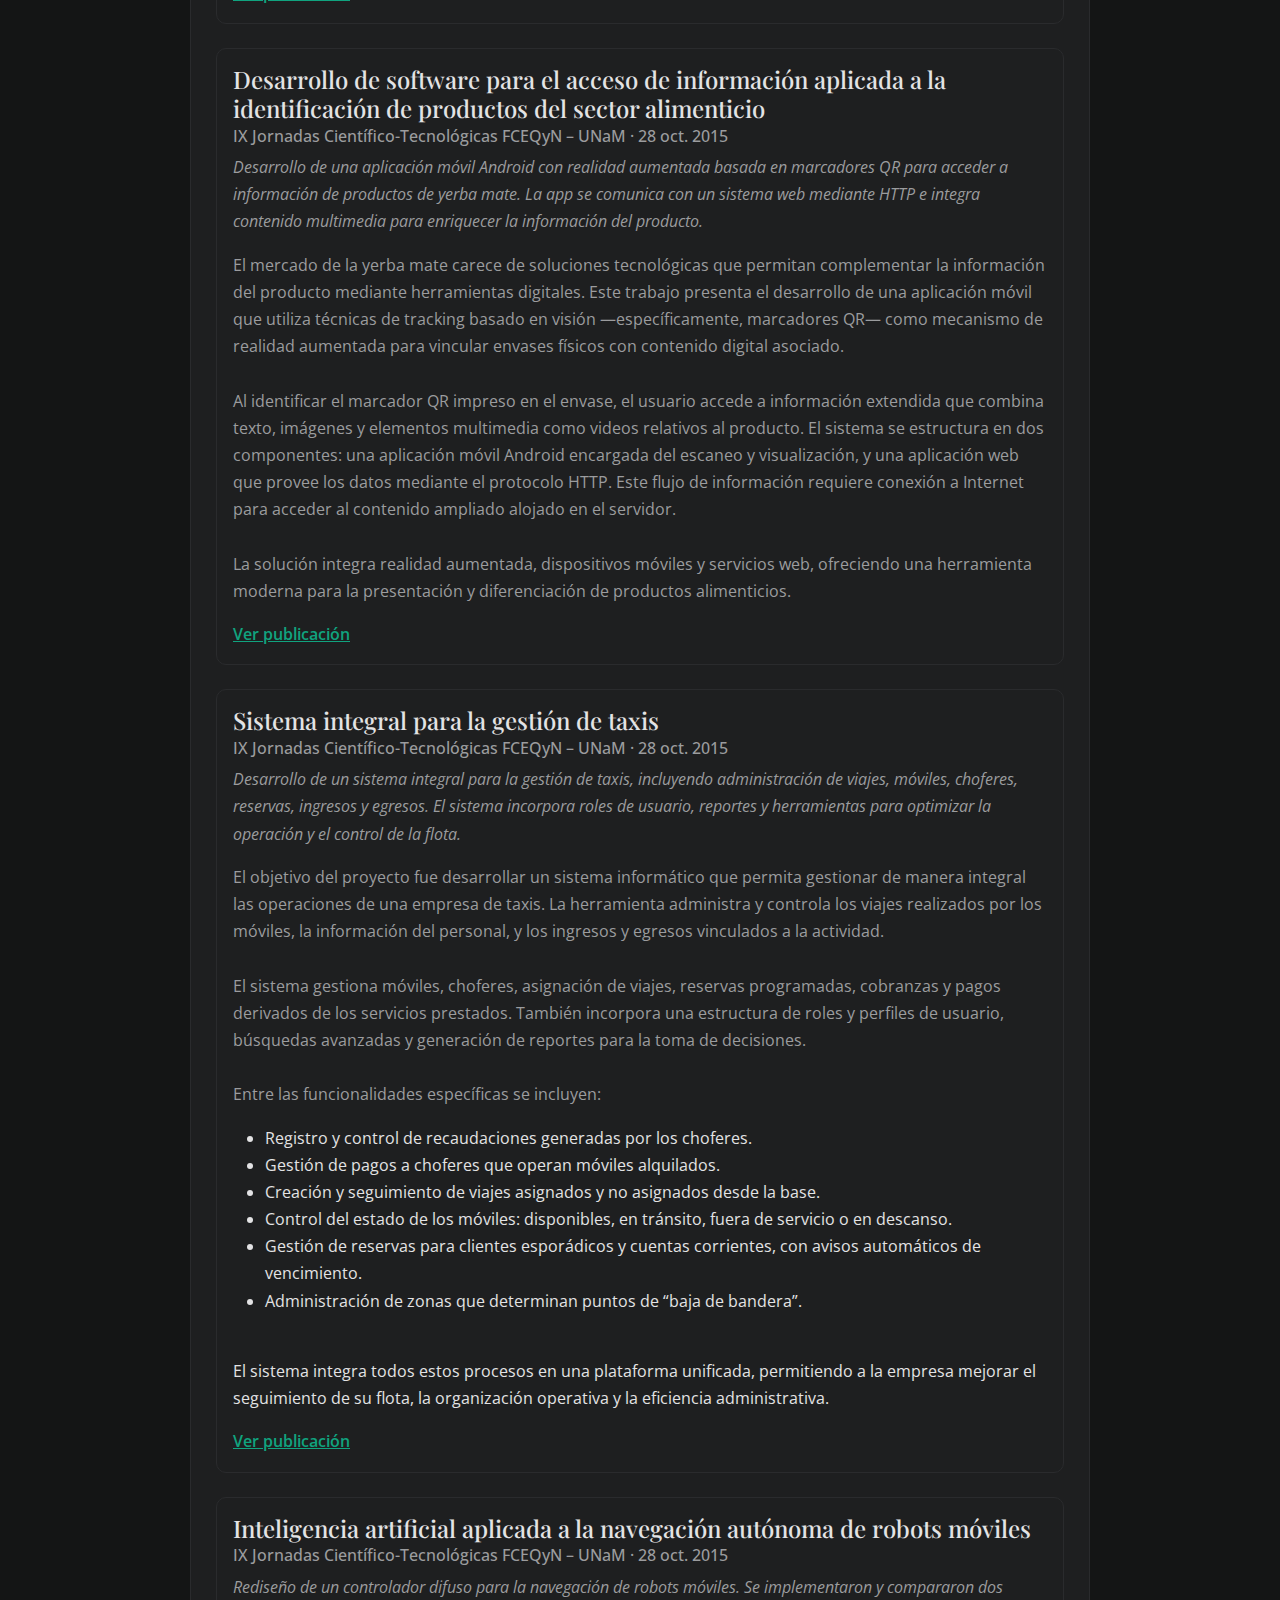
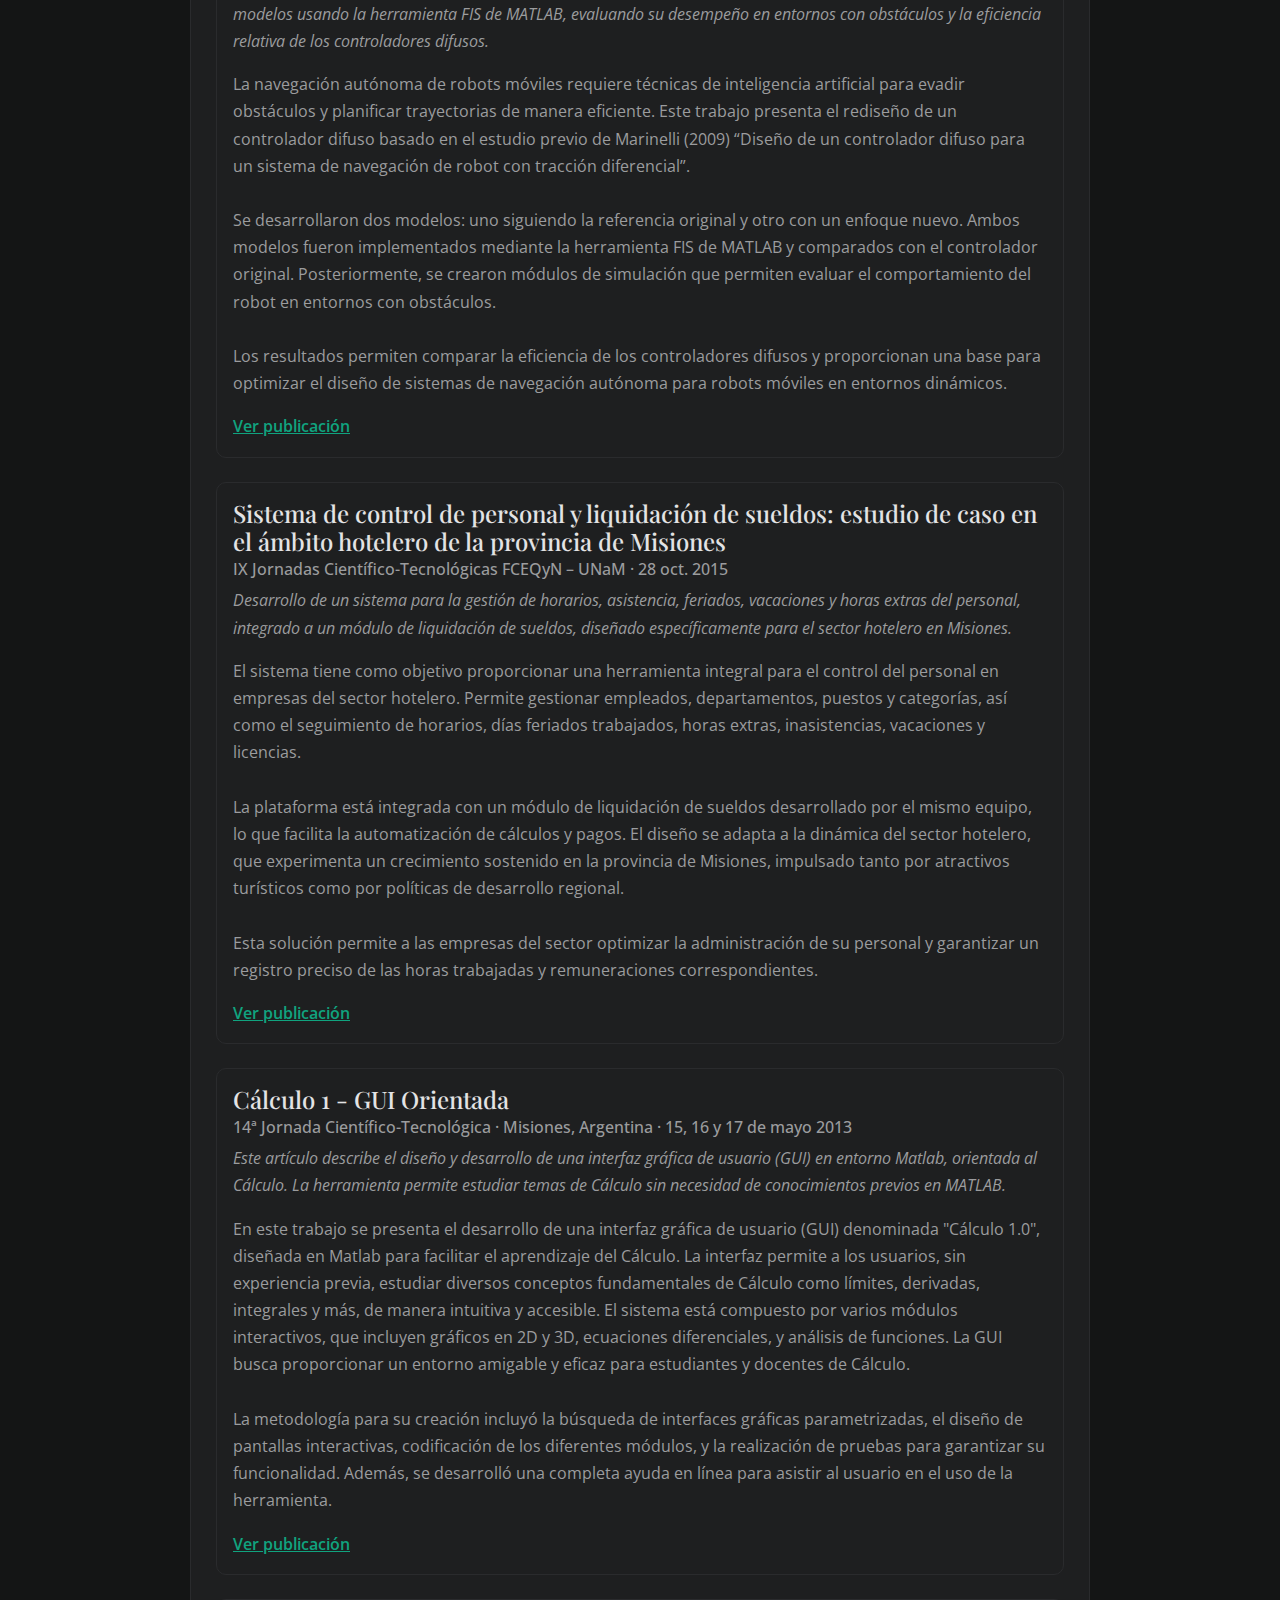
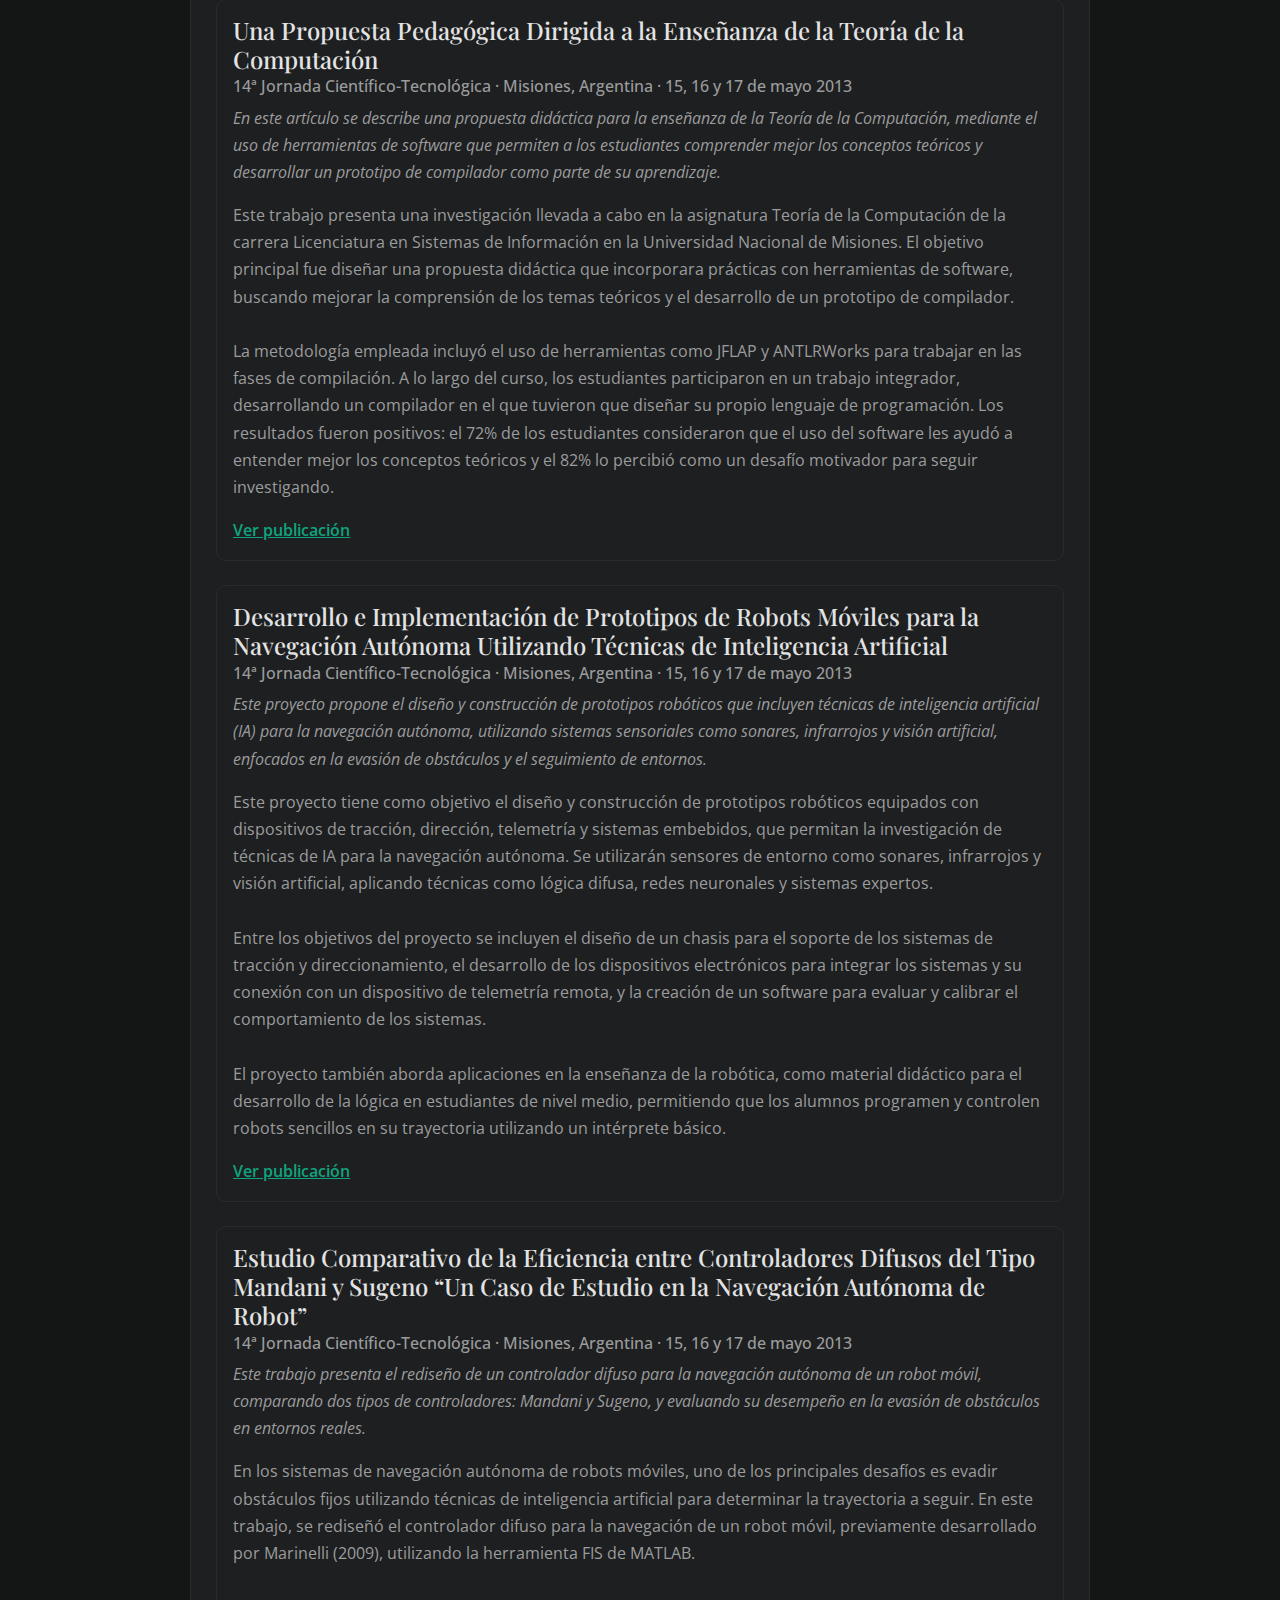
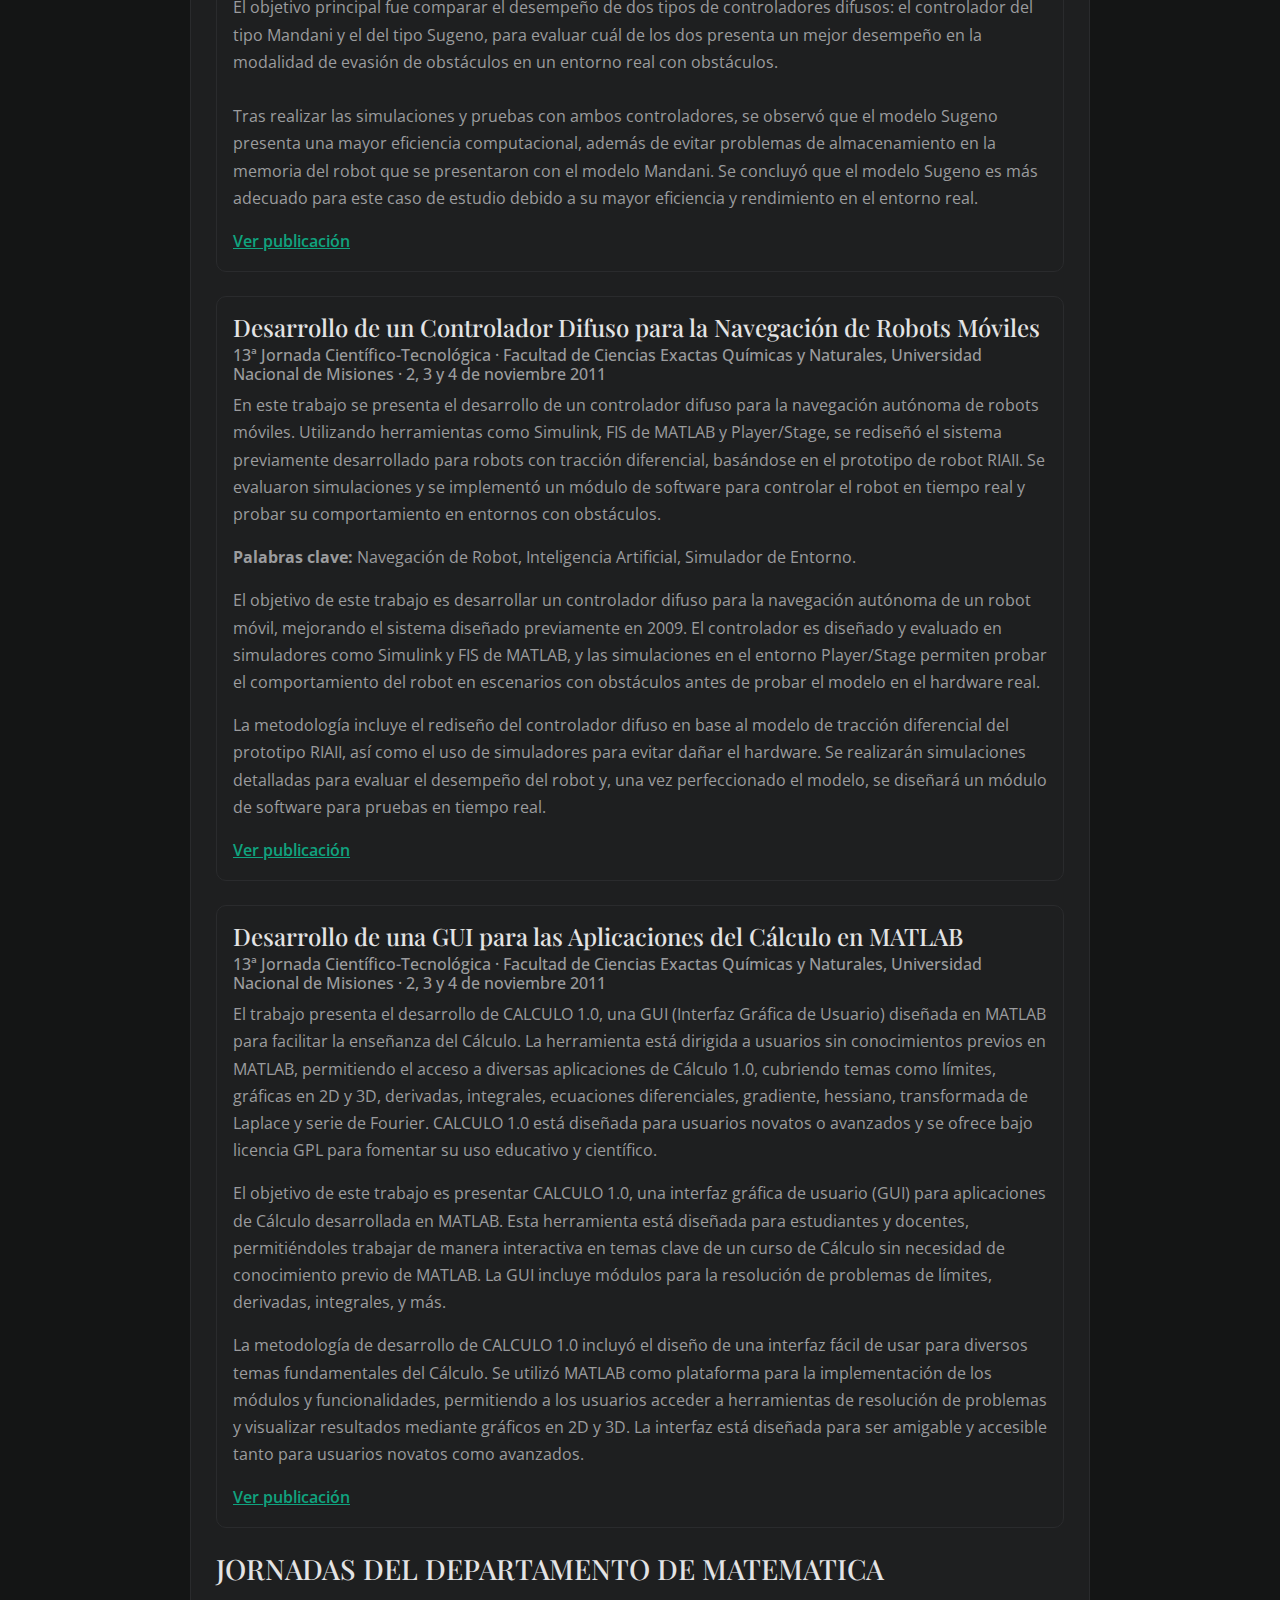
<file: publicaciones.html>
<!DOCTYPE html>
<html lang="es">

<head>
    <meta charset="UTF-8">
    <meta name="viewport" content="width=device-width, initial-scale=1.0">
    <title>Publicaciones | Portafolio</title>

    <!-- Fuentes -->
    <link
        href="https://fonts.googleapis.com/css2?family=Playfair+Display:wght@400;600&family=Open+Sans:wght@300;400;600&display=swap"
        rel="stylesheet">

    <!-- Bootstrap -->
    <link href="https://cdn.jsdelivr.net/npm/bootstrap@5.3.0-alpha1/dist/css/bootstrap.min.css" rel="stylesheet" />

    <!-- Iconos -->
    <link href="https://cdn.jsdelivr.net/npm/bootstrap-icons/font/bootstrap-icons.css" rel="stylesheet" />

    <link rel="stylesheet" href="assets/css/style.css">

</head>

<body>

    <!-- Navbar -->
    <nav class="navbar navbar-expand-lg fixed-top">
        <div class="container">
            <a class="navbar-brand fw-semibold" href="index.html">Cristian Andres Kornuta</a>
            <button class="navbar-toggler" type="button" data-bs-toggle="collapse" data-bs-target="#navbarNav">
                <span class="navbar-toggler-icon"></span>
            </button>

            <div class="collapse navbar-collapse justify-content-end" id="navbarNav">
                <ul class="navbar-nav">
                    <li class="nav-item"><a class="nav-link" href="index.html"><i class="bi bi-house-door"></i>
                            Inicio</a></li>
                    <li class="nav-item"><a class="nav-link" href="formacion.html">Formación</a></li>
                    <li class="nav-item"><a class="nav-link" href="freelance.html">Freelance</a></li>
                    <li class="nav-item"><a class="nav-link" href="proyecto.html">Proyectos</a></li>
                    <li class="nav-item"><a class="nav-link" href="docencia.html">Docencia/Transferencia/Gestión</a>
                    </li>
                    <li class="nav-item"><a class="nav-link" href="investigacion.html">Investigación</a></li>
                    <li class="nav-item"><a class="nav-link active" href="publicaciones.html">Publicaciones</a></li>
                    <li class="nav-item"><a class="nav-link" href="libros.html">Libros</a></li>
                    <li class="nav-item"><a class="nav-link" href="contacto.html">Contacto</a></li>
                </ul>
            </div>
        </div>
    </nav>

    <div class="container-main mt-5 pt-5">
        <h2 class="mb-4">Publicaciones</h2>

        <!-- FILTROS POR TEMÁTICA -->
        <div class="mb-4 d-flex flex-wrap justify-content-start">
            <button class="btn btn-outline-primary filter-btn active" data-filter="all">Todas</button>
            <button class="btn btn-outline-primary filter-btn" data-filter="gasificacion">Gasificacion</button>
            <button class="btn btn-outline-primary filter-btn" data-filter="energia">Energia</button>
            <button class="btn btn-outline-primary filter-btn" data-filter="yerbamate">Yerba mate</button>
            <button class="btn btn-outline-primary filter-btn" data-filter="compiladores">Compiladores</button>
            <button class="btn btn-outline-primary filter-btn" data-filter="ia">Inteligencia Artificial</button>
            <button class="btn btn-outline-primary filter-btn" data-filter="robotica">Robótica</button>
            <button class="btn btn-outline-primary filter-btn" data-filter="matematica">Matematica</button>
            <button class="btn btn-outline-primary filter-btn" data-filter="desarrollo">Desarrollo</button>
            <button class="btn btn-outline-primary filter-btn" data-filter="inovacion">Inovacion</button>
            <button class="btn btn-outline-primary filter-btn" data-filter="educacion">Educacion</button>
        </div>


        <!-- Publicaciones -->
        <div id="publications">

            <p>
                <hr>
            </p>
            <h3>RECyT</h3>
            <P></P>

            <!-- ENERGÍA 2021 -->
            <div class="card mb-4 publication-card" data-area="gasificacion energia">
                <div class="card-body">

                    <!-- TÍTULO -->
                    <h4 class="card-title">
                        Gasificación de aserrín de pino: efecto de temperatura, tasa de oxígeno y vapor
                    </h4>

                    <!-- SUBTÍTULO -->
                    <h6 class="card-subtitle mb-2 text-muted">RECyT · 14 sept. 2021</h6>

                    <!-- RESUMEN BREVE -->
                    <p><i>
                            Estudio de gasificación de biomasa con enfoque en producción de energía y
                            biocombustibles.
                            Analiza temperatura, tasa de oxígeno y vapor.
                        </i></p>

                    <!-- RESUMEN COMPLETO -->
                    <section>
                        <h4>Procedimiento experimental:</h4>
                        <p>
                            Este estudio se centra en la gasificación del aserrín de pino utilizando un reactor de
                            gasificación a temperaturas entre 650°C y 900°C, con diferentes tasas de oxígeno y la
                            adición de vapor. La gasificación se lleva a cabo en un proceso controlado, donde se mide la
                            eficiencia térmica y las conversiones de carbono e hidrógeno, así como el valor calorífico
                            del gas producido.
                        </p>
                        <p><strong>Obtención y preparación del aserrín:</strong></p>
                        <ul>
                            <li>El aserrín se obtiene de un aserradero de Posadas y se clasifica mediante tamices N° 8 y
                                N° 5, asegurando un contenido de humedad del 10% en base seca.</li>
                            <li>Se determina la densidad básica del aserrín, con un promedio de 370 kg/m³.</li>
                        </ul>
                        <p><strong>Proceso de gasificación:</strong></p>
                        <ul>
                            <li>La gasificación se realiza alimentando el aserrín en el reactor cuando se alcanza la
                                temperatura de régimen deseada.</li>
                            <li>Se toman muestras del gas producido para su análisis cromatográfico.</li>
                        </ul>
                    </section>

                    <section>
                        <h4>Composición del gas y eficiencia:</h4>
                        <p>
                            Se analizó la composición del gas en función de la temperatura (650°C a 900°C) y la tasa de
                            oxígeno (0.3-0.6). Los resultados mostraron que la concentración de dióxido de carbono y
                            monóxido de carbono aumenta con la temperatura, mientras que la concentración de hidrógeno
                            también varía dependiendo de la tasa de oxígeno.
                        </p>
                        <p>
                            La eficiencia térmica del gas caliente y frío se muestra alta (alrededor del 90%) a
                            temperaturas superiores a 800°C. Se destaca la conversión de hidrógeno y carbono, con un
                            aumento notable en la conversión de hidrógeno a temperaturas más altas.
                        </p>
                    </section>

                    <section>
                        <h4>Efecto del vapor:</h4>
                        <p>
                            El uso de vapor en la gasificación a 800°C aumenta la eficiencia térmica del gas frío y
                            mejora la conversión de hidrógeno. El vapor favorece las reacciones de gasificación con
                            agua, aumentando la producción de CO2 y H2, mientras que se reduce la concentración de CO.
                        </p>
                    </section>

                    <section>
                        <h4>Conclusiones:</h4>
                        <p>
                            La gasificación del aserrín de pino es sensible a la temperatura, la tasa de oxígeno y la
                            presencia de vapor. Las mejores condiciones operativas son temperaturas entre 800°C y 900°C,
                            con una tasa de oxígeno de 0.3-0.4 y una relación de vapor a biomasa de 0.5, lo que optimiza
                            la transferencia de masa y calor, además de mejorar el equilibrio de las reacciones
                            involucradas.
                        </p>
                        <p>
                            Este estudio proporciona datos clave sobre las condiciones ideales para la gasificación de
                            biomasa, que pueden ser aplicados para optimizar la producción de gas combustible en
                            procesos industriales.
                        </p>
                    </section>

                    <!-- LINK -->
                    <a href="https://www.fceqyn.unam.edu.ar/recyt/index.php/recyt/article/view/700" target="_blank"
                        class="card-link">Ver publicación</a>

                </div>
            </div>

            <p>
                <hr>
            </p>
            <h3>CONGRESOS GENERALES</h3>
            <P></P>
            <!-- EDUCACIÓN 2024 -->
            <div class="card mb-4 publication-card" data-area="inovacion educacion">
                <div class="card-body">
                    <h4 class="card-title">
                        Uso de Herramientas de Software y Estrategias Didácticas para Facilitar la Comprensión de
                        los
                        Alumnos en la Enseñanza de Compiladores
                    </h4>
                    <h6 class="card-subtitle mb-2 text-muted">JADiCC 2024 · 24 oct. 2024</h6>

                    <p><i>
                            Investigación dentro de la asignatura Teoría de la Computación en la Licenciatura en
                            Sistemas de
                            Información de la Universidad Nacional de Misiones. Propone prácticas con herramientas
                            de
                            software para mejorar comprensión teórica y lograr un prototipo funcional.
                        </i></p>

                    <p>
                        En este artículo se expone la investigación que se realiza dentro de la asignatura Teoría de
                        la Computación de la carrera Licenciatura en Sistemas de Información, perteneciente a la
                        Facultad de Ciencias Exactas, Químicas y Naturales de la Universidad Nacional de Misiones.
                        El
                        objetivo de la experiencia es constituir una propuesta didáctica curricular en torno a las
                        prácticas realizadas con herramientas de software dentro de la cátedra, con el propósito de
                        lograr una mejor comprensión y afianzamiento de los conocimientos en temas teóricos y
                        obtener un
                        prototipo funcional por parte de los alumnos al finalizar el cursado.
                    </p>

                    <!-- LINK -->
                    <a href="https://jadicc2024.dc.exa.unrc.edu.ar/docs/actasJadicc-preliminar.pdf" target="_blank"
                        class="card-link">Ver publicación</a>

                </div>
            </div>

            <!-- ENERGÍA 2022 -->
            <div class="card mb-4 publication-card" data-area="gasificacion energia">
                <div class="card-body">

                    <!-- TÍTULO -->
                    <h4 class="card-title">
                        Gasification of pine sawdust: Effect of temperature, oxygen rate and vapor
                    </h4>

                    <!-- SUBTÍTULO -->
                    <h6 class="card-subtitle mb-2 text-muted">14 sept. 2022</h6>

                    <!-- RESUMEN BREVE -->
                    <p><i>
                            Estudio de la gasificación de biomasa usando aserrín de pino. Analiza la influencia de
                            temperatura,
                            oxígeno y vapor en el gas pobre y su potencial energético.
                        </i></p>

                    <!-- RESUMEN COMPLETO -->
                    <p>
                        El estudio de la gasificación de biomasa ha cobrado gran interés durante las últimas
                        décadas,
                        representando un proceso atractivo para la producción de energía y calor y la producción de
                        hidrógeno
                        y biocombustibles de segunda generación. El objetivo de este trabajo fue caracterizar la
                        composición
                        del gas pobre así como también su potencial energético. Las experiencias se realizan en un
                        gasificador
                        de lecho fijo en escala planta piloto y se usa aserrín a granel de madera de pino como
                        materia
                        prima
                        de gasificación. Se investiga la influencia de la temperatura del proceso (650-900 °C), la
                        tasa
                        de oxígeno
                        (0,3-0,6) y la relación vapor/aserrín sobre la gasificación del aserrín. Los resultados del
                        estudio
                        muestran que el contenido de hidrógeno, los porcentajes de conversión de hidrógeno y
                        carbono, el
                        poder
                        calorífico y la eficiencia térmica del gas aumentan cuando aumenta la temperatura y
                        disminuye la
                        tasa
                        de oxígeno. El uso de vapor en el proceso de gasificación aumenta la eficiencia térmica y el
                        contenido
                        de hidrógeno del gas pobre.
                    </p>

                    <!-- LINK -->
                    <a href="https://www.fceqyn.unam.edu.ar/recyt/index.php/recyt/article/view/700" target="_blank"
                        class="card-link">Ver publicación</a>

                </div>
            </div>

            <!-- Hydrogen Product of Gasification of Sawdust -->
            <div class="card mb-4 publication-card" data-area="gasificacion energia">
                <div class="card-body">

                    <!-- TÍTULO -->
                    <h4 class="card-title">
                        Hydrogen Product of Gasification of Sawdust
                    </h4>

                    <h6 class="card-subtitle mb-2 text-muted">JBAAR - Journal of Basic And Applied Research - 2018</h6>

                    <!-- LINK -->
                    <a href="http://www.jbaar.com/index.php/order/current-issues" target="_blank" class="card-link">Ver
                        publicación</a>

                </div>
            </div>

            <p>
                <hr>
            <h3>WICC</h3>
            <h4><i>Workshop de Investigadores en Ciencias de la Computación</i></h4>
            <p></p>

            <!-- INFORMÁTICA 2018 -->
            <div class="card mb-4 publication-card" data-area="inovacion desarrollo">
                <div class="card-body">

                    <!-- TÍTULO -->
                    <h4 class="card-title">
                        Servicios PaaS de cloud computing e informática contextualizada aplicada a una app híbrida,
                        turística para Puerto Iguazú
                    </h4>

                    <!-- SUBTÍTULO -->
                    <h6 class="card-subtitle mb-2 text-muted">XX Workshop de Investigadores en Ciencias de la
                        Computación WICC 2018 · 2 abr. 2018</h6>

                    <!-- RESUMEN BREVE -->
                    <p><i>
                            Plataforma tecnológica de Cloud Computing aplicada a turismo, con app híbrida para
                            Puerto
                            Iguazú.
                            Analiza cómo la computación contextualizada y los dispositivos móviles permiten un nuevo
                            tipo de turista
                            digital hiperconectado y multicanal.
                        </i></p>

                    <!-- RESUMEN COMPLETO -->
                    <p>
                        La plataforma tecnológica de Cloud Computing representa una innovación tecnológica clave de
                        la
                        última
                        década, permitiendo la creación de servicios como mapas en línea, bases de datos en tiempo
                        real,
                        sitios
                        sociales y plataformas de video que facilitan la comunicación y transmisión de información.
                        Estas
                        innovaciones han generado nuevos modelos de negocio antes impensables. La combinación de
                        Cloud
                        Computing,
                        dispositivos móviles y computación contextualizada ha abierto un camino para la asistencia
                        en
                        línea de los
                        usuarios, incluyendo a los turistas. El llamado turista 2.0 o digital se ha convertido en
                        hiperconectado y
                        multicanal, beneficiándose de aplicaciones móviles que mejoran su experiencia en destinos
                        turísticos,
                        permitiéndole interactuar con la ciudad como si estuviera en su hogar.
                    </p>

                    <!-- LINK -->
                    <a href="https://sedici.unlp.edu.ar/handle/10915/67969" target="_blank" class="card-link">Ver
                        publicación</a>

                </div>
            </div>

            <!-- INFORMÁTICA 2017 -->
            <div class="card mb-4 publication-card" data-area="inovacion desarrollo">
                <div class="card-body">

                    <!-- TÍTULO -->
                    <h4 class="card-title">
                        Servicios de cloud computing e informática contextualizada aplicada a una app
                        turística para Puerto Iguazú
                    </h4>

                    <!-- SUBTÍTULO -->
                    <h6 class="card-subtitle mb-2 text-muted">
                        XIX Workshop de Investigadores en Ciencias de la Computación WICC 2017 · 1 abr. 2017
                    </h6>

                    <!-- RESUMEN BREVE -->
                    <p><i>
                            Uso de Cloud Computing y computación contextualizada para el desarrollo de apps móviles
                            turísticas. Analiza cómo la tecnología permite nuevas experiencias para el turista
                            digital
                            y nuevos modelos de negocio en línea.
                        </i></p>

                    <!-- RESUMEN COMPLETO -->
                    <p>
                        La plataforma tecnológica de Cloud Computing es la innovación tecnológica por excelencia de
                        la década. Esta tecnología ha permitido la creación de servicios por parte de los gigantes
                        de Internet, como mapas en línea, bases de datos en tiempo real y plataformas sociales o de
                        video, que facilitan la comunicación y transmisión de información.
                        Estos avances han dado lugar a nuevos modelos de negocio antes impensados.
                        La tecnología de Cloud Computing, junto con el uso masivo de dispositivos móviles y el
                        concepto de computación contextualizada, ha abierto un camino para la asistencia en línea
                        de los usuarios.
                        Entre estos usuarios se encuentran los turistas. El llamado turista 2.0 o digital se ha
                        convertido en un usuario hiperconectado y multicanal, acostumbrado a usar sus dispositivos
                        móviles y beneficiado por la aparición de aplicaciones que le permiten sentirse como en casa
                        en el destino que visita.
                    </p>

                    <!-- LINK -->
                    <a href="https://sedici.unlp.edu.ar/handle/10915/62465" target="_blank" class="card-link">
                        Ver publicación
                    </a>

                </div>
            </div>

            <!-- INFORMÁTICA 2015 -->
            <div class="card mb-4 publication-card" data-area="ia desarrollo robotica">
                <div class="card-body">

                    <!-- TÍTULO -->
                    <h4 class="card-title">
                        Desarrollo de un sistema de navegación y telemetría en tiempo real para un robot móvil desde
                        un
                        smart phone
                    </h4>

                    <!-- SUBTÍTULO -->
                    <h6 class="card-subtitle mb-2 text-muted">
                        XVII Workshop de Investigadores en Ciencias de la Computación – Salta, 28 abr. 2015
                    </h6>

                    <!-- RESUMEN BREVE -->
                    <p><i>
                            Sistema de control remoto para robot móvil Arduino utilizando un Smart Phone Android
                            como
                            centro de control,
                            mediante conexión WiFi punto a punto y protocolo TCP/IP. Incluye diseño de comandos,
                            ensamblado de hardware
                            y desarrollo del software para navegación en tiempo real.
                        </i></p>

                    <!-- RESUMEN COMPLETO -->
                    <p>
                        La navegación de robots móviles requiere mecanismos de control remoto que aseguren seguridad
                        y
                        operatividad
                        en tiempo real. Este proyecto desarrolló un sistema de control remoto para un robot móvil
                        basado
                        en Arduino,
                        utilizando un Smart Phone Android como centro de control y una conexión WiFi punto a punto
                        (IEEE
                        802.11)
                        mediante protocolo TCP/IP.
                        <br><br>
                        Se diseñó la estructura de comandos para el envío, recepción e interpretación entre ambos
                        dispositivos,
                        se ensamblaron los componentes de hardware en el robot y se desarrolló un software Android
                        que
                        permite la
                        navegación del robot a través de la red WiFi. Además, el sistema Arduino del robot se
                        encargó de
                        recibir e
                        interpretar los comandos para controlar sus movimientos.
                        <br><br>
                        Esta solución permite un control confiable y en tiempo real del robot móvil, integrando
                        hardware, software
                        y comunicación inalámbrica para aplicaciones de telemetría y navegación autónoma
                        supervisada.
                    </p>

                    <!-- LINK -->
                    <a href="https://sedici.unlp.edu.ar/handle/10915/45325" target="_blank" class="card-link">
                        Ver publicación
                    </a>

                </div>
            </div>

            <!-- INFORMÁTICA 2015 -->
            <div class="card mb-4 publication-card" data-area="ia robotica">
                <div class="card-body">

                    <!-- TÍTULO -->
                    <h4 class="card-title">
                        Inteligencia artificial aplicada a la navegación autónoma de robots móviles
                    </h4>

                    <!-- SUBTÍTULO -->
                    <h6 class="card-subtitle mb-2 text-muted">
                        XVII Workshop de Investigadores en Ciencias de la Computación – Salta, 1 abr. 2015
                    </h6>

                    <!-- RESUMEN BREVE -->
                    <p><i>
                            Rediseño de controladores difusos para la navegación autónoma de robots móviles
                            utilizando
                            MATLAB FIS,
                            evaluando dos modelos mediante simulaciones para analizar desempeño en entornos con
                            obstáculos y la
                            eficiencia de los controladores.
                        </i></p>

                    <!-- RESUMEN COMPLETO -->
                    <p>
                        La navegación autónoma de robots móviles requiere estrategias de inteligencia artificial
                        para
                        evadir
                        obstáculos fijos y planificar trayectorias eficientes. Este trabajo rediseña un controlador
                        difuso
                        basado en el estudio de Marinelli (2009) “Diseño de un controlador difuso para un sistema de
                        navegación
                        de robot con tracción diferencial”.
                        <br><br>
                        Se implementaron dos modelos: uno siguiendo la referencia original y otro basado en un nuevo
                        enfoque.
                        Ambos fueron desarrollados utilizando la herramienta FIS de MATLAB y comparados con el
                        controlador
                        original. Posteriormente, se crearon módulos de simulación para evaluar el desempeño de los
                        robots en
                        entornos con obstáculos.
                        <br><br>
                        Los resultados permiten analizar la eficiencia relativa de los controladores difusos y
                        proporcionan
                        información útil para optimizar sistemas de navegación autónoma de robots móviles en
                        escenarios
                        dinámicos.
                    </p>

                    <!-- LINK -->
                    <a href="https://sedici.unlp.edu.ar/handle/10915/45318" target="_blank" class="card-link">
                        Ver publicación
                    </a>

                </div>
            </div>

            <!-- INFORMÁTICA 2013 -->
            <div class="card mb-4 publication-card" data-area="ia robotica">
                <div class="card-body">

                    <!-- TÍTULO -->
                    <h4 class="card-title">
                        Estudio comparativo de la eficiencia entre controladores difusos del tipo Mandani y Sugeno
                    </h4>

                    <!-- SUBTÍTULO -->
                    <h6 class="card-subtitle mb-2 text-muted">
                        XV Workshop de Investigadores en Ciencias de la Computación · 24 sept. 2013
                    </h6>

                    <!-- RESUMEN BREVE -->
                    <p><i>
                            Comparación de controladores difusos Mandani y Sugeno para navegación autónoma de robots
                            móviles,
                            mediante simulaciones que evalúan desempeño en entornos con obstáculos y eficiencia
                            relativa.
                        </i></p>

                    <!-- RESUMEN COMPLETO -->
                    <p>
                        La navegación autónoma de robots móviles plantea el desafío de evadir obstáculos fijos y
                        planificar
                        trayectorias mediante técnicas de inteligencia artificial. Este trabajo rediseña un
                        controlador
                        difuso
                        basado en el estudio de Marinelli (2009) “Diseño de un controlador difuso para un sistema de
                        navegación
                        de robot con tracción diferencial”.
                        <br><br>
                        Se implementó un nuevo modelo utilizando la herramienta FIS de MATLAB y se desarrolló un
                        módulo
                        de
                        simulación que permite evaluar el desempeño del robot en entornos con obstáculos. La
                        comparación
                        entre
                        los controladores Mandani y Sugeno permite determinar la eficiencia relativa y proporciona
                        información
                        valiosa para el diseño de sistemas de navegación autónoma más efectivos.
                    </p>

                    <!-- LINK -->
                    <a href="https://sedici.unlp.edu.ar/handle/10915/27339" target="_blank" class="card-link">
                        Ver publicación
                    </a>

                </div>
            </div>

            <!-- INFORMÁTICA 2013 -->
            <div class="card mb-4 publication-card" data-area="inovacion educativa compiladores">
                <div class="card-body">

                    <!-- TÍTULO -->
                    <h4 class="card-title">
                        Estrategias didácticas en el uso de herramientas software para favorecer la comprensión de
                        los
                        alumnos en la enseñanza sobre compiladores
                    </h4>

                    <!-- SUBTÍTULO -->
                    <h6 class="card-subtitle mb-2 text-muted">
                        XV Workshop de Investigadores en Ciencias de la Computación · 14 sept. 2013
                    </h6>

                    <!-- RESUMEN BREVE -->
                    <p><i>
                            Propuesta didáctica en la asignatura Teoría de la Computación mediante el uso de
                            software,
                            orientada
                            a mejorar la comprensión de conceptos teóricos y lograr un prototipo funcional al
                            finalizar
                            el curso.
                        </i></p>

                    <!-- RESUMEN COMPLETO -->
                    <p>
                        Este trabajo presenta una investigación realizada en la asignatura Teoría de la Computación
                        de
                        la
                        Licenciatura en Sistemas de Información en la Universidad Nacional de Misiones. El objetivo
                        es
                        desarrollar
                        una propuesta didáctica basada en la utilización de herramientas de software durante las
                        prácticas de la
                        cátedra.
                        <br><br>
                        La metodología busca que los alumnos comprendan y afiancen los conceptos teóricos abordados
                        en
                        clase, y
                        al finalizar el curso, sean capaces de entregar un prototipo funcional que demuestre la
                        aplicación práctica
                        de dichos conceptos.
                    </p>

                    <!-- LINK -->
                    <a href="https://sedici.unlp.edu.ar/handle/10915/27258" target="_blank" class="card-link">
                        Ver publicación
                    </a>

                </div>
            </div>

            <!-- INFORMÁTICA 2012 -->
            <div class="card mb-4 publication-card" data-area="ia robotica">
                <div class="card-body">

                    <!-- TÍTULO -->
                    <h4 class="card-title">
                        Evaluación del sistema de navegación de un robot móvil autónomo controlado mediante un
                        sistema
                        experto basado en reglas
                    </h4>

                    <!-- SUBTÍTULO -->
                    <h6 class="card-subtitle mb-2 text-muted">
                        XIV Workshop de Investigadores en Ciencias de la Computación · 1 abr. 2012
                    </h6>

                    <!-- RESUMEN BREVE -->
                    <p><i>
                            Investigación sobre navegación autónoma de robots móviles “Indoor” utilizando sistemas
                            expertos basados en reglas,
                            implementando prototipos capaces de seguir trayectorias y evitar obstáculos.
                        </i></p>

                    <!-- RESUMEN COMPLETO -->
                    <p>
                        Este trabajo aborda el problema de dotar a un robot móvil autónomo de la capacidad de
                        desplazarse en entornos
                        interiores (“Indoor”), desde un punto origen hasta un punto destino, evitando obstáculos en
                        su
                        recorrido.
                        <br><br>
                        Para ello se aplicaron técnicas de inteligencia artificial, en particular Sistemas Expertos
                        basados en reglas,
                        que permitieron controlar la navegación del robot. Los sistemas fueron implementados en
                        prototipos desarrollados
                        específicamente para evaluar su desempeño en tareas de navegación autónoma.
                    </p>

                    <!-- LINK -->
                    <a href="https://sedici.unlp.edu.ar/handle/10915/18384" target="_blank" class="card-link">
                        Ver publicación
                    </a>

                </div>
            </div>

            <!-- INFORMÁTICA 2012 -->
            <div class="card mb-4 publication-card" data-area="inovacion educativa matematica">
                <div class="card-body">

                    <!-- TÍTULO -->
                    <h4 class="card-title">
                        Diseño e implementación de una GUI para Octave orientado al cálculo
                    </h4>

                    <!-- SUBTÍTULO -->
                    <h6 class="card-subtitle mb-2 text-muted">
                        XIV Workshop de Investigadores en Ciencias de la Computación · 1 abr. 2012
                    </h6>

                    <!-- RESUMEN BREVE -->
                    <p><i>
                            Desarrollo de una interfaz gráfica para Octave orientada al cálculo, distribuida bajo
                            licencia GNU,
                            multiplataforma y portable, como base para futuros proyectos de software matemático
                            libre.
                        </i></p>

                    <!-- RESUMEN COMPLETO -->
                    <p>
                        Este trabajo se centra en el diseño y desarrollo de una interfaz gráfica de usuario (GUI)
                        para
                        Octave
                        orientada a operaciones de cálculo. La herramienta está pensada para ser distribuida bajo
                        licencia GNU,
                        asegurando que sea multiplataforma y portable.
                        <br><br>
                        La GUI constituye un punto de partida para proyectos futuros en software matemático libre,
                        proporcionando
                        un entorno accesible y flexible para estudiantes e investigadores interesados en cálculos
                        simbólicos y
                        numéricos.
                    </p>

                    <!-- LINK -->
                    <a href="https://sedici.unlp.edu.ar/handle/10915/19350" target="_blank" class="card-link">
                        Ver publicación
                    </a>

                </div>
            </div>

            <!-- INFORMÁTICA 2011 -->
            <div class="card mb-4 publication-card" data-area="ia robotica">
                <div class="card-body">

                    <!-- TÍTULO -->
                    <h4 class="card-title">
                        Aplicación de técnicas de inteligencia artificial para la navegación de robots móviles
                        utilizando el simulador Player/Stage
                    </h4>

                    <!-- SUBTÍTULO -->
                    <h6 class="card-subtitle mb-2 text-muted">
                        XIII Workshop de Investigadores en Ciencias de la Computación · 7 may. 2011
                    </h6>

                    <!-- RESUMEN BREVE -->
                    <p><i>
                            Implementación de técnicas de inteligencia artificial para la navegación y aparcamiento
                            autónomo de robots móviles,
                            evaluadas primero en simuladores Player/Stage y luego en prototipos reales, usando Redes
                            Neuronales, Lógica Difusa y Neuro-Difusas.
                        </i></p>

                    <!-- RESUMEN COMPLETO -->
                    <p>
                        Este trabajo aborda la navegación autónoma de robots móviles, utilizando simuladores
                        Player/Stage para evaluar
                        estrategias sin arriesgar hardware real. Se aplicaron técnicas de inteligencia artificial
                        como
                        Redes Neuronales,
                        Lógica Difusa y sistemas Neuro-Difusos para permitir que robots realicen trayectorias
                        “Indoor”
                        siguiendo contornos,
                        evitando obstáculos y realizando tareas de aparcamiento autónomo.
                        <br><br>
                        Tras la evaluación en simuladores, los métodos se implementaron en prototipos desarrollados
                        específicamente,
                        asegurando que los robots puedan ejecutar las maniobras de navegación y aparcamiento de
                        manera
                        segura y eficiente.
                    </p>

                    <!-- LINK -->
                    <a href="https://sedici.unlp.edu.ar/handle/10915/19972" target="_blank" class="card-link">
                        Ver publicación
                    </a>

                </div>
            </div>

            <p>
                <hr>
            <h2>JCT</h2>
            <h3><i>Jornadas Científico Tecnológicas</i></h3>
            <p></p>
            <h3>Facultad de ciencia Exactas Quimica y Naturales, Universidad Nacional de Misiones</h3>
            <p></p>

            <!-- ENERGÍA 2018 -->
            <div class="card mb-4 publication-card" data-area="gasificacion energia">
                <div class="card-body">

                    <!-- TÍTULO -->
                    <h4 class="card-title">
                        ACCIÓN CATALÍTICA DEL NIQUEL PARA LA PRODUCCIÓN DE GAS ENRIQUECIDO EN HIDRÓGENO
                    </h4>

                    <!-- SUBTÍTULO -->
                    <h6 class="card-subtitle mb-2 text-muted">Jornadas Científico Tecnológicas 45º Aniversario UNaM
                        · 1
                        nov. 2018</h6>

                    <!-- RESUMEN BREVE -->
                    <p><i>
                            Estudio de la influencia del catalizador en base níquel sobre la mejora del contenido de
                            hidrógeno
                            en la gasificación de aserrín. Se analizan temperatura, efecto del vapor y parámetros
                            cinéticos, usando
                            catalizador 9.9% Ni sobre γ-alúmina en planta piloto, con medición de composición de
                            gases y
                            disminución
                            de alquitranes.
                        </i></p>

                    <!-- RESUMEN COMPLETO -->
                    <p>
                        El trabajo consiste en el estudio de la influencia del catalizador en base níquel sobre el
                        mejoramiento del contenido de hidrógeno en la mezcla de gases generados en la gasificación
                        de
                        aserrín,
                        así como su efecto sobre las impurezas orgánicas del producto de gasificación de biomasa
                        (alquitranes),
                        en escala planta piloto. Se analiza el efecto de la temperatura de reacción y del comburente
                        vapor sobre
                        los parámetros cinéticos y la actividad del catalizador. Las actividades incluyen adecuación
                        de
                        equipos
                        de planta piloto y de laboratorio, diseño y ejecución de pruebas experimentales, abarcando
                        las
                        etapas
                        de gasificación y catálisis, empleándose catalizador 9.9% Ni sobre γ-alúmina. Se instrumenta
                        la
                        técnica
                        de muestreo y análisis de composición de gases generados, evaluando el mejoramiento en el
                        contenido de
                        hidrógeno y la disminución de alquitranes. Los estudios se realizan para temperaturas de
                        catálisis
                        entre 825–900 °C y relaciones vapor/biomasa de 0,4–0,9 (peso/peso), incluyendo la obtención
                        de
                        constantes cinéticas y análisis del proceso de desactivación del catalizador. El incremento
                        en
                        la
                        concentración de hidrógeno depende de la temperatura, siendo mayor a temperaturas elevadas
                        del
                        reactor
                        catalítico.
                    </p>

                    <!-- LINK -->
                    <a href="https://rid.unam.edu.ar/bitstream/handle/20.500.12219/2787/Libro-de-resumen_Jornadas-Cientfico-tecnolgica.pdf?sequence=1&isAllowed=y"
                        target="_blank" class="card-link">Ver
                        publicación</a>

                </div>
            </div>

            <!-- INFORMÁTICA 2015 -->
            <div class="card mb-4 publication-card" data-area="ia robotica inovacion">
                <div class="card-body">

                    <!-- TÍTULO -->
                    <h4 class="card-title">
                        Desarrollo de un sistema de navegación y telemetría en tiempo real para un robot móvil desde
                        un
                        smartphone
                    </h4>

                    <!-- SUBTÍTULO -->
                    <h6 class="card-subtitle mb-2 text-muted">
                        IX Jornadas Científico-Tecnológicas FCEQyN – UNaM · 28 oct. 2015
                    </h6>

                    <!-- RESUMEN BREVE -->
                    <p><i>
                            Desarrollo de un sistema de control remoto para un robot móvil basado en Arduino,
                            utilizando
                            un
                            smartphone Android como centro de control mediante conexión WiFi punto a punto (IEEE
                            802.11)
                            y protocolo TCP/IP. Incluye diseño de comandos, ensamblado de hardware y desarrollo del
                            software
                            Android y Arduino para navegación en tiempo real.
                        </i></p>

                    <!-- RESUMEN COMPLETO -->
                    <p>
                        En los sistemas de navegación de robots móviles surge la necesidad de contar con mecanismos
                        de
                        control
                        remoto que ofrezcan seguridad y respuesta en tiempo real. Este trabajo presenta el
                        desarrollo de
                        un
                        sistema de control para un robot móvil con arquitectura Arduino, utilizando como dispositivo
                        de
                        comando
                        un smartphone con sistema operativo Android. La comunicación entre ambos se realiza mediante
                        una
                        red
                        inalámbrica WiFi punto a punto (IEEE 802.11) usando el protocolo TCP/IP.
                        <br><br>
                        El proyecto implicó el diseño de la estructura de los comandos enviados y recibidos por los
                        dos
                        dispositivos, el ensamblado de los componentes de hardware en el robot, y el desarrollo de
                        una
                        aplicación Android encargada de gestionar la navegación a través de la conexión WiFi. Por su
                        parte,
                        el sistema Arduino se ocupa de interpretar las instrucciones recibidas y ejecutar los
                        movimientos y
                        acciones del robot. El resultado es un sistema funcional que permite la navegación y
                        telemetría
                        del
                        robot en tiempo real mediante un dispositivo móvil.
                    </p>

                    <!-- LINK -->
                    <a href="https://secretarias.fceqyn.unam.edu.ar/secidi/wp-content/uploads/sites/2/2023/02/LIBRO_IXjornadas_FCEQyN_2015.pdf"
                        target="_blank" class="card-link">
                        Ver publicación
                    </a>

                </div>
            </div>

            <!-- INFORMÁTICA 2015 -->
            <div class="card mb-4 publication-card" data-area="inovacion matematica">
                <div class="card-body">

                    <!-- TÍTULO -->
                    <h4 class="card-title">
                        OCTSYMPY GUI
                    </h4>

                    <!-- SUBTÍTULO -->
                    <h6 class="card-subtitle mb-2 text-muted">
                        IX Jornadas Científico-Tecnológicas FCEQyN – UNaM · 28 oct. 2015
                    </h6>

                    <!-- RESUMEN BREVE -->
                    <p><i>
                            Desarrollo de una interfaz gráfica de usuario —OctsympyGUI— en Octave utilizando la
                            librería
                            Sympy
                            de Python como alternativa libre a software comercial. Permite cálculo simbólico
                            (límites,
                            derivadas,
                            integrales, cálculo vectorial) y graficación 2D/3D, ofreciendo herramientas accesibles
                            para
                            estudiantes.
                        </i></p>

                    <!-- RESUMEN COMPLETO -->
                    <p>
                        El uso de software matemático comercial como Mathematica o Matlab presenta limitaciones
                        vinculadas
                        al costo de licencias, restricciones de instalación, acceso limitado al código fuente e
                        incluso
                        incentivos a la copia ilegal. Como alternativa, este proyecto propone el desarrollo de una
                        interfaz
                        gráfica denominada <b>OctsympyGUI</b>, implementada en el entorno Octave con la librería
                        simbólica
                        <b>Sympy</b> de Python como núcleo de procesamiento.
                        <br><br>
                        El trabajo incluyó el relevamiento de herramientas similares, el diseño de la interfaz de
                        usuario
                        orientada a las aplicaciones tradicionales del Cálculo, la implementación funcional y las
                        pruebas de
                        ejecución necesarias, acompañadas de su documentación técnica.
                        <br><br>
                        OctsympyGUI permite realizar cálculos simbólicos de límites, derivadas e integrales del
                        análisis
                        real,
                        graficación en 2D y 3D y operaciones fundamentales del cálculo vectorial —gradiente,
                        divergencia
                        y rotor—,
                        integrando todas estas capacidades en un entorno libre y accesible para estudiantes y
                        docentes.
                        <br><br>
                        El proyecto contribuye a promover alternativas abiertas frente a la dependencia de software
                        comercial,
                        fortaleciendo el ecosistema de herramientas libres para la enseñanza y práctica de la
                        matemática.
                    </p>

                    <!-- LINK -->
                    <a href="https://secretarias.fceqyn.unam.edu.ar/secidi/wp-content/uploads/sites/2/2023/02/LIBRO_IXjornadas_FCEQyN_2015.pdf"
                        target="_blank" class="card-link">
                        Ver publicación
                    </a>

                </div>
            </div>

            <!-- INFORMÁTICA 2015 -->
            <div class="card mb-4 publication-card" data-area="inovacion desarrollo yerbamate">
                <div class="card-body">

                    <!-- TÍTULO -->
                    <h4 class="card-title">
                        Desarrollo de software para el acceso de información aplicada a la identificación de
                        productos
                        del sector alimenticio
                    </h4>

                    <!-- SUBTÍTULO -->
                    <h6 class="card-subtitle mb-2 text-muted">
                        IX Jornadas Científico-Tecnológicas FCEQyN – UNaM · 28 oct. 2015
                    </h6>

                    <!-- RESUMEN BREVE -->
                    <p><i>
                            Desarrollo de una aplicación móvil Android con realidad aumentada basada en marcadores
                            QR
                            para acceder
                            a información de productos de yerba mate. La app se comunica con un sistema web mediante
                            HTTP e integra
                            contenido multimedia para enriquecer la información del producto.
                        </i></p>

                    <!-- RESUMEN COMPLETO -->
                    <p>
                        El mercado de la yerba mate carece de soluciones tecnológicas que permitan complementar la
                        información
                        del producto mediante herramientas digitales. Este trabajo presenta el desarrollo de una
                        aplicación móvil
                        que utiliza técnicas de tracking basado en visión —específicamente, marcadores QR— como
                        mecanismo de
                        realidad aumentada para vincular envases físicos con contenido digital asociado.
                        <br><br>
                        Al identificar el marcador QR impreso en el envase, el usuario accede a información
                        extendida
                        que combina
                        texto, imágenes y elementos multimedia como videos relativos al producto. El sistema se
                        estructura en dos
                        componentes: una aplicación móvil Android encargada del escaneo y visualización, y una
                        aplicación web que
                        provee los datos mediante el protocolo HTTP. Este flujo de información requiere conexión a
                        Internet para
                        acceder al contenido ampliado alojado en el servidor.
                        <br><br>
                        La solución integra realidad aumentada, dispositivos móviles y servicios web, ofreciendo una
                        herramienta
                        moderna para la presentación y diferenciación de productos alimenticios.
                    </p>

                    <!-- LINK -->
                    <a href="https://secretarias.fceqyn.unam.edu.ar/secidi/wp-content/uploads/sites/2/2023/02/LIBRO_IXjornadas_FCEQyN_2015.pdf"
                        target="_blank" class="card-link">
                        Ver publicación
                    </a>

                </div>
            </div>

            <!-- INFORMÁTICA 2015 -->
            <div class="card mb-4 publication-card" data-area="inovacion desarrollo">
                <div class="card-body">

                    <!-- TÍTULO -->
                    <h4 class="card-title">
                        Sistema integral para la gestión de taxis
                    </h4>

                    <!-- SUBTÍTULO -->
                    <h6 class="card-subtitle mb-2 text-muted">
                        IX Jornadas Científico-Tecnológicas FCEQyN – UNaM · 28 oct. 2015
                    </h6>

                    <!-- RESUMEN BREVE -->
                    <p><i>
                            Desarrollo de un sistema integral para la gestión de taxis, incluyendo administración de
                            viajes, móviles,
                            choferes, reservas, ingresos y egresos. El sistema incorpora roles de usuario, reportes
                            y
                            herramientas
                            para optimizar la operación y el control de la flota.
                        </i></p>

                    <!-- RESUMEN COMPLETO -->
                    <p>
                        El objetivo del proyecto fue desarrollar un sistema informático que permita gestionar de
                        manera
                        integral
                        las operaciones de una empresa de taxis. La herramienta administra y controla los viajes
                        realizados por
                        los móviles, la información del personal, y los ingresos y egresos vinculados a la
                        actividad.
                        <br><br>
                        El sistema gestiona móviles, choferes, asignación de viajes, reservas programadas, cobranzas
                        y
                        pagos
                        derivados de los servicios prestados. También incorpora una estructura de roles y perfiles
                        de
                        usuario,
                        búsquedas avanzadas y generación de reportes para la toma de decisiones.
                        <br><br>
                        Entre las funcionalidades específicas se incluyen:
                    <ul>
                        <li>Registro y control de recaudaciones generadas por los choferes.</li>
                        <li>Gestión de pagos a choferes que operan móviles alquilados.</li>
                        <li>Creación y seguimiento de viajes asignados y no asignados desde la base.</li>
                        <li>Control del estado de los móviles: disponibles, en tránsito, fuera de servicio o en
                            descanso.</li>
                        <li>Gestión de reservas para clientes esporádicos y cuentas corrientes, con avisos
                            automáticos
                            de vencimiento.</li>
                        <li>Administración de zonas que determinan puntos de “baja de bandera”.</li>
                    </ul>
                    <br>
                    El sistema integra todos estos procesos en una plataforma unificada, permitiendo a la empresa
                    mejorar el
                    seguimiento de su flota, la organización operativa y la eficiencia administrativa.
                    </p>

                    <!-- LINK -->
                    <a href="https://secretarias.fceqyn.unam.edu.ar/secidi/wp-content/uploads/sites/2/2023/02/LIBRO_IXjornadas_FCEQyN_2015.pdf"
                        target="_blank" class="card-link">
                        Ver publicación
                    </a>

                </div>
            </div>

            <!-- INFORMÁTICA 2015 -->
            <div class="card mb-4 publication-card" data-area="ia robotica">
                <div class="card-body">

                    <!-- TÍTULO -->
                    <h4 class="card-title">
                        Inteligencia artificial aplicada a la navegación autónoma de robots móviles
                    </h4>

                    <!-- SUBTÍTULO -->
                    <h6 class="card-subtitle mb-2 text-muted">
                        IX Jornadas Científico-Tecnológicas FCEQyN – UNaM · 28 oct. 2015
                    </h6>

                    <!-- RESUMEN BREVE -->
                    <p><i>
                            Rediseño de un controlador difuso para la navegación de robots móviles. Se implementaron
                            y
                            compararon
                            dos modelos usando la herramienta FIS de MATLAB, evaluando su desempeño en entornos con
                            obstáculos y
                            la eficiencia relativa de los controladores difusos.
                        </i></p>

                    <!-- RESUMEN COMPLETO -->
                    <p>
                        La navegación autónoma de robots móviles requiere técnicas de inteligencia artificial para
                        evadir
                        obstáculos y planificar trayectorias de manera eficiente. Este trabajo presenta el rediseño
                        de
                        un
                        controlador difuso basado en el estudio previo de Marinelli (2009) “Diseño de un controlador
                        difuso
                        para un sistema de navegación de robot con tracción diferencial”.
                        <br><br>
                        Se desarrollaron dos modelos: uno siguiendo la referencia original y otro con un enfoque
                        nuevo.
                        Ambos
                        modelos fueron implementados mediante la herramienta FIS de MATLAB y comparados con el
                        controlador
                        original. Posteriormente, se crearon módulos de simulación que permiten evaluar el
                        comportamiento del
                        robot en entornos con obstáculos.
                        <br><br>
                        Los resultados permiten comparar la eficiencia de los controladores difusos y proporcionan
                        una
                        base
                        para optimizar el diseño de sistemas de navegación autónoma para robots móviles en entornos
                        dinámicos.
                    </p>

                    <!-- LINK -->
                    <a href="https://secretarias.fceqyn.unam.edu.ar/secidi/wp-content/uploads/sites/2/2023/02/LIBRO_IXjornadas_FCEQyN_2015.pdf"
                        target="_blank" class="card-link">
                        Ver publicación
                    </a>

                </div>
            </div>

            <!-- INFORMÁTICA 2015 -->
            <div class="card mb-4 publication-card" data-area="inovacion desarrollo">
                <div class="card-body">

                    <!-- TÍTULO -->
                    <h4 class="card-title">
                        Sistema de control de personal y liquidación de sueldos: estudio de caso en el ámbito
                        hotelero
                        de la provincia de Misiones
                    </h4>

                    <!-- SUBTÍTULO -->
                    <h6 class="card-subtitle mb-2 text-muted">
                        IX Jornadas Científico-Tecnológicas FCEQyN – UNaM · 28 oct. 2015
                    </h6>

                    <!-- RESUMEN BREVE -->
                    <p><i>
                            Desarrollo de un sistema para la gestión de horarios, asistencia, feriados, vacaciones y
                            horas extras del personal,
                            integrado a un módulo de liquidación de sueldos, diseñado específicamente para el sector
                            hotelero en Misiones.
                        </i></p>

                    <!-- RESUMEN COMPLETO -->
                    <p>
                        El sistema tiene como objetivo proporcionar una herramienta integral para el control del
                        personal en empresas
                        del sector hotelero. Permite gestionar empleados, departamentos, puestos y categorías, así
                        como
                        el seguimiento
                        de horarios, días feriados trabajados, horas extras, inasistencias, vacaciones y licencias.
                        <br><br>
                        La plataforma está integrada con un módulo de liquidación de sueldos desarrollado por el
                        mismo
                        equipo, lo que
                        facilita la automatización de cálculos y pagos. El diseño se adapta a la dinámica del sector
                        hotelero, que
                        experimenta un crecimiento sostenido en la provincia de Misiones, impulsado tanto por
                        atractivos
                        turísticos como
                        por políticas de desarrollo regional.
                        <br><br>
                        Esta solución permite a las empresas del sector optimizar la administración de su personal y
                        garantizar un
                        registro preciso de las horas trabajadas y remuneraciones correspondientes.
                    </p>

                    <!-- LINK -->
                    <a href="https://secretarias.fceqyn.unam.edu.ar/secidi/wp-content/uploads/sites/2/2023/02/LIBRO_IXjornadas_FCEQyN_2015.pdf"
                        target="_blank" class="card-link">
                        Ver publicación
                    </a>

                </div>
            </div>

            <!-- CÁLCULO 1 - GUI ORIENTADA -->
            <div class="card mb-4 publication-card" data-area="inovacion matematica">
                <div class="card-body">

                    <!-- TÍTULO -->
                    <h4 class="card-title">
                        Cálculo 1 - GUI Orientada
                    </h4>

                    <!-- SUBTÍTULO -->
                    <h6 class="card-subtitle mb-2 text-muted">
                        14ª Jornada Científico-Tecnológica · Misiones, Argentina · 15, 16 y 17 de mayo 2013
                    </h6>

                    <!-- RESUMEN BREVE -->
                    <p><i>
                            Este artículo describe el diseño y desarrollo de una interfaz gráfica de usuario (GUI) en
                            entorno
                            Matlab, orientada al Cálculo. La herramienta permite estudiar temas de Cálculo sin necesidad
                            de
                            conocimientos previos en MATLAB.
                        </i></p>

                    <!-- RESUMEN COMPLETO -->
                    <p>
                        En este trabajo se presenta el desarrollo de una interfaz gráfica de usuario (GUI) denominada
                        "Cálculo 1.0",
                        diseñada en Matlab para facilitar el aprendizaje del Cálculo. La interfaz permite a los
                        usuarios, sin experiencia
                        previa, estudiar diversos conceptos fundamentales de Cálculo como límites, derivadas, integrales
                        y más, de
                        manera intuitiva y accesible. El sistema está compuesto por varios módulos interactivos, que
                        incluyen
                        gráficos en 2D y 3D, ecuaciones diferenciales, y análisis de funciones. La GUI busca
                        proporcionar un entorno
                        amigable y eficaz para estudiantes y docentes de Cálculo.
                        <br><br>
                        La metodología para su creación incluyó la búsqueda de interfaces gráficas parametrizadas, el
                        diseño
                        de pantallas interactivas, codificación de los diferentes módulos, y la realización de pruebas
                        para garantizar
                        su funcionalidad. Además, se desarrolló una completa ayuda en línea para asistir al usuario en
                        el uso
                        de la herramienta.
                    </p>

                    <!-- LINK -->
                    <a href="https://www.dropbox.com/scl/fi/6x81y38x5xkl18ucygdzm/23CNE.pdf?rlkey=h5m5w349jcp3wkloy6k5nipsz&dl=0"
                        target="_blank" class="card-link">
                        Ver publicación
                    </a>

                </div>
            </div>

            <!-- UNA PROPUESTA PEDAGÓGICA DIRIGIDA A LA ENSEÑANZA DE LA TEORÍA DE LA COMPUTACIÓN -->
            <div class="card mb-4 publication-card" data-area="inovacion educacion compiladores">
                <div class="card-body">

                    <!-- TÍTULO -->
                    <h4 class="card-title">
                        Una Propuesta Pedagógica Dirigida a la Enseñanza de la Teoría de la Computación
                    </h4>

                    <!-- SUBTÍTULO -->
                    <h6 class="card-subtitle mb-2 text-muted">
                        14ª Jornada Científico-Tecnológica · Misiones, Argentina · 15, 16 y 17 de mayo 2013
                    </h6>

                    <!-- RESUMEN BREVE -->
                    <p><i>
                            En este artículo se describe una propuesta didáctica para la enseñanza de la Teoría de la
                            Computación,
                            mediante el uso de herramientas de software que permiten a los estudiantes comprender mejor
                            los conceptos
                            teóricos y desarrollar un prototipo de compilador como parte de su aprendizaje.
                        </i></p>

                    <!-- RESUMEN COMPLETO -->
                    <p>
                        Este trabajo presenta una investigación llevada a cabo en la asignatura Teoría de la Computación
                        de la
                        carrera Licenciatura en Sistemas de Información en la Universidad Nacional de Misiones. El
                        objetivo principal
                        fue diseñar una propuesta didáctica que incorporara prácticas con herramientas de software,
                        buscando mejorar
                        la comprensión de los temas teóricos y el desarrollo de un prototipo de compilador.
                        <br><br>
                        La metodología empleada incluyó el uso de herramientas como JFLAP y ANTLRWorks para trabajar en
                        las fases
                        de compilación. A lo largo del curso, los estudiantes participaron en un trabajo integrador,
                        desarrollando un
                        compilador en el que tuvieron que diseñar su propio lenguaje de programación. Los resultados
                        fueron positivos:
                        el 72% de los estudiantes consideraron que el uso del software les ayudó a entender mejor los
                        conceptos
                        teóricos y el 82% lo percibió como un desafío motivador para seguir investigando.
                    </p>

                    <!-- LINK -->
                    <a href="https://www.dropbox.com/scl/fi/i0qwanu3gwaj3cqfuvwsl/74CIT.pdf?rlkey=7hhhqjezv49p6qwk0t5pptka3&dl=0"
                        target="_blank" class="card-link">
                        Ver publicación
                    </a>

                </div>
            </div>

            <!-- DESARROLLO E IMPLEMENTACIÓN DE PROTOTIPOS DE ROBOTS MÓVILES PARA LA NAVEGACIÓN AUTÓNOMA UTILIZANDO TÉCNICAS DE INTELIGENCIA ARTIFICIAL -->
            <div class="card mb-4 publication-card" data-area="ia robotica">
                <div class="card-body">

                    <!-- TÍTULO -->
                    <h4 class="card-title">
                        Desarrollo e Implementación de Prototipos de Robots Móviles para la Navegación Autónoma
                        Utilizando Técnicas de Inteligencia Artificial
                    </h4>

                    <!-- SUBTÍTULO -->
                    <h6 class="card-subtitle mb-2 text-muted">
                        14ª Jornada Científico-Tecnológica · Misiones, Argentina · 15, 16 y 17 de mayo 2013
                    </h6>

                    <!-- RESUMEN BREVE -->
                    <p><i>
                            Este proyecto propone el diseño y construcción de prototipos robóticos que incluyen técnicas
                            de inteligencia
                            artificial (IA) para la navegación autónoma, utilizando sistemas sensoriales como sonares,
                            infrarrojos y visión
                            artificial, enfocados en la evasión de obstáculos y el seguimiento de entornos.
                        </i></p>

                    <!-- RESUMEN COMPLETO -->
                    <p>
                        Este proyecto tiene como objetivo el diseño y construcción de prototipos robóticos equipados con
                        dispositivos
                        de tracción, dirección, telemetría y sistemas embebidos, que permitan la investigación de
                        técnicas de IA para
                        la navegación autónoma. Se utilizarán sensores de entorno como sonares, infrarrojos y visión
                        artificial, aplicando
                        técnicas como lógica difusa, redes neuronales y sistemas expertos.
                        <br><br>
                        Entre los objetivos del proyecto se incluyen el diseño de un chasis para el soporte de los
                        sistemas de tracción
                        y direccionamiento, el desarrollo de los dispositivos electrónicos para integrar los sistemas y
                        su conexión con
                        un dispositivo de telemetría remota, y la creación de un software para evaluar y calibrar el
                        comportamiento de
                        los sistemas.
                        <br><br>
                        El proyecto también aborda aplicaciones en la enseñanza de la robótica, como material didáctico
                        para el desarrollo
                        de la lógica en estudiantes de nivel medio, permitiendo que los alumnos programen y controlen
                        robots sencillos
                        en su trayectoria utilizando un intérprete básico.
                    </p>

                    <!-- LINK -->
                    <a href="https://www.dropbox.com/scl/fi/dlr2ug90gbm2n7vxn5rd1/59CIT.pdf?rlkey=3s9e2h77qofo9oxlv36e07aul&dl=0"
                        target="_blank" class="card-link">
                        Ver publicación
                    </a>

                </div>
            </div>

            <!-- ESTUDIO COMPARATIVO DE LA EFICIENCIA ENTRE CONTROLADORES DIFUSOS DEL TIPO MANDANI Y SUGENO “UN CASO DE ESTUDIO EN LA NAVEGACIÓN AUTÓNOMA DE ROBOT” -->
            <div class="card mb-4 publication-card" data-area="ia robotica inovacion">
                <div class="card-body">

                    <!-- TÍTULO -->
                    <h4 class="card-title">
                        Estudio Comparativo de la Eficiencia entre Controladores Difusos del Tipo Mandani y Sugeno “Un
                        Caso de Estudio en la Navegación Autónoma de Robot”
                    </h4>

                    <!-- SUBTÍTULO -->
                    <h6 class="card-subtitle mb-2 text-muted">
                        14ª Jornada Científico-Tecnológica · Misiones, Argentina · 15, 16 y 17 de mayo 2013
                    </h6>

                    <!-- RESUMEN BREVE -->
                    <p><i>
                            Este trabajo presenta el rediseño de un controlador difuso para la navegación autónoma de un
                            robot móvil,
                            comparando dos tipos de controladores: Mandani y Sugeno, y evaluando su desempeño en la
                            evasión de obstáculos
                            en entornos reales.
                        </i></p>

                    <!-- RESUMEN COMPLETO -->
                    <p>
                        En los sistemas de navegación autónoma de robots móviles, uno de los principales desafíos es
                        evadir obstáculos
                        fijos utilizando técnicas de inteligencia artificial para determinar la trayectoria a seguir. En
                        este trabajo,
                        se rediseñó el controlador difuso para la navegación de un robot móvil, previamente desarrollado
                        por Marinelli
                        (2009), utilizando la herramienta FIS de MATLAB.
                        <br><br>
                        El objetivo principal fue comparar el desempeño de dos tipos de controladores difusos: el
                        controlador del tipo Mandani
                        y el del tipo Sugeno, para evaluar cuál de los dos presenta un mejor desempeño en la modalidad
                        de evasión de obstáculos
                        en un entorno real con obstáculos.
                        <br><br>
                        Tras realizar las simulaciones y pruebas con ambos controladores, se observó que el modelo
                        Sugeno presenta una
                        mayor eficiencia computacional, además de evitar problemas de almacenamiento en la memoria del
                        robot que se presentaron
                        con el modelo Mandani. Se concluyó que el modelo Sugeno es más adecuado para este caso de
                        estudio debido a su mayor
                        eficiencia y rendimiento en el entorno real.
                    </p>

                    <!-- LINK -->
                    <a href="https://www.dropbox.com/scl/fi/0jqlbswgvhvt0uyxzjqqv/47CIT.pdf?rlkey=bsz4drmh69069sc7iso3s46xq&dl=0"
                        target="_blank" class="card-link">
                        Ver publicación
                    </a>

                </div>
            </div>

            <!-- DESARROLLO DE UN CONTROLADOR DIFUSO PARA LA NAVEGACIÓN DE ROBOTS MÓVILES -->
            <div class="card mb-4 publication-card" data-area="ia robotica">
                <div class="card-body">

                    <!-- TÍTULO -->
                    <h4 class="card-title">
                        Desarrollo de un Controlador Difuso para la Navegación de Robots Móviles
                    </h4>

                    <!-- SUBTÍTULO -->
                    <h6 class="card-subtitle mb-2 text-muted">
                        13ª Jornada Científico-Tecnológica · Facultad de Ciencias Exactas Químicas y Naturales,
                        Universidad Nacional de Misiones · 2, 3 y 4 de noviembre 2011
                    </h6>

                    <!-- RESUMEN -->
                    <p>
                        En este trabajo se presenta el desarrollo de un controlador difuso para la navegación autónoma
                        de robots móviles.
                        Utilizando herramientas como Simulink, FIS de MATLAB y Player/Stage, se rediseñó el sistema
                        previamente desarrollado
                        para robots con tracción diferencial, basándose en el prototipo de robot RIAII. Se evaluaron
                        simulaciones y se
                        implementó un módulo de software para controlar el robot en tiempo real y probar su
                        comportamiento en entornos con obstáculos.
                    </p>

                    <!-- PALABRAS CLAVES -->
                    <p><strong>Palabras clave:</strong> Navegación de Robot, Inteligencia Artificial, Simulador de
                        Entorno.</p>

                    <!-- OBJETIVO DEL TRABAJO -->
                    <p>
                        El objetivo de este trabajo es desarrollar un controlador difuso para la navegación autónoma de
                        un robot móvil,
                        mejorando el sistema diseñado previamente en 2009. El controlador es diseñado y evaluado en
                        simuladores como
                        Simulink y FIS de MATLAB, y las simulaciones en el entorno Player/Stage permiten probar el
                        comportamiento del robot
                        en escenarios con obstáculos antes de probar el modelo en el hardware real.
                    </p>

                    <!-- METODOLOGÍA -->
                    <p>
                        La metodología incluye el rediseño del controlador difuso en base al modelo de tracción
                        diferencial del prototipo RIAII,
                        así como el uso de simuladores para evitar dañar el hardware. Se realizarán simulaciones
                        detalladas para evaluar el
                        desempeño del robot y, una vez perfeccionado el modelo, se diseñará un módulo de software para
                        pruebas en tiempo real.
                    </p>

                    <!-- LINK -->
                    <a href="https://www.dropbox.com/scl/fi/3wrjzcrltk35975r4z6v8/Libro_Resumenes_Jornadas-FCEQyN-2011-Marinelli.pdf?rlkey=chzzv9hsfcqow4o46q0q0bcwu&dl=0"
                        target="_blank" class="card-link">
                        Ver publicación
                    </a>

                </div>
            </div>

            <!-- DESARROLLO DE UNA GUI PARA LAS APLICACIONES DEL CÁLCULO EN MATLAB -->
            <div class="card mb-4 publication-card" data-area="inovacion educacion matematica">
                <div class="card-body">

                    <!-- TÍTULO -->
                    <h4 class="card-title">
                        Desarrollo de una GUI para las Aplicaciones del Cálculo en MATLAB
                    </h4>

                    <!-- SUBTÍTULO -->
                    <h6 class="card-subtitle mb-2 text-muted">
                        13ª Jornada Científico-Tecnológica · Facultad de Ciencias Exactas Químicas y Naturales,
                        Universidad Nacional de Misiones · 2, 3 y 4 de noviembre 2011
                    </h6>

                    <!-- RESUMEN -->
                    <p>
                        El trabajo presenta el desarrollo de CALCULO 1.0, una GUI (Interfaz Gráfica de Usuario) diseñada
                        en MATLAB
                        para facilitar la enseñanza del Cálculo. La herramienta está dirigida a usuarios sin
                        conocimientos previos
                        en MATLAB, permitiendo el acceso a diversas aplicaciones de Cálculo 1.0, cubriendo temas como
                        límites, gráficas
                        en 2D y 3D, derivadas, integrales, ecuaciones diferenciales, gradiente, hessiano, transformada
                        de Laplace y
                        serie de Fourier. CALCULO 1.0 está diseñada para usuarios novatos o avanzados y se ofrece bajo
                        licencia GPL para
                        fomentar su uso educativo y científico.
                    </p>

                    <!-- OBJETIVO DEL TRABAJO -->
                    <p>
                        El objetivo de este trabajo es presentar CALCULO 1.0, una interfaz gráfica de usuario (GUI) para
                        aplicaciones
                        de Cálculo desarrollada en MATLAB. Esta herramienta está diseñada para estudiantes y docentes,
                        permitiéndoles
                        trabajar de manera interactiva en temas clave de un curso de Cálculo sin necesidad de
                        conocimiento previo de MATLAB.
                        La GUI incluye módulos para la resolución de problemas de límites, derivadas, integrales, y más.
                    </p>

                    <!-- METODOLOGÍA -->
                    <p>
                        La metodología de desarrollo de CALCULO 1.0 incluyó el diseño de una interfaz fácil de usar para
                        diversos temas
                        fundamentales del Cálculo. Se utilizó MATLAB como plataforma para la implementación de los
                        módulos y funcionalidades,
                        permitiendo a los usuarios acceder a herramientas de resolución de problemas y visualizar
                        resultados mediante gráficos
                        en 2D y 3D. La interfaz está diseñada para ser amigable y accesible tanto para usuarios novatos
                        como avanzados.
                    </p>

                    <!-- LINK -->
                    <a href="https://www.dropbox.com/scl/fi/dw3758eexs1osby06ybk3/Libro_Resumenes_Jornadas-FCEQyN-2011-Matiauda.pdf?rlkey=1bvmqrd18rzh03s4xwmyvxsp6&dl=0"
                        target="_blank" class="card-link">
                        Ver publicación
                    </a>

                </div>
            </div>

            <p></p>
            <h3>JORNADAS DEL DEPARTAMENTO DE MATEMATICA</h3>
            <p></p>
            <h4>Facultad de ciencia Exactas Quimica y Naturales, Universidad Nacional de Misiones</h4>
            <p></p>


            <!-- JORNA 2019 -->
            <div class="card mb-4 publication-card" data-area="inovacion desarrollo">
                <div class="card-body">

                    <!-- TÍTULO -->
                    <h4 class="card-title">
                        “OPTIMGRAF”
                    </h4>

                    <!-- SUBTÍTULO -->
                    <h6 class="card-subtitle mb-2 text-muted">
                        <strong>Autores:</strong> Matiauda, Mario E; Kornuta, Cristian A. <br>
                        <strong>Carácter de participación:</strong> Coautor <br>
                        <strong>Evento:</strong> Terceras Jornadas del Departamento de Matemáticas – Facultad de
                        Ciencias Exactas Químicas y Naturales, F.C.E.Q. y N. - Universidad Nacional de Misiones, U.Na.M.
                        - Misiones – Argentina <br>
                        <strong>Observaciones:</strong> - <br>
                        <strong>Fecha:</strong> 12-16 de agosto 2019
                    </h6>

                </div>
            </div>

            <!-- OCTSYMPY GUI 2015 -->
            <div class="card mb-4 publication-card" data-area="inovacion desarrollo">
                <div class="card-body">

                    <!-- TÍTULO -->
                    <h4 class="card-title">
                        “OCTSYMPY GUI”
                    </h4>

                    <!-- SUBTÍTULO -->
                    <h6 class="card-subtitle mb-2 text-muted">
                        <strong>Autores:</strong> Petryla, Juan E.; Matiauda, Mario E; Kornuta, Cristian A. <br>
                        <strong>Carácter de participación:</strong> Coautor <br>
                        <strong>Evento:</strong> Segunda Jornadas del Departamento de Matemáticas – Facultad de Ciencias
                        Exactas Químicas y Naturales, F.C.E.Q. y N. - Universidad Nacional de Misiones, U.Na.M. -
                        Misiones – Argentina <br>
                        <strong>Observaciones:</strong> -<br>
                        <strong>Fecha:</strong> 23 de agosto 2015
                    </h6>
                </div>
            </div>

            <!-- DESARROLLO DE UNA GUI PARA LAS APLICACIONES DE CÁLCULO NUMÉRICO EN MATLAB 2014 -->
            <div class="card mb-4 publication-card" data-area="inovacion desarrollo">
                <div class="card-body">

                    <!-- TÍTULO -->
                    <h4 class="card-title">
                        “DESARROLLO DE UNA GUI PARA LAS APLICACIONES DE CÁLCULO NUMÉRICO EN MATLAB”
                    </h4>

                    <!-- SUBTÍTULO -->
                    <h6 class="card-subtitle mb-2 text-muted">
                        <strong>Autores:</strong> Mario Matiauda, Cristian Kornuta <br>
                        <strong>Carácter de participación:</strong> Disertante <br>
                        <strong>Evento:</strong> Primera Jornadas del Departamento de Matemáticas – Facultad de Ciencias
                        Exactas Químicas y Naturales, F.C.E.Q. y N. - Universidad Nacional de Misiones, U.Na.M. -
                        Misiones – Argentina <br>
                        <strong>Observaciones:</strong> - <br>
                        <strong>Fecha:</strong> 23 de agosto 2014 <br>
                        <strong>ISBN:</strong> 978-950-766-105-1 <br>
                    </h6>

                </div>
            </div>

            <!-- DISEÑO E IMPLEMENTACIÓN DE UNA GUI PARA OCTAVE ORIENTADO AL CÁLCULO 2012 -->
            <div class="card mb-4 publication-card" data-area="inovacion desarrollo">
                <div class="card-body">

                    <!-- TÍTULO -->
                    <h4 class="card-title">
                        “DISEÑO E IMPLEMENTACIÓN DE UNA GUI PARA OCTAVE ORIENTADO AL CÁLCULO”
                    </h4>

                    <!-- SUBTÍTULO -->
                    <h6 class="card-subtitle mb-2 text-muted">
                        <strong>Autores:</strong> Estanislao Juan Petryla, Mario Matiauda, Eduardo Fernández, Cristian
                        Kornuta <br>
                        <strong>Carácter de participación:</strong> Disertante <br>
                        <strong>Evento:</strong> Primera Jornadas del Departamento de Matemáticas – Facultad de Ciencias
                        Exactas Químicas y Naturales, F.C.E.Q. y N. - Universidad Nacional de Misiones, U.Na.M. -
                        Misiones – Argentina <br>
                        <strong>Observaciones:</strong> - <br>
                        <strong>Fecha:</strong> 23 de agosto 2012 <br>
                        <strong>ISBN:</strong> - <br>
                    </h6>

                </div>
            </div>

            <p></p>
            <h3>JOINEA</h3>
            <h4><i>Jornada de Integración, Extensión y Actualización de Estudiantes de Informática</i></h4>
            <p></p>
            <h4>Facultad de ciencia Exactas Quimica y Naturales, Universidad Nacional de Misiones</h4>
            <p></p>

            <!-- INFORMÁTICA 2015 -->
            <div class="card mb-4 publication-card" data-area="inovacion desarrollo">
                <div class="card-body">

                    <!-- TÍTULO -->
                    <h4 class="card-title">
                        DESARROLLO DE SOFTWARE PARA EL ACCESO DE INFORMACIÓN UTILIZANDO CÓDIGO QR PARA LOS ENVASES
                        DE
                        YERBA MATE
                    </h4>

                    <!-- SUBTÍTULO -->
                    <h6 class="card-subtitle mb-2 text-muted">
                        <strong>Autores:</strong> [Añadir autores] <br>
                        <strong>Carácter de participación:</strong> Expositor <br>
                        <strong>Evento:</strong> JOINEA 2.015 – Séptima Jornada de Integración, Extensión y
                        Actualización de Estudiantes de Informática <br>
                        <strong>Lugar:</strong> Facultad de Ciencias Exactas Químicas y Naturales (sede Apóstoles),
                        Universidad Nacional de Misiones (U.Na.M.), Misiones, Argentina <br>
                        <strong>Fechas:</strong> 3, 4 y 5 de septiembre de 2015
                    </h6>

                    <!-- RESOLUCIÓN -->
                    <p><strong>Resolución Nº:</strong> 1209/15</p>

                    <!-- LINK -->
                    <a href="https://www.dropbox.com/scl/fi/xwbou5ebf0te2siqr82mt/POSTER-JOINEA-DIEGO-MOTTA-2014.pdf?rlkey=9vcln8i8gvnsd5j7w05uxvwbq&dl=0"
                        target="_blank" class="card-link">Ver
                        publicación</a>

                </div>
            </div>

            <!-- INFORMÁTICA 2015 -->
            <div class="card mb-4 publication-card" data-area="desarrollo">
                <div class="card-body">

                    <!-- TÍTULO -->
                    <h4 class="card-title">
                        SISTEMA DE CONTROL DE PERSONAL Y LIQUIDACIÓN DE SUELDOS, ESTUDIO DE CASO EN EL ÁMBITO
                        HOTELERO
                        DE LA PROVINCIA DE MISIONES
                    </h4>

                    <!-- SUBTÍTULO -->
                    <h6 class="card-subtitle mb-2 text-muted">
                        <strong>Autores:</strong> [Añadir autores] <br>
                        <strong>Carácter de participación:</strong> Expositor <br>
                        <strong>Evento:</strong> JOINEA 2.015 – Séptima Jornada de Integración, Extensión y
                        Actualización de Estudiantes de Informática <br>
                        <strong>Lugar:</strong> Facultad de Ciencias Exactas Químicas y Naturales (sede Apóstoles),
                        Universidad Nacional de Misiones (U.Na.M.), Misiones, Argentina <br>
                        <strong>Fechas:</strong> 3, 4 y 5 de septiembre de 2015
                    </h6>

                    <!-- RESOLUCIÓN -->
                    <p><strong>Resolución Nº:</strong> 1209/15</p>

                    <!-- TECNOLOGÍAS UTILIZADAS -->
                    <p><strong>Tecnologías utilizadas:</strong></p>
                    <ul>
                        <li>Plataforma Linux (Ubuntu)</li>
                        <li>Motor de base de datos PostgreSQL</li>
                        <li>Plataforma NetBeans 8</li>
                        <li>Java, JEE, GlassFish</li>
                        <li>JSP (JavaServer Pages), JPA (Java Persistence API)</li>
                        <li>Bootstrap, JavaScript, AngularJS, AJAX</li>
                        <li>JSON (JavaScript Object Notation)</li>
                        <li>HTML5</li>
                        <li>IReports, morris.js</li>
                        <li>Metodología de desarrollo Scrum</li>
                        <li>Modelo de patrón Modelo-Vista-Controlador</li>
                    </ul>

                </div>
            </div>

            <!-- INFORMÁTICA 2015 -->
            <div class="card mb-4 publication-card" data-area="inovacion educacion matematica">
                <div class="card-body">

                    <!-- TÍTULO -->
                    <h4 class="card-title">
                        OctSympyGUI “La GUI de Sympy”
                    </h4>

                    <!-- SUBTÍTULO -->
                    <h6 class="card-subtitle mb-2 text-muted">
                        <strong>Autores:</strong> Kornuta Cristian <br>
                        <strong>Carácter de participación:</strong> Expositor <br>
                        <strong>Evento:</strong> JOINEA 2.015 – Séptima Jornada de Integración, Extensión y
                        Actualización de Estudiantes de Informática <br>
                        <strong>Lugar:</strong> Facultad de Ciencias Exactas Químicas y Naturales (sede Apóstoles),
                        Universidad Nacional de Misiones (U.Na.M.), Misiones, Argentina <br>
                        <strong>Fechas:</strong> 3, 4 y 5 de septiembre de 2015
                    </h6>

                    <!-- RESOLUCIÓN -->
                    <p><strong>Resolución Nº:</strong> 1209/15</p>

                    <!-- LINK -->
                    <a href="https://www.dropbox.com/scl/fi/btzfyle8pjfmmpe20jqm2/POSTER-JOINEA-MATIUDA-OCTGUI-2013.pdf?rlkey=6cadamt3gp9bawy7beu82al9u&dl=0"
                        target="_blank" class="card-link">Ver
                        publicación</a>

                </div>
            </div>

            <!-- INFORMÁTICA 2014 -->
            <div class="card mb-4 publication-card" data-area="ia educacion robotica">
                <div class="card-body">

                    <!-- TÍTULO -->
                    <h4 class="card-title">
                        PROTOTIPO DE CONTROL DE ESTABILIDAD DE UN VEHÍCULO AÉREO NO TRIPULADO MEDIANTE UN SISTEMA
                        EXPERTO BASADO EN REGLAS
                    </h4>

                    <!-- SUBTÍTULO -->
                    <h6 class="card-subtitle mb-2 text-muted">
                        <strong>Autores:</strong> Gorosito Alejandro, Marinelli Marcelo, Cichanowski Miguel, Kornuta
                        Cristian <br>
                        <strong>Carácter de participación:</strong> Expositor <br>
                        <strong>Evento:</strong> JOINEA 2.014 – Sexta Jornada de Integración, Extensión y
                        Actualización
                        de Estudiantes de Informática <br>
                        <strong>Lugar:</strong> Facultad de Ciencias Exactas Químicas y Naturales (sede Apóstoles),
                        Universidad Nacional de Misiones (U.Na.M.), Misiones, Argentina <br>
                        <strong>Fechas:</strong> 6, 7 y 8 de septiembre de 2014
                    </h6>

                    <!-- RESOLUCIÓN -->
                    <p><strong>Resolución Nº:</strong> R224/14</p>

                    <!-- LINK -->
                    <a href="https://www.dropbox.com/scl/fi/fgs82f2tykm1jloymkrew/POSTER-JOINEA-MARINELLI-2012.pdf?rlkey=o6uxfoz3yfpowv91425so3jtc&dl=0"
                        target="_blank" class="card-link">Ver
                        publicación</a>

                </div>
            </div>

            <!-- INFORMÁTICA 2014 -->
            <div class="card mb-4 publication-card" data-area="ia robotica">
                <div class="card-body">

                    <!-- TÍTULO -->
                    <h4 class="card-title">
                        INTELIGENCIA ARTIFICIAL APLICADA A LA NAVEGACIÓN AUTONOMA DE ROBOTS MÓVILES
                    </h4>

                    <!-- SUBTÍTULO -->
                    <h6 class="card-subtitle mb-2 text-muted">
                        <strong>Autores:</strong> Kornuta Cristian, Marinelli Marcelo, Cichanowski Miguel, Gorosito
                        Alejandro <br>
                        <strong>Carácter de participación:</strong> Expositor <br>
                        <strong>Evento:</strong> JOINEA 2.014 – Sexta Jornada de Integración, Extensión y
                        Actualización
                        de Estudiantes de Informática <br>
                        <strong>Lugar:</strong> Facultad de Ciencias Exactas Químicas y Naturales (sede Apóstoles),
                        Universidad Nacional de Misiones (U.Na.M.), Misiones, Argentina <br>
                        <strong>Fechas:</strong> 6, 7 y 8 de septiembre de 2014
                    </h6>

                    <!-- RESOLUCIÓN -->
                    <p><strong>Resolución Nº:</strong> R224/14</p>

                    <!-- LINK -->
                    <a href="https://www.dropbox.com/scl/fi/aaiv0rgr6aynbv9c0dd3x/POSTER-JOINEA-ALEJANDRO-GOROSITO-2014.pdf?rlkey=t0i8lere0gxgxztm6xd2dm9yj&dl=0"
                        target="_blank" class="card-link">Ver
                        publicación</a>

                </div>
            </div>

            <!-- INFORMÁTICA 2014 -->
            <div class="card mb-4 publication-card" data-area="ia inovacion robotica">
                <div class="card-body">

                    <!-- TÍTULO -->
                    <h4 class="card-title">
                        DESARROLLO DE UN SISTEMA DE NAVEGACIÓN Y TELEMETRÍA EN TIEMPO REAL PARA UN ROBOT MÓVIL DESDE
                        UN
                        SMART PHONE MEDIANTE CONEXIÓN WiFi (IEEE 802.11)
                    </h4>

                    <!-- SUBTÍTULO -->
                    <h6 class="card-subtitle mb-2 text-muted">
                        <strong>Autores:</strong> Cichanowski Miguel, Kornuta Cristian, Marcelo Marinelli, Gorosito
                        Alejandro <br>
                        <strong>Carácter de participación:</strong> Expositor <br>
                        <strong>Evento:</strong> JOINEA 2.014 – Sexta Jornada de Integración, Extensión y
                        Actualización
                        de Estudiantes de Informática <br>
                        <strong>Lugar:</strong> Facultad de Ciencias Exactas Químicas y Naturales (sede Apóstoles),
                        Universidad Nacional de Misiones (U.Na.M.), Misiones, Argentina <br>
                        <strong>Fechas:</strong> 6, 7 y 8 de septiembre de 2014
                    </h6>

                    <!-- RESOLUCIÓN -->
                    <p><strong>Resolución Nº:</strong> R224/14</p>

                    <!-- LINK -->
                    <a href="https://www.dropbox.com/scl/fi/kh7cal4pql4a3gfehbv1d/POSTER-JOINEA-CICHA-2014.pdf?rlkey=rma6mml9z9ky4ykumwcecg39r&dl=0"
                        target="_blank" class="card-link">Ver
                        publicación</a>

                </div>
            </div>

            <!-- INFORMÁTICA 2014 -->
            <div class="card mb-4 publication-card" data-area="inovacion desarrollo yerbamate">
                <div class="card-body">

                    <!-- TÍTULO -->
                    <h4 class="card-title">
                        PROPUESTA DE SOFTWARE CON TECNOLOGÍA DE REALIDAD AUMENTADA UNA APLICACIÓN MÓVIL APLICADA A
                        LA
                        PROMOCIÓN DE LA YERBA MATE EN LOS ENVASES DEL PRODUCTO
                    </h4>

                    <!-- SUBTÍTULO -->
                    <h6 class="card-subtitle mb-2 text-muted">
                        <strong>Autores:</strong> Motta Diego, Kornuta Carlos, Kornuta Cristian <br>
                        <strong>Carácter de participación:</strong> Expositor <br>
                        <strong>Evento:</strong> JOINEA 2.014 – Sexta Jornada de Integración, Extensión y
                        Actualización
                        de Estudiantes de Informática <br>
                        <strong>Lugar:</strong> Facultad de Ciencias Exactas Químicas y Naturales (sede Apóstoles),
                        Universidad Nacional de Misiones (U.Na.M.), Misiones, Argentina <br>
                        <strong>Fechas:</strong> 6, 7 y 8 de septiembre de 2014
                    </h6>

                    <!-- RESOLUCIÓN -->
                    <p><strong>Resolución Nº:</strong> R224/14</p>

                    <!-- LINK -->
                    <a href="https://www.dropbox.com/scl/fi/xwbou5ebf0te2siqr82mt/POSTER-JOINEA-DIEGO-MOTTA-2014.pdf?rlkey=9vcln8i8gvnsd5j7w05uxvwbq&dl=0"
                        target="_blank" class="card-link">Ver
                        publicación</a>

                </div>
            </div>

            <!-- INFORMÁTICA 2014 -->
            <div class="card mb-4 publication-card" data-area="ia robotica">
                <div class="card-body">

                    <!-- TÍTULO -->
                    <h4 class="card-title">
                        DRONES Y ROBÓTICA APLICADO A SISTEMAS DE NAVEGACIÓN, UTILIZANDO TELEMETRÍA EN TIEMPO REAL Y
                        TÉCNICAS DE INTELIGENCIA ARTIFICIAL
                    </h4>

                    <!-- SUBTÍTULO -->
                    <h6 class="card-subtitle mb-2 text-muted">
                        <strong>Autores:</strong> Kornuta Cristian, Cichanowski Miguel, Gorosito Alejandro <br>
                        <strong>Carácter de participación:</strong> <B>Disertante</B> <br>
                        <strong>Evento:</strong> JOINEA 2.014 – Sexta Jornada de Integración, Extensión y
                        Actualización
                        de Estudiantes de Informática <br>
                        <strong>Lugar:</strong> Facultad de Ciencias Exactas Químicas y Naturales (sede Apóstoles),
                        Universidad Nacional de Misiones (U.Na.M.), Misiones, Argentina <br>
                        <strong>Fechas:</strong> 6, 7 y 8 de septiembre de 2014
                    </h6>

                    <!-- RESOLUCIÓN -->
                    <p><strong>Resolución Nº:</strong> R224/14</p>


                </div>
            </div>

            <!-- INFORMÁTICA 2014 -->
            <div class="card mb-4 publication-card" data-area="ia robotica">
                <div class="card-body">

                    <!-- TÍTULO -->
                    <h4 class="card-title">
                        INTRODUCCIÓN A LA ROBÓTICA Y DRONES
                    </h4>

                    <!-- SUBTÍTULO -->
                    <h6 class="card-subtitle mb-2 text-muted">
                        <strong>Autores:</strong> Kornuta Cristian, Cichanowski Miguel, Gorosito Alejandro <br>
                        <strong>Carácter de participación:</strong> <B>Disertante</B> <br>
                        <strong>Evento:</strong> PRE-JOINEA 2.014 – Sexta Jornada de Integración, Extensión y
                        Actualización de Estudiantes de Informática <br>
                        <strong>Lugar:</strong> Facultad de Ciencias Exactas Químicas y Naturales (sede Apóstoles),
                        Universidad Nacional de Misiones (U.Na.M.), Misiones, Argentina <br>
                        <strong>Fechas:</strong> 6, 7 y 8 de septiembre de 2014
                    </h6>

                    <!-- RESOLUCIÓN -->
                    <p><strong>Resolución Nº:</strong> R224/14</p>


                </div>
            </div>

            <!-- INFORMÁTICA 2013 -->
            <div class="card mb-4 publication-card" data-area="inovacion matematica">
                <div class="card-body">

                    <!-- TÍTULO -->
                    <h4 class="card-title">
                        UNA PROPUESTA DE INTERFACE DE COMUNICACIÓN PARA EL DESARROLLO DE APLICACIONES EN OCTAVE CON
                        GUI
                        (OCTGUI)
                    </h4>

                    <!-- SUBTÍTULO -->
                    <h6 class="card-subtitle mb-2 text-muted">
                        <strong>Autor:</strong> Cristian Kornuta <br>
                        <strong>Carácter de participación:</strong> Expositor <br>
                        <strong>Evento:</strong> JOINEA 2.013 – Cuarta Jornada de Integración, Extensión y
                        Actualización
                        de Estudiantes de Informática <br>
                        <strong>Lugar:</strong> Facultad de Ciencias Exactas Químicas y Naturales (sede Apóstoles),
                        Universidad Nacional de Misiones (U.Na.M.), Misiones, Argentina <br>
                        <strong>Fechas:</strong> 6, 7 y 8 de septiembre de 2013
                    </h6>

                    <!-- RESOLUCIÓN -->
                    <p><strong>Resolución Nº:</strong> R133/13</p>

                    <!-- LINK -->
                    <a href="https://www.dropbox.com/scl/fi/btzfyle8pjfmmpe20jqm2/POSTER-JOINEA-MATIUDA-OCTGUI-2013.pdf?rlkey=6cadamt3gp9bawy7beu82al9u&dl=0"
                        target="_blank" class="card-link">Ver
                        publicación</a>

                </div>
            </div>

            <!-- INFORMÁTICA 2013 -->
            <div class="card mb-4 publication-card" data-area="desarrollo">
                <div class="card-body">

                    <!-- TÍTULO -->
                    <h4 class="card-title">
                        SISTEMA DE GESTIÓN INMOBILIARIA
                    </h4>

                    <!-- SUBTÍTULO -->
                    <h6 class="card-subtitle mb-2 text-muted">
                        <strong>Autores:</strong> Cristian Kornuta; Diego Mota <br>
                        <strong>Carácter de participación:</strong> Expositor <br>
                        <strong>Evento:</strong> JOINEA 2.013 – Cuarta Jornada de Integración, Extensión y
                        Actualización
                        de Estudiantes de Informática <br>
                        <strong>Lugar:</strong> Facultad de Ciencias Exactas Químicas y Naturales (sede Apóstoles),
                        Universidad Nacional de Misiones (U.Na.M.), Misiones, Argentina <br>
                        <strong>Fechas:</strong> 6, 7 y 8 de septiembre de 2013
                    </h6>

                    <!-- RESOLUCIÓN -->
                    <p><strong>Resolución Nº:</strong> R133/13</p>

                    <!-- TECNOLOGÍAS UTILIZADAS -->
                    <p><strong>Tecnologías utilizadas:</strong></p>
                    <ul>
                        <li>Plataforma Linux (Ubuntu)</li>
                        <li>Motor de base de datos NoSQL</li>
                        <li>Plataforma NetBeans 7.3</li>
                        <li>Java</li>
                        <li>IReports</li>
                        <li>Patrón de desarrollo basado en responsabilidades</li>
                    </ul>

                    <!-- LINK -->
                    <a href="https://www.dropbox.com/scl/fi/tv34bv70x6e4j7sixdaps/POSTER-JOINEA-CRISTIAN-2013.pdf?rlkey=94gt95jzsqdhzsryqtoyfvlxt&dl=0"
                        target="_blank" class="card-link">Ver
                        publicación</a>

                </div>
            </div>

            <!-- INFORMÁTICA 2013 -->
            <div class="card mb-4 publication-card" data-area="compiladores">
                <div class="card-body">

                    <!-- TÍTULO -->
                    <h4 class="card-title">
                        DISEÑO DEL LENGUAJE CHEN_76 “ESTUDIO DE CASO AL MODELO DE ENTIDAD-RELACIÓN”
                    </h4>

                    <!-- SUBTÍTULO -->
                    <h6 class="card-subtitle mb-2 text-muted">
                        <strong>Autores:</strong> Dominguez Facundo, Sequeira Gladis M., Kornuta Cristian A. <br>
                        <strong>Carácter de participación:</strong> Expositor <br>
                        <strong>Evento:</strong> JOINEA 2.013 – Cuarta Jornada de Integración, Extensión y
                        Actualización
                        de Estudiantes de Informática <br>
                        <strong>Lugar:</strong> Facultad de Ciencias Exactas Químicas y Naturales (sede Apóstoles),
                        Universidad Nacional de Misiones (U.Na.M.), Misiones, Argentina <br>
                        <strong>Fechas:</strong> 6, 7 y 8 de septiembre de 2013
                    </h6>

                    <!-- RESOLUCIÓN -->
                    <p><strong>Resolución Nº:</strong> R133/13</p>

                    <!-- LINK -->
                    <a href="https://www.dropbox.com/scl/fi/7cil239ojxdlk6hhsfh97/POSTER-JOINEA-FACUNDO-2013.pdf?rlkey=noezr8rfjoohgpsiw3ujz92wp&dl=0"
                        target="_blank" class="card-link">Ver
                        publicación</a>

                </div>
            </div>

            <!-- INFORMÁTICA 2013 -->
            <div class="card mb-4 publication-card" data-area="compiladores">
                <div class="card-body">

                    <!-- TÍTULO -->
                    <h4 class="card-title">
                        DISEÑO E IMPLEMENTACIÓN DE UN COMPILADOR, DE PROPÓSITO ESPECÍFICO
                    </h4>

                    <!-- SUBTÍTULO -->
                    <h6 class="card-subtitle mb-2 text-muted">
                        <strong>Autores:</strong> Motta Diego I., Sequeira Gladis M., Kornuta Cristian A. <br>
                        <strong>Carácter de participación:</strong> Expositor <br>
                        <strong>Evento:</strong> JOINEA 2.013 – Cuarta Jornada de Integración, Extensión y
                        Actualización
                        de Estudiantes de Informática <br>
                        <strong>Lugar:</strong> Facultad de Ciencias Exactas Químicas y Naturales (sede Apóstoles),
                        Universidad Nacional de Misiones (U.Na.M.), Misiones, Argentina <br>
                        <strong>Fechas:</strong> 6, 7 y 8 de septiembre de 2013
                    </h6>

                    <!-- RESOLUCIÓN -->
                    <p><strong>Resolución Nº:</strong> R133/13</p>

                    <!-- TECNOLOGÍAS UTILIZADAS -->
                    <p><strong>Tecnologías utilizadas:</strong></p>
                    <ul>
                        <li>Plataforma Linux (Ubuntu)</li>
                        <li>Plataforma NetBeans 7.3</li>
                        <li>Java</li>
                    </ul>

                    <!-- LINK -->
                    <a href="https://www.dropbox.com/scl/fi/9x773kgkpjcn04w1qr33z/POSTER-JOINEA-DIEGO-2013.pdf?rlkey=94e0bepzbqig44201m2clknjd&dl=0"
                        target="_blank" class="card-link">Ver
                        publicación</a>

                </div>
            </div>

            <!-- INFORMÁTICA 2013 -->
            <div class="card mb-4 publication-card" data-area="educacion inovacion compiladores">
                <div class="card-body">

                    <!-- TÍTULO -->
                    <h4 class="card-title">
                        UNA PROPUESTA PEDAGÓGICA DIRIGIDA A LA ENSEÑANZA DE LA TEORÍA DE LA COMPUTACIÓN
                    </h4>

                    <!-- SUBTÍTULO -->
                    <h6 class="card-subtitle mb-2 text-muted">
                        <strong>Autores:</strong> Cristian Kornuta, Gladis Sequeira, Silvia Zajaczkowski, Gabriela
                        Gómez
                        <br>
                        <strong>Carácter de participación:</strong> Expositor <br>
                        <strong>Evento:</strong> JOINEA 2.013 – Cuarta Jornada de Integración, Extensión y
                        Actualización
                        de Estudiantes de Informática <br>
                        <strong>Lugar:</strong> Facultad de Ciencias Exactas Químicas y Naturales (sede Apóstoles),
                        Universidad Nacional de Misiones (U.Na.M.), Misiones, Argentina <br>
                        <strong>Fechas:</strong> 6, 7 y 8 de septiembre de 2013
                    </h6>

                    <!-- RESOLUCIÓN -->
                    <p><strong>Resolución Nº:</strong> R133/13</p>

                    <!-- LINK -->
                    <a href="https://www.dropbox.com/scl/fi/nbk20914lfz89ox6zntok/POSTER-JOINEA-SEQUEIRA-2013.pdf?rlkey=zh31dn15vm2gbvei9z0o9m0lu&dl=0"
                        target="_blank" class="card-link">Ver
                        publicación</a>

                </div>
            </div>

            <!-- INFORMÁTICA 2013 -->
            <div class="card mb-4 publication-card" data-area="ia robotica">
                <div class="card-body">

                    <!-- TÍTULO -->
                    <h4 class="card-title">
                        ESTUDIO DE CONTROLADORES DIFUSOS DEL TIPO MANDANI Y SUGENO “UN CASO DE ESTUDIO APLICADO A LA
                        NAVEGACIÓN AUTÓNOMA DE ROBOT
                    </h4>

                    <!-- SUBTÍTULO -->
                    <h6 class="card-subtitle mb-2 text-muted">
                        <strong>Autores:</strong> Cristian Kornuta, Gladis Sequeira <br>
                        <strong>Carácter de participación:</strong> Expositor <br>
                        <strong>Evento:</strong> JOINEA 2.013 – Cuarta Jornada de Integración, Extensión y
                        Actualización
                        de Estudiantes de Informática <br>
                        <strong>Lugar:</strong> Facultad de Ciencias Exactas Químicas y Naturales (sede Apóstoles),
                        Universidad Nacional de Misiones (U.Na.M.), Misiones, Argentina <br>
                        <strong>Fechas:</strong> 6, 7 y 8 de septiembre de 2013
                    </h6>

                    <!-- RESOLUCIÓN -->
                    <p><strong>Resolución Nº:</strong> R133/13</p>

                    <!-- LINK -->
                    <a href="https://www.dropbox.com/scl/fi/s93mpxeqeq58ds5opvysh/POSTER-JOINEA-MARINELLI-2013.pdf?rlkey=bwvasdct3l7tejq3672pan7we&dl=0"
                        target="_blank" class="card-link">Ver
                        publicación</a>

                </div>
            </div>

            <!-- INFORMÁTICA 2013 -->
            <div class="card mb-4 publication-card" data-area="ia robotica inovacion">
                <div class="card-body">

                    <!-- TÍTULO -->
                    <h4 class="card-title">
                        DESARROLLO E IMPLEMENTACIÓN DE PROTOTIPOS DE ROBOTS MÓVILES PARA LA UTILIZACIÓN CON TÉCNICAS
                        DE
                        INTELIGENCIA ARTIFICIAL
                    </h4>

                    <!-- SUBTÍTULO -->
                    <h6 class="card-subtitle mb-2 text-muted">
                        <strong>Autores:</strong> Marcelo Marinelli, Cristian Kornuta, Carlos Kornuta <br>
                        <strong>Carácter de participación:</strong> Expositor <br>
                        <strong>Evento:</strong> JOINEA 2.013 – Cuarta Jornada de Integración, Extensión y
                        Actualización
                        de Estudiantes de Informática <br>
                        <strong>Lugar:</strong> Facultad de Ciencias Exactas Químicas y Naturales (sede Apóstoles),
                        Universidad Nacional de Misiones (U.Na.M.), Misiones, Argentina <br>
                        <strong>Fechas:</strong> 6, 7 y 8 de septiembre de 2013
                    </h6>

                    <!-- RESOLUCIÓN -->
                    <p><strong>Resolución Nº:</strong> R133/13</p>

                    <!-- LINK -->
                    <a href="https://www.dropbox.com/scl/fi/fgs82f2tykm1jloymkrew/POSTER-JOINEA-MARINELLI-2012.pdf?rlkey=o6uxfoz3yfpowv91425so3jtc&dl=0"
                        target="_blank" class="card-link">Ver
                        publicación</a>

                </div>
            </div>

            <!-- INFORMÁTICA 2013 -->
            <div class="card mb-4 publication-card" data-area="inovacion desarrollo">
                <div class="card-body">

                    <!-- TÍTULO -->
                    <h4 class="card-title">
                        SISTEMA DE HISTORIALES CLÍNICOS<br>“ESTUDIO DE CASO A CONSULTORIOS CARDIOLÓGICOS”
                    </h4>

                    <!-- SUBTÍTULO -->
                    <h6 class="card-subtitle mb-2 text-muted">
                        <strong>Autores:</strong> Kornuta, Cristian A.; Kornuta Carlos A.; Strocen Rafael; Motta
                        Diego
                        I. <br>
                        <strong>Carácter de participación:</strong> Expositor <br>
                        <strong>Evento:</strong> JOINEA 2.013 – Cuarta Jornada de Integración, Extensión y
                        Actualización
                        de Estudiantes de Informática <br>
                        <strong>Lugar:</strong> Facultad de Ciencias Exactas Químicas y Naturales (sede Apóstoles),
                        Universidad Nacional de Misiones (U.Na.M.), Misiones, Argentina <br>
                        <strong>Fechas:</strong> 6, 7 y 8 de septiembre de 2013
                    </h6>

                    <!-- RESOLUCIÓN -->
                    <p><strong>Resolución Nº:</strong> R133/13</p>

                    <!-- LINK -->
                    <a href="https://www.dropbox.com/scl/fi/gehsieujr3jd4yl5kosu5/POSTER-JOINEA-CRISTIAN-CARDIOLOGIA-2013.pdf?rlkey=eqyq959mmefw0ubb8di6n3pjp&dl=0"
                        target="_blank" class="card-link">Ver
                        publicación</a>

                </div>
            </div>

            <!-- INFORMÁTICA 2013 -->
            <div class="card mb-4 publication-card" data-area="inovacion educacion">
                <div class="card-body">

                    <!-- TÍTULO -->
                    <h4 class="card-title">
                        FACTORES DE IMPACTO ASOCIADOS A LA IMPLEMENTACIÓN DE UNA MAQUETA DE RED WAN EN LA ENSEÑANZA
                        DE
                        NETWORKING
                    </h4>

                    <!-- SUBTÍTULO -->
                    <h6 class="card-subtitle mb-2 text-muted">
                        <strong>Autores:</strong> Kornuta, Cristian A.; Kornuta Carlos A.; Marinelli Marcelo <br>
                        <strong>Carácter de participación:</strong> Expositor <br>
                        <strong>Evento:</strong> JOINEA 2.013 – Cuarta Jornada de Integración, Extensión y
                        Actualización
                        de Estudiantes de Informática <br>
                        <strong>Lugar:</strong> Facultad de Ciencias Exactas Químicas y Naturales (sede Apóstoles),
                        Universidad Nacional de Misiones (U.Na.M.), Misiones, Argentina <br>
                        <strong>Fechas:</strong> 6, 7 y 8 de septiembre de 2013
                    </h6>

                    <!-- RESOLUCIÓN -->
                    <p><strong>Resolución Nº:</strong> R133/13</p>

                    <!-- LINK -->
                    <a href="https://www.dropbox.com/scl/fi/79tq76jm4bivqhwgv0lc7/POSTER-JOINEA-CARLOS-2013.pdf?rlkey=36timxi2pe1i7i0ia5nhoy5si&dl=0"
                        target="_blank" class="card-link">Ver
                        publicación</a>

                </div>
            </div>

            <!-- INFORMÁTICA 2013 -->
            <div class="card mb-4 publication-card" data-area="inovacion desarrollo">
                <div class="card-body">

                    <!-- TÍTULO -->
                    <h4 class="card-title">
                        TEORÍA DE UN PROTOCOLO, JUEGO DEL TA-TE-TI EN RED
                    </h4>

                    <!-- SUBTÍTULO -->
                    <h6 class="card-subtitle mb-2 text-muted">
                        <strong>Autores:</strong> Kornuta, Cristian A.; Motta Diego <br>
                        <strong>Carácter de participación:</strong> Expositor <br>
                        <strong>Evento:</strong> JOINEA 2.013 – Cuarta Jornada de Integración, Extensión y
                        Actualización
                        de Estudiantes de Informática <br>
                        <strong>Lugar:</strong> Facultad de Ciencias Exactas Químicas y Naturales (sede Apóstoles),
                        Universidad Nacional de Misiones (U.Na.M.), Misiones, Argentina <br>
                        <strong>Fechas:</strong> 6, 7 y 8 de septiembre de 2013
                    </h6>

                    <!-- RESOLUCIÓN -->
                    <p><strong>Resolución Nº:</strong> R133/13</p>

                    <!-- LINK -->
                    <a href="https://www.dropbox.com/scl/fi/atboyu6ce33gl9rx7unc3/POSTER-JOINEA-CRISTIAN-PROTOCOLO-2013.pdf?rlkey=tcbl6xkhewzfhpk8i19ig5obc&dl=0"
                        target="_blank" class="card-link">Ver
                        publicación</a>

                </div>
            </div>

            <!-- INFORMÁTICA 2013 -->
            <div class="card mb-4 publication-card" data-area="ia robotica">
                <div class="card-body">

                    <!-- TÍTULO -->
                    <h4 class="card-title">
                        CONTROLADORES DIFUSOS DEL TIPO SUGENO Y MANDANI EN LA NAVEGACIÓN AUTÓNOMA DE ROBOT
                    </h4>

                    <!-- SUBTÍTULO -->
                    <h6 class="card-subtitle mb-2 text-muted">
                        <strong>Autor:</strong> Kornuta, Cristian A. <br>
                        <strong>Carácter de participación:</strong> Disertante <br>
                        <strong>Evento:</strong> JOINEA 2.013 – Cuarta Jornada de Integración, Extensión y
                        Actualización
                        de Estudiantes de Informática <br>
                        <strong>Lugar:</strong> Facultad de Ciencias Exactas Químicas y Naturales (sede Apóstoles),
                        Universidad Nacional de Misiones (U.Na.M.), Misiones, Argentina <br>
                        <strong>Fechas:</strong> 6, 7 y 8 de septiembre de 2013
                    </h6>

                    <!-- RESOLUCIÓN -->
                    <p><strong>Resolución Nº:</strong> R133/13</p>

                </div>
            </div>

            <!-- INFORMÁTICA 2012 -->
            <div class="card mb-4 publication-card" data-area="educacion inovacion compiladores">
                <div class="card-body">

                    <!-- TÍTULO -->
                    <h4 class="card-title">
                        ESTRATEGIAS DIDÁCTICAS EN EL USO DE HERRAMIENTAS SOFTWARE PARA FAVORECER LA COMPRENSIÓN DE
                        LOS
                        ALUMNOS EN LA ENSEÑANZA SOBRE COMPILADORES
                    </h4>

                    <!-- SUBTÍTULO -->
                    <h6 class="card-subtitle mb-2 text-muted">
                        <strong>Autores:</strong> Sequeira, Gladis M.; Gómez, Gabriela R.; Zajaczkowski Silvia D.;
                        Kornuta, Cristian A. <br>
                        <strong>Carácter de participación:</strong> Expositor <br>
                        <strong>Calificación del Trabajo:</strong> 9 <br>
                        <strong>Evento:</strong> JOINEA 2.012 – Cuarta Jornada de Integración, Extensión y
                        Actualización
                        de Estudiantes de Informática <br>
                        <strong>Lugar:</strong> Facultad de Ciencias Exactas Químicas y Naturales (sede Apóstoles),
                        Universidad Nacional de Misiones (U.Na.M.), Misiones, Argentina <br>
                        <strong>Fechas:</strong> 7, 8 y 9 de septiembre de 2012
                    </h6>

                    <!-- RESOLUCIÓN -->
                    <p><strong>Resolución Nº:</strong> R239/12</p>

                    <!-- LINK -->
                    <a href="https://www.dropbox.com/scl/fi/xcezw9j9ast1wj28npvkp/POSTER-JOINEA-SEQUEIRA-2012.pdf?rlkey=hbo7o3p3cmli96a0pajug65hc&dl=0"
                        target="_blank" class="card-link">Ver
                        publicación</a>

                </div>
            </div>

            <!-- INFORMÁTICA 2012 -->
            <div class="card mb-4 publication-card" data-area="inovacion compiladores">
                <div class="card-body">

                    <!-- TÍTULO -->
                    <h4 class="card-title">
                        ASPID
                    </h4>

                    <!-- SUBTÍTULO -->
                    <h6 class="card-subtitle mb-2 text-muted">
                        <strong>Autores:</strong> Sequeira, Gladis M.; Cantero, Alejandro; Fernández, Emiliano;
                        Ferreyra, Jonathan; Schiebel, Cecilia; Gómez, Gabriela R.; Kornuta, Cristian A. <br>
                        <strong>Carácter de participación:</strong> Expositor <br>
                        <strong>Calificación del Trabajo:</strong> 6 <br>
                        <strong>Evento:</strong> JOINEA 2.012 – Cuarta Jornada de Integración, Extensión y
                        Actualización
                        de Estudiantes de Informática <br>
                        <strong>Lugar:</strong> Facultad de Ciencias Exactas Químicas y Naturales (sede Apóstoles),
                        Universidad Nacional de Misiones (U.Na.M.), Misiones, Argentina <br>
                        <strong>Fechas:</strong> 7, 8 y 9 de septiembre de 2012
                    </h6>

                    <!-- RESOLUCIÓN -->
                    <p><strong>Resolución Nº:</strong> R239/12</p>

                    <!-- LINK -->
                    <a href="https://www.dropbox.com/scl/fi/fi7nu514x8tf5oks8jxdh/POSTER-JOINEA-SEQUEIRA-ASPID-2012.pdf?rlkey=s891p0ss3ybnuy5v67r07iy1a&dl=0"
                        target="_blank" class="card-link">Ver
                        publicación</a>

                </div>
            </div>

            <!-- INFORMÁTICA 2012 -->
            <div class="card mb-4 publication-card" data-area="inovacion educacion matematica">
                <div class="card-body">

                    <!-- TÍTULO -->
                    <h4 class="card-title">
                        UNA PROPUESTA DE INTERFACE DE COMUNICACIÓN PARA EL DESARROLLO DE APLICACIONES EN OCTAVE CON
                        GUI <br>
                        “Un caso de estudio orientado al cálculo”
                    </h4>

                    <!-- SUBTÍTULO -->
                    <h6 class="card-subtitle mb-2 text-muted">
                        <strong>Autores:</strong> Matiauda, Mario E.; Kornuta, Cristian A. <br>
                        <strong>Carácter de participación:</strong> Expositor <br>
                        <strong>Calificación del Trabajo:</strong> 10 <br>
                        <strong>Evento:</strong> JOINEA 2.012 – Cuarta Jornada de Integración, Extensión y
                        Actualización
                        de Estudiantes de Informática <br>
                        <strong>Lugar:</strong> Facultad de Ciencias Exactas Químicas y Naturales (sede Apóstoles),
                        Universidad Nacional de Misiones (U.Na.M.), Misiones, Argentina <br>
                        <strong>Fechas:</strong> 7, 8 y 9 de septiembre de 2012
                    </h6>

                    <!-- RESOLUCIÓN -->
                    <p><strong>Resolución Nº:</strong> R239/12</p>


                </div>
            </div>

            <!-- INFORMÁTICA 2012 -->
            <div class="card mb-4 publication-card" data-area="inovacion educacion matematica">
                <div class="card-body">

                    <!-- TÍTULO -->
                    <h4 class="card-title">
                        GUI-MATLAB PARA LAS APLICACIONES DE CÁLCULO
                    </h4>

                    <!-- SUBTÍTULO -->
                    <h6 class="card-subtitle mb-2 text-muted">
                        <strong>Autores:</strong> Matiauda, Mario E.; Kornuta, Cristian A. <br>
                        <strong>Carácter de participación:</strong> Expositor <br>
                        <strong>Calificación del Trabajo:</strong> 9 <br>
                        <strong>Evento:</strong> JOINEA 2.012 – Cuarta Jornada de Integración, Extensión y
                        Actualización
                        de Estudiantes de Informática <br>
                        <strong>Lugar:</strong> Facultad de Ciencias Exactas Químicas y Naturales (sede Apóstoles),
                        Universidad Nacional de Misiones (U.Na.M.), Misiones, Argentina <br>
                        <strong>Fechas:</strong> 7, 8 y 9 de septiembre de 2012
                    </h6>

                    <!-- RESOLUCIÓN -->
                    <p><strong>Resolución Nº:</strong> R239/12</p>

                    <!-- LINK -->
                    <a href="https://www.dropbox.com/scl/fi/e9y01uy9yaf2bzdf3fatk/POSTER-JOINEA-MATIUDA-2012.pdf?rlkey=l6rqrqg0kogxj3dlhqz6ac9wv&dl=0"
                        target="_blank" class="card-link">Ver
                        publicación</a>

                </div>
            </div>

            <!-- INFORMÁTICA 2012 -->
            <div class="card mb-4 publication-card" data-area="ia robotica">
                <div class="card-body">

                    <!-- TÍTULO -->
                    <h4 class="card-title">
                        ESTUDIO COMPARATIVO DE LA EFICIENCIA ENTRE CONTROLADORES DIFUSOS DEL TIPO MANDANI Y SUGENO
                        (CASO DE ESTUDIO EN LA NAVEGACIÓN AUTÓNOMA DE ROBOT)
                    </h4>

                    <!-- SUBTÍTULO -->
                    <h6 class="card-subtitle mb-2 text-muted">
                        <strong>Autores:</strong> Cristian Kornuta, Marcelo Marinelli, Sequeira Gladis <br>
                        <strong>Carácter de participación:</strong> Expositor <br>
                        <strong>Calificación del Trabajo:</strong> 7 <br>
                        <strong>Evento:</strong> JOINEA 2.012 – Cuarta Jornada de Integración, Extensión y
                        Actualización
                        de Estudiantes de Informática <br>
                        <strong>Lugar:</strong> Facultad de Ciencias Exactas Químicas y Naturales (sede Apóstoles),
                        Universidad Nacional de Misiones (U.Na.M.), Misiones, Argentina <br>
                        <strong>Fechas:</strong> 7, 8 y 9 de septiembre de 2012
                    </h6>

                    <!-- RESOLUCIÓN -->
                    <p><strong>Resolución Nº:</strong> R239/12</p>

                    <!-- LINK -->
                    <a href="https://www.dropbox.com/scl/fi/w3g969qbrv9cob020x2sf/POSTER-JOINEA-CRISTIAN-2012.pdf?rlkey=ancjj69uc6lp1q63xudm1q3oq&dl=0"
                        target="_blank" class="card-link">Ver
                        publicación</a>

                </div>
            </div>

            <!-- INFORMÁTICA 2012 -->
            <div class="card mb-4 publication-card" data-area="ia robotica">
                <div class="card-body">

                    <!-- TÍTULO -->
                    <h4 class="card-title">
                        DESARROLLO E IMPLEMENTACIÓN DE PROTOTIPOS DE ROBOTS MÓVILES PARA LA NAVEGACIÓN AUTÓNOMA
                        UTILIZANDO TÉCNICAS DE INTELIGENCIA ARTIFICIAL
                    </h4>

                    <!-- SUBTÍTULO -->
                    <h6 class="card-subtitle mb-2 text-muted">
                        <strong>Autores:</strong> Marcelo Marinelli, Cristian Kornuta, Enrique De Silvestre, Melissa
                        Kolb, Florencia Puente, Monica Mounier, Carlos Kornuta <br>
                        <strong>Carácter de participación:</strong> Expositor <br>
                        <strong>Calificación del Trabajo:</strong> 9 <br>
                        <strong>Evento:</strong> JOINEA 2.012 – Cuarta Jornada de Integración, Extensión y
                        Actualización
                        de Estudiantes de Informática <br>
                        <strong>Lugar:</strong> Facultad de Ciencias Exactas Químicas y Naturales (sede Apóstoles),
                        Universidad Nacional de Misiones (U.Na.M.), Misiones, Argentina <br>
                        <strong>Fechas:</strong> 7, 8 y 9 de septiembre de 2012
                    </h6>

                    <!-- RESOLUCIÓN -->
                    <p><strong>Resolución Nº:</strong> R239/12</p>

                    <!-- LINK -->
                    <a href="https://www.dropbox.com/scl/fi/fgs82f2tykm1jloymkrew/POSTER-JOINEA-MARINELLI-2012.pdf?rlkey=o6uxfoz3yfpowv91425so3jtc&dl=0"
                        target="_blank" class="card-link">Ver
                        publicación</a>

                </div>
            </div>

            <!-- INFORMÁTICA 2011 -->
            <div class="card mb-4 publication-card" data-area="ia robotica">
                <div class="card-body">

                    <!-- TÍTULO -->
                    <h4 class="card-title">
                        Disertación “MATLAB Y PLAYE/STAGE EN EL DESARROLLO DE UN CONTROLADOR DIFUSO PARA LA
                        NAVEGACIÓN
                        AUTÓNOMA DE UN ROBOT”
                    </h4>

                    <!-- SUBTÍTULO -->
                    <h6 class="card-subtitle mb-2 text-muted">
                        <strong>Autores:</strong> Cristian Kornuta, Marcelo Marinelli <br>
                        <strong>Carácter de participación:</strong> Disertante <br>
                        <strong>Evento:</strong> JOINEA 2.011 – Tercera Jornada de Integración, Extensión y
                        Actualización de Estudiantes de Informática <br>
                        <strong>Lugar:</strong> Facultad de Ciencias Exactas Químicas y Naturales (sede Apóstoles),
                        Universidad Nacional de Misiones (U.Na.M.), Misiones, Argentina <br>
                        <strong>Fechas:</strong> 2, 3 y 4 de septiembre de 2011
                    </h6>

                    <!-- DISPOSICIÓN -->
                    <p><strong>Disposición Nº:</strong> R161/11</p>

                </div>
            </div>

            <!-- INFORMÁTICA 2011 -->
            <div class="card mb-4 publication-card" data-area="ia robotica">
                <div class="card-body">

                    <!-- TÍTULO -->
                    <h4 class="card-title">
                        APLICACIÓN DE TÉCNICAS DE INTELIGENCIA ARTIFICIAL PARA LA NAVEGACIÓN DE ROBOTS MÓVILES
                        UTILIZANDO EL SIMULADOR PLAYER/STAGE
                    </h4>

                    <!-- SUBTÍTULO -->
                    <h6 class="card-subtitle mb-2 text-muted">
                        <strong>Autores:</strong> Marcelo Marinelli, Horacio Kuna, Florencia Puente, Monica Munier,
                        Cristian Kornuta, Enrique De Silvestre, Carlos Kornuta, Melissa Kolb <br>
                        <strong>Carácter de participación:</strong> Expositor <br>
                        <strong>Evento:</strong> JOINEA – Tercera Jornada de Integración, Extensión y Actualización
                        de
                        Estudiantes de Informática <br>
                        <strong>Lugar:</strong> Facultad de Ciencias Exactas Químicas y Naturales (sede Apóstoles),
                        Universidad Nacional de Misiones (U.Na.M.), Misiones, Argentina <br>
                        <strong>Fechas:</strong> 2, 3 y 4 de septiembre de 2011
                    </h6>

                    <!-- DISPOSICIÓN -->
                    <p><strong>Disposición Nº:</strong> R161/11</p>

                </div>
            </div>

            <!-- INFORMÁTICA 2011 -->
            <div class="card mb-4 publication-card" data-area="ia robotica">
                <div class="card-body">

                    <!-- TÍTULO -->
                    <h4 class="card-title">
                        DESARROLLO DE UN CONTROLADOR DIFUSO PARA LA NAVEGACIÓN DE ROBOTS MÓVILES
                    </h4>

                    <!-- SUBTÍTULO -->
                    <h6 class="card-subtitle mb-2 text-muted">
                        <strong>Autores:</strong> Marcelo Marinelli, Cristian Kornuta <br>
                        <strong>Carácter de participación:</strong> Expositor <br>
                        <strong>Evento:</strong> JOINEA 2.011 – Tercera Jornada de Integración, Extensión y
                        Actualización de Estudiantes de Informática <br>
                        <strong>Lugar:</strong> Facultad de Ciencias Exactas Químicas y Naturales (sede Apóstoles),
                        Universidad Nacional de Misiones (U.Na.M.), Misiones, Argentina <br>
                        <strong>Fechas:</strong> 2, 3 y 4 de septiembre de 2011
                    </h6>

                    <!-- DISPOSICIÓN -->
                    <p><strong>Disposición Nº:</strong> R161/11</p>

                    <!-- LINK -->
                    <a href="https://www.dropbox.com/scl/fi/w3g969qbrv9cob020x2sf/POSTER-JOINEA-CRISTIAN-2012.pdf?rlkey=ancjj69uc6lp1q63xudm1q3oq&dl=0"
                        target="_blank" class="card-link">Ver
                        publicación</a>

                </div>
            </div>

        </div>
    </div>

    <footer>
        © 2025 Cristian Andres Kornuta — Portafolio - <a href="#" id="scrollTopLink"> Subir</a>
    </footer>

    <!-- Scripts -->
    <script src="https://cdn.jsdelivr.net/npm/bootstrap@5.3.0-alpha1/dist/js/bootstrap.bundle.min.js"></script>

    <!-- FILTRO POR BOTONES -->
    <script>
        const buttons = document.querySelectorAll(".filter-btn");
        const cards = document.querySelectorAll(".publication-card");

        buttons.forEach(btn => {
            btn.addEventListener("click", () => {

                // activar botón
                buttons.forEach(b => b.classList.remove("active"));
                btn.classList.add("active");

                const filter = btn.getAttribute("data-filter");

                cards.forEach(card => {
                    // Si el filtro es "all", mostrar todas las tarjetas
                    if (filter === "all") {
                        card.style.display = "block";
                    } else {
                        // Verificar si el data-area de la tarjeta incluye el filtro (para palabras compuestas)
                        if (card.dataset.area && card.dataset.area.toLowerCase().includes(filter.toLowerCase())) {
                            card.style.display = "block";
                        } else {
                            card.style.display = "none";
                        }
                    }
                });

            });
        });
    </script>

</body>

</html>
</file>
<file: assets/css/style.css>
/* =========================================================
   DARK MODE – Estilo ChatGPT (Elegante y Minimalista)
   ========================================================= */
:root {
  --color-primary: #10a37f;         /* Verde-acento ChatGPT */
  --color-bg: #141515;              /* Fondo principal oscuro */
  --color-bg-elevated: #1e1f20;     /* Tarjetas/fondos elevados */
  --color-text: #e3e3e4;            /* Texto principal claro */
  --color-muted: #9b9c9e;           /* Texto gris suave */
  --color-border: #2a2b2d;          /* Bordes sutiles */
  --font-base: 'Open Sans', sans-serif;
  --font-heading: 'Playfair Display', serif;
}

/* =========================================================
   BASE
   ========================================================= */
body {
  margin: 0;
  padding: 0;
  font-family: var(--font-base);
  background: var(--color-bg);
  color: var(--color-text);
  line-height: 1.7;
}

h1, h2, h3, h4 {
  font-family: var(--font-heading);
  color: var(--color-text);
}

p { color: var(--color-muted); }

canvas {
  background: transparent !important;
}


/* =========================================================
   NAVBAR
   ========================================================= */

nav {
  background: #1e1f20ee;
  backdrop-filter: blur(6px);
  border-bottom: 1px solid var(--color-border); /* Borde por defecto */
  padding: 12px 20px;
}

/* Estilo para la barra de navegación en modo móvil */
@media (max-width: 991px) {
  .navbar {
    border-bottom: 1px solid #2a2b2d !important; /* Borde claro para pantallas pequeñas */
  }
  /* Cambiar color del icono del menú hamburguesa */
  .navbar-toggler-icon {
    background-color: #767677; /* Cambiar color del icono en móvil */
  }
}

.navbar-brand {
  color: var(--color-text) !important;
}

nav .nav-link {
  color: var(--color-muted);
  font-weight: 400;
  padding: 8px 12px;
  transition: 0.2s;
}

nav .nav-link:hover {
  color: var(--color-primary);
}

nav .nav-link.active {
  color: var(--color-primary) !important;
  font-weight: 600;
}


/* =========================================================
   AJUSTA LOS BOTOENES DE LOS FILTROS A LA PANTALLA
   ========================================================= */

/* Ajustar el tamaño de los botones en dispositivos pequeños */
@media (max-width: 768px) {
  .filter-btn {
    font-size: 0.85rem; /* Reducir tamaño de texto en botones */
    padding: 6px 12px;  /* Ajustar el relleno para hacer los botones más compactos */
    margin: 5px;        /* Añadir un pequeño margen entre botones */
  }
}


/* =========================================================
   CONTENEDOR GENERAL
   ========================================================= */
.container-main {
  max-width: 900px;
  margin: 120px auto 60px;
  padding: 25px;
  background: var(--color-bg-elevated);
  border: 1px solid var(--color-border);
  border-radius: 12px;
}


/* =========================================================
   PERFIL
   ========================================================= */
.profile-wrapper {
  position: relative;
  height: 390px;
  overflow: hidden;
  border-bottom: 1px solid var(--color-border);
}

.profile-wrapper canvas {
  position: absolute;
  inset: 0;
  width: 100%;
  height: 100%;
  z-index: 0;
}

.profile-wrapper .profile {
  position: relative;
  z-index: 1;
  text-align: center;
  padding: 40px 20px;
}

.profile img {
  width: 180px;
  height: 180px;
  border-radius: 50%;
  object-fit: cover;
  margin-bottom: 18px;
}

.social-links a {
  color: var(--color-muted);
  font-size: 1.3rem;
  margin: 0 10px;
  transition: 0.2s;
}

.social-links a:hover {
  color: var(--color-primary);
}


/* =========================================================
   SOBRE MÍ
   ========================================================= */
.section.about {
  padding: 40px 20px;
}

.section.about h2 {
  border-bottom: 2px solid var(--color-primary);
  display: inline-block;
  padding-bottom: 8px;
}


/* =========================================================
   TIMELINE
   ========================================================= */
.timeline {
  border-left: 2px solid var(--color-primary);
  padding-left: 30px;
  margin-top: 40px;
}

.timeline-item {
  margin-bottom: 30px;
  position: relative;
  transition: opacity 0.25s ease, transform 0.25s ease;
}

.timeline-item::before {
  content: "";
  width: 12px;
  height: 12px;
  background: var(--color-primary);
  border-radius: 50%;
  position: absolute;
  left: -7px;
  top: 5px;
}

.timeline-item[style*="none"] {
  opacity: 0;
  transform: translateX(-10px);
}

.timeline-item[style*="block"] {
  opacity: 1;
  transform: translateX(0);
}

.teaching-card {
  background: var(--color-bg-elevated);
  border-left: 4px solid var(--color-primary);
  padding: 18px;
  border-radius: 8px;
  border: 1px solid var(--color-border);
  transition: 0.2s ease;
}

.teaching-card:hover {
  transform: translateX(3px);
}

/* ▣ FECHAS */
.timeline-item p.text-muted {
  color: #c7c8c9 !important;
  font-weight: 500;
}


/* =========================================================
   TARJETAS DE PUBLICACIONES
   ========================================================= */
.card {
  background: var(--color-bg-elevated);
  border: 1px solid var(--color-border);
  color: var(--color-text);
  border-radius: 10px;
}

.card-title {
  color: var(--color-text);
}

.card-subtitle {
  color: var(--color-muted) !important;
}

.card-text {
  color: var(--color-muted);
}

.card-link {
  color: var(--color-primary);
  font-weight: 600;
}

.card:hover {
  transform: scale(1.01);
  background: #232425;
  transition: 0.2s;
}


/* =========================================================
   FILTROS POR TIPO
   ========================================================= */
.filter-btn {
  padding: 7px 16px;
  border-radius: 20px;
  font-size: 0.9rem;
  border: 1px solid var(--color-border);
  color: var(--color-muted);
  transition: 0.2s;
}

.filter-btn:hover {
  border-color: var(--color-primary);
  color: var(--color-primary);
}

.filter-btn.active {
  background: var(--color-primary);
  color: #fff !important;
}


/* =========================================================
   FILTROS POR TEMÁTICA (NUEVO)
   ========================================================= */

.tag-filter-container {
  margin: 25px 0;
  padding: 10px 0;
  border-bottom: 1px solid var(--color-border);
}

.tag-filter-btn {
  background: #1b1c1d;
  border: 1px solid var(--color-border);
  color: var(--color-muted);
  padding: 6px 14px;
  margin: 6px 6px 10px 0;
  border-radius: 20px;
  font-size: 0.9rem;
  cursor: pointer;
  transition: 0.2s;
}

.tag-filter-btn:hover {
  background: #252627;
  color: var(--color-primary);
  border-color: var(--color-primary);
}

.tag-filter-btn.active {
  background: var(--color-primary);
  color: #ffffff !important;
  border-color: var(--color-primary);
}

/* Contador dentro del botón */
.tag-filter-btn .count {
  font-weight: 600;
  margin-left: 6px;
  color: #ffffff;
}


/* =========================================================
   TAGS DE CADA ITEM
   ========================================================= */
.item-tags {
  margin-top: 12px;
}

.item-tag {
  display: inline-block;
  background: #2a2b2d;
  color: var(--color-muted);
  border: 1px solid var(--color-border);
  padding: 3px 10px;
  margin: 3px;
  border-radius: 12px;
  font-size: 0.75rem;
  transition: 0.15s;
}

.item-tag:hover {
  background: var(--color-primary);
  color: #fff;
  border-color: var(--color-primary);
}


/* =========================================================
   INPUTS Y SELECTS
   ========================================================= */
.form-control,
.form-select {
  background: #101111;
  border: 1px solid var(--color-border);
  color: var(--color-text);
}

.form-control::placeholder {
  color: #7a7a7a;
}


/* =========================================================
   FOOTER
   ========================================================= */
footer {
  text-align: center;
  color: var(--color-muted);
  padding: 20px 0;
  border-top: 1px solid var(--color-border);
  font-size: 0.85rem;
}
</file>
